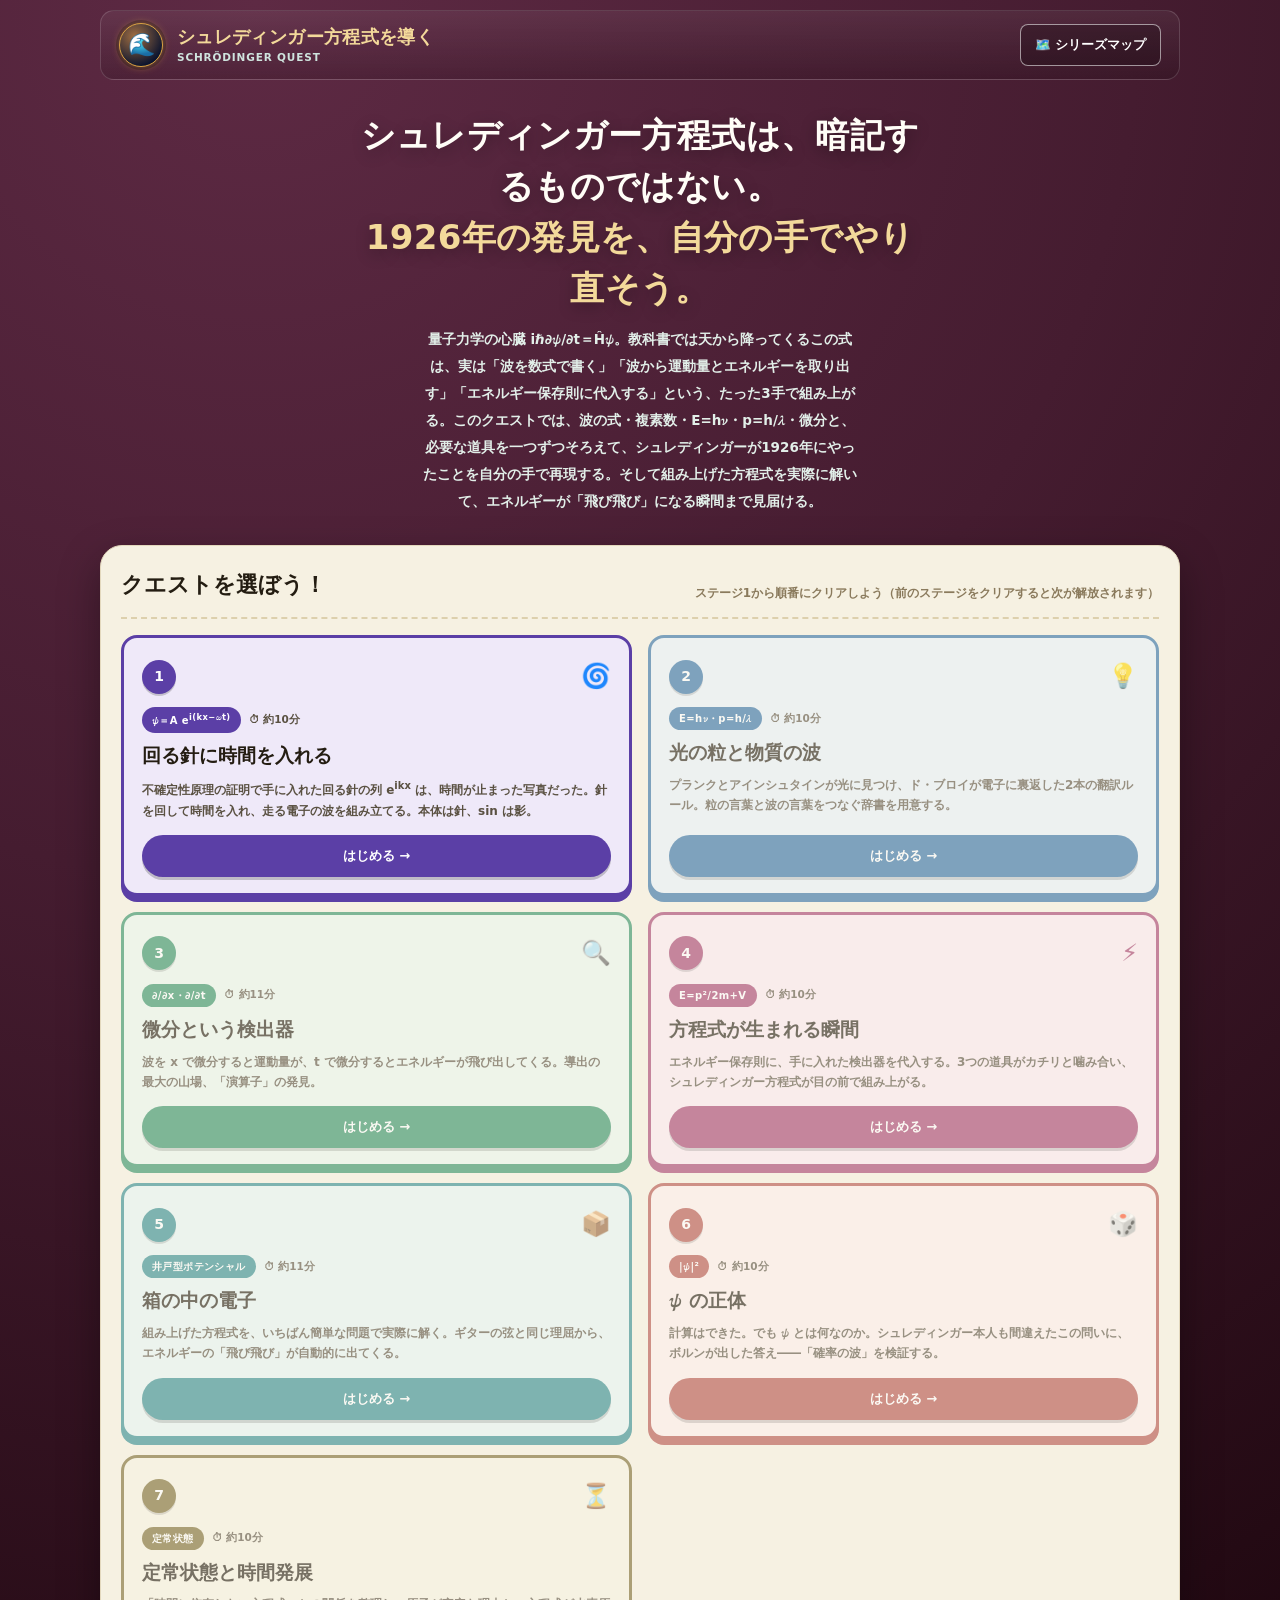
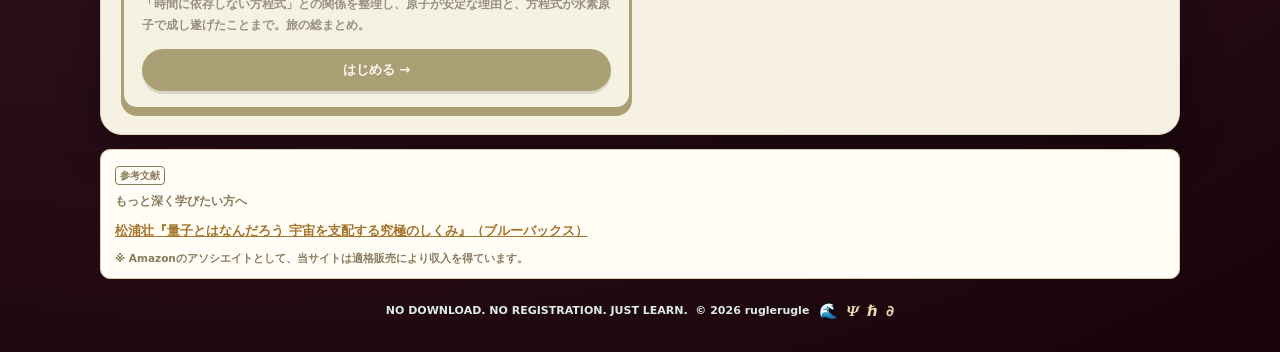
<file: index.html>
<!DOCTYPE html>
<html lang="ja">
<head>
<meta charset="UTF-8">
<meta name="viewport" content="width=device-width, initial-scale=1.0">
<meta name="theme-color" content="#451c30">
<!-- Google tag (gtag.js) -->
<script async src="https://www.googletagmanager.com/gtag/js?id=G-9RTQCP2HXM"></script>
<script>
  window.dataLayer = window.dataLayer || [];
  function gtag(){dataLayer.push(arguments);}
  gtag('js', new Date());
  gtag('config', 'G-9RTQCP2HXM');
</script>
<title>シュレディンガー方程式を導く ― 全7ステージの無料学習ゲーム</title>
<meta name="description" content="量子力学の心臓、シュレディンガー方程式（シュレーディンガー方程式）はどこから来たのか。複素数の波・E=hν・p=h/λ・微分――道具を一つずつそろえて、1926年の方程式を自分の手で組み立てる全7ステージの無料学習サイト。ねこ博士とうさ美が案内します。">
<link rel="canonical" href="https://quantum-mechanics.habatakijuku.com/schrodinger-equation/">
<meta property="og:type" content="website">
<meta property="og:site_name" content="シュレディンガー方程式を導く">
<meta property="og:locale" content="ja_JP">
<meta property="og:title" content="シュレディンガー方程式を導く ― 全7ステージの無料学習ゲーム">
<meta property="og:description" content="量子力学の心臓 iℏ∂ψ/∂t＝Ĥψ は、暗記するものではない。波の式と微分だけで、1926年の方程式を自分の手で組み立てる。">
<meta property="og:url" content="https://quantum-mechanics.habatakijuku.com/schrodinger-equation/">
<meta property="og:image" content="https://quantum-mechanics.habatakijuku.com/schrodinger-equation/images/ogp.png">
<meta property="og:image:width" content="1200">
<meta property="og:image:height" content="630">
<meta name="twitter:card" content="summary_large_image">
<link rel="icon" type="image/png" href="images/favicon.png">
<link rel="stylesheet" href="design-system.css">
<script type="application/ld+json">
{
  "@context": "https://schema.org",
  "@type": "LearningResource",
  "name": "シュレディンガー方程式を導く",
  "alternateName": "SCHRÖDINGER QUEST",
  "description": "量子力学の基礎方程式であるシュレディンガー方程式を、複素数の波・光量子仮説と物質波・微分演算子・エネルギー保存則から自分の手で組み立て、井戸型ポテンシャルを解いて確率解釈と時間発展まで学ぶ全7ステージの無料学習サイト。",
  "url": "https://quantum-mechanics.habatakijuku.com/schrodinger-equation/",
  "inLanguage": "ja",
  "learningResourceType": "learning activity",
  "educationalLevel": "中学生以上",
  "teaches": "シュレディンガー方程式の導出（複素数の波・E=hν・p=h/λ・微分演算子・エネルギー保存則・井戸型ポテンシャル・ボルンの確率解釈・定常状態と時間発展）",
  "isAccessibleForFree": true,
  "author": { "@type": "Person", "name": "ruglerugle" }
}
</script>
</head>
<body>
<div class="shell">
  <nav class="topbar" aria-label="サイト情報">
    <span class="brand-badge" aria-hidden="true">🌊</span>
    <span class="brand-copy">
      <strong>シュレディンガー方程式を導く</strong>
      <small>SCHRÖDINGER QUEST</small>
    </span>
    <a class="head-reset" style="margin-left:auto" href="https://quantum-mechanics.habatakijuku.com/" title="量子力学、冒険の書（シリーズマップ）へ">🗺️ シリーズマップ</a>
  </nav>

  <header class="hero">
    <div class="hero-copy">
      <h1><span class="line">シュレディンガー方程式は、暗記するものではない。</span><span class="line accent">1926年の発見を、自分の手でやり直そう。</span></h1>
      <p>量子力学の心臓 <span class="nowrap">iℏ∂ψ/∂t＝Ĥψ</span>。教科書では天から降ってくるこの式は、実は「波を数式で書く」「波から運動量とエネルギーを取り出す」「エネルギー保存則に代入する」という、たった3手で組み上がる。このクエストでは、波の式・複素数・<span class="nowrap">E=hν</span>・<span class="nowrap">p=h/λ</span>・微分と、必要な道具を一つずつそろえて、シュレディンガーが1926年にやったことを自分の手で再現する。そして組み上げた方程式を実際に解いて、エネルギーが「飛び飛び」になる瞬間まで見届ける。</p>
    </div>
  </header>

  <main>
    <section class="board" aria-labelledby="quest-heading">
      <div class="board-head">
        <div><h2 id="quest-heading">クエストを選ぼう！</h2></div>
        <p>ステージ1から順番にクリアしよう（前のステージをクリアすると次が解放されます）</p>
      </div>

      <div class="quest-grid">
        <a class="quest-card" href="stage1.html" data-stage="1" style="--accent:#5b3fa6;--accent-bg:#efe9f9">
          <div class="q-top"><span class="q-num">1</span><span class="q-suit" aria-hidden="true">🌀</span></div>
          <div class="q-meta"><span class="q-tag">ψ＝A e<sup>i(kx−ωt)</sup></span><span class="q-time">⏱ 約10分</span></div>
          <div class="q-title">回る針に時間を入れる</div>
          <p class="q-desc">不確定性原理の証明で手に入れた回る針の列 e<sup>ikx</sup> は、時間が止まった写真だった。針を回して時間を入れ、走る電子の波を組み立てる。本体は針、sin は影。</p>
          <span class="q-cta">はじめる →</span>
        </a>

        <a class="quest-card" href="stage2.html" data-stage="2" style="--accent:#2f6fa6;--accent-bg:#e8f1fa">
          <div class="q-top"><span class="q-num">2</span><span class="q-suit" aria-hidden="true">💡</span></div>
          <div class="q-meta"><span class="q-tag">E=hν・p=h/λ</span><span class="q-time">⏱ 約10分</span></div>
          <div class="q-title">光の粒と物質の波</div>
          <p class="q-desc">プランクとアインシュタインが光に見つけ、ド・ブロイが電子に裏返した2本の翻訳ルール。粒の言葉と波の言葉をつなぐ辞書を用意する。</p>
          <span class="q-cta">はじめる →</span>
        </a>

        <a class="quest-card" href="stage3.html" data-stage="3" style="--accent:#2f8f65;--accent-bg:#eaf7ef">
          <div class="q-top"><span class="q-num">3</span><span class="q-suit" aria-hidden="true">🔍</span></div>
          <div class="q-meta"><span class="q-tag">∂/∂x・∂/∂t</span><span class="q-time">⏱ 約11分</span></div>
          <div class="q-title">微分という検出器</div>
          <p class="q-desc">波を x で微分すると運動量が、t で微分するとエネルギーが飛び出してくる。導出の最大の山場、「演算子」の発見。</p>
          <span class="q-cta">はじめる →</span>
        </a>

        <a class="quest-card" href="stage4.html" data-stage="4" style="--accent:#a63f6f;--accent-bg:#fbe9f1">
          <div class="q-top"><span class="q-num">4</span><span class="q-suit" aria-hidden="true">⚡</span></div>
          <div class="q-meta"><span class="q-tag">E=p²/2m+V</span><span class="q-time">⏱ 約10分</span></div>
          <div class="q-title">方程式が生まれる瞬間</div>
          <p class="q-desc">エネルギー保存則に、手に入れた検出器を代入する。3つの道具がカチリと噛み合い、シュレディンガー方程式が目の前で組み上がる。</p>
          <span class="q-cta">はじめる →</span>
        </a>

        <a class="quest-card" href="stage5.html" data-stage="5" style="--accent:#2f8a8f;--accent-bg:#e6f5f5">
          <div class="q-top"><span class="q-num">5</span><span class="q-suit" aria-hidden="true">📦</span></div>
          <div class="q-meta"><span class="q-tag">井戸型ポテンシャル</span><span class="q-time">⏱ 約11分</span></div>
          <div class="q-title">箱の中の電子</div>
          <p class="q-desc">組み上げた方程式を、いちばん簡単な問題で実際に解く。ギターの弦と同じ理屈から、エネルギーの「飛び飛び」が自動的に出てくる。</p>
          <span class="q-cta">はじめる →</span>
        </a>

        <a class="quest-card" href="stage6.html" data-stage="6" style="--accent:#b5504a;--accent-bg:#fdefed">
          <div class="q-top"><span class="q-num">6</span><span class="q-suit" aria-hidden="true">🎲</span></div>
          <div class="q-meta"><span class="q-tag">|ψ|²</span><span class="q-time">⏱ 約10分</span></div>
          <div class="q-title">ψ の正体</div>
          <p class="q-desc">計算はできた。でも ψ とは何なのか。シュレディンガー本人も間違えたこの問いに、ボルンが出した答え――「確率の波」を検証する。</p>
          <span class="q-cta">はじめる →</span>
        </a>

        <a class="quest-card" href="stage7.html" data-stage="7" style="--accent:#7a6a2f;--accent-bg:#f7f3e2">
          <div class="q-top"><span class="q-num">7</span><span class="q-suit" aria-hidden="true">⏳</span></div>
          <div class="q-meta"><span class="q-tag">定常状態</span><span class="q-time">⏱ 約10分</span></div>
          <div class="q-title">定常状態と時間発展</div>
          <p class="q-desc">「時間に依存しない方程式」との関係を整理し、原子が安定な理由と、方程式が水素原子で成し遂げたことまで。旅の総まとめ。</p>
          <span class="q-cta">はじめる →</span>
        </a>

      </div>
    </section>

    <div id="book-recommend"></div>
  </main>

  <footer>
    <p>NO DOWNLOAD. NO REGISTRATION. JUST LEARN. &nbsp;© <span id="year"></span> ruglerugle</p>
    <div class="footer-suits" aria-hidden="true"><span>🌊</span><span>Ψ</span><span>ℏ</span><span>∂</span></div>
  </footer>
</div>

<script>
  document.getElementById("year").textContent = new Date().getFullYear();
</script>
<script src="js/progress.js"></script>
<script>SQ.initCoverPage();</script>
<script src="https://my.habatakijuku.com/sync.js" defer></script>
</body>
</html>
</file>
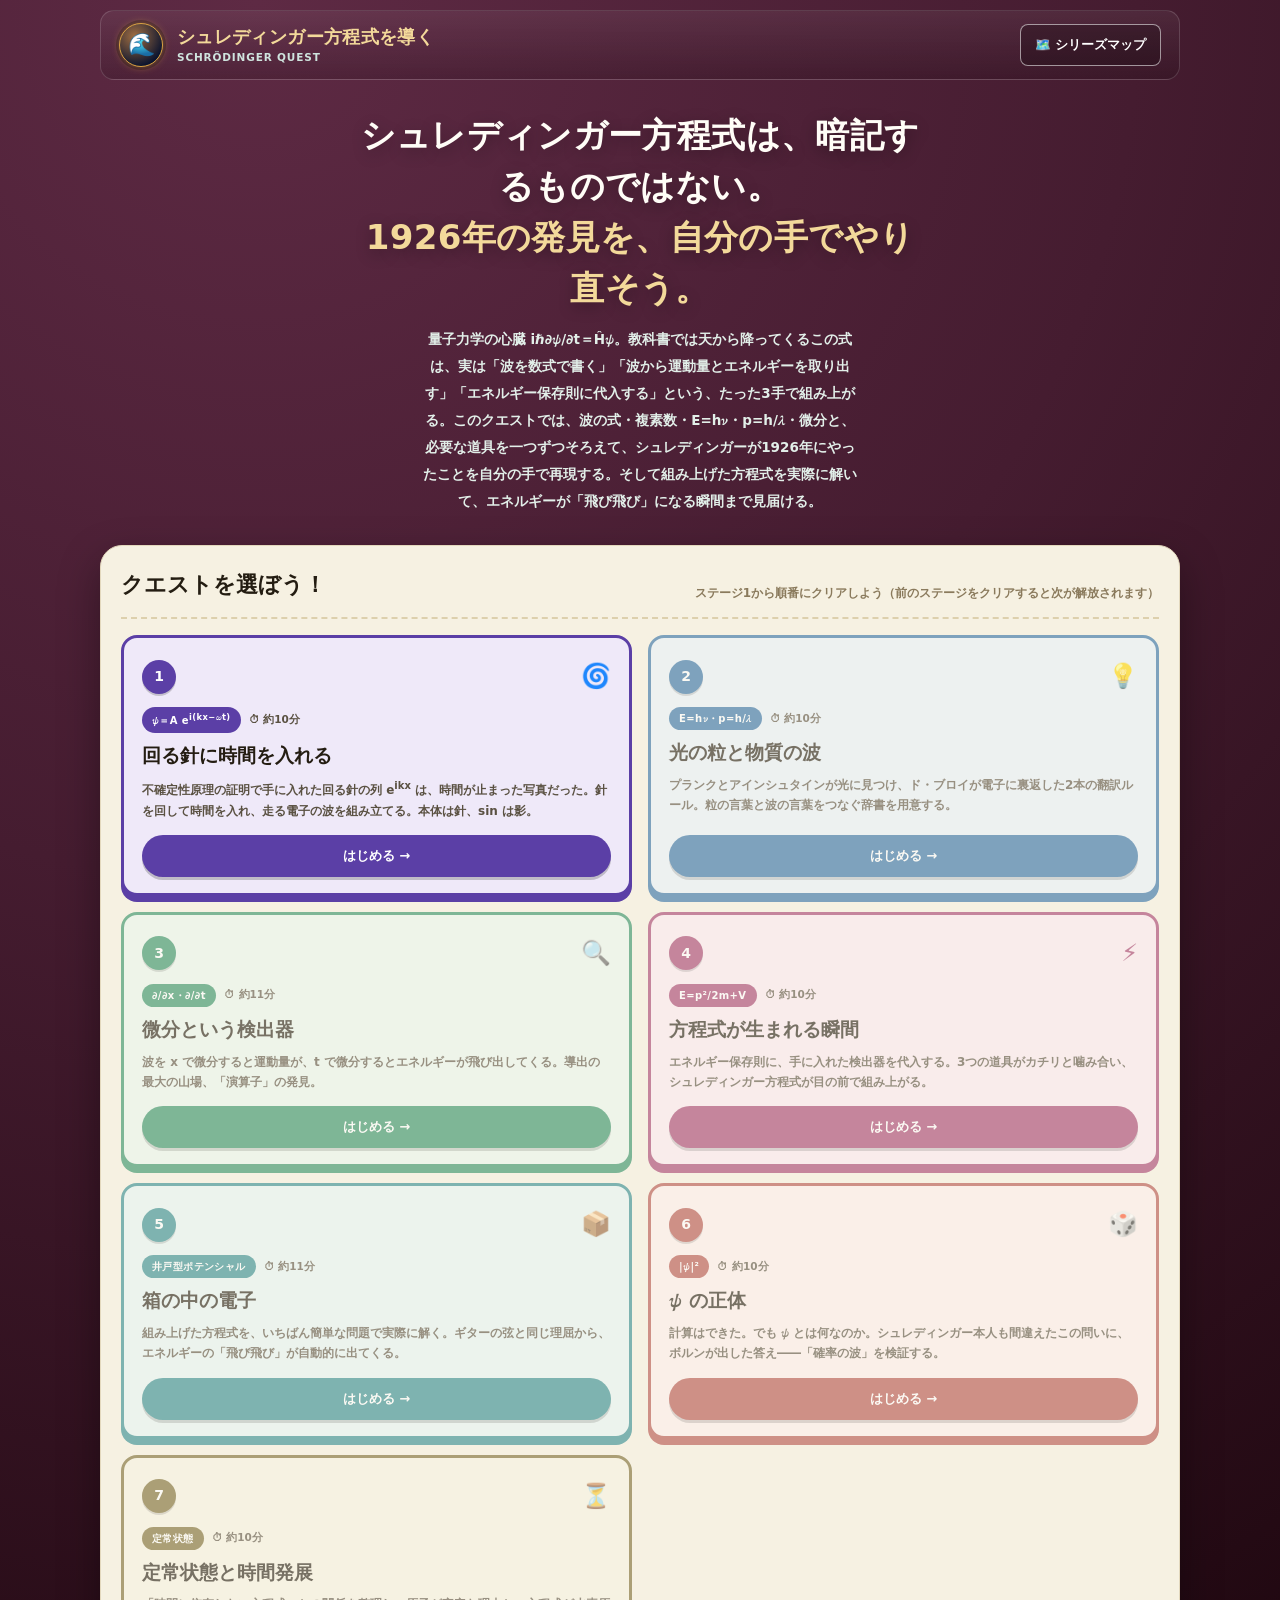
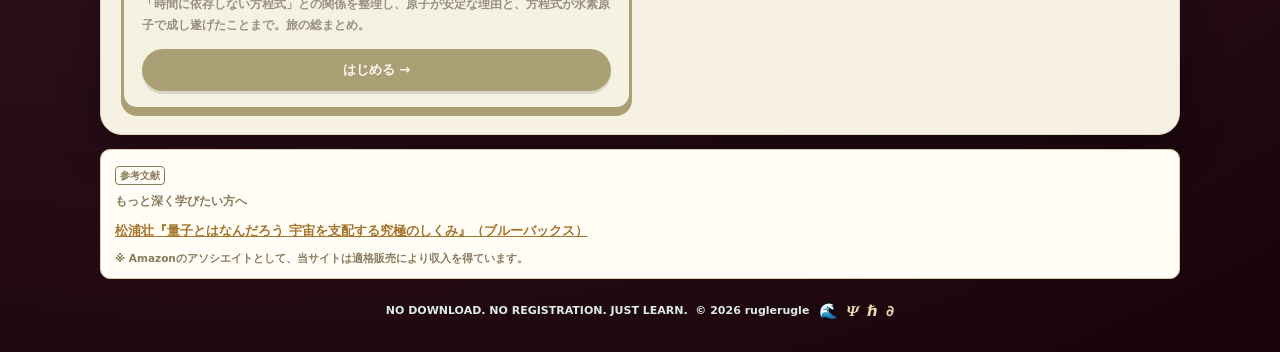
<file: complete.html>
<!DOCTYPE html>
<html lang="ja">
<head>
<meta charset="UTF-8">
<meta name="viewport" content="width=device-width, initial-scale=1.0">
<meta name="theme-color" content="#451c30">
<!-- Google tag (gtag.js) -->
<script async src="https://www.googletagmanager.com/gtag/js?id=G-9RTQCP2HXM"></script>
<script>
  window.dataLayer = window.dataLayer || [];
  function gtag(){dataLayer.push(arguments);}
  gtag('js', new Date());
  gtag('config', 'G-9RTQCP2HXM');
</script>
<title>全ステージクリア ― シュレディンガー方程式を導く</title>
<meta name="description" content="シュレディンガー方程式を導く、全7ステージクリアおめでとう。ここまでの導出の旅を振り返ろう。">
<meta name="robots" content="noindex">
<link rel="canonical" href="https://quantum-mechanics.habatakijuku.com/schrodinger-equation/complete">
<meta property="og:type" content="website">
<meta property="og:site_name" content="シュレディンガー方程式を導く">
<meta property="og:locale" content="ja_JP">
<meta property="og:title" content="全ステージクリア ― シュレディンガー方程式を導く">
<meta property="og:description" content="全7ステージクリアおめでとう。導出の旅を振り返ろう。">
<meta property="og:url" content="https://quantum-mechanics.habatakijuku.com/schrodinger-equation/complete">
<meta property="og:image" content="https://quantum-mechanics.habatakijuku.com/schrodinger-equation/images/ogp.png">
<meta property="og:image:width" content="1200">
<meta property="og:image:height" content="630">
<meta name="twitter:card" content="summary_large_image">
<link rel="icon" type="image/png" href="images/favicon.png">
<link rel="stylesheet" href="design-system.css">
</head>
<body>
<div class="shell">
  <nav class="topbar" aria-label="サイト情報">
    <span class="brand-badge" aria-hidden="true">🌊</span>
    <span class="brand-copy">
      <strong>シュレディンガー方程式を導く</strong>
      <small>SCHRÖDINGER QUEST</small>
    </span>
    <a class="head-reset" style="margin-left:auto" href="https://quantum-mechanics.habatakijuku.com/" title="量子力学、冒険の書（シリーズマップ）へ">🗺️ シリーズマップ</a>
  </nav>

  <header class="hero">
    <div class="hero-copy">
      <h1><span class="line">導出完了。iℏ∂ψ/∂t ＝ Ĥψ ∎</span></h1>
      <p>『不確定性原理の証明』で手に入れた回る針の列 e<sup>ikx</sup> に時間を入れるところから出発して、走る波 ψ＝Ae<sup>i(kx−ωt)</sup>、2本の辞書、微分の検出器、そしてエネルギー保存則。1926年にシュレディンガーが世界に示した方程式を、きみは部品集めから最終組み立てまで、自分の手でやり切った。そのうえで方程式を実際に解いて、量子化・確率解釈・原子の安定まで見届けた。旅を振り返ろう。</p>
    </div>
  </header>

  <main>
    <section class="board" aria-labelledby="recap-heading">
      <div class="board-head">
        <div><h2 id="recap-heading">ここまでの旅を振り返ろう</h2></div>
      </div>

      <div class="recap-list">
        <div class="recap-item">
          <span class="recap-num">1</span>
          <div class="recap-body"><span class="recap-title">回る針に時間を入れる。</span> <span class="recap-desc">『不確定性原理の証明』の針の列 e<sup>ikx</sup> を回して、走る電子の波 ψ＝Ae<sup>i(kx−ωt)</sup> に。本体は針、sin は影。大きさが消えず、微分で形が崩れない。</span></div>
        </div>
        <div class="recap-item">
          <span class="recap-num">2</span>
          <div class="recap-body"><span class="recap-title">光の粒と物質の波。</span> <span class="recap-desc">光電効果の E＝hν、ド・ブロイの裏返し p＝h/λ。ℏ を使って辞書 E＝ℏω・p＝ℏk を整えた。</span></div>
        </div>
        <div class="recap-item">
          <span class="recap-num">3</span>
          <div class="recap-body"><span class="recap-title">微分という検出器。</span> <span class="recap-desc">肩の係数が前に飛び出す。−iℏ∂/∂x が p を、iℏ∂/∂t が E を、−ℏ²∂²/∂x² が p² を波から読み出した。</span></div>
        </div>
        <div class="recap-item">
          <span class="recap-num">4</span>
          <div class="recap-body"><span class="recap-title">方程式が生まれる瞬間。</span> <span class="recap-desc">E＝p²/2m＋V に検出器を代入。iℏ∂ψ/∂t＝−(ℏ²/2m)∂²ψ/∂x²＋Vψ が組み上がり、i が居座った。</span></div>
        </div>
        <div class="recap-item">
          <span class="recap-num">5</span>
          <div class="recap-body"><span class="recap-title">箱の中の電子。</span> <span class="recap-desc">壁にちょうどはまる波だけが生き残り、Eₙ＝n²h²/8mL²。量子化と零点エネルギーが計算から転がり出た。</span></div>
        </div>
        <div class="recap-item">
          <span class="recap-num">6</span>
          <div class="recap-body"><span class="recap-title">ψ の正体。</span> <span class="recap-desc">シュレディンガーの「実体の雲」は敗れ、ボルンの |ψ|²＝確率の台帳が勝った。規格化で振幅まで決まった。</span></div>
        </div>
        <div class="recap-item">
          <span class="recap-num">7</span>
          <div class="recap-body"><span class="recap-title">定常状態と時間発展。</span> <span class="recap-desc">針は回るのに景色は凍る。原子は潰れず、段差が光の色 hν＝E₂−E₁ を決め、水素原子が完全に解けた。</span></div>
        </div>
      </div>

      <div class="dialogue-scene">
        <div class="dialog-row right">
          <div class="dialog-character">
            <div class="dialog-avatar student"><img src="images/rabbit.webp" width="300" height="386" alt=""></div>
            <div class="dialog-name student">うさ美</div>
          </div>
          <div class="dialog-bubble">一番驚いたのは、組み立てに使った部品がぜんぶ「ありもの」だったことです。円を回る点の高さ、複利の e、光電効果の式、傾きを読む微分、エネルギー保存則……。新発明はひとつもないのに、正しい順番で噛み合わせたら、原子の世界を丸ごと予言する機械になってしまった。そして、その設計図のいちばん深いところに、2乗して −1 になる「ありえない数」が本質として埋まっているのが、なんだか痛快です。</div>
        </div>
        <div class="dialog-row">
          <div class="dialog-character">
            <div class="dialog-avatar mentor"><img src="images/cat.webp" width="300" height="386" alt=""></div>
            <div class="dialog-name mentor">ねこ博士</div>
          </div>
          <div class="dialog-bubble">それこそが物理の醍醐味だよ。教科書でいきなり現れたように見える式には、必ず組み立ての物語がある。きみは今日、その物語を最初から最後まで自分の手でなぞった。この先、量子力学のどんな式に出会っても、きっと問えるはずだ――「この式は、どんな部品から、どう組まれたのか？」とね。その問いを持ち続ける人を、物理学者と呼ぶんだ。お疲れさま！</div>
        </div>
      </div>

      <div class="board-head">
        <div><h2 id="next-heading">次の旅へ</h2></div>
        <p>方程式の次は「量子コンピュータ」。ここまでの旅でそろえた矢印・もつれ・干渉を使って、量子コンピュータがなぜ速いのかを自分の手で確かめよう</p>
      </div>
      <div class="complete-actions">
        <a class="btn btn-primary" href="https://quantum-mechanics.habatakijuku.com/quantum-computer/" target="_blank" rel="noopener">量子コンピューターの仕組み →</a>
        <a class="btn" href="https://quantum-mechanics.habatakijuku.com/" target="_blank" rel="noopener">🗺 シリーズマップを見る</a>
      </div>

      <div class="complete-actions">
        <a class="btn btn-primary" id="btn-share" href="#" target="_blank" rel="noopener">𝕏 クリアをシェアする</a>
        <a class="btn" href="index.html">トップに戻る →</a>
        <button class="btn" id="btn-reset-all">🔄 進捗をリセットして最初から</button>
      </div>
    </section>

    <div id="book-recommend"></div>
  </main>

  <footer>
    <p>NO DOWNLOAD. NO REGISTRATION. JUST LEARN. &nbsp;© <span id="year"></span> ruglerugle</p>
    <div class="footer-suits" aria-hidden="true"><span>🌊</span><span>Ψ</span><span>ℏ</span><span>∂</span></div>
  </footer>
</div>

<script>
  document.getElementById("year").textContent = new Date().getFullYear();
  document.getElementById("btn-share").href =
    "https://twitter.com/intent/tweet?text=" +
    encodeURIComponent("シュレディンガー方程式 iℏ∂ψ/∂t＝Ĥψ を、部品集めから最終組み立てまで自分の手で導出しました！🌊") +
    "&url=" + encodeURIComponent("https://quantum-mechanics.habatakijuku.com/schrodinger-equation/");
</script>
<script src="js/progress.js"></script>
<script>SQ.initCompletePage();</script>
<script src="https://my.habatakijuku.com/sync.js" defer></script>
</body>
</html>
</file>
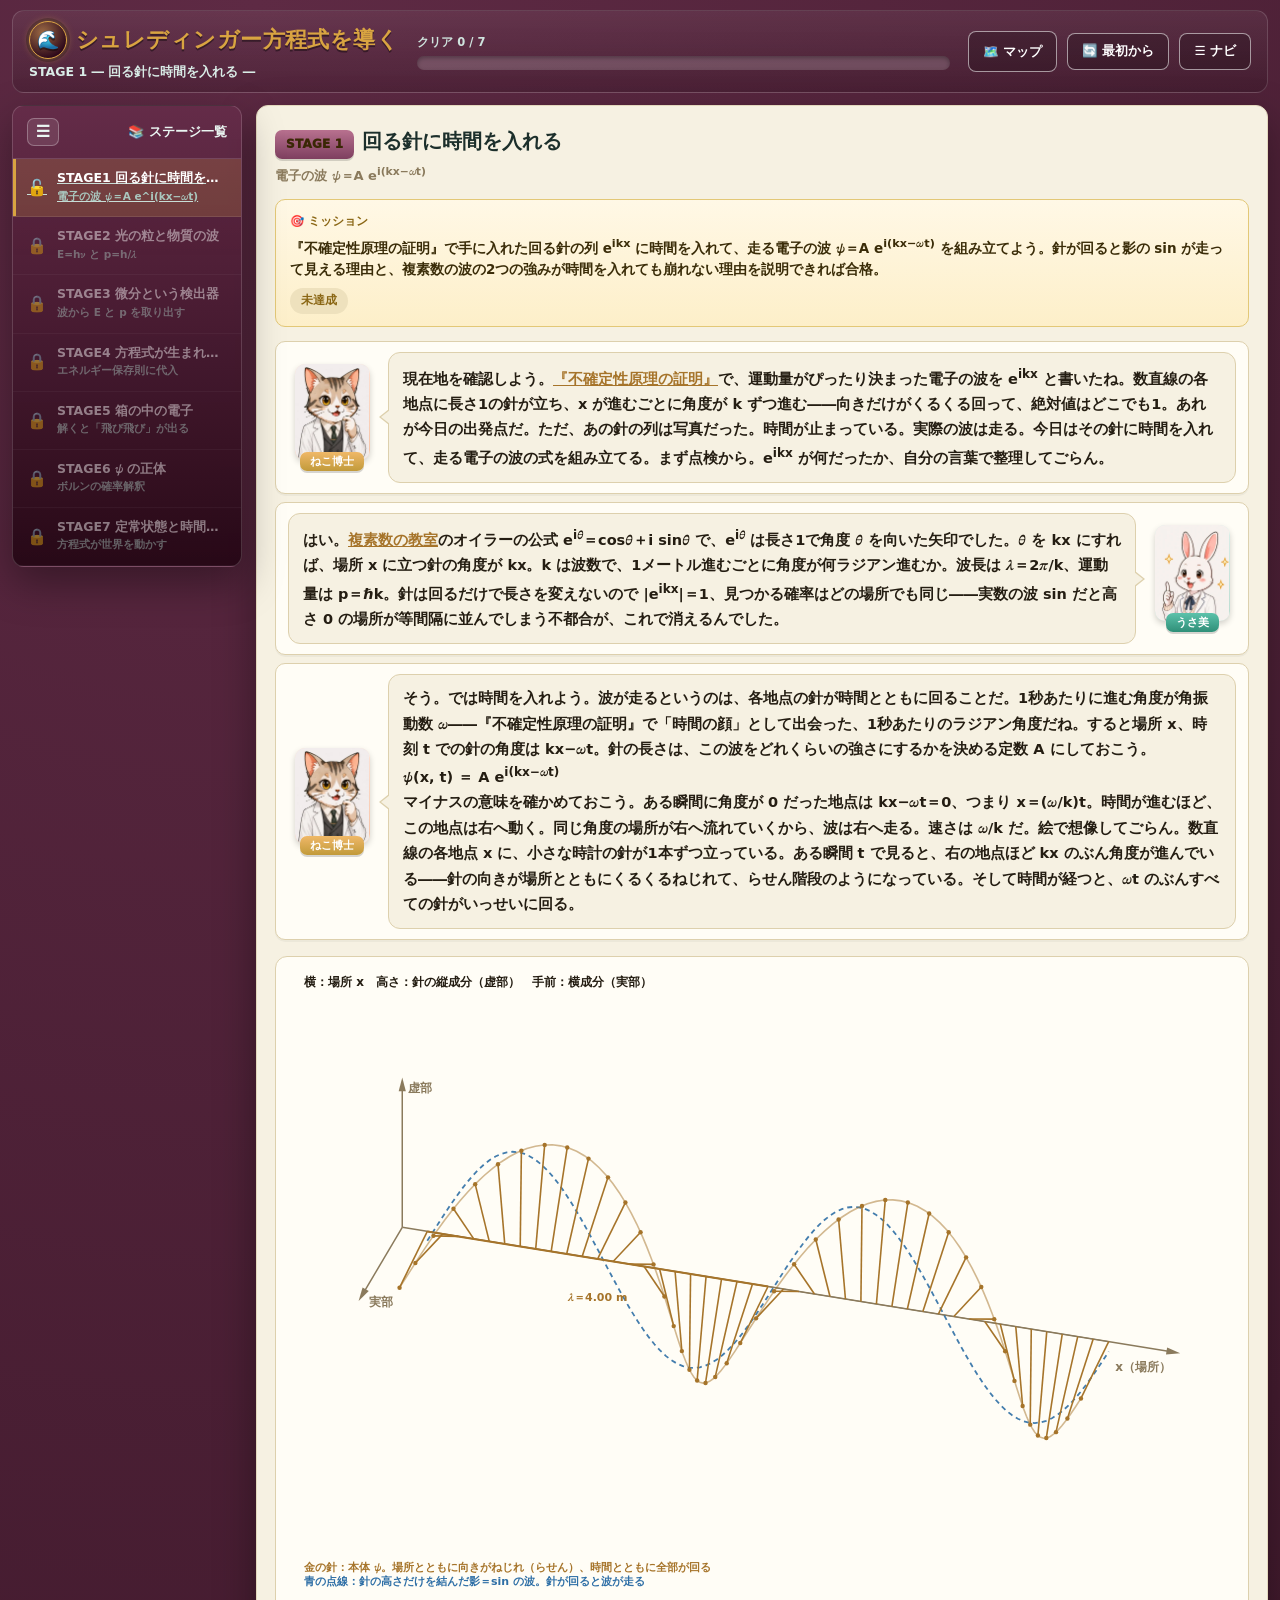
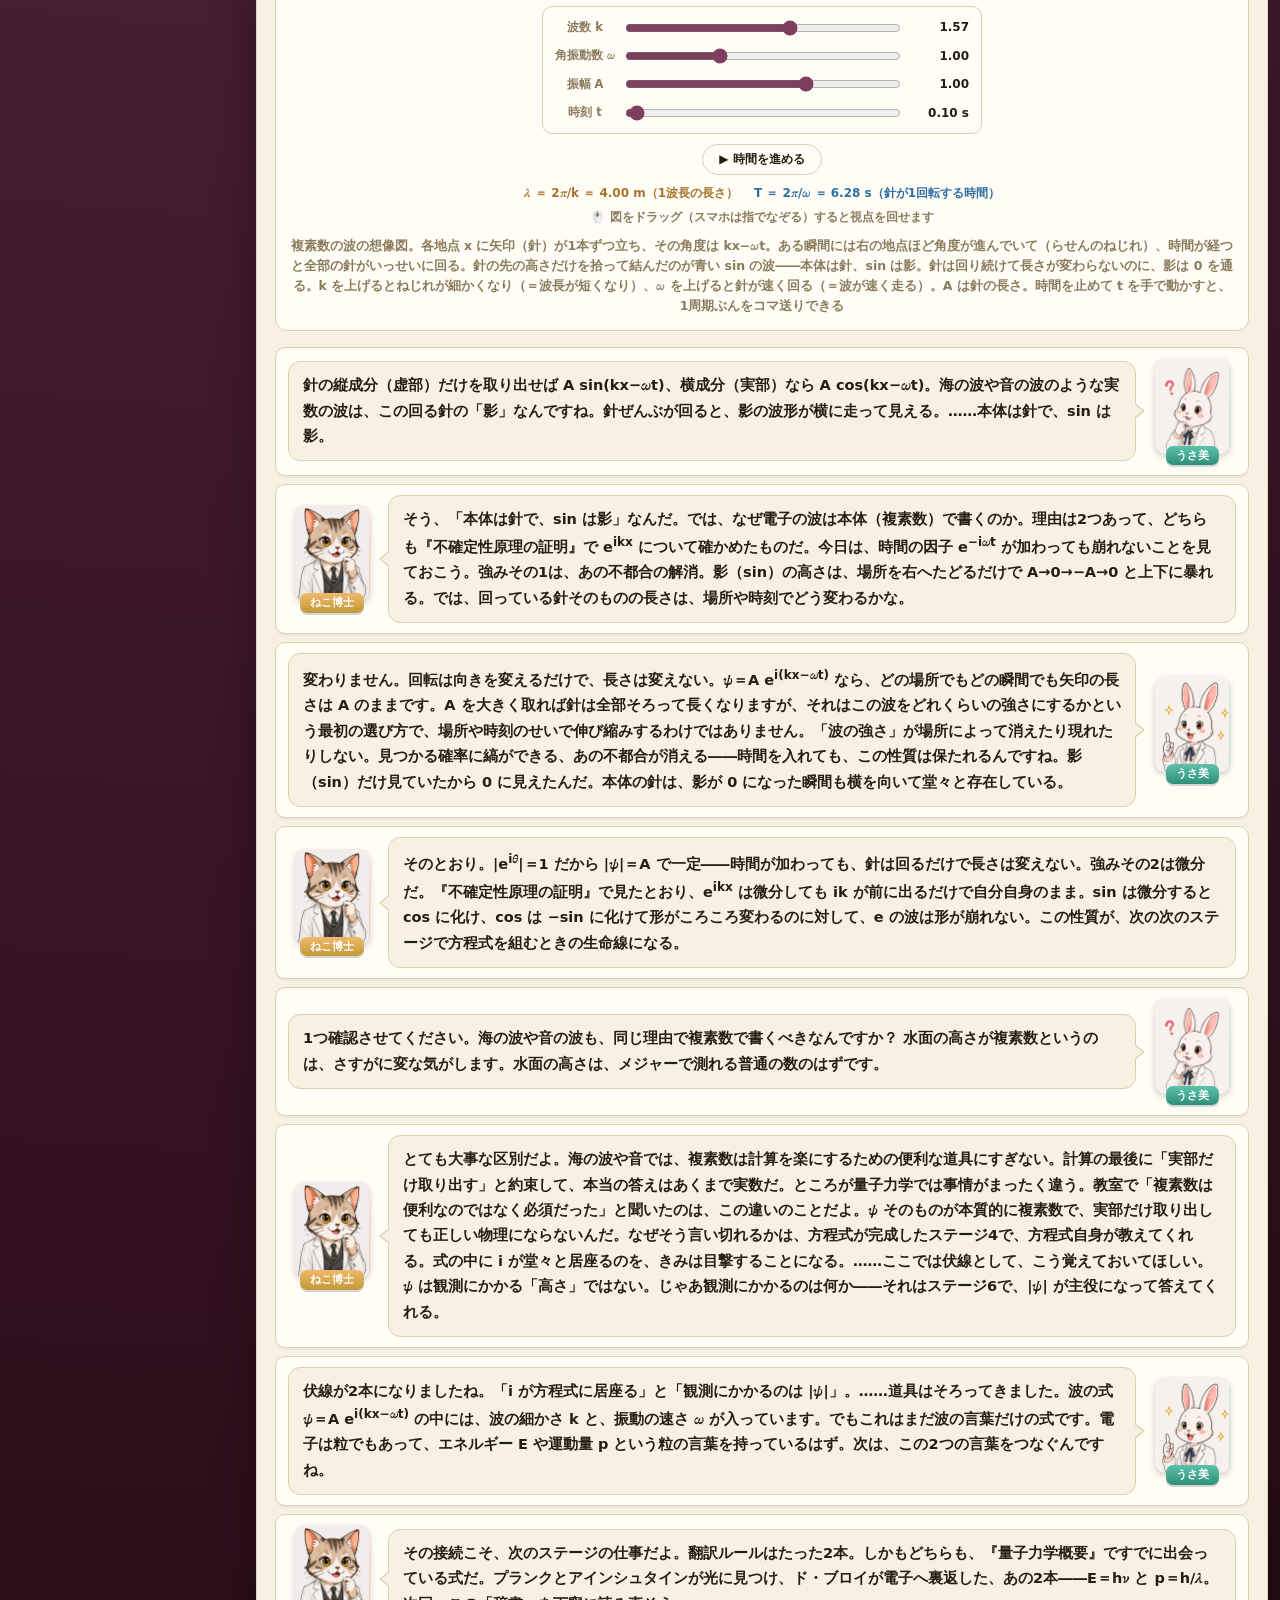
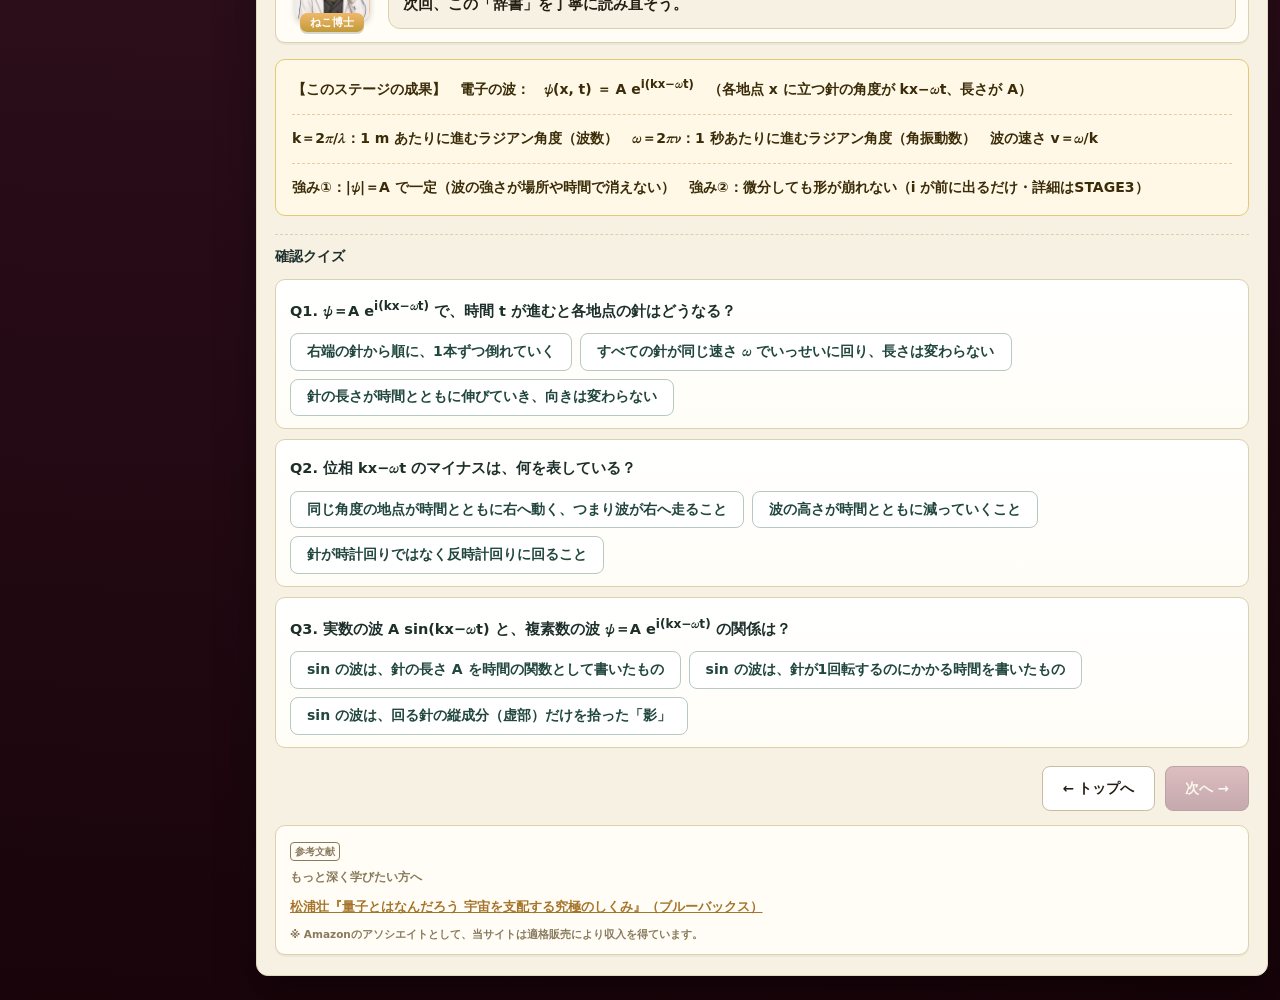
<file: stage1.html>
<!DOCTYPE html>
<html lang="ja">
<head>
<meta charset="UTF-8">
<meta name="viewport" content="width=device-width, initial-scale=1.0">
<meta name="theme-color" content="#451c30">
<!-- Google tag (gtag.js) -->
<script async src="https://www.googletagmanager.com/gtag/js?id=G-9RTQCP2HXM"></script>
<script>
  window.dataLayer = window.dataLayer || [];
  function gtag(){dataLayer.push(arguments);}
  gtag('js', new Date());
  gtag('config', 'G-9RTQCP2HXM');
</script>
<title>STAGE1 回る針に時間を入れる ― シュレディンガー方程式を導く</title>
<meta name="description" content="『不確定性原理の証明』で手に入れた回る針の列 e^ikx に時間を入れ、走る電子の波 ψ＝Ae^i(kx−ωt) を組み立てる。本体は針、sin は影――複素数の波の2つの強みが、時間を入れても崩れないことを確かめる。">
<link rel="canonical" href="https://quantum-mechanics.habatakijuku.com/schrodinger-equation/stage1">
<meta property="og:type" content="article">
<meta property="og:site_name" content="シュレディンガー方程式を導く">
<meta property="og:locale" content="ja_JP">
<meta property="og:title" content="STAGE1 回る針に時間を入れる ― シュレディンガー方程式を導く">
<meta property="og:description" content="回る針の列 e^ikx に時間を入れて、走る電子の波 ψ＝Ae^i(kx−ωt) を組み立てる。">
<meta property="og:url" content="https://quantum-mechanics.habatakijuku.com/schrodinger-equation/stage1">
<meta property="og:image" content="https://quantum-mechanics.habatakijuku.com/schrodinger-equation/images/ogp.png">
<meta property="og:image:width" content="1200">
<meta property="og:image:height" content="630">
<meta name="twitter:card" content="summary_large_image">
<link rel="icon" type="image/png" href="images/favicon.png">
<link rel="stylesheet" href="design-system.css">
<style>
  /* 線の太さは viewBox の拡大率に引きずられず、画面上のCSSピクセルで決まるようにする
     （『<a href="https://quantum-mechanics.habatakijuku.com/general/" target="_blank" rel="noopener" style="color:#a6742a;text-decoration:underline">量子力学概要</a>』のcanvas図と同じ基準・同じ線の重さにそろえるため） */
  .sq-svg *{vector-effect:non-scaling-stroke}
  .sim-ctrl{display:grid;grid-template-columns:auto minmax(0,1fr) auto;gap:8px 10px;align-items:center;
    max-width:440px;margin:12px auto 0;padding:10px 12px;border:1px solid var(--line);border-radius:10px;background:var(--paper2)}
  .sim-ctrl label{font-size:11.5px;font-weight:800;color:var(--muted);white-space:nowrap}
  .sim-ctrl input[type=range]{width:100%;accent-color:#7e3f5f}
  .sim-ctrl .val{font-size:12px;font-weight:900;color:var(--ink);font-variant-numeric:tabular-nums;min-width:58px;text-align:right}
  @media (max-width:560px){
    .sim-ctrl{grid-template-columns:minmax(0,1fr) auto}
    .sim-ctrl label{grid-column:1 / -1;white-space:normal}
  }
  .cv-wrap{width:100%}
  #hands3d{display:block;width:100%;height:auto;touch-action:none;cursor:move}
  .sim-play{display:block;margin:10px auto 0;padding:6px 16px;border:1px solid var(--line);border-radius:999px;
    background:var(--paper2);color:var(--ink);font-size:12px;font-weight:800;cursor:pointer}
  .sim-play:hover{background:#fff}
  .readout{display:flex;flex-wrap:wrap;gap:4px 16px;justify-content:center;margin-top:8px;font-size:12px;font-weight:700;color:var(--ink)}
  .readout .sub{flex-basis:100%;text-align:center;color:var(--muted);font-weight:700}
  .readout b{font-weight:900;font-variant-numeric:tabular-nums;color:inherit}
</style>
</head>
<body>
<div class="app-shell side-collapsed" id="app-shell">
  <header class="game-header">
    <div class="brand">
      <div class="brand-title"><a class="head-reset home-badge" href="index.html" title="トップへ" aria-label="トップへ">🌊</a> <span>シュレディンガー方程式を導く</span></div>
      <div class="brand-sub">STAGE 1 ― 回る針に時間を入れる ―</div>
    </div>
    <div class="head-progress-wrap">
      <div class="head-progress-label" id="progress-label">クリア 0 / 7</div>
      <div class="head-progress" role="progressbar" aria-label="クリア済みステージ数" aria-valuemin="0" aria-valuemax="7" aria-valuenow="0"><div class="head-progress-fill" id="progress-fill" style="width:0%"></div></div>
    </div>
    <div class="header-actions">
      <a class="head-reset" href="https://quantum-mechanics.habatakijuku.com/" title="量子力学、冒険の書（シリーズマップ）へ">🗺️ マップ</a>
      <button class="head-reset" id="btn-reset-all">🔄 最初から</button>
      <button class="head-reset" id="head-nav-toggle" title="ステージ一覧の表示切替">☰ ナビ</button>
    </div>
  </header>

  <div class="game-layout">
    <div class="side-backdrop" id="side-backdrop"></div>
    <aside class="side-panel">
      <div class="side-head">
        <button class="side-toggle" id="sidebar-toggle" title="ステージ一覧の表示切替" aria-label="ステージ一覧の表示切替">☰</button>
        <span class="side-head-text">📚 ステージ一覧</span>
      </div>
      <div class="side-list" id="side-list"></div>
    </aside>

    <main class="main-area">
      <div class="chapter-head">
        <span class="chapter-badge">STAGE 1</span><h1 class="chapter-title">回る針に時間を入れる</h1>
        <div class="chapter-sub">電子の波 ψ＝A e<sup>i(kx−ωt)</sup></div>
      </div>

      <div class="mission-box">
        <div class="mission-label">🎯 ミッション</div>
        <div class="mission-text">『不確定性原理の証明』で手に入れた回る針の列 e<sup>ikx</sup> に時間を入れて、走る電子の波 ψ＝A e<sup>i(kx−ωt)</sup> を組み立てよう。針が回ると影の sin が走って見える理由と、複素数の波の2つの強みが時間を入れても崩れない理由を説明できれば合格。</div>
        <span class="mission-status" id="mission-status">未達成</span>
      </div>

      <div class="dialogue-scene">
        <div class="dialog-row">
          <div class="dialog-character">
            <div class="dialog-avatar mentor"><img src="images/cat.webp" width="300" height="386" alt=""></div>
            <div class="dialog-name mentor">ねこ博士</div>
          </div>
          <div class="dialog-bubble">現在地を確認しよう。<a href="https://quantum-mechanics.habatakijuku.com/kennard-inequality/" target="_blank" rel="noopener" style="color:#a6742a;text-decoration:underline">『不確定性原理の証明』</a>で、運動量がぴったり決まった電子の波を <strong>e<sup>ikx</sup></strong> と書いたね。数直線の各地点に長さ1の針が立ち、x が進むごとに角度が k ずつ進む――向きだけがくるくる回って、絶対値はどこでも1。あれが今日の出発点だ。ただ、あの針の列は<strong>写真</strong>だった。時間が止まっている。実際の波は走る。今日はその針に<strong>時間を入れて</strong>、走る電子の波の式を組み立てる。まず点検から。e<sup>ikx</sup> が何だったか、自分の言葉で整理してごらん。</div>
        </div>
        <div class="dialog-row right">
          <div class="dialog-character">
            <div class="dialog-avatar student"><img src="images/rabbit.webp" width="300" height="386" alt=""></div>
            <div class="dialog-name student">うさ美</div>
          </div>
          <div class="dialog-bubble">はい。<a href="https://complex-number.habatakijuku.com/" target="_blank" rel="noopener" style="color:#a6742a;text-decoration:underline">複素数の教室</a>のオイラーの公式 e<sup>iθ</sup>＝cosθ＋i sinθ で、e<sup>iθ</sup> は<strong>長さ1で角度 θ を向いた矢印</strong>でした。θ を kx にすれば、場所 x に立つ針の角度が kx。k は波数で、<strong>1メートル進むごとに角度が何ラジアン進むか</strong>。波長は λ＝2π/k、運動量は p＝ℏk。針は回るだけで長さを変えないので |e<sup>ikx</sup>|＝1、見つかる確率はどの場所でも同じ――実数の波 sin だと高さ 0 の場所が等間隔に並んでしまう不都合が、これで消えるんでした。</div>
        </div>
        <div class="dialog-row">
          <div class="dialog-character">
            <div class="dialog-avatar mentor"><img src="images/cat.webp" width="300" height="386" alt=""></div>
            <div class="dialog-name mentor">ねこ博士</div>
          </div>
          <div class="dialog-bubble">そう。では時間を入れよう。波が走るというのは、<strong>各地点の針が時間とともに回る</strong>ことだ。1秒あたりに進む角度が<strong>角振動数 ω</strong>――『不確定性原理の証明』で「時間の顔」として出会った、1秒あたりのラジアン角度だね。すると場所 x、時刻 t での針の角度は <strong>kx−ωt</strong>。針の長さは、この波をどれくらいの強さにするかを決める定数 <strong>A</strong> にしておこう。<br><strong>ψ(x, t) ＝ A e<sup>i(kx−ωt)</sup></strong><br>マイナスの意味を確かめておこう。ある瞬間に角度が 0 だった地点は kx−ωt＝0、つまり x＝(ω/k)t。時間が進むほど、この地点は右へ動く。<strong>同じ角度の場所が右へ流れていくから、波は右へ走る</strong>。速さは ω/k だ。絵で想像してごらん。数直線の<strong>各地点 x に、小さな時計の針が1本ずつ立っている</strong>。ある瞬間 t で見ると、右の地点ほど kx のぶん角度が進んでいる――針の向きが場所とともにくるくるねじれて、<strong>らせん階段</strong>のようになっている。そして時間が経つと、ωt のぶん<strong>すべての針がいっせいに回る</strong>。</div>
        </div>
      </div>

      <div class="diagram-box">
        <div class="cv-wrap"><canvas id="hands3d" role="img" aria-label="数直線の各地点に立つ針の列の3Dアニメーション。高さが針の縦成分（虚部）、手前が横成分（実部）。針は場所とともに向きがねじれてらせんになり、時間とともに全部がいっせいに回る。針の高さだけを結んだ青い点線が sin の波で、針が回ると波が走る。波数k・角振動数ω・振幅A・時刻tをスライダーで変えられ、ドラッグで視点を回せる"></canvas></div>
        <div class="sim-ctrl">
          <label for="h-k">波数 k</label>
          <input type="range" id="h-k" min="0.3" max="2.4" step="0.01" value="1.57" aria-label="波数 k（ラジアン毎メートル）">
          <span class="val" id="h-kv">1.57</span>
          <label for="h-w">角振動数 ω</label>
          <input type="range" id="h-w" min="0" max="3" step="0.01" value="1" aria-label="角振動数 ω（ラジアン毎秒）">
          <span class="val" id="h-wv">1.00</span>
          <label for="h-a">振幅 A</label>
          <input type="range" id="h-a" min="0.4" max="1.3" step="0.01" value="1" aria-label="振幅 A">
          <span class="val" id="h-av">1.00</span>
          <label for="h-t">時刻 t</label>
          <input type="range" id="h-t" min="0" max="6.28" step="0.01" value="0" aria-label="時刻 t（秒）">
          <span class="val" id="h-tv">0.00 s</span>
        </div>
        <button class="sim-play" id="h-play" type="button" aria-pressed="true">⏸ 時間を止める</button>
        <div class="readout">
          <span style="color:#a6742a">λ ＝ 2π/k ＝ <b id="h-ro-lam">4.00</b> m（1波長の長さ）</span>
          <span style="color:#2f6fa6">T ＝ 2π/ω ＝ <b id="h-ro-t">6.28</b> s（針が1回転する時間）</span>
          <span class="sub">🖱️ 図をドラッグ（スマホは指でなぞる）すると視点を回せます</span>
        </div>
        <div class="diagram-caption">複素数の波の想像図。<strong>各地点 x に矢印（針）が1本ずつ立ち</strong>、その角度は kx−ωt。ある瞬間には右の地点ほど角度が進んでいて（らせんのねじれ）、時間が経つと全部の針がいっせいに回る。針の先の<strong>高さ</strong>だけを拾って結んだのが青い sin の波――<strong>本体は針、sin は影</strong>。針は回り続けて長さが変わらないのに、影は 0 を通る。<strong>k</strong> を上げるとねじれが細かくなり（＝波長が短くなり）、<strong>ω</strong> を上げると針が速く回る（＝波が速く走る）。<strong>A</strong> は針の長さ。時間を止めて <strong>t</strong> を手で動かすと、1周期ぶんをコマ送りできる</div>
      </div>

      <div class="dialogue-scene">
        <div class="dialog-row right">
          <div class="dialog-character">
            <div class="dialog-avatar student"><img src="images/rabbitThink.webp" width="300" height="386" alt=""></div>
            <div class="dialog-name student">うさ美</div>
          </div>
          <div class="dialog-bubble">針の縦成分（虚部）だけを取り出せば A sin(kx−ωt)、横成分（実部）なら A cos(kx−ωt)。海の波や音の波のような実数の波は、この回る針の「<strong>影</strong>」なんですね。針ぜんぶが回ると、影の波形が横に走って見える。……本体は針で、sin は影。</div>
        </div>
        <div class="dialog-row">
          <div class="dialog-character">
            <div class="dialog-avatar mentor"><img src="images/cat.webp" width="300" height="386" alt=""></div>
            <div class="dialog-name mentor">ねこ博士</div>
          </div>
          <div class="dialog-bubble">そう、「本体は針で、sin は影」なんだ。では、なぜ電子の波は本体（複素数）で書くのか。理由は2つあって、どちらも『不確定性原理の証明』で e<sup>ikx</sup> について確かめたものだ。今日は、時間の因子 e<sup>−iωt</sup> が加わっても崩れないことを見ておこう。<strong>強みその1</strong>は、あの不都合の解消。影（sin）の高さは、場所を右へたどるだけで A→0→−A→0 と上下に暴れる。では、回っている針そのものの長さは、場所や時刻でどう変わるかな。</div>
        </div>
        <div class="dialog-row right">
          <div class="dialog-character">
            <div class="dialog-avatar student"><img src="images/rabbit.webp" width="300" height="386" alt=""></div>
            <div class="dialog-name student">うさ美</div>
          </div>
          <div class="dialog-bubble">変わりません。回転は向きを変えるだけで、長さは変えない。ψ＝A e<sup>i(kx−ωt)</sup> なら、どの場所でもどの瞬間でも<strong>矢印の長さは A のまま</strong>です。A を大きく取れば針は全部そろって長くなりますが、それは<strong>この波をどれくらいの強さにするか</strong>という最初の選び方で、場所や時刻のせいで伸び縮みするわけではありません。「波の強さ」が場所によって消えたり現れたりしない。<strong>見つかる確率に縞ができる、あの不都合が消える</strong>――時間を入れても、この性質は保たれるんですね。影（sin）だけ見ていたから 0 に見えたんだ。本体の針は、影が 0 になった瞬間も横を向いて堂々と存在している。</div>
        </div>
        <div class="dialog-row">
          <div class="dialog-character">
            <div class="dialog-avatar mentor"><img src="images/cat.webp" width="300" height="386" alt=""></div>
            <div class="dialog-name mentor">ねこ博士</div>
          </div>
          <div class="dialog-bubble">そのとおり。|e<sup>iθ</sup>|＝1 だから |ψ|＝A で一定――時間が加わっても、針は回るだけで長さは変えない。<strong>強みその2</strong>は<strong>微分</strong>だ。『不確定性原理の証明』で見たとおり、e<sup>ikx</sup> は微分しても ik が前に出るだけで<strong>自分自身のまま</strong>。sin は微分すると cos に化け、cos は −sin に化けて<strong>形がころころ変わる</strong>のに対して、e の波は形が崩れない。この性質が、次の次のステージで方程式を組むときの生命線になる。</div>
        </div>
        <div class="dialog-row right">
          <div class="dialog-character">
            <div class="dialog-avatar student"><img src="images/rabbitThink.webp" width="300" height="386" alt=""></div>
            <div class="dialog-name student">うさ美</div>
          </div>
          <div class="dialog-bubble">1つ確認させてください。海の波や音の波も、同じ理由で複素数で書くべきなんですか？ 水面の高さが複素数というのは、さすがに変な気がします。水面の高さは、メジャーで測れる普通の数のはずです。</div>
        </div>
        <div class="dialog-row">
          <div class="dialog-character">
            <div class="dialog-avatar mentor"><img src="images/cat.webp" width="300" height="386" alt=""></div>
            <div class="dialog-name mentor">ねこ博士</div>
          </div>
          <div class="dialog-bubble">とても大事な区別だよ。海の波や音では、複素数は<strong>計算を楽にするための便利な道具</strong>にすぎない。計算の最後に「実部だけ取り出す」と約束して、本当の答えはあくまで実数だ。ところが量子力学では事情がまったく違う。教室で「複素数は便利なのではなく<strong>必須</strong>だった」と聞いたのは、この違いのことだよ。<strong>ψ そのものが本質的に複素数</strong>で、実部だけ取り出しても正しい物理にならないんだ。なぜそう言い切れるかは、方程式が完成したステージ4で、方程式自身が教えてくれる。式の中に <strong>i が堂々と居座る</strong>のを、きみは目撃することになる。……ここでは伏線として、こう覚えておいてほしい。<strong>ψ は観測にかかる「高さ」ではない</strong>。じゃあ観測にかかるのは何か――それはステージ6で、|ψ| が主役になって答えてくれる。</div>
        </div>
        <div class="dialog-row right">
          <div class="dialog-character">
            <div class="dialog-avatar student"><img src="images/rabbit.webp" width="300" height="386" alt=""></div>
            <div class="dialog-name student">うさ美</div>
          </div>
          <div class="dialog-bubble">伏線が2本になりましたね。「i が方程式に居座る」と「観測にかかるのは |ψ|」。……道具はそろってきました。波の式 ψ＝A e<sup>i(kx−ωt)</sup> の中には、波の細かさ k と、振動の速さ ω が入っています。でもこれはまだ<strong>波の言葉</strong>だけの式です。電子は粒でもあって、エネルギー E や運動量 p という<strong>粒の言葉</strong>を持っているはず。次は、この2つの言葉をつなぐんですね。</div>
        </div>
        <div class="dialog-row">
          <div class="dialog-character">
            <div class="dialog-avatar mentor"><img src="images/cat.webp" width="300" height="386" alt=""></div>
            <div class="dialog-name mentor">ねこ博士</div>
          </div>
          <div class="dialog-bubble">その接続こそ、次のステージの仕事だよ。翻訳ルールはたった2本。しかもどちらも、『量子力学概要』ですでに出会っている式だ。プランクとアインシュタインが光に見つけ、ド・ブロイが電子へ裏返した、あの2本――E＝hν と p＝h/λ。次回、この「辞書」を丁寧に読み直そう。</div>
        </div>
      </div>

      <div class="formula-box">
        <span class="step">【このステージの成果】　電子の波：　ψ(x, t) ＝ A e<sup>i(kx−ωt)</sup>　（各地点 x に立つ針の角度が kx−ωt、長さが A）</span>
        <span class="step multi"><span class="item">k＝2π/λ：1 m あたりに進むラジアン角度（波数）</span>　<span class="item">ω＝2πν：1 秒あたりに進むラジアン角度（角振動数）</span>　<span class="item">波の速さ v＝ω/k</span></span>
        <span class="step multi"><span class="item">強み①：|ψ|＝A で一定（波の強さが場所や時間で消えない）</span>　<span class="item">強み②：微分しても形が崩れない（i が前に出るだけ・詳細はSTAGE3）</span></span>
      </div>

      <h2 class="quiz-head">確認クイズ</h2>
      <div class="quiz-card" data-quiz>
        <p class="quiz-q">Q1. ψ＝A e<sup>i(kx−ωt)</sup> で、時間 t が進むと各地点の針はどうなる？</p>
        <div class="choice-list">
          <button class="choice-btn">右端の針から順に、1本ずつ倒れていく</button>
          <button class="choice-btn">すべての針が同じ速さ ω でいっせいに回り、長さは変わらない</button>
          <button class="choice-btn">針の長さが時間とともに伸びていき、向きは変わらない</button>
        </div>
        <div class="quiz-explain" hidden>正解！ 角度 kx−ωt の t が進むと、どの地点の針も ω のペースで回る。回転は向きを変えるだけなので、長さ A は変わらない。この「全部がいっせいに回る」動きが、影の sin を横に走らせる。</div>
      </div>

      <div class="quiz-card" data-quiz>
        <p class="quiz-q">Q2. 位相 kx−ωt のマイナスは、何を表している？</p>
        <div class="choice-list">
          <button class="choice-btn">同じ角度の地点が時間とともに右へ動く、つまり波が右へ走ること</button>
          <button class="choice-btn">波の高さが時間とともに減っていくこと</button>
          <button class="choice-btn">針が時計回りではなく反時計回りに回ること</button>
        </div>
        <div class="quiz-explain" hidden>正解！ 角度 0 の地点は kx−ωt＝0、つまり x＝(ω/k)t にあり、t が進むほど右へ移る。同じ角度の場所が右へ流れていくので、波は右へ走る。その速さが ω/k だ。</div>
      </div>

      <div class="quiz-card" data-quiz>
        <p class="quiz-q">Q3. 実数の波 A sin(kx−ωt) と、複素数の波 ψ＝A e<sup>i(kx−ωt)</sup> の関係は？</p>
        <div class="choice-list">
          <button class="choice-btn">sin の波は、針の長さ A を時間の関数として書いたもの</button>
          <button class="choice-btn">sin の波は、針が1回転するのにかかる時間を書いたもの</button>
          <button class="choice-btn">sin の波は、回る針の縦成分（虚部）だけを拾った「影」</button>
        </div>
        <div class="quiz-explain" hidden>正解！ 針の縦成分が A sin(kx−ωt)、横成分が A cos(kx−ωt)。実数の波は回る針の影で、本体は針のほう。影は 0 を通るが、本体の針の長さはいつも A のままだ。</div>
      </div>

      <div class="stage-nav">
        <a class="btn" href="index.html">← トップへ</a>
        <button class="btn btn-primary" id="btn-next" disabled>次へ →</button>
      </div>

      <div id="book-recommend"></div>
    </main>
  </div>
</div>

<script src="js/progress.js"></script>
<script>SQ.initStagePage(1);</script>

<script>
/* ψ＝Ae^{i(kx−ωt)}：場所ごとに立つ針の列（3D）。高さ＝虚部、手前＝実部。針の高さを結んだ影が sin の波 */
(function(){
  var cv = document.getElementById('hands3d');
  if (!cv) return;
  var ctx = cv.getContext('2d');
  var sk = document.getElementById('h-k'), sw = document.getElementById('h-w'),
      sa = document.getElementById('h-a'), stt = document.getElementById('h-t');
  var vk = document.getElementById('h-kv'), vw = document.getElementById('h-wv'),
      va = document.getElementById('h-av'), vt = document.getElementById('h-tv');
  var roLam = document.getElementById('h-ro-lam'), roT = document.getElementById('h-ro-t');
  var btn = document.getElementById('h-play');
  var XM = 8, XS = 3.4, N = 44, HZ = 4.2, DIM = 3.6;
  var yaw = 0.3, pitch = -0.55, W = 0, H = 0, sc = 1, cx = 0, cy = 0, t = 0;
  var C = { gold: '#a6742a', blue: '#2f6fa6', muted: '#8a7a5c', ink: '#241d12', shadow: 'rgba(47,111,166,.9)', env: 'rgba(166,116,42,.5)' };
  var F = '800 11px "GreekNu",system-ui,-apple-system,"Hiragino Sans","Yu Gothic",sans-serif';

  function k() { return +sk.value; }
  function w() { return +sw.value; }
  function amp() { return +sa.value; }
  function period() { return w() > 0.02 ? 2 * Math.PI / w() : 6.28; }

  function proj(X, Y, Z) {
    var cw = Math.cos(yaw), swy = Math.sin(yaw), cp = Math.cos(pitch), sp = Math.sin(pitch);
    var X1 = X * cw + Z * swy, Z1 = -X * swy + Z * cw;
    var Y2 = Y * cp - Z1 * sp;
    return [cx + sc * X1, cy - sc * Y2];
  }
  /* 場所 x、虚部（高さ）、実部（手前） */
  function P(x, im, re) { return proj((x - XM / 2) * XS, HZ * im, -DIM * re); }
  function line(pts, color, wd, dash) {
    ctx.strokeStyle = color; ctx.lineWidth = wd; ctx.setLineDash(dash || []); ctx.beginPath();
    for (var i = 0; i < pts.length; i++) { var p = pts[i]; if (i) ctx.lineTo(p[0], p[1]); else ctx.moveTo(p[0], p[1]); }
    ctx.stroke(); ctx.setLineDash([]);
  }
  function arrow(p1, p2, label, dxl, dyl) {
    line([p1, p2], C.muted, 1.5);
    var ang = Math.atan2(p2[1] - p1[1], p2[0] - p1[0]);
    ctx.fillStyle = C.muted; ctx.beginPath();
    ctx.moveTo(p2[0] + Math.cos(ang) * 9, p2[1] + Math.sin(ang) * 9);
    ctx.lineTo(p2[0] + Math.cos(ang + 2.5) * 6, p2[1] + Math.sin(ang + 2.5) * 6);
    ctx.lineTo(p2[0] + Math.cos(ang - 2.5) * 6, p2[1] + Math.sin(ang - 2.5) * 6);
    ctx.closePath(); ctx.fill();
    ctx.font = '900 12px "GreekNu",system-ui,sans-serif'; ctx.textAlign = 'left'; ctx.textBaseline = 'middle';
    ctx.fillText(label, p2[0] + dxl, p2[1] + dyl);
  }

  function draw() {
    var kk = k(), ww = w(), aa = amp(), i, x;
    ctx.clearRect(0, 0, W, H);
    ctx.fillStyle = C.ink; ctx.font = '900 12px "GreekNu",system-ui,sans-serif'; ctx.textAlign = 'left'; ctx.textBaseline = 'middle';
    ctx.fillText('横：場所 x　高さ：針の縦成分（虚部）　手前：横成分（実部）', 14, 12);
    var o = proj((0 - XM / 2) * XS - 1, 0, 0);
    arrow(o, proj((XM - XM / 2) * XS + 2.5, 0, 0), 'x（場所）', -56, 16);
    arrow(o, proj((0 - XM / 2) * XS - 1, HZ * 1.5, 0), '虚部', 6, 2);
    arrow(o, proj((0 - XM / 2) * XS - 1, 0, -DIM * 1.4), '実部', 6, 10);
    line([P(0, 0, 0), P(XM, 0, 0)], C.muted, 1);
    /* 影：針の高さ（虚部）だけを結ぶ＝A sin(kx−ωt) */
    var sh = [], env = [];
    for (i = 0; i <= 120; i++) { x = XM * i / 120; var th = kk * x - ww * t; sh.push(P(x, aa * Math.sin(th), 0)); env.push(P(x, aa * Math.sin(th), aa * Math.cos(th))); }
    line(sh, C.shadow, 1.8, [5, 4]);
    /* 針の列：角度 kx−ωt、長さ A */
    for (i = 0; i <= N; i++) {
      x = XM * i / N; var th2 = kk * x - ww * t;
      var base = P(x, 0, 0), tip = P(x, aa * Math.sin(th2), aa * Math.cos(th2));
      line([base, tip], C.gold, 1.6);
      ctx.fillStyle = C.gold; ctx.beginPath(); ctx.arc(tip[0], tip[1], 2.2, 0, 7); ctx.fill();
    }
    line(env, C.env, 1.6);
    /* 1波長の目盛り */
    var lam = 2 * Math.PI / kk;
    if (lam <= XM) {
      var a0 = P(0, 0, 0), a1 = P(lam, 0, 0);
      line([a0, a1], C.gold, 2);
      ctx.fillStyle = C.gold; ctx.font = F; ctx.textAlign = 'center'; ctx.textBaseline = 'top';
      ctx.fillText('λ＝' + lam.toFixed(2) + ' m', (a0[0] + a1[0]) / 2, Math.max(a0[1], a1[1]) + 6);
    }
    ctx.font = F; ctx.textAlign = 'left'; ctx.textBaseline = 'middle';
    ctx.fillStyle = C.gold; ctx.fillText('金の針：本体 ψ。場所とともに向きがねじれ（らせん）、時間とともに全部が回る', 14, H - 26);
    ctx.fillStyle = C.blue; ctx.fillText('青の点線：針の高さだけを結んだ影＝sin の波。針が回ると波が走る', 14, H - 12);

    vk.textContent = kk.toFixed(2); vw.textContent = ww.toFixed(2); va.textContent = aa.toFixed(2);
    vt.textContent = t.toFixed(2) + ' s';
    roLam.textContent = lam.toFixed(2);
    roT.textContent = ww > 0.02 ? period().toFixed(2) : '∞';
  }
  function resize() {
    var w0 = cv.clientWidth || 320, h0 = Math.round(Math.max(w0 * 0.66, 280)), d = window.devicePixelRatio || 1;
    cv.width = Math.round(w0 * d); cv.height = Math.round(h0 * d); cv.style.height = h0 + 'px';
    ctx.setTransform(d, 0, 0, d, 0, 0);
    W = w0; H = h0; sc = w0 / 36; cx = w0 / 2 + 6; cy = h0 / 2 + 4;
    draw();
  }
  function syncTimeRange() { var T = period(); stt.max = T.toFixed(2); if (t > T) t = t % T; stt.value = t.toFixed(2); }
  var queued = false;
  function invalidate() { if (queued) return; queued = true; requestAnimationFrame(function(){ queued = false; draw(); }); }

  var playing = false, userPaused = false, raf = null, last = 0;
  function frame(now) {
    if (!playing) return;
    var dt = last ? Math.min((now - last) / 1000, 0.05) : 0; last = now;
    var T = period(); t += dt; if (t >= T) t -= T;
    stt.value = t.toFixed(2);
    draw(); raf = requestAnimationFrame(frame);
  }
  function play() { if (playing) return; playing = true; last = 0; btn.textContent = '⏸ 時間を止める'; btn.setAttribute('aria-pressed', 'true'); raf = requestAnimationFrame(frame); }
  function pause() { playing = false; if (raf) { cancelAnimationFrame(raf); raf = null; } btn.textContent = '▶ 時間を進める'; btn.setAttribute('aria-pressed', 'false'); }
  btn.addEventListener('click', function(){ if (playing) { userPaused = true; pause(); } else { userPaused = false; play(); } });
  sk.addEventListener('input', invalidate);
  sa.addEventListener('input', invalidate);
  sw.addEventListener('input', function(){ syncTimeRange(); invalidate(); });
  stt.addEventListener('input', function(){ userPaused = true; pause(); t = +stt.value; draw(); });

  var dragging = false, lx = 0, ly = 0;
  function down(e) { dragging = true; var p = e.touches ? e.touches[0] : e; lx = p.clientX; ly = p.clientY; cv.style.cursor = 'move'; if (e.cancelable) e.preventDefault(); }
  function move(e) {
    if (!dragging) return;
    var p = e.touches ? e.touches[0] : e;
    yaw -= (p.clientX - lx) * 0.01; pitch -= (p.clientY - ly) * 0.01;
    if (pitch > 1.5) pitch = 1.5; if (pitch < -1.5) pitch = -1.5;
    lx = p.clientX; ly = p.clientY; invalidate();
    if (e.cancelable) e.preventDefault();
  }
  function up() { dragging = false; cv.style.cursor = 'move'; }
  cv.addEventListener('mousedown', down); window.addEventListener('mousemove', move); window.addEventListener('mouseup', up);
  cv.addEventListener('touchstart', down, { passive: false }); cv.addEventListener('touchmove', move, { passive: false }); window.addEventListener('touchend', up);
  window.addEventListener('resize', resize);
  syncTimeRange(); resize();

  if (window.matchMedia && window.matchMedia('(prefers-reduced-motion: reduce)').matches) { userPaused = true; pause(); return; }
  if ('IntersectionObserver' in window) {
    new IntersectionObserver(function(es){ if (es[0].isIntersecting && !userPaused) play(); else if (!es[0].isIntersecting) pause(); }, { threshold: 0.15 }).observe(cv);
  } else { play(); }
})();
</script>
<script>
/* ギリシャ文字用の webフォントが読み込まれたら、canvas の図を描き直す（各図は resize で再描画する） */
if (document.fonts && document.fonts.ready) { document.fonts.ready.then(function(){ window.dispatchEvent(new Event('resize')); }); }
</script>
<script src="https://my.habatakijuku.com/sync.js" defer></script>
</body>
</html>
</file>
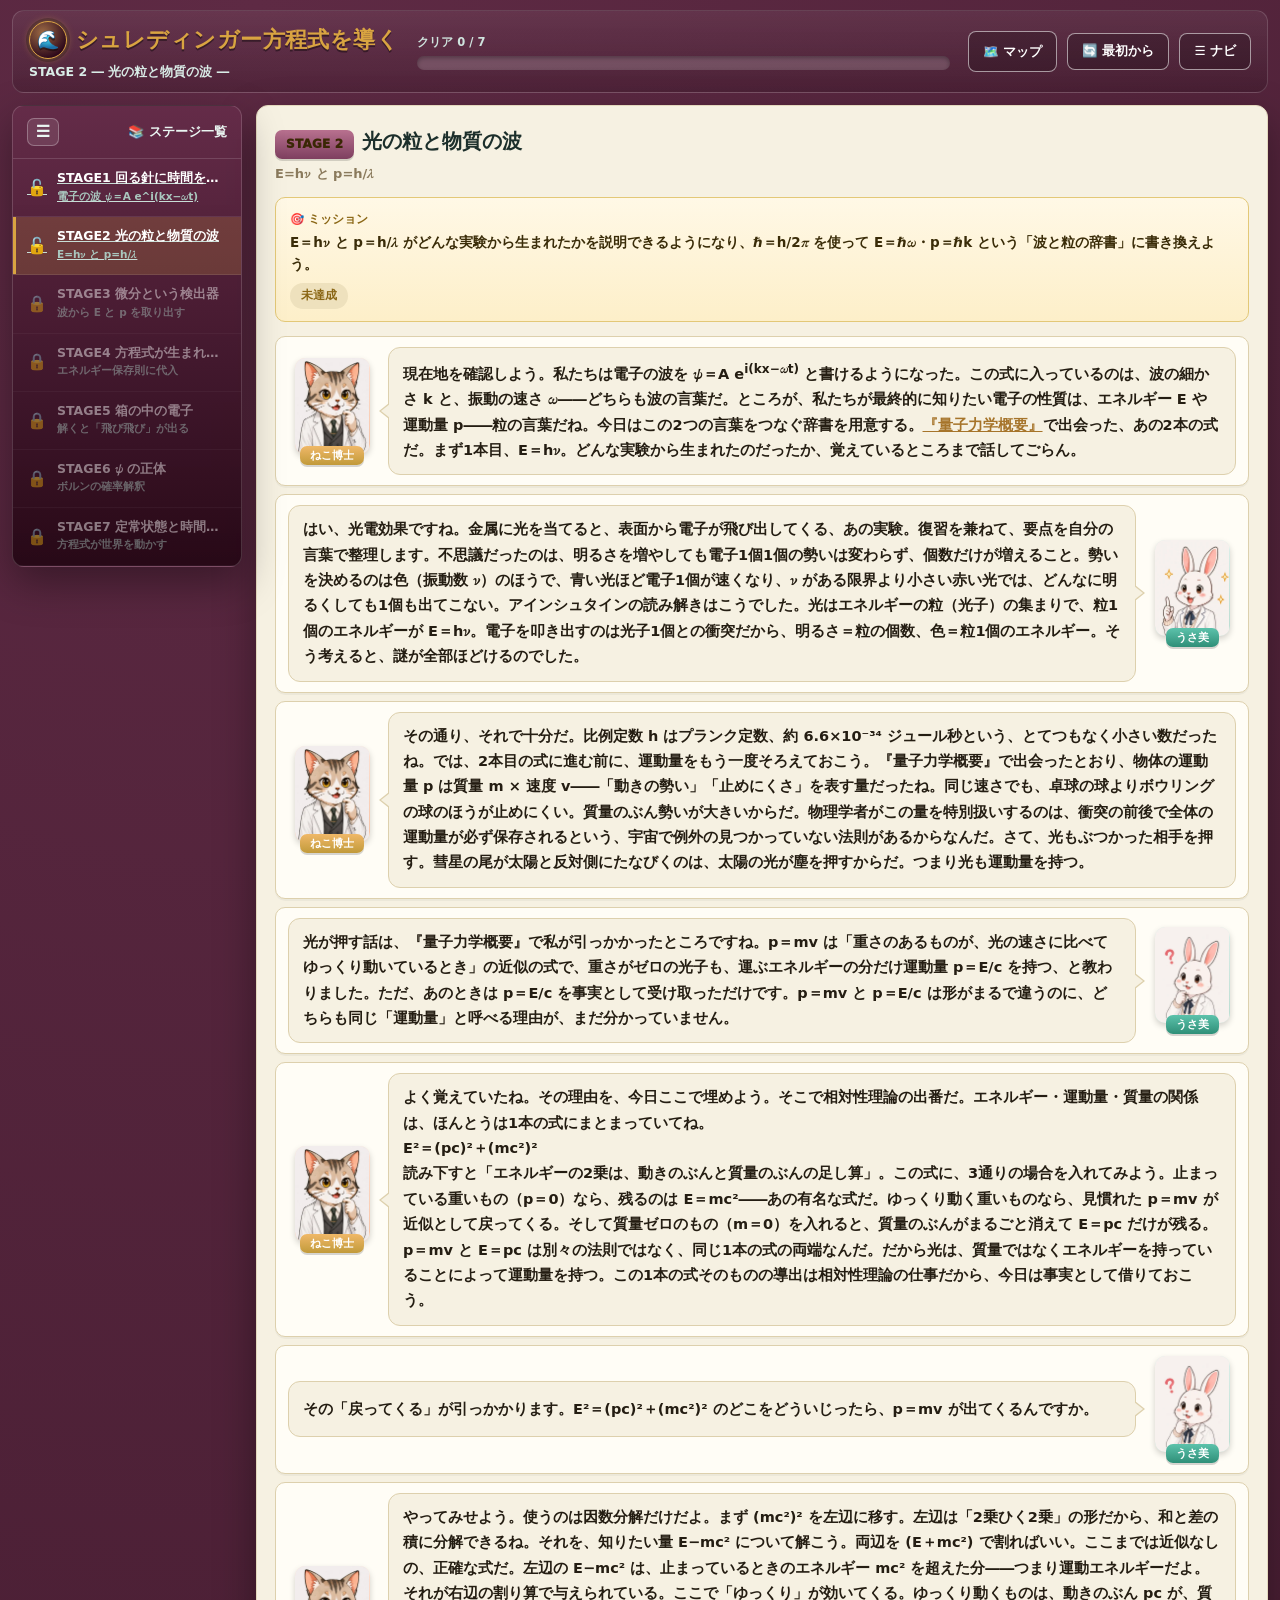
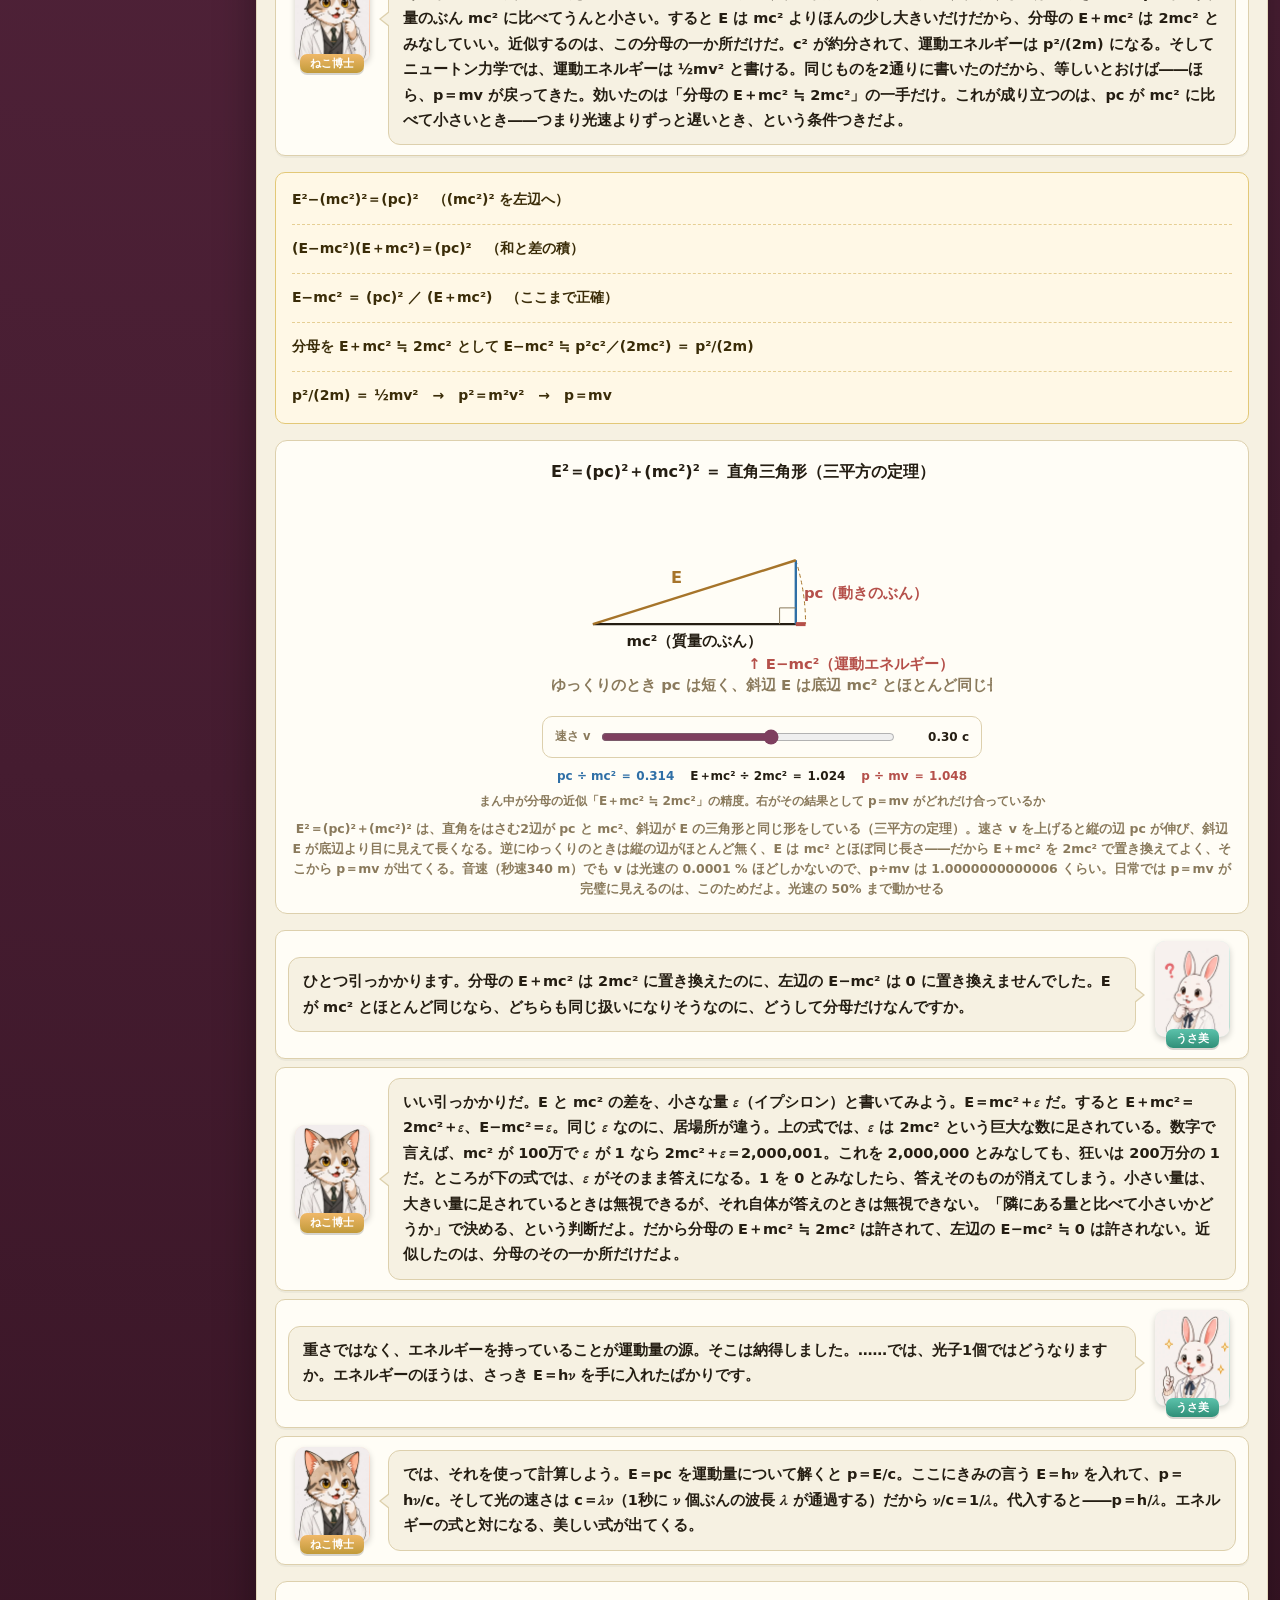
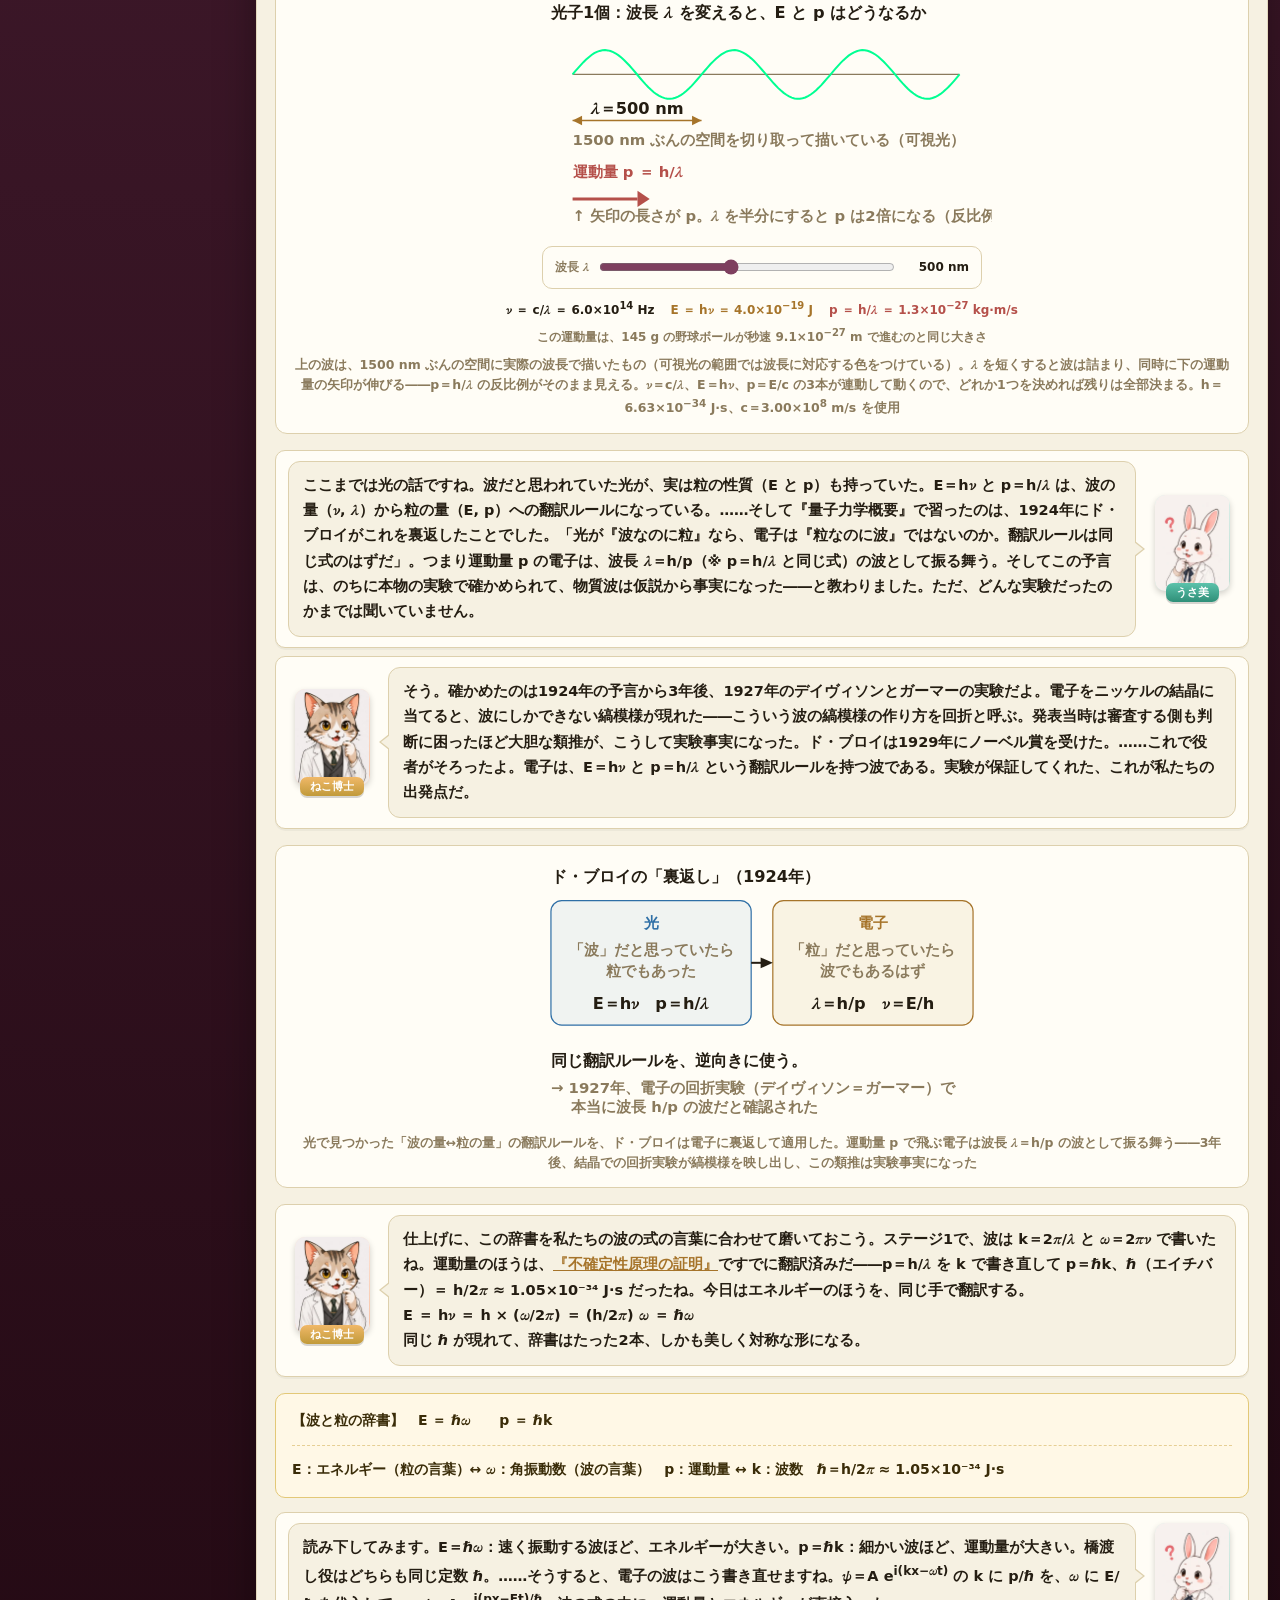
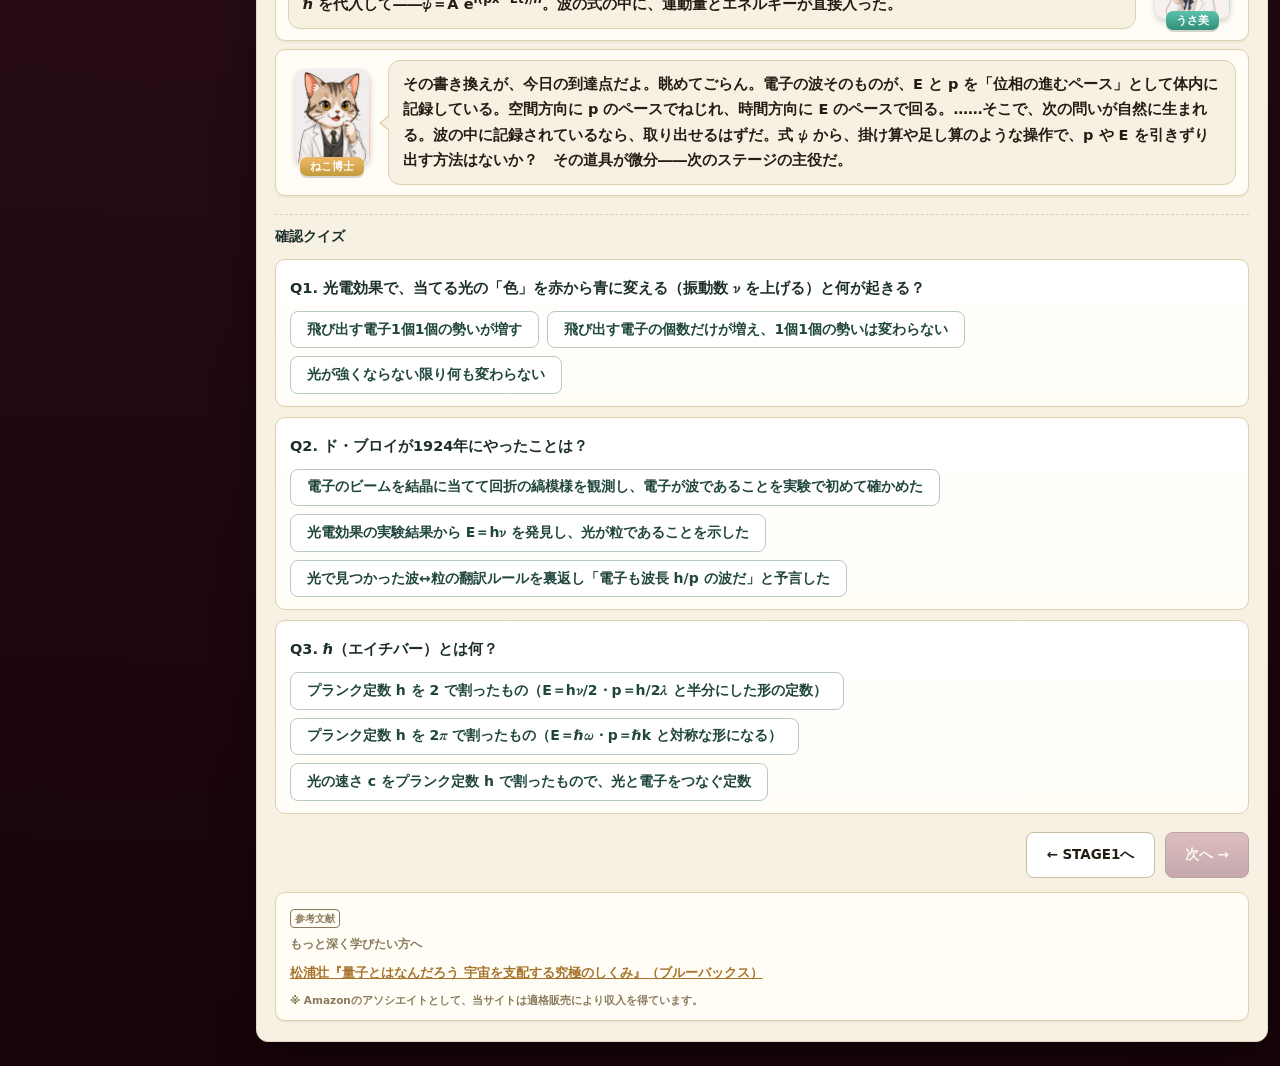
<file: stage2.html>
<!DOCTYPE html>
<html lang="ja">
<head>
<meta charset="UTF-8">
<meta name="viewport" content="width=device-width, initial-scale=1.0">
<meta name="theme-color" content="#451c30">
<!-- Google tag (gtag.js) -->
<script async src="https://www.googletagmanager.com/gtag/js?id=G-9RTQCP2HXM"></script>
<script>
  window.dataLayer = window.dataLayer || [];
  function gtag(){dataLayer.push(arguments);}
  gtag('js', new Date());
  gtag('config', 'G-9RTQCP2HXM');
</script>
<title>STAGE2 光の粒と物質の波 ― シュレディンガー方程式を導く</title>
<meta name="description" content="E=hν はアインシュタインが光電効果から見抜いた「光の粒」の式。p=h/λ をド・ブロイが電子へ裏返して「物質の波」が生まれた。ℏ=h/2π を使って E=ℏω・p=ℏk に書き換え、波の言葉と粒の言葉をつなぐ辞書を完成させる。">
<link rel="canonical" href="https://quantum-mechanics.habatakijuku.com/schrodinger-equation/stage2">
<meta property="og:type" content="article">
<meta property="og:site_name" content="シュレディンガー方程式を導く">
<meta property="og:locale" content="ja_JP">
<meta property="og:title" content="STAGE2 光の粒と物質の波 ― シュレディンガー方程式を導く">
<meta property="og:description" content="E=hν と p=h/λ。粒の言葉と波の言葉をつなぐ2本の翻訳ルールを、発見の物語ごと手に入れる。">
<meta property="og:url" content="https://quantum-mechanics.habatakijuku.com/schrodinger-equation/stage2">
<meta property="og:image" content="https://quantum-mechanics.habatakijuku.com/schrodinger-equation/images/ogp.png">
<meta property="og:image:width" content="1200">
<meta property="og:image:height" content="630">
<meta name="twitter:card" content="summary_large_image">
<link rel="icon" type="image/png" href="images/favicon.png">
<link rel="stylesheet" href="design-system.css">
<style>
  /* 線の太さは viewBox の拡大率に引きずられず、画面上のCSSピクセルで決まるようにする
     （『量子力学概要』のcanvas図と同じ基準・同じ線の重さにそろえるため） */
  .sq-svg *{vector-effect:non-scaling-stroke}
  .sq-svg .label{fill:var(--muted);font-size:11px;font-weight:700}
  .sq-svg .strong{fill:var(--ink);font-size:12px;font-weight:900}
  .sq-svg .lbA{fill:var(--gold-dark);font-size:11px;font-weight:900}
  .sq-svg .lbB{fill:#2f6fa6;font-size:11px;font-weight:900}
  .sq-svg .boxL{fill:rgba(47,111,166,.07);stroke:#2f6fa6;stroke-width:1.2}
  .sq-svg .boxR{fill:rgba(197,154,58,.10);stroke:var(--gold-dark);stroke-width:1.2}
  .sq-svg .bigarrow{stroke:var(--ink);stroke-width:2}
  .sq-svg .bigarrowhead{fill:var(--ink)}
  .sq-svg .axis{stroke:var(--muted);stroke-width:1.2}
  .sq-svg .lamarrow{stroke:var(--gold-dark);stroke-width:1.6}
  .sq-svg .lamhead{fill:var(--gold-dark)}
  .sq-svg .legM{stroke:var(--ink);stroke-width:2.4}
  .sq-svg .legP{stroke:#2f6fa6;stroke-width:2.4}
  .sq-svg .hypE{stroke:var(--gold-dark);stroke-width:2.4}
  .sq-svg .arcE{fill:none;stroke:var(--gold-dark);stroke-width:1;stroke-dasharray:4 3}
  .sq-svg .rangle{fill:none;stroke:var(--muted);stroke-width:1}
  .sq-svg .gap{stroke:#b5504a;stroke-width:4}
  .sq-svg .lbM{fill:var(--ink);font-size:11px;font-weight:900}
  .sq-svg .lbE{fill:var(--gold-dark);font-size:12px;font-weight:900}
  .sq-svg .lbG{fill:#b5504a;font-size:11px;font-weight:800}
  .sq-svg .parrow{stroke:#b5504a;stroke-width:3}
  .sq-svg .phead{fill:#b5504a}
  .sq-svg .lbP{fill:#b5504a;font-size:11px;font-weight:900}
  .sim-ctrl{display:grid;grid-template-columns:auto minmax(0,1fr) auto;gap:8px 10px;align-items:center;
    max-width:440px;margin:12px auto 0;padding:10px 12px;border:1px solid var(--line);border-radius:10px;background:var(--paper2)}
  .sim-ctrl label{font-size:11.5px;font-weight:800;color:var(--muted);white-space:nowrap}
  .sim-ctrl input[type=range]{width:100%;accent-color:#7e3f5f}
  .sim-ctrl .val{font-size:12px;font-weight:900;color:var(--ink);font-variant-numeric:tabular-nums;min-width:64px;text-align:right}
  @media (max-width:560px){
    .sim-ctrl{grid-template-columns:minmax(0,1fr) auto}
    .sim-ctrl label{grid-column:1 / -1;white-space:normal}
  }
  .readout{display:flex;flex-wrap:wrap;gap:4px 16px;justify-content:center;margin-top:8px;font-size:12px;font-weight:700;color:var(--ink)}
  .readout b{font-weight:900;font-variant-numeric:tabular-nums;color:inherit}
  .readout .sub{flex-basis:100%;text-align:center;color:var(--muted);font-weight:700}
</style>
</head>
<body>
<div class="app-shell side-collapsed" id="app-shell">
  <header class="game-header">
    <div class="brand">
      <div class="brand-title"><a class="head-reset home-badge" href="index.html" title="トップへ" aria-label="トップへ">🌊</a> <span>シュレディンガー方程式を導く</span></div>
      <div class="brand-sub">STAGE 2 ― 光の粒と物質の波 ―</div>
    </div>
    <div class="head-progress-wrap">
      <div class="head-progress-label" id="progress-label">クリア 0 / 7</div>
      <div class="head-progress" role="progressbar" aria-label="クリア済みステージ数" aria-valuemin="0" aria-valuemax="7" aria-valuenow="0"><div class="head-progress-fill" id="progress-fill" style="width:0%"></div></div>
    </div>
    <div class="header-actions">
      <a class="head-reset" href="https://quantum-mechanics.habatakijuku.com/" title="量子力学、冒険の書（シリーズマップ）へ">🗺️ マップ</a>
      <button class="head-reset" id="btn-reset-all">🔄 最初から</button>
      <button class="head-reset" id="head-nav-toggle" title="ステージ一覧の表示切替">☰ ナビ</button>
    </div>
  </header>

  <div class="game-layout">
    <div class="side-backdrop" id="side-backdrop"></div>
    <aside class="side-panel">
      <div class="side-head">
        <button class="side-toggle" id="sidebar-toggle" title="ステージ一覧の表示切替" aria-label="ステージ一覧の表示切替">☰</button>
        <span class="side-head-text">📚 ステージ一覧</span>
      </div>
      <div class="side-list" id="side-list"></div>
    </aside>

    <main class="main-area">
      <div class="chapter-head">
        <span class="chapter-badge">STAGE 2</span><h1 class="chapter-title">光の粒と物質の波</h1>
        <div class="chapter-sub">E=hν と p=h/λ</div>
      </div>

      <div class="mission-box">
        <div class="mission-label">🎯 ミッション</div>
        <div class="mission-text">E＝hν と p＝h/λ がどんな実験から生まれたかを説明できるようになり、ℏ＝h/2π を使って E＝ℏω・p＝ℏk という「波と粒の辞書」に書き換えよう。</div>
        <span class="mission-status" id="mission-status">未達成</span>
      </div>

      <div class="dialogue-scene">
        <div class="dialog-row">
          <div class="dialog-character">
            <div class="dialog-avatar mentor"><img src="images/cat.webp" width="300" height="386" alt=""></div>
            <div class="dialog-name mentor">ねこ博士</div>
          </div>
          <div class="dialog-bubble">現在地を確認しよう。私たちは電子の波を ψ＝A e<sup>i(kx−ωt)</sup> と書けるようになった。この式に入っているのは、波の細かさ k と、振動の速さ ω――どちらも<strong>波の言葉</strong>だ。ところが、私たちが最終的に知りたい電子の性質は、エネルギー E や運動量 p――<strong>粒の言葉</strong>だね。今日はこの2つの言葉をつなぐ<strong>辞書</strong>を用意する。<a href="https://quantum-mechanics.habatakijuku.com/general/" target="_blank" rel="noopener" style="color:#a6742a;text-decoration:underline">『量子力学概要』</a>で出会った、あの2本の式だ。まず1本目、<strong>E＝hν</strong>。どんな実験から生まれたのだったか、覚えているところまで話してごらん。</div>
        </div>
        <div class="dialog-row right">
          <div class="dialog-character">
            <div class="dialog-avatar student"><img src="images/rabbit.webp" width="300" height="386" alt=""></div>
            <div class="dialog-name student">うさ美</div>
          </div>
          <div class="dialog-bubble">はい、<strong>光電効果</strong>ですね。金属に光を当てると、表面から電子が飛び出してくる、あの実験。復習を兼ねて、要点を自分の言葉で整理します。不思議だったのは、<strong>明るさを増やしても電子1個1個の勢いは変わらず、個数だけが増える</strong>こと。勢いを決めるのは<strong>色（振動数 ν）</strong>のほうで、青い光ほど電子1個が速くなり、ν がある限界より小さい赤い光では、どんなに明るくしても<strong>1個も</strong>出てこない。アインシュタインの読み解きはこうでした。<strong>光はエネルギーの粒（光子）の集まりで、粒1個のエネルギーが E＝hν</strong>。電子を叩き出すのは光子1個との衝突だから、明るさ＝粒の<strong>個数</strong>、色＝粒<strong>1個のエネルギー</strong>。そう考えると、謎が全部ほどけるのでした。</div>
        </div>
        <div class="dialog-row">
          <div class="dialog-character">
            <div class="dialog-avatar mentor"><img src="images/cat.webp" width="300" height="386" alt=""></div>
            <div class="dialog-name mentor">ねこ博士</div>
          </div>
          <div class="dialog-bubble">その通り、それで十分だ。比例定数 h は<strong>プランク定数</strong>、約 6.6×10⁻³⁴ ジュール秒という、とてつもなく小さい数だったね。では、2本目の式に進む前に、<strong>運動量</strong>をもう一度そろえておこう。『量子力学概要』で出会ったとおり、物体の運動量 p は<strong>質量 m × 速度 v</strong>――「動きの勢い」「止めにくさ」を表す量だったね。同じ速さでも、卓球の球よりボウリングの球のほうが止めにくい。質量のぶん勢いが大きいからだ。物理学者がこの量を特別扱いするのは、<strong>衝突の前後で全体の運動量が必ず保存される</strong>という、宇宙で例外の見つかっていない法則があるからなんだ。さて、光もぶつかった相手を押す。彗星の尾が太陽と反対側にたなびくのは、太陽の光が塵を押すからだ。つまり<strong>光も運動量を持つ</strong>。</div>
        </div>
        <div class="dialog-row right">
          <div class="dialog-character">
            <div class="dialog-avatar student"><img src="images/rabbitThink.webp" width="300" height="386" alt=""></div>
            <div class="dialog-name student">うさ美</div>
          </div>
          <div class="dialog-bubble">光が押す話は、『量子力学概要』で私が引っかかったところですね。p＝mv は「重さのあるものが、光の速さに比べてゆっくり動いているとき」の近似の式で、重さがゼロの光子も、運ぶエネルギーの分だけ運動量 <strong>p＝E/c</strong> を持つ、と教わりました。ただ、あのときは p＝E/c を事実として受け取っただけです。p＝mv と p＝E/c は形がまるで違うのに、どちらも同じ「運動量」と呼べる理由が、まだ分かっていません。</div>
        </div>
        <div class="dialog-row">
          <div class="dialog-character">
            <div class="dialog-avatar mentor"><img src="images/cat.webp" width="300" height="386" alt=""></div>
            <div class="dialog-name mentor">ねこ博士</div>
          </div>
          <div class="dialog-bubble">よく覚えていたね。その理由を、今日ここで埋めよう。そこで相対性理論の出番だ。エネルギー・運動量・質量の関係は、ほんとうは1本の式にまとまっていてね。<br><strong>E²＝(pc)²＋(mc²)²</strong><br>読み下すと「エネルギーの2乗は、<strong>動きのぶん</strong>と<strong>質量のぶん</strong>の足し算」。この式に、3通りの場合を入れてみよう。<strong>止まっている重いもの</strong>（p＝0）なら、残るのは E＝mc²――あの有名な式だ。<strong>ゆっくり動く重いもの</strong>なら、見慣れた p＝mv が近似として戻ってくる。そして<strong>質量ゼロのもの</strong>（m＝0）を入れると、質量のぶんがまるごと消えて <strong>E＝pc</strong> だけが残る。p＝mv と E＝pc は別々の法則ではなく、<strong>同じ1本の式の両端</strong>なんだ。だから光は、質量ではなく<strong>エネルギーを持っていること</strong>によって運動量を持つ。この1本の式そのものの導出は相対性理論の仕事だから、今日は事実として借りておこう。</div>
        </div>
        <div class="dialog-row right">
          <div class="dialog-character">
            <div class="dialog-avatar student"><img src="images/rabbitThink.webp" width="300" height="386" alt=""></div>
            <div class="dialog-name student">うさ美</div>
          </div>
          <div class="dialog-bubble">その「戻ってくる」が引っかかります。E²＝(pc)²＋(mc²)² のどこをどういじったら、p＝mv が出てくるんですか。</div>
        </div>
        <div class="dialog-row">
          <div class="dialog-character">
            <div class="dialog-avatar mentor"><img src="images/cat.webp" width="300" height="386" alt=""></div>
            <div class="dialog-name mentor">ねこ博士</div>
          </div>
          <div class="dialog-bubble">やってみせよう。使うのは<strong>因数分解</strong>だけだよ。まず (mc²)² を左辺に移す。左辺は「2乗ひく2乗」の形だから、<strong>和と差の積</strong>に分解できるね。それを、知りたい量 E−mc² について解こう。両辺を (E＋mc²) で割ればいい。ここまでは近似なしの、<strong>正確な式</strong>だ。左辺の E−mc² は、止まっているときのエネルギー mc² を<strong>超えた分</strong>――つまり<strong>運動エネルギー</strong>だよ。それが右辺の割り算で与えられている。ここで「ゆっくり」が効いてくる。ゆっくり動くものは、<strong>動きのぶん pc が、質量のぶん mc² に比べてうんと小さい</strong>。すると E は mc² よりほんの少し大きいだけだから、分母の E＋mc² は <strong>2mc²</strong> とみなしていい。近似するのは、この<strong>分母の一か所だけ</strong>だ。c² が約分されて、運動エネルギーは <strong>p²/(2m)</strong> になる。そしてニュートン力学では、運動エネルギーは <strong>½mv²</strong> と書ける。同じものを2通りに書いたのだから、等しいとおけば――ほら、<strong>p＝mv</strong> が戻ってきた。効いたのは「分母の E＋mc² ≒ 2mc²」の一手だけ。これが成り立つのは、pc が mc² に比べて小さいとき――つまり光速よりずっと遅いとき、という条件つきだよ。</div>
        </div>
      </div>

      <div class="formula-box">
        <span class="step"><span class="nw">E²−(mc²)²＝(pc)²</span>　（(mc²)² を左辺へ）</span>
        <span class="step"><span class="nw">(E−mc²)(E＋mc²)＝(pc)²</span>　（和と差の積）</span>
        <span class="step"><span class="nw"><strong>E−mc² ＝ (pc)² ／ (E＋mc²)</strong></span>　（ここまで正確）</span>
        <span class="step">分母を <span class="nw">E＋mc² ≒ 2mc²</span> として <br class="wbr"><span class="nw">E−mc² ≒ p²c²／(2mc²)</span> ＝ <span class="nw"><strong>p²/(2m)</strong></span></span>
        <span class="step"><span class="nw">p²/(2m) ＝ ½mv²</span>　→　<span class="nw">p²＝m²v²</span>　→　<span class="nw"><strong>p＝mv</strong></span></span>
      </div>

      <div class="diagram-box">
        <svg class="sq-svg" id="tri-svg" viewBox="0 0 340 178" width="100%" role="img" aria-label="E²=(pc)²+(mc²)² を直角三角形で表した図。横の辺が質量のぶん mc²、縦の辺が動きのぶん pc、斜辺が全エネルギー E。速さを上げると縦の辺が伸び、斜辺が底辺より長くなる。その差が運動エネルギー">
          <text class="strong" x="14" y="16">E²＝(pc)²＋(mc²)² ＝ 直角三角形（三平方の定理）</text>
          <path class="arcE" id="tri-arc"></path>
          <line class="legM" x1="45" y1="125" x2="195" y2="125"></line>
          <line class="legP" id="tri-p" x1="195" y1="125" x2="195" y2="78"></line>
          <line class="hypE" id="tri-h" x1="45" y1="125" x2="195" y2="78"></line>
          <path class="rangle" d="M183 125 L183 113 L195 113"></path>
          <text class="lbM" x="120" y="141" text-anchor="middle">mc²（質量のぶん）</text>
          <text class="lbP" id="tri-plb" x="201" y="104">pc（動きのぶん）</text>
          <text class="lbE" id="tri-elb" x="111" y="96" text-anchor="end">E</text>
          <line class="gap" id="tri-gap" x1="195" y1="125" x2="202" y2="125"></line>
          <text class="lbG" x="236" y="158" text-anchor="middle">↑ E−mc²（運動エネルギー）</text>
          <text class="label" x="14" y="174">ゆっくりのとき pc は短く、斜辺 E は底辺 mc² とほとんど同じ長さ</text>
        </svg>
        <div class="sim-ctrl">
          <label for="tri-v">速さ v</label>
          <input type="range" id="tri-v" min="0.02" max="0.5" step="0.005" value="0.3" aria-label="速さ v（光速 c に対する割合）">
          <span class="val" id="tri-vv">0.30 c</span>
        </div>
        <div class="readout">
          <span style="color:#2f6fa6">pc ÷ mc² ＝ <b id="tri-r1">0.314</b></span>
          <span>E＋mc² ÷ 2mc² ＝ <b id="tri-r2">1.024</b></span>
          <span style="color:#b5504a">p ÷ mv ＝ <b id="tri-r3">1.048</b></span>
          <span class="sub">まん中が分母の近似「E＋mc² ≒ 2mc²」の精度。右がその結果として p＝mv がどれだけ合っているか</span>
        </div>
        <div class="diagram-caption">E²＝(pc)²＋(mc²)² は、<strong>直角をはさむ2辺が pc と mc²、斜辺が E</strong> の三角形と同じ形をしている（三平方の定理）。速さ v を上げると縦の辺 pc が伸び、斜辺 E が底辺より目に見えて長くなる。逆に<strong>ゆっくりのときは縦の辺がほとんど無く、E は mc² とほぼ同じ長さ</strong>――だから E＋mc² を 2mc² で置き換えてよく、そこから p＝mv が出てくる。音速（秒速340 m）でも v は光速の 0.0001 % ほどしかないので、p÷mv は 1.0000000000006 くらい。日常では p＝mv が完璧に見えるのは、このためだよ。光速の 50% まで動かせる</div>
      </div>

      <div class="dialogue-scene">
        <div class="dialog-row right">
          <div class="dialog-character">
            <div class="dialog-avatar student"><img src="images/rabbitThink.webp" width="300" height="386" alt=""></div>
            <div class="dialog-name student">うさ美</div>
          </div>
          <div class="dialog-bubble">ひとつ引っかかります。分母の E＋mc² は 2mc² に置き換えたのに、左辺の E−mc² は 0 に置き換えませんでした。E が mc² とほとんど同じなら、どちらも同じ扱いになりそうなのに、どうして分母だけなんですか。</div>
        </div>
        <div class="dialog-row">
          <div class="dialog-character">
            <div class="dialog-avatar mentor"><img src="images/cat.webp" width="300" height="386" alt=""></div>
            <div class="dialog-name mentor">ねこ博士</div>
          </div>
          <div class="dialog-bubble">いい引っかかりだ。E と mc² の差を、小さな量 ε（イプシロン）と書いてみよう。E＝mc²＋ε だ。すると E＋mc²＝2mc²＋ε、E−mc²＝ε。同じ ε なのに、<strong>居場所が違う</strong>。上の式では、ε は 2mc² という巨大な数に足されている。数字で言えば、mc² が 100万で ε が 1 なら 2mc²＋ε＝2,000,001。これを 2,000,000 とみなしても、狂いは 200万分の 1 だ。ところが下の式では、ε が<strong>そのまま答え</strong>になる。1 を 0 とみなしたら、答えそのものが消えてしまう。<strong>小さい量は、大きい量に足されているときは無視できるが、それ自体が答えのときは無視できない</strong>。「隣にある量と比べて小さいかどうか」で決める、という判断だよ。だから分母の E＋mc² ≒ 2mc² は許されて、左辺の E−mc² ≒ 0 は許されない。近似したのは、分母のその一か所だけだよ。</div>
        </div>
        <div class="dialog-row right">
          <div class="dialog-character">
            <div class="dialog-avatar student"><img src="images/rabbit.webp" width="300" height="386" alt=""></div>
            <div class="dialog-name student">うさ美</div>
          </div>
          <div class="dialog-bubble">重さではなく、エネルギーを持っていることが運動量の源。そこは納得しました。……では、光子1個ではどうなりますか。エネルギーのほうは、さっき E＝hν を手に入れたばかりです。</div>
        </div>
        <div class="dialog-row">
          <div class="dialog-character">
            <div class="dialog-avatar mentor"><img src="images/cat.webp" width="300" height="386" alt=""></div>
            <div class="dialog-name mentor">ねこ博士</div>
          </div>
          <div class="dialog-bubble">では、それを使って計算しよう。E＝pc を運動量について解くと p＝E/c。ここにきみの言う E＝hν を入れて、p＝hν/c。そして光の速さは c＝λν（1秒に ν 個ぶんの波長 λ が通過する）だから ν/c＝1/λ。代入すると――<strong>p＝h/λ</strong>。エネルギーの式と対になる、美しい式が出てくる。</div>
        </div>
      </div>

      <div class="diagram-box">
        <svg class="sq-svg" id="ph-svg" viewBox="0 0 340 170" width="100%" role="img" aria-label="光子1個について、波長λを変えるとエネルギーEと運動量pがどう変わるかを示す図。上は実際の波長で描いた波、下は運動量の大きさを表す矢印。波長が短いほど波は詰まり、運動量の矢印は長くなる">
          <text class="strong" x="14" y="16">光子1個：波長 λ を変えると、E と p はどうなるか</text>
          <line class="axis" x1="30" y1="58" x2="316" y2="58"></line>
          <path id="ph-wave" fill="none" stroke="#888" stroke-width="2"></path>
          <line class="lamarrow" id="ph-lam" y1="92" y2="92"></line>
          <polygon class="lamhead" id="ph-lh1"></polygon>
          <polygon class="lamhead" id="ph-lh2"></polygon>
          <text class="strong" id="ph-lamtxt" y="87" text-anchor="middle">λ</text>
          <text class="label" x="30" y="110">1500 nm ぶんの空間を切り取って描いている（<tspan id="ph-band">可視光</tspan>）</text>
          <text class="lbP" x="30" y="134">運動量 p ＝ h/λ</text>
          <line class="parrow" id="ph-p" x1="30" y1="150" x2="180" y2="150"></line>
          <polygon class="phead" id="ph-ph"></polygon>
          <text class="label" x="30" y="166">↑ 矢印の長さが p。λ を半分にすると p は2倍になる（反比例）</text>
        </svg>
        <div class="sim-ctrl">
          <label for="ph-l">波長 λ</label>
          <input type="range" id="ph-l" min="100" max="1000" step="1" value="500" aria-label="光子の波長 λ（ナノメートル）">
          <span class="val" id="ph-lv">500 nm</span>
        </div>
        <div class="readout">
          <span>ν ＝ c/λ ＝ <b id="ph-nu">6.0×10<sup>14</sup></b> Hz</span>
          <span style="color:#a6742a">E ＝ hν ＝ <b id="ph-e">4.0×10<sup>−19</sup></b> J</span>
          <span style="color:#b5504a">p ＝ h/λ ＝ <b id="ph-p-val">1.3×10<sup>−27</sup></b> kg·m/s</span>
          <span class="sub">この運動量は、145 g の野球ボールが秒速 <b id="ph-ball">9×10<sup>−27</sup></b> m で進むのと同じ大きさ</span>
        </div>
        <div class="diagram-caption">上の波は、1500 nm ぶんの空間に<strong>実際の波長で</strong>描いたもの（可視光の範囲では波長に対応する色をつけている）。λ を短くすると波は詰まり、同時に下の運動量の矢印が伸びる――<strong>p＝h/λ</strong> の反比例がそのまま見える。ν＝c/λ、E＝hν、p＝E/c の3本が連動して動くので、どれか1つを決めれば残りは全部決まる。h＝6.63×10<sup>−34</sup> J·s、c＝3.00×10<sup>8</sup> m/s を使用</div>
      </div>

      <div class="dialogue-scene">
        <div class="dialog-row right">
          <div class="dialog-character">
            <div class="dialog-avatar student"><img src="images/rabbitThink.webp" width="300" height="386" alt=""></div>
            <div class="dialog-name student">うさ美</div>
          </div>
          <div class="dialog-bubble">ここまでは<strong>光</strong>の話ですね。波だと思われていた光が、実は粒の性質（E と p）も持っていた。E＝hν と p＝h/λ は、<strong>波の量（ν, λ）から粒の量（E, p）への翻訳ルール</strong>になっている。……そして『量子力学概要』で習ったのは、1924年にド・ブロイがこれを<strong>裏返した</strong>ことでした。「光が『波なのに粒』なら、電子は『粒なのに波』ではないのか。翻訳ルールは同じ式のはずだ」。つまり運動量 p の電子は、波長 <strong>λ＝h/p</strong>（※ p＝h/λ と同じ式）の波として振る舞う。そしてこの予言は、のちに本物の実験で確かめられて、物質波は仮説から事実になった――と教わりました。ただ、どんな実験だったのかまでは聞いていません。</div>
        </div>
        <div class="dialog-row">
          <div class="dialog-character">
            <div class="dialog-avatar mentor"><img src="images/cat.webp" width="300" height="386" alt=""></div>
            <div class="dialog-name mentor">ねこ博士</div>
          </div>
          <div class="dialog-bubble">そう。確かめたのは1924年の予言から3年後、1927年のデイヴィソンとガーマーの実験だよ。電子をニッケルの結晶に当てると、波にしかできない縞模様が現れた――こういう波の縞模様の作り方を<strong>回折</strong>と呼ぶ。発表当時は審査する側も判断に困ったほど大胆な類推が、こうして実験事実になった。ド・ブロイは1929年にノーベル賞を受けた。……これで役者がそろったよ。<strong>電子は、E＝hν と p＝h/λ という翻訳ルールを持つ波である</strong>。実験が保証してくれた、これが私たちの出発点だ。</div>
        </div>
      </div>

      <div class="diagram-box">
        <svg class="sq-svg" viewBox="0 0 340 190" width="100%" role="img" aria-label="ド・ブロイの裏返しの図。左の箱：光は波だと思われていたが粒の性質E=hνとp=h/λを持っていた。右の箱：電子は粒だと思われていたが、同じ式で波の性質λ=h/pを持つはず。下に電子回折の実験で確認と記す">
          <text class="strong" x="14" y="16">ド・ブロイの「裏返し」（1924年）</text>
          <rect class="boxL" x="14" y="30" width="148" height="92" rx="8"></rect>
          <text class="lbB" x="88" y="50" text-anchor="middle">光</text>
          <text class="label" x="88" y="70" text-anchor="middle">「波」だと思っていたら</text>
          <text class="label" x="88" y="86" text-anchor="middle">粒でもあった</text>
          <text class="strong" x="88" y="110" text-anchor="middle">E＝hν　p＝h/λ</text>
          <rect class="boxR" x="178" y="30" width="148" height="92" rx="8"></rect>
          <text class="lbA" x="252" y="50" text-anchor="middle">電子</text>
          <text class="label" x="252" y="70" text-anchor="middle">「粒」だと思っていたら</text>
          <text class="label" x="252" y="86" text-anchor="middle">波でもあるはず</text>
          <text class="strong" x="252" y="110" text-anchor="middle">λ＝h/p　ν＝E/h</text>
          <line class="bigarrow" x1="162" y1="76" x2="172" y2="76"></line>
          <polygon class="bigarrowhead" points="178,76 169,72 169,80"></polygon>
          <text class="strong" x="14" y="152">同じ翻訳ルールを、逆向きに使う。</text>
          <text class="label" x="14" y="172">→ 1927年、電子の回折実験（デイヴィソン＝ガーマー）で</text>
          <text class="label" x="14" y="186">　 本当に波長 h/p の波だと確認された</text>
        </svg>
        <div class="diagram-caption">光で見つかった「波の量↔粒の量」の翻訳ルールを、ド・ブロイは電子に裏返して適用した。運動量 p で飛ぶ電子は波長 λ＝h/p の波として振る舞う――3年後、結晶での回折実験が縞模様を映し出し、この類推は実験事実になった</div>
      </div>

      <div class="dialogue-scene">
        <div class="dialog-row">
          <div class="dialog-character">
            <div class="dialog-avatar mentor"><img src="images/cat.webp" width="300" height="386" alt=""></div>
            <div class="dialog-name mentor">ねこ博士</div>
          </div>
          <div class="dialog-bubble">仕上げに、この辞書を<strong>私たちの波の式の言葉</strong>に合わせて磨いておこう。ステージ1で、波は k＝2π/λ と ω＝2πν で書いたね。運動量のほうは、<a href="https://quantum-mechanics.habatakijuku.com/kennard-inequality/" target="_blank" rel="noopener" style="color:#a6742a;text-decoration:underline">『不確定性原理の証明』</a>ですでに翻訳済みだ――p＝h/λ を k で書き直して <strong>p＝ℏk</strong>、<strong>ℏ（エイチバー）＝ h/2π ≈ 1.05×10⁻³⁴ J·s</strong> だったね。今日はエネルギーのほうを、同じ手で翻訳する。<br>E ＝ hν ＝ h × (ω/2π) ＝ <strong>(h/2π) ω ＝ ℏω</strong><br>同じ ℏ が現れて、辞書はたった2本、しかも美しく対称な形になる。</div>
        </div>
      </div>

      <div class="formula-box">
        <span class="step">【波と粒の辞書】　E ＝ ℏω　　p ＝ ℏk</span>
        <span class="step multi"><span class="item">E：エネルギー（粒の言葉）↔ ω：角振動数（波の言葉）</span>　<span class="item">p：運動量 ↔ k：波数</span>　<span class="item">ℏ＝h/2π ≈ 1.05×10⁻³⁴ J·s</span></span>
      </div>

      <div class="dialogue-scene">
        <div class="dialog-row right">
          <div class="dialog-character">
            <div class="dialog-avatar student"><img src="images/rabbitThink.webp" width="300" height="386" alt=""></div>
            <div class="dialog-name student">うさ美</div>
          </div>
          <div class="dialog-bubble">読み下してみます。<strong>E＝ℏω：速く振動する波ほど、エネルギーが大きい。p＝ℏk：細かい波ほど、運動量が大きい</strong>。橋渡し役はどちらも同じ定数 ℏ。……そうすると、電子の波はこう書き直せますね。ψ＝A e<sup>i(kx−ωt)</sup> の k に p/ℏ を、ω に E/ℏ を代入して――ψ＝A e<sup>i(px−Et)/ℏ</sup>。<strong>波の式の中に、運動量とエネルギーが直接入った</strong>。</div>
        </div>
        <div class="dialog-row">
          <div class="dialog-character">
            <div class="dialog-avatar mentor"><img src="images/cat.webp" width="300" height="386" alt=""></div>
            <div class="dialog-name mentor">ねこ博士</div>
          </div>
          <div class="dialog-bubble">その書き換えが、今日の到達点だよ。眺めてごらん。<strong>電子の波そのものが、E と p を「位相の進むペース」として体内に記録している</strong>。空間方向に p のペースでねじれ、時間方向に E のペースで回る。……そこで、次の問いが自然に生まれる。波の中に記録されているなら、<strong>取り出せる</strong>はずだ。式 ψ から、掛け算や足し算のような操作で、p や E を引きずり出す方法はないか？　その道具が<strong>微分</strong>――次のステージの主役だ。</div>
        </div>
      </div>

      <h2 class="quiz-head">確認クイズ</h2>
      <div class="quiz-card" data-quiz>
        <p class="quiz-q">Q1. 光電効果で、当てる光の「色」を赤から青に変える（振動数 ν を上げる）と何が起きる？</p>
        <div class="choice-list">
          <button class="choice-btn">飛び出す電子1個1個の勢いが増す</button>
          <button class="choice-btn">飛び出す電子の個数だけが増え、1個1個の勢いは変わらない</button>
          <button class="choice-btn">光が強くならない限り何も変わらない</button>
        </div>
        <div class="quiz-explain" hidden>正解！ 色（振動数）は光子1個のエネルギー E＝hν を決める。青いほど1個が強く、叩き出される電子1個の勢いが増す。個数を決めるのは明るさ（光子の数）のほう。この「明るさと色の役割分担」こそ、光が粒であることの動かぬ証拠だった。</div>
      </div>

      <div class="quiz-card" data-quiz>
        <p class="quiz-q">Q2. ド・ブロイが1924年にやったことは？</p>
        <div class="choice-list">
          <button class="choice-btn">電子のビームを結晶に当てて回折の縞模様を観測し、電子が波であることを実験で初めて確かめた</button>
          <button class="choice-btn">光電効果の実験結果から E＝hν を発見し、光が粒であることを示した</button>
          <button class="choice-btn">光で見つかった波↔粒の翻訳ルールを裏返し「電子も波長 h/p の波だ」と予言した</button>
        </div>
        <div class="quiz-explain" hidden>正解！ ド・ブロイの仕事は理論的な「裏返し」の予言。実験で確認したのは1927年のデイヴィソンとガーマー（選択肢1）、E＝hν の発見はアインシュタイン（選択肢2）。類推→予言→実験による確認、という科学の王道リレーだ。</div>
      </div>

      <div class="quiz-card" data-quiz>
        <p class="quiz-q">Q3. ℏ（エイチバー）とは何？</p>
        <div class="choice-list">
          <button class="choice-btn">プランク定数 h を 2 で割ったもの（E＝hν/2・p＝h/2λ と半分にした形の定数）</button>
          <button class="choice-btn">プランク定数 h を 2π で割ったもの（E＝ℏω・p＝ℏk と対称な形になる）</button>
          <button class="choice-btn">光の速さ c をプランク定数 h で割ったもので、光と電子をつなぐ定数</button>
        </div>
        <div class="quiz-explain" hidden>正解！ ℏ＝h/2π ≈ 1.05×10⁻³⁴ J·s。波の言葉を ν・λ から ω・k に乗り換えたとき、換算で必ず 2π が現れるので、h/2π をひとまとめにした。以後、量子力学の式にはほぼ ℏ の顔しか出てこない。</div>
      </div>

      <div class="stage-nav">
        <a class="btn" href="stage1.html">← STAGE1へ</a>
        <button class="btn btn-primary" id="btn-next" disabled>次へ →</button>
      </div>

      <div id="book-recommend"></div>
    </main>
  </div>
</div>

<script src="js/progress.js"></script>
<script>SQ.initStagePage(2);</script>

<script>
(function(){
  var svg = document.getElementById('ph-svg');
  if (!svg) return;
  var H = 6.626e-34, C = 2.998e8, BALL = 0.145;
  var X0 = 30, X1 = 316, SPAN = 1500, PXNM = (X1 - X0) / SPAN;
  var wave = document.getElementById('ph-wave'), band = document.getElementById('ph-band');
  var lam = document.getElementById('ph-lam'), lh1 = document.getElementById('ph-lh1'), lh2 = document.getElementById('ph-lh2'),
      lamtxt = document.getElementById('ph-lamtxt');
  var parrow = document.getElementById('ph-p'), phead = document.getElementById('ph-ph');
  var sl = document.getElementById('ph-l'), slv = document.getElementById('ph-lv');
  var oNu = document.getElementById('ph-nu'), oE = document.getElementById('ph-e'),
      oP = document.getElementById('ph-p-val'), oB = document.getElementById('ph-ball');

  /* 数値を「仮数×10のべき乗」の形のHTMLにする（上付き文字つき） */
  function sci(v, d) {
    var e = Math.floor(Math.log10(v)), m = v / Math.pow(10, e);
    if (m >= 9.995) { m /= 10; e += 1; }
    return m.toFixed(d) + '×10<sup>' + String(e).replace('-', '−') + '</sup>';
  }

  /* 可視光（380〜780nm）のおおよその色。範囲外は灰色 */
  function color(nm) {
    var r = 0, g = 0, b = 0;
    if (nm < 380 || nm > 780) return '#8a7a5c';
    if (nm < 440) { r = (440 - nm) / 60; b = 1; }
    else if (nm < 490) { g = (nm - 440) / 50; b = 1; }
    else if (nm < 510) { g = 1; b = (510 - nm) / 20; }
    else if (nm < 580) { r = (nm - 510) / 70; g = 1; }
    else if (nm < 645) { r = 1; g = (645 - nm) / 65; }
    else { r = 1; }
    var f = nm > 700 ? 0.3 + 0.7 * (780 - nm) / 80 : (nm < 420 ? 0.3 + 0.7 * (nm - 380) / 40 : 1);
    var q = function(v){ return Math.round(255 * Math.pow(Math.max(v, 0) * f, 0.8)); };
    return 'rgb(' + q(r) + ',' + q(g) + ',' + q(b) + ')';
  }

  function draw() {
    var nm = +sl.value, m = nm * 1e-9;
    var nu = C / m, E = H * nu, p = H / m;

    var per = nm * PXNM, d = '', first = true;
    for (var x = X0; x <= X1; x += 2) {
      var y = 58 - 18 * Math.sin(2 * Math.PI * (x - X0) / per);
      d += (first ? 'M' : 'L') + x.toFixed(1) + ' ' + y.toFixed(1);
      first = false;
    }
    wave.setAttribute('d', d);
    wave.setAttribute('stroke', color(nm));

    var xe = X0 + per;
    lam.setAttribute('x1', X0); lam.setAttribute('x2', xe.toFixed(1));
    lh1.setAttribute('points', X0 + ',92 ' + (X0 + 7) + ',88.5 ' + (X0 + 7) + ',95.5');
    lh2.setAttribute('points', xe.toFixed(1) + ',92 ' + (xe - 7).toFixed(1) + ',88.5 ' + (xe - 7).toFixed(1) + ',95.5');
    if (per < 78) {                      /* 矢印が短いときは、ラベルを右横に逃がす */
      lamtxt.setAttribute('x', (xe + 8).toFixed(1));
      lamtxt.setAttribute('y', '96');
      lamtxt.setAttribute('text-anchor', 'start');
    } else {
      lamtxt.setAttribute('x', ((X0 + xe) / 2).toFixed(1));
      lamtxt.setAttribute('y', '87');
      lamtxt.setAttribute('text-anchor', 'middle');
    }
    lamtxt.textContent = 'λ＝' + nm + ' nm';

    band.textContent = nm < 380 ? '紫外線' : (nm > 780 ? '赤外線' : '可視光');

    var L = 240 * 100 / nm, xp = X0 + L;
    parrow.setAttribute('x2', xp.toFixed(1));
    phead.setAttribute('points', (xp + 9).toFixed(1) + ',150 ' + xp.toFixed(1) + ',144 ' + xp.toFixed(1) + ',156');

    slv.textContent = nm + ' nm';
    oNu.innerHTML = sci(nu, 1);
    oE.innerHTML = sci(E, 1);
    oP.innerHTML = sci(p, 1);
    oB.innerHTML = sci(p / BALL, 1);
  }
  sl.addEventListener('input', draw);
  draw();
})();
</script>

<script>
(function(){
  var svg = document.getElementById('tri-svg');
  if (!svg) return;
  var LX = 45, RX = 195, BY = 125, BASE = RX - LX;   /* 底辺＝mc² */
  var legP = document.getElementById('tri-p'), hyp = document.getElementById('tri-h'),
      arc = document.getElementById('tri-arc'), gap = document.getElementById('tri-gap'),
      plb = document.getElementById('tri-plb'), elb = document.getElementById('tri-elb');
  var sl = document.getElementById('tri-v'), slv = document.getElementById('tri-vv');
  var r1 = document.getElementById('tri-r1'), r2 = document.getElementById('tri-r2'), r3 = document.getElementById('tri-r3');

  function draw() {
    var b = +sl.value, g = 1 / Math.sqrt(1 - b * b);
    var lp = BASE * g * b, le = BASE * g;            /* pc と E の長さ（mc²＝BASE として） */
    var ty = BY - lp, ex = LX + le;

    legP.setAttribute('y2', ty.toFixed(1));
    hyp.setAttribute('x2', RX); hyp.setAttribute('y2', ty.toFixed(1));
    arc.setAttribute('d', 'M' + RX + ' ' + ty.toFixed(1) + ' A ' + le.toFixed(1) + ' ' + le.toFixed(1) + ' 0 0 1 ' + ex.toFixed(1) + ' ' + BY);
    gap.setAttribute('x1', RX); gap.setAttribute('x2', ex.toFixed(1));
    plb.setAttribute('y', ((BY + ty) / 2 + 4).toFixed(1));
    elb.setAttribute('y', (BY - lp * 0.52 - 6).toFixed(1));
    elb.setAttribute('x', (LX + BASE * 0.44).toFixed(1));

    slv.textContent = b.toFixed(2) + ' c';
    r1.textContent = (g * b).toFixed(3);
    r2.textContent = ((g + 1) / 2).toFixed(3);
    r3.textContent = g.toFixed(3);
  }
  sl.addEventListener('input', draw);
  draw();
})();
</script>
<script src="https://my.habatakijuku.com/sync.js" defer></script>
</body>
</html>
</file>
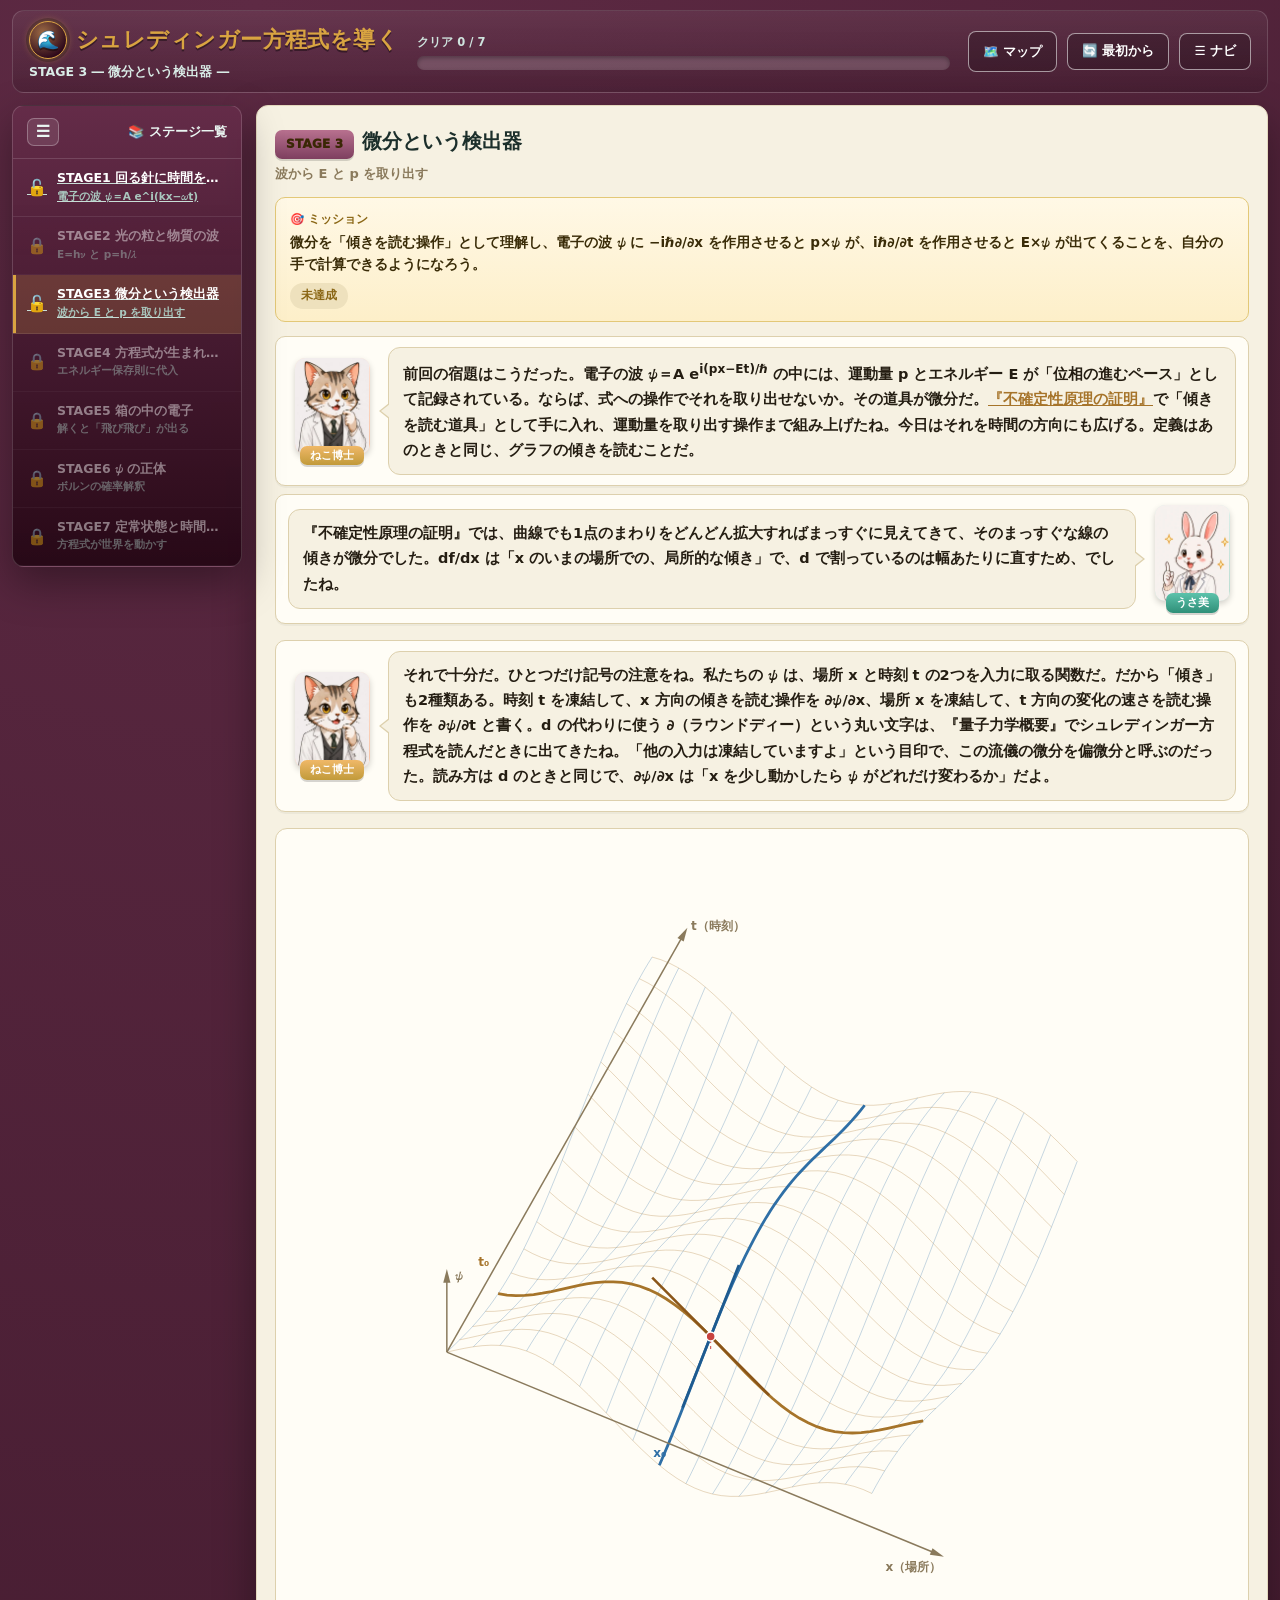
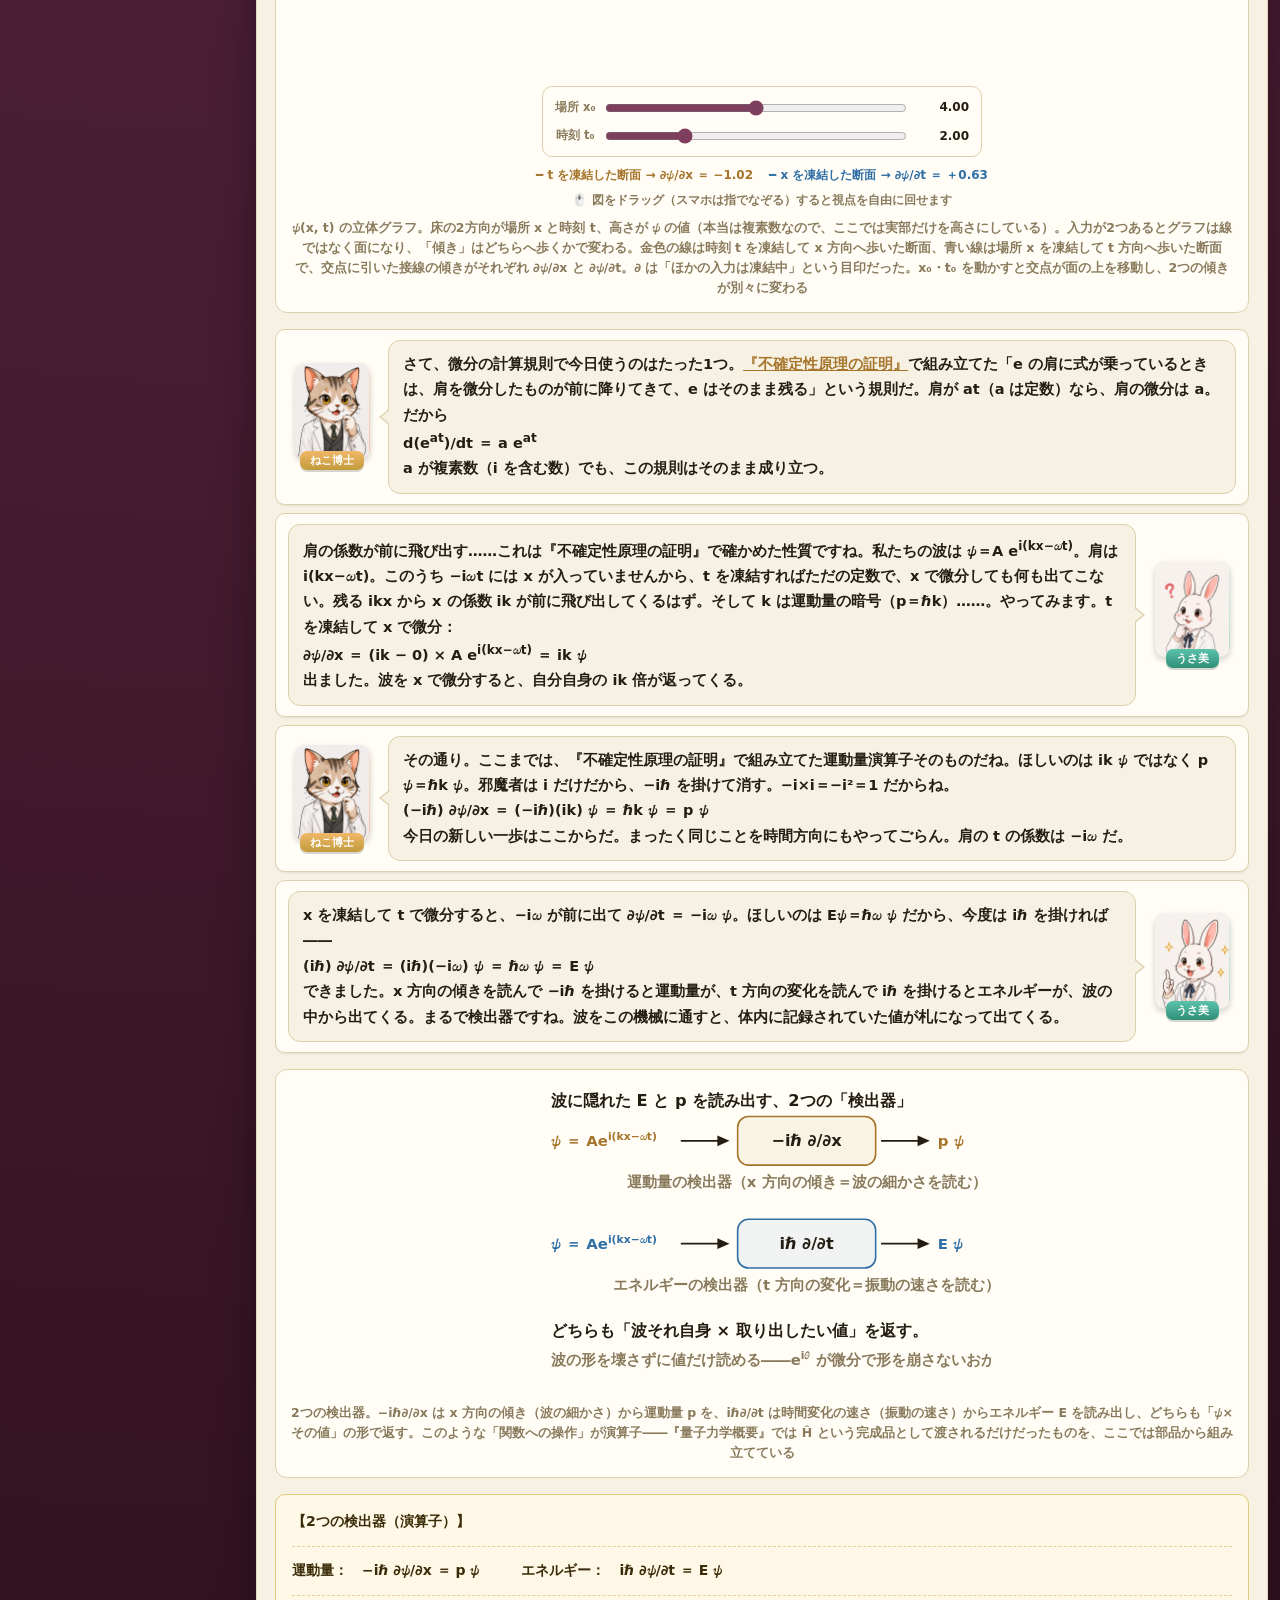
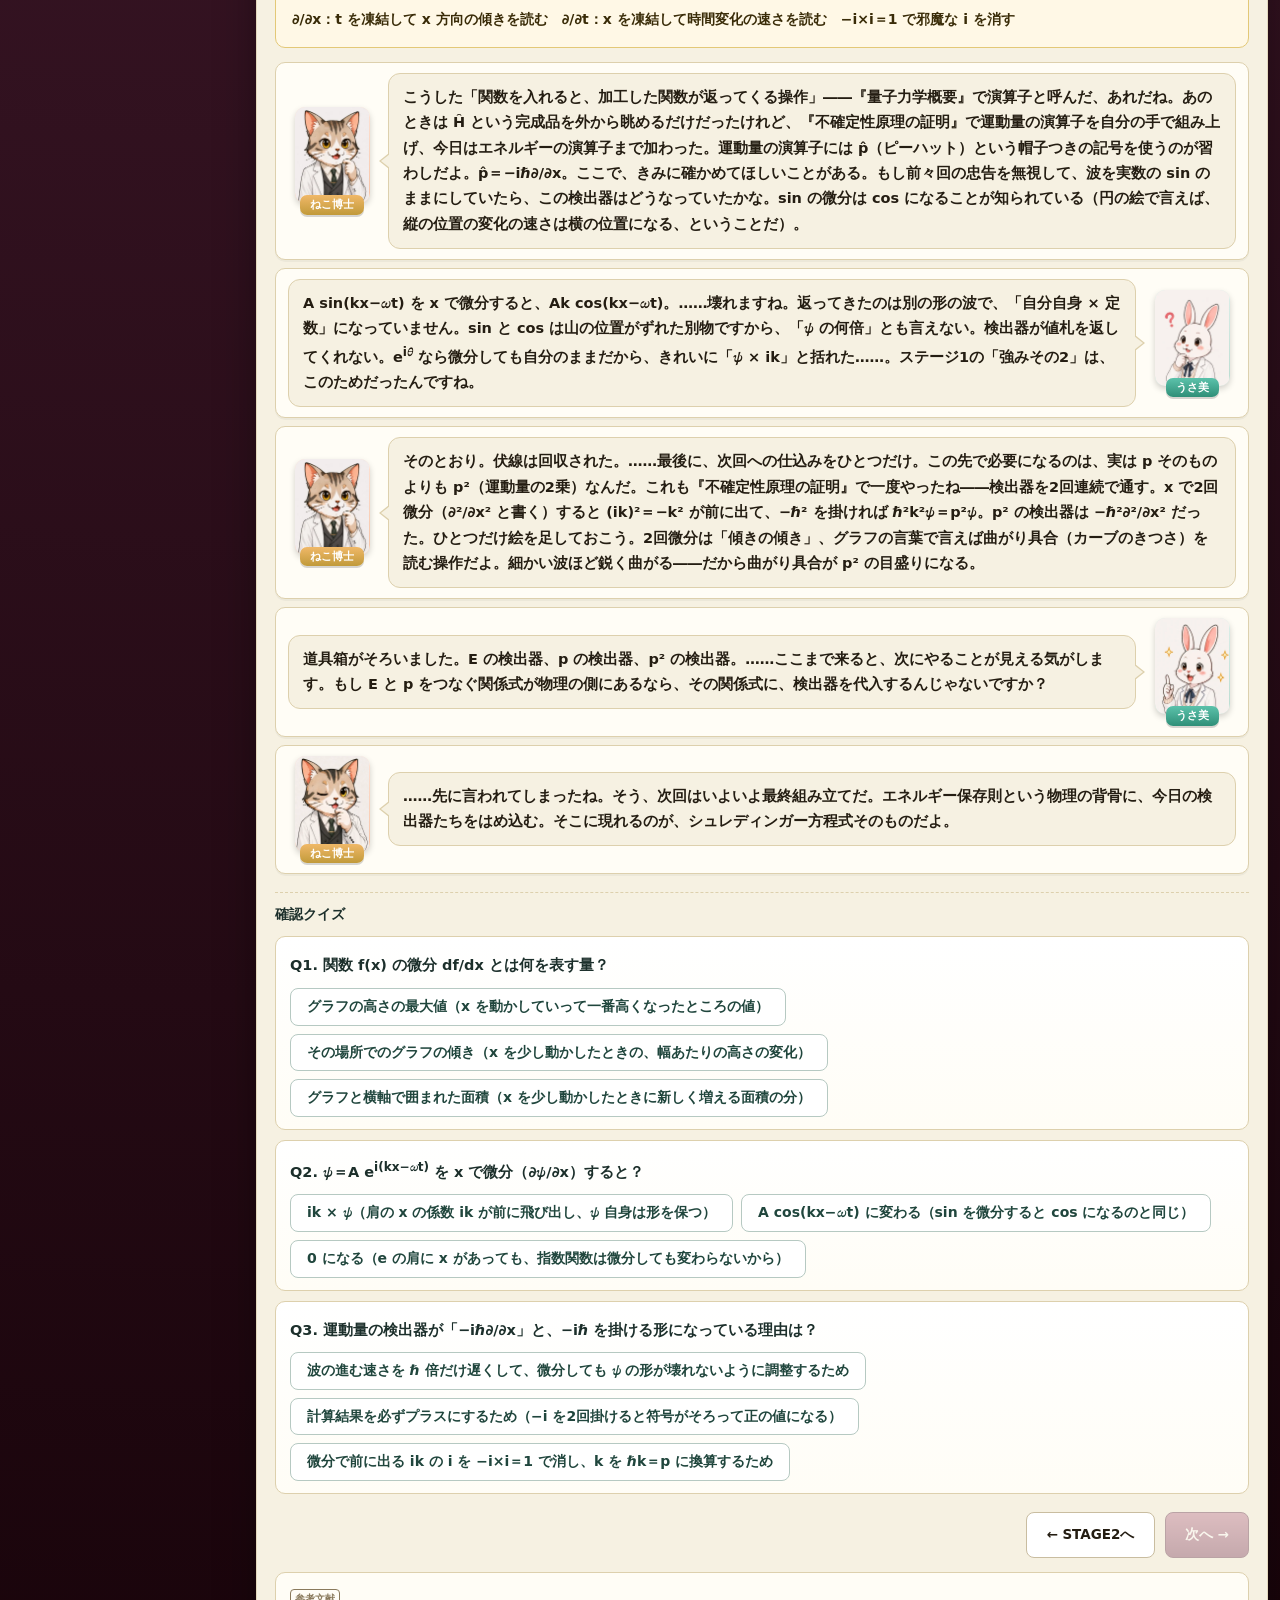
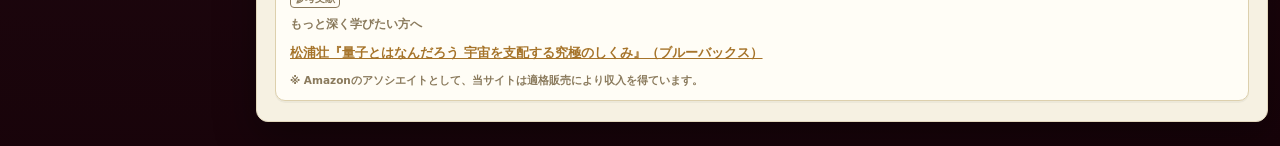
<file: stage3.html>
<!DOCTYPE html>
<html lang="ja">
<head>
<meta charset="UTF-8">
<meta name="viewport" content="width=device-width, initial-scale=1.0">
<meta name="theme-color" content="#451c30">
<!-- Google tag (gtag.js) -->
<script async src="https://www.googletagmanager.com/gtag/js?id=G-9RTQCP2HXM"></script>
<script>
  window.dataLayer = window.dataLayer || [];
  function gtag(){dataLayer.push(arguments);}
  gtag('js', new Date());
  gtag('config', 'G-9RTQCP2HXM');
</script>
<title>STAGE3 微分という検出器 ― シュレディンガー方程式を導く</title>
<meta name="description" content="微分は「傾きを読む」操作。電子の波 ψ=Ae^i(px−Et)/ℏ を x で微分すると運動量 p が、t で微分するとエネルギー E が飛び出してくる。運動量演算子 −iℏ∂/∂x とエネルギー演算子 iℏ∂/∂t という2つの検出器を組み立てる、導出最大の山場。">
<link rel="canonical" href="https://quantum-mechanics.habatakijuku.com/schrodinger-equation/stage3">
<meta property="og:type" content="article">
<meta property="og:site_name" content="シュレディンガー方程式を導く">
<meta property="og:locale" content="ja_JP">
<meta property="og:title" content="STAGE3 微分という検出器 ― シュレディンガー方程式を導く">
<meta property="og:description" content="波を x で微分すると運動量が、t で微分するとエネルギーが飛び出す。「演算子」という検出器の発見。">
<meta property="og:url" content="https://quantum-mechanics.habatakijuku.com/schrodinger-equation/stage3">
<meta property="og:image" content="https://quantum-mechanics.habatakijuku.com/schrodinger-equation/images/ogp.png">
<meta property="og:image:width" content="1200">
<meta property="og:image:height" content="630">
<meta name="twitter:card" content="summary_large_image">
<link rel="icon" type="image/png" href="images/favicon.png">
<link rel="stylesheet" href="design-system.css">
<style>
  /* 線の太さは viewBox の拡大率に引きずられず、画面上のCSSピクセルで決まるようにする
     （『<a href="https://quantum-mechanics.habatakijuku.com/general/" target="_blank" rel="noopener" style="color:#a6742a;text-decoration:underline">量子力学概要</a>』のcanvas図と同じ基準・同じ線の重さにそろえるため） */
  .sq-svg *{vector-effect:non-scaling-stroke}
  .sq-svg .wave{fill:none;stroke:var(--gold);stroke-width:2}
  .sq-svg .axis{stroke:var(--muted);stroke-width:1.2}
  .sq-svg .arrow{stroke:var(--muted);stroke-width:1.5}
  .sq-svg .arrowhead{fill:var(--muted)}
  .sq-svg .label{fill:var(--muted);font-size:11px;font-weight:700}
  .sq-svg .strong{fill:var(--ink);font-size:12px;font-weight:900}
  .sq-svg .lbA{fill:var(--gold-dark);font-size:11px;font-weight:900}
  .sq-svg .lbB{fill:#2f6fa6;font-size:11px;font-weight:900}
  .sq-svg .tang{stroke:#b5504a;stroke-width:2.2}
  .sq-svg .tdot{fill:#b5504a}
  .sq-svg .machine{fill:rgba(197,154,58,.10);stroke:var(--gold-dark);stroke-width:1.6}
  .sq-svg .machineB{fill:rgba(47,111,166,.07);stroke:#2f6fa6;stroke-width:1.6}
  .sq-svg .flow{stroke:var(--ink);stroke-width:1.8}
  .sq-svg .flowhead{fill:var(--ink)}
  .cv-wrap{width:100%}
  #psi3d{display:block;width:100%;height:auto;touch-action:none;cursor:move}
  #psi3d:active{cursor:move}
  .sim-ctrl{display:grid;grid-template-columns:auto minmax(0,1fr) auto;gap:8px 10px;align-items:center;
    max-width:440px;margin:12px auto 0;padding:10px 12px;border:1px solid var(--line);border-radius:10px;background:var(--paper2)}
  .sim-ctrl label{font-size:11.5px;font-weight:800;color:var(--muted);white-space:nowrap}
  .sim-ctrl input[type=range]{width:100%;accent-color:#7e3f5f}
  .sim-ctrl .val{font-size:12px;font-weight:900;color:var(--ink);font-variant-numeric:tabular-nums;min-width:52px;text-align:right}
  @media (max-width:560px){
    .sim-ctrl{grid-template-columns:minmax(0,1fr) auto}
    .sim-ctrl label{grid-column:1 / -1;white-space:normal}
  }
  .readout{display:flex;flex-wrap:wrap;gap:4px 16px;justify-content:center;margin-top:8px;font-size:12px;font-weight:700;color:var(--ink)}
  .readout b{font-weight:900;font-variant-numeric:tabular-nums;color:inherit}
  .readout .sub{flex-basis:100%;text-align:center;color:var(--muted);font-weight:700}
</style>
</head>
<body>
<div class="app-shell side-collapsed" id="app-shell">
  <header class="game-header">
    <div class="brand">
      <div class="brand-title"><a class="head-reset home-badge" href="index.html" title="トップへ" aria-label="トップへ">🌊</a> <span>シュレディンガー方程式を導く</span></div>
      <div class="brand-sub">STAGE 3 ― 微分という検出器 ―</div>
    </div>
    <div class="head-progress-wrap">
      <div class="head-progress-label" id="progress-label">クリア 0 / 7</div>
      <div class="head-progress" role="progressbar" aria-label="クリア済みステージ数" aria-valuemin="0" aria-valuemax="7" aria-valuenow="0"><div class="head-progress-fill" id="progress-fill" style="width:0%"></div></div>
    </div>
    <div class="header-actions">
      <a class="head-reset" href="https://quantum-mechanics.habatakijuku.com/" title="量子力学、冒険の書（シリーズマップ）へ">🗺️ マップ</a>
      <button class="head-reset" id="btn-reset-all">🔄 最初から</button>
      <button class="head-reset" id="head-nav-toggle" title="ステージ一覧の表示切替">☰ ナビ</button>
    </div>
  </header>

  <div class="game-layout">
    <div class="side-backdrop" id="side-backdrop"></div>
    <aside class="side-panel">
      <div class="side-head">
        <button class="side-toggle" id="sidebar-toggle" title="ステージ一覧の表示切替" aria-label="ステージ一覧の表示切替">☰</button>
        <span class="side-head-text">📚 ステージ一覧</span>
      </div>
      <div class="side-list" id="side-list"></div>
    </aside>

    <main class="main-area">
      <div class="chapter-head">
        <span class="chapter-badge">STAGE 3</span><h1 class="chapter-title">微分という検出器</h1>
        <div class="chapter-sub">波から E と p を取り出す</div>
      </div>

      <div class="mission-box">
        <div class="mission-label">🎯 ミッション</div>
        <div class="mission-text">微分を「傾きを読む操作」として理解し、電子の波 ψ に −iℏ∂/∂x を作用させると p×ψ が、iℏ∂/∂t を作用させると E×ψ が出てくることを、自分の手で計算できるようになろう。</div>
        <span class="mission-status" id="mission-status">未達成</span>
      </div>

      <div class="dialogue-scene">
        <div class="dialog-row">
          <div class="dialog-character">
            <div class="dialog-avatar mentor"><img src="images/cat.webp" width="300" height="386" alt=""></div>
            <div class="dialog-name mentor">ねこ博士</div>
          </div>
          <div class="dialog-bubble">前回の宿題はこうだった。電子の波 ψ＝A e<sup>i(px−Et)/ℏ</sup> の中には、運動量 p とエネルギー E が「位相の進むペース」として記録されている。ならば、<strong>式への操作でそれを取り出せないか</strong>。その道具が<strong>微分</strong>だ。<a href="https://quantum-mechanics.habatakijuku.com/kennard-inequality/" target="_blank" rel="noopener" style="color:#a6742a;text-decoration:underline">『不確定性原理の証明』</a>で「傾きを読む道具」として手に入れ、運動量を取り出す操作まで組み上げたね。今日はそれを<strong>時間の方向にも広げる</strong>。定義はあのときと同じ、グラフの傾きを読むことだ。</div>
        </div>
        <div class="dialog-row right">
          <div class="dialog-character">
            <div class="dialog-avatar student"><img src="images/rabbit.webp" width="300" height="386" alt=""></div>
            <div class="dialog-name student">うさ美</div>
          </div>
          <div class="dialog-bubble">『不確定性原理の証明』では、曲線でも1点のまわりをどんどん拡大すればまっすぐに見えてきて、そのまっすぐな線の傾きが微分でした。<strong>df/dx は「x のいまの場所での、局所的な傾き」</strong>で、d で割っているのは幅あたりに直すため、でしたね。</div>
        </div>
      </div>

      <div class="dialogue-scene">
        <div class="dialog-row">
          <div class="dialog-character">
            <div class="dialog-avatar mentor"><img src="images/cat.webp" width="300" height="386" alt=""></div>
            <div class="dialog-name mentor">ねこ博士</div>
          </div>
          <div class="dialog-bubble">それで十分だ。ひとつだけ記号の注意をね。私たちの ψ は、場所 x と時刻 t の<strong>2つ</strong>を入力に取る関数だ。だから「傾き」も2種類ある。<strong>時刻 t を凍結して、x 方向の傾きを読む</strong>操作を ∂ψ/∂x、<strong>場所 x を凍結して、t 方向の変化の速さを読む</strong>操作を ∂ψ/∂t と書く。d の代わりに使う ∂（ラウンドディー）という丸い文字は、『量子力学概要』でシュレディンガー方程式を読んだときに出てきたね。「他の入力は凍結していますよ」という目印で、この流儀の微分を<strong>偏微分</strong>と呼ぶのだった。読み方は d のときと同じで、∂ψ/∂x は「x を少し動かしたら ψ がどれだけ変わるか」だよ。</div>
        </div>
      </div>

      <div class="diagram-box">
        <div class="cv-wrap">
          <canvas id="psi3d" role="img" aria-label="ψ(x,t) の立体グラフ。床の2方向が場所xと時刻t、高さがψの値。時刻を凍結したx方向の断面（金）と、場所を凍結したt方向の断面（青）が交わる1点に、それぞれの接線が引かれている。ドラッグで視点を回せる"></canvas>
        </div>
        <div class="sim-ctrl">
          <label for="p3-x">場所 x₀</label>
          <input type="range" id="p3-x" min="0" max="8" step="0.02" value="4" aria-label="断面を取る場所 x">
          <span class="val" id="p3-xv">4.00</span>
          <label for="p3-t">時刻 t₀</label>
          <input type="range" id="p3-t" min="0" max="8" step="0.02" value="2" aria-label="断面を取る時刻 t">
          <span class="val" id="p3-tv">2.00</span>
        </div>
        <div class="readout">
          <span style="color:#a6742a">━ t を凍結した断面 → ∂ψ/∂x ＝ <b id="p3-dx">+1.90</b></span>
          <span style="color:#2f6fa6">━ x を凍結した断面 → ∂ψ/∂t ＝ <b id="p3-dt">−1.25</b></span>
          <span class="sub">🖱️ 図をドラッグ（スマホは指でなぞる）すると視点を自由に回せます</span>
        </div>
        <div class="diagram-caption">ψ(x, t) の立体グラフ。床の2方向が<strong>場所 x</strong> と<strong>時刻 t</strong>、高さが ψ の値（本当は複素数なので、ここでは実部だけを高さにしている）。入力が2つあるとグラフは線ではなく<strong>面</strong>になり、「傾き」は<strong>どちらへ歩くか</strong>で変わる。金色の線は時刻 t を凍結して x 方向へ歩いた断面、青い線は場所 x を凍結して t 方向へ歩いた断面で、交点に引いた接線の傾きがそれぞれ <strong>∂ψ/∂x</strong> と <strong>∂ψ/∂t</strong>。∂ は「ほかの入力は凍結中」という目印だった。x₀・t₀ を動かすと交点が面の上を移動し、2つの傾きが別々に変わる</div>
      </div>

      <div class="dialogue-scene">
        <div class="dialog-row">
          <div class="dialog-character">
            <div class="dialog-avatar mentor"><img src="images/cat.webp" width="300" height="386" alt=""></div>
            <div class="dialog-name mentor">ねこ博士</div>
          </div>
          <div class="dialog-bubble">さて、微分の計算規則で今日使うのは<strong>たった1つ</strong>。<a href="https://quantum-mechanics.habatakijuku.com/kennard-inequality/" target="_blank" rel="noopener" style="color:#a6742a;text-decoration:underline">『不確定性原理の証明』</a>で組み立てた「<strong>e の肩に式が乗っているときは、肩を微分したものが前に降りてきて、e はそのまま残る</strong>」という規則だ。肩が at（a は定数）なら、肩の微分は a。だから<br><strong>d(e<sup>at</sup>)/dt ＝ a e<sup>at</sup></strong><br>a が複素数（i を含む数）でも、この規則はそのまま成り立つ。</div>
        </div>
        <div class="dialog-row right">
          <div class="dialog-character">
            <div class="dialog-avatar student"><img src="images/rabbitThink.webp" width="300" height="386" alt=""></div>
            <div class="dialog-name student">うさ美</div>
          </div>
          <div class="dialog-bubble">肩の係数が前に飛び出す……これは『不確定性原理の証明』で確かめた性質ですね。私たちの波は ψ＝A e<sup>i(kx−ωt)</sup>。肩は i(kx−ωt)。このうち <strong>−iωt には x が入っていません</strong>から、t を凍結すればただの定数で、x で微分しても何も出てこない。残る <strong>ikx から x の係数 ik が前に飛び出してくる</strong>はず。そして k は運動量の暗号（p＝ℏk）……。やってみます。t を凍結して x で微分：<br>∂ψ/∂x ＝ (ik − 0) × A e<sup>i(kx−ωt)</sup> ＝ <strong>ik ψ</strong><br>出ました。<strong>波を x で微分すると、自分自身の ik 倍が返ってくる</strong>。</div>
        </div>
        <div class="dialog-row">
          <div class="dialog-character">
            <div class="dialog-avatar mentor"><img src="images/cat.webp" width="300" height="386" alt=""></div>
            <div class="dialog-name mentor">ねこ博士</div>
          </div>
          <div class="dialog-bubble">その通り。ここまでは、『不確定性原理の証明』で組み立てた運動量演算子そのものだね。ほしいのは ik ψ ではなく p ψ＝ℏk ψ。邪魔者は i だけだから、<strong>−iℏ を掛けて</strong>消す。−i×i＝−i²＝1 だからね。<br>(−iℏ) ∂ψ/∂x ＝ (−iℏ)(ik) ψ ＝ ℏk ψ ＝ <strong>p ψ</strong><br>今日の新しい一歩はここからだ。まったく同じことを時間方向にもやってごらん。肩の t の係数は −iω だ。</div>
        </div>
        <div class="dialog-row right">
          <div class="dialog-character">
            <div class="dialog-avatar student"><img src="images/rabbit.webp" width="300" height="386" alt=""></div>
            <div class="dialog-name student">うさ美</div>
          </div>
          <div class="dialog-bubble">x を凍結して t で微分すると、−iω が前に出て ∂ψ/∂t ＝ −iω ψ。ほしいのは Eψ＝ℏω ψ だから、今度は <strong>iℏ を掛ければ</strong>――<br>(iℏ) ∂ψ/∂t ＝ (iℏ)(−iω) ψ ＝ ℏω ψ ＝ <strong>E ψ</strong><br>できました。<strong>x 方向の傾きを読んで −iℏ を掛けると運動量が、t 方向の変化を読んで iℏ を掛けるとエネルギーが、波の中から出てくる</strong>。まるで検出器ですね。波をこの機械に通すと、体内に記録されていた値が札になって出てくる。</div>
        </div>
      </div>

      <div class="diagram-box">
        <svg class="sq-svg" viewBox="0 0 340 224" width="100%" role="img" aria-label="2つの検出器の図。波ψを運動量検出器−iℏ∂/∂xに通すとp×ψが出てくる。波ψをエネルギー検出器iℏ∂/∂tに通すとE×ψが出てくる">
          <text class="strong" x="14" y="16">波に隠れた E と p を読み出す、2つの「検出器」</text>
          <text class="lbA" x="14" y="46">ψ ＝ Ae<tspan baseline-shift="super" font-size="8">i(kx−ωt)</tspan></text>
          <line class="flow" x1="110" y1="42" x2="140" y2="42"></line>
          <polygon class="flowhead" points="146,42 137,38 137,46"></polygon>
          <rect class="machine" x="152" y="24" width="102" height="36" rx="8"></rect>
          <text class="strong" x="203" y="46" text-anchor="middle">−iℏ ∂/∂x</text>
          <line class="flow" x1="258" y1="42" x2="288" y2="42"></line>
          <polygon class="flowhead" points="294,42 285,38 285,46"></polygon>
          <text class="lbA" x="300" y="46">p ψ</text>
          <text class="label" x="203" y="76" text-anchor="middle">運動量の検出器（x 方向の傾き＝波の細かさを読む）</text>
          <text class="lbB" x="14" y="122">ψ ＝ Ae<tspan baseline-shift="super" font-size="8">i(kx−ωt)</tspan></text>
          <line class="flow" x1="110" y1="118" x2="140" y2="118"></line>
          <polygon class="flowhead" points="146,118 137,114 137,122"></polygon>
          <rect class="machineB" x="152" y="100" width="102" height="36" rx="8"></rect>
          <text class="strong" x="203" y="122" text-anchor="middle">iℏ ∂/∂t</text>
          <line class="flow" x1="258" y1="118" x2="288" y2="118"></line>
          <polygon class="flowhead" points="294,118 285,114 285,122"></polygon>
          <text class="lbB" x="300" y="122">E ψ</text>
          <text class="label" x="203" y="152" text-anchor="middle">エネルギーの検出器（t 方向の変化＝振動の速さを読む）</text>
          <text class="strong" x="14" y="186">どちらも「波それ自身 × 取り出したい値」を返す。</text>
          <text class="label" x="14" y="208">波の形を壊さずに値だけ読める――e<tspan baseline-shift="super" font-size="8">iθ</tspan> が微分で形を崩さないおかげ</text>
        </svg>
        <div class="diagram-caption">2つの検出器。<strong>−iℏ∂/∂x</strong> は x 方向の傾き（波の細かさ）から運動量 p を、<strong>iℏ∂/∂t</strong> は時間変化の速さ（振動の速さ）からエネルギー E を読み出し、どちらも「ψ×その値」の形で返す。このような「関数への操作」が<strong>演算子</strong>――『量子力学概要』では Ĥ という完成品として渡されるだけだったものを、ここでは部品から組み立てている</div>
      </div>

      <div class="formula-box">
        <span class="step">【2つの検出器（演算子）】</span>
        <span class="step">運動量：　−iℏ ∂ψ/∂x ＝ p ψ　　　エネルギー：　iℏ ∂ψ/∂t ＝ E ψ</span>
        <span class="step multi"><span class="item">∂/∂x：t を凍結して x 方向の傾きを読む</span>　<span class="item">∂/∂t：x を凍結して時間変化の速さを読む</span>　<span class="item">−i×i＝1 で邪魔な i を消す</span></span>
      </div>

      <div class="dialogue-scene">
        <div class="dialog-row">
          <div class="dialog-character">
            <div class="dialog-avatar mentor"><img src="images/cat.webp" width="300" height="386" alt=""></div>
            <div class="dialog-name mentor">ねこ博士</div>
          </div>
          <div class="dialog-bubble">こうした「関数を入れると、加工した関数が返ってくる操作」――『量子力学概要』で<strong>演算子</strong>と呼んだ、あれだね。あのときは Ĥ という完成品を外から眺めるだけだったけれど、『不確定性原理の証明』で運動量の演算子を自分の手で組み上げ、今日はエネルギーの演算子まで加わった。運動量の演算子には p̂（ピーハット）という帽子つきの記号を使うのが習わしだよ。p̂＝−iℏ∂/∂x。ここで、きみに確かめてほしいことがある。もし前々回の忠告を無視して、波を<strong>実数の sin のまま</strong>にしていたら、この検出器はどうなっていたかな。sin の微分は cos になることが知られている（円の絵で言えば、縦の位置の変化の速さは横の位置になる、ということだ）。</div>
        </div>
        <div class="dialog-row right">
          <div class="dialog-character">
            <div class="dialog-avatar student"><img src="images/rabbitThink.webp" width="300" height="386" alt=""></div>
            <div class="dialog-name student">うさ美</div>
          </div>
          <div class="dialog-bubble">A sin(kx−ωt) を x で微分すると、Ak <strong>cos</strong>(kx−ωt)。……壊れますね。返ってきたのは<strong>別の形の波</strong>で、「自分自身 × 定数」になっていません。sin と cos は山の位置がずれた別物ですから、「ψ の何倍」とも言えない。<strong>検出器が値札を返してくれない</strong>。e<sup>iθ</sup> なら微分しても自分のままだから、きれいに「ψ × ik」と括れた……。ステージ1の「強みその2」は、このためだったんですね。</div>
        </div>
        <div class="dialog-row">
          <div class="dialog-character">
            <div class="dialog-avatar mentor"><img src="images/cat.webp" width="300" height="386" alt=""></div>
            <div class="dialog-name mentor">ねこ博士</div>
          </div>
          <div class="dialog-bubble">そのとおり。伏線は回収された。……最後に、次回への仕込みをひとつだけ。この先で必要になるのは、実は p そのものよりも <strong>p²</strong>（運動量の2乗）なんだ。これも『不確定性原理の証明』で一度やったね――検出器を<strong>2回連続で</strong>通す。x で2回微分（∂²/∂x² と書く）すると (ik)²＝−k² が前に出て、−ℏ² を掛ければ ℏ²k²ψ＝<strong>p²ψ</strong>。<strong>p² の検出器は −ℏ²∂²/∂x²</strong> だった。ひとつだけ絵を足しておこう。2回微分は「傾きの傾き」、グラフの言葉で言えば<strong>曲がり具合（カーブのきつさ）</strong>を読む操作だよ。細かい波ほど鋭く曲がる――だから曲がり具合が p² の目盛りになる。</div>
        </div>
        <div class="dialog-row right">
          <div class="dialog-character">
            <div class="dialog-avatar student"><img src="images/rabbit.webp" width="300" height="386" alt=""></div>
            <div class="dialog-name student">うさ美</div>
          </div>
          <div class="dialog-bubble">道具箱がそろいました。E の検出器、p の検出器、p² の検出器。……ここまで来ると、次にやることが見える気がします。もし E と p をつなぐ関係式が物理の側にあるなら、<strong>その関係式に、検出器を代入する</strong>んじゃないですか？</div>
        </div>
        <div class="dialog-row">
          <div class="dialog-character">
            <div class="dialog-avatar mentor"><img src="images/catThink.webp" width="300" height="386" alt=""></div>
            <div class="dialog-name mentor">ねこ博士</div>
          </div>
          <div class="dialog-bubble">……先に言われてしまったね。そう、次回はいよいよ最終組み立てだ。エネルギー保存則という物理の背骨に、今日の検出器たちをはめ込む。そこに現れるのが、シュレディンガー方程式そのものだよ。</div>
        </div>
      </div>

      <h2 class="quiz-head">確認クイズ</h2>
      <div class="quiz-card" data-quiz>
        <p class="quiz-q">Q1. 関数 f(x) の微分 df/dx とは何を表す量？</p>
        <div class="choice-list">
          <button class="choice-btn">グラフの高さの最大値（x を動かしていって一番高くなったところの値）</button>
          <button class="choice-btn">その場所でのグラフの傾き（x を少し動かしたときの、幅あたりの高さの変化）</button>
          <button class="choice-btn">グラフと横軸で囲まれた面積（x を少し動かしたときに新しく増える面積の分）</button>
        </div>
        <div class="quiz-explain" hidden>正解！ 微分は「その場所の局所的な傾き」を読む操作。(f(x+d)−f(x))/d で d を限りなく小さくした値だ。曲線では場所ごとに傾きが変わるから、df/dx 自体も x の関数になる。ちなみに面積を測るのは積分のほう。</div>
      </div>

      <div class="quiz-card" data-quiz>
        <p class="quiz-q">Q2. ψ＝A e<sup>i(kx−ωt)</sup> を x で微分（∂ψ/∂x）すると？</p>
        <div class="choice-list">
          <button class="choice-btn">ik × ψ（肩の x の係数 ik が前に飛び出し、ψ 自身は形を保つ）</button>
          <button class="choice-btn">A cos(kx−ωt) に変わる（sin を微分すると cos になるのと同じ）</button>
          <button class="choice-btn">0 になる（e の肩に x があっても、指数関数は微分しても変わらないから）</button>
        </div>
        <div class="quiz-explain" hidden>正解！ e の肩の係数がそのまま前に出る（d(e<sup>ax</sup>)/dx＝a e<sup>ax</sup>）のが指数関数の微分ルール。x の係数は ik だから ∂ψ/∂x＝ikψ。「自分自身×定数」の形で返ってくるからこそ、−iℏ を掛けて p ψ という値札が読める。sin だと cos に化けてしまい、この芸当ができない。</div>
      </div>

      <div class="quiz-card" data-quiz>
        <p class="quiz-q">Q3. 運動量の検出器が「−iℏ∂/∂x」と、−iℏ を掛ける形になっている理由は？</p>
        <div class="choice-list">
          <button class="choice-btn">波の進む速さを ℏ 倍だけ遅くして、微分しても ψ の形が壊れないように調整するため</button>
          <button class="choice-btn">計算結果を必ずプラスにするため（−i を2回掛けると符号がそろって正の値になる）</button>
          <button class="choice-btn">微分で前に出る ik の i を −i×i＝1 で消し、k を ℏk＝p に換算するため</button>
        </div>
        <div class="quiz-explain" hidden>正解！ ∂ψ/∂x＝ikψ のままでは i が余計で、k はまだ波の言葉。−iℏ を掛けると (−iℏ)(ik)＝ℏk＝p となり、ちょうど「運動量 × ψ」が返る。−i は i の消去係、ℏ は辞書（p＝ℏk）の換算係というわけだ。</div>
      </div>

      <div class="stage-nav">
        <a class="btn" href="stage2.html">← STAGE2へ</a>
        <button class="btn btn-primary" id="btn-next" disabled>次へ →</button>
      </div>

      <div id="book-recommend"></div>
    </main>
  </div>
</div>

<script src="js/progress.js"></script>
<script>SQ.initStagePage(3);</script>

<script>
/* ψ(x,t) の立体グラフ：ドラッグで自由に回せる3Dワイヤーフレーム。
   同じ1点でも「x方向へ歩くか、t方向へ歩くか」で傾きが変わる＝偏微分の絵 */
(function(){
  var cv = document.getElementById('psi3d');
  if (!cv) return;
  var ctx = cv.getContext('2d');
  var yaw = 0.45, pitch = -1.02;                 /* 視点の向き（ラジアン） */
  var XM = 8, TM = 8, K = 1.0, OM = 0.62, AMP = 1.1;
  var C = { mesh:'#cfc2a0', meshX:'rgba(166,116,42,.34)', meshT:'rgba(47,111,166,.34)',
            gold:'#a6742a', blue:'#2f6fa6', red:'#c8433f', muted:'#8a7a5c',
            tanX:'#8a5518', tanT:'#1d5a8f' };
  var W = 0, H = 0, sc = 1, cx = 0, cy = 0;
  var sx = document.getElementById('p3-x'), stt = document.getElementById('p3-t');
  var vx = document.getElementById('p3-xv'), vt = document.getElementById('p3-tv');
  var rdx = document.getElementById('p3-dx'), rdt = document.getElementById('p3-dt');

  function f(x, t) { return AMP * Math.sin(K * x - OM * t); }
  function dfdx(x, t) { return AMP * K * Math.cos(K * x - OM * t); }
  function dfdt(x, t) { return -AMP * OM * Math.cos(K * x - OM * t); }

  /* (場所, 高さ, 時刻) を回して画面座標へ */
  function proj(x, y, z) {
    var cw = Math.cos(yaw), sw = Math.sin(yaw), cp = Math.cos(pitch), sp = Math.sin(pitch);
    var X1 = x * cw + z * sw, Z1 = -x * sw + z * cw;
    var Y2 = y * cp - Z1 * sp;
    return [cx + sc * X1, cy - sc * Y2];
  }
  function pw(x, t, h) { return proj(x - XM / 2, h === undefined ? f(x, t) : h, t - TM / 2); }

  function line(pts, color, wd, dash) {
    ctx.strokeStyle = color; ctx.lineWidth = wd; ctx.setLineDash(dash || []);
    ctx.beginPath();
    for (var i = 0; i < pts.length; i++) { var p = pts[i]; if (i) ctx.lineTo(p[0], p[1]); else ctx.moveTo(p[0], p[1]); }
    ctx.stroke(); ctx.setLineDash([]);
  }
  function curveT(tv) { var a = [], j; for (j = 0; j <= 48; j++) a.push(pw(XM * j / 48, tv)); return a; }
  function curveX(xv) { var a = [], j; for (j = 0; j <= 48; j++) a.push(pw(xv, TM * j / 48)); return a; }
  function dotAt(p, color) {
    ctx.fillStyle = color; ctx.beginPath(); ctx.arc(p[0], p[1], 4.5, 0, 7); ctx.fill();
    ctx.strokeStyle = '#fff'; ctx.lineWidth = 1.5; ctx.stroke();
  }
  function arrow(p1, p2, label, dxl, dyl) {
    line([p1, p2], C.muted, 1.5);
    var ang = Math.atan2(p2[1] - p1[1], p2[0] - p1[0]);
    ctx.fillStyle = C.muted; ctx.beginPath();
    ctx.moveTo(p2[0] + Math.cos(ang) * 9, p2[1] + Math.sin(ang) * 9);
    ctx.lineTo(p2[0] + Math.cos(ang + 2.5) * 6, p2[1] + Math.sin(ang + 2.5) * 6);
    ctx.lineTo(p2[0] + Math.cos(ang - 2.5) * 6, p2[1] + Math.sin(ang - 2.5) * 6);
    ctx.closePath(); ctx.fill();
    ctx.font = '900 12px "GreekNu",system-ui,sans-serif';
    ctx.fillText(label, p2[0] + dxl, p2[1] + dyl);
  }

  function draw() {
    var x0 = +sx.value, t0 = +stt.value;
    var z0 = f(x0, t0), gx = dfdx(x0, t0), gt = dfdt(x0, t0), i;

    ctx.clearRect(0, 0, W, H);
    for (i = 0; i <= 16; i++) line(curveT(TM * i / 16), C.meshX, 0.8);
    for (i = 0; i <= 16; i++) line(curveX(XM * i / 16), C.meshT, 0.8);
    line(curveT(t0), C.gold, 2.8);
    line(curveX(x0), C.blue, 2.8);

    /* 交点に立てた2本の接線 */
    var L = 1.1;
    line([pw(x0 - L, t0, z0 - gx * L), pw(x0 + L, t0, z0 + gx * L)], C.tanX, 2.6);
    line([pw(x0, t0 - L, z0 - gt * L), pw(x0, t0 + L, z0 + gt * L)], C.tanT, 2.6);

    var o = proj(-XM / 2, 0, -TM / 2);
    arrow(o, proj(XM / 2 + 1.2, 0, -TM / 2), 'x（場所）', -50, 18);
    arrow(o, proj(-XM / 2, 0, TM / 2 + 1.2), 't（時刻）', 8, -6);
    arrow(o, proj(-XM / 2, 2.4, -TM / 2), 'ψ', 8, 2);

    ctx.font = '900 12px "GreekNu",system-ui,sans-serif';
    ctx.fillStyle = C.blue;
    var pX = proj(x0 - XM / 2, 0, -TM / 2); ctx.fillText('x₀', pX[0] - 6, pX[1] + 17);
    ctx.fillStyle = C.gold;
    var pT = proj(-XM / 2, 0, t0 - TM / 2); ctx.fillText('t₀', pT[0] - 20, pT[1] + 4);

    var cr = pw(x0, t0);
    line([pw(x0, t0, 0), cr], C.red, 1, [3, 3]);
    dotAt(cr, C.red);

    vx.textContent = x0.toFixed(2);
    vt.textContent = t0.toFixed(2);
    rdx.textContent = (gx >= 0 ? '＋' : '−') + Math.abs(gx).toFixed(2);
    rdt.textContent = (gt >= 0 ? '＋' : '−') + Math.abs(gt).toFixed(2);
  }

  function resize() {
    var w = cv.clientWidth || 320, h = Math.round(w * 0.88);
    var dpr = window.devicePixelRatio || 1;
    cv.width = Math.round(w * dpr); cv.height = Math.round(h * dpr);
    cv.style.height = h + 'px';
    ctx.setTransform(dpr, 0, 0, dpr, 0, 0);
    W = w; H = h; sc = w / 16; cx = w / 2; cy = h / 2;
    draw();
  }

  /* 描画は requestAnimationFrame に1回だけ束ねる（ドラッグ中もなめらかに） */
  var queued = false;
  function invalidate() {
    if (queued) return;
    queued = true;
    requestAnimationFrame(function(){ queued = false; draw(); });
  }

  var dragging = false, lx = 0, ly = 0;
  function down(e) {
    dragging = true;
    var p = e.touches ? e.touches[0] : e;
    lx = p.clientX; ly = p.clientY; cv.style.cursor = 'move';
    if (e.cancelable) e.preventDefault();
  }
  function move(e) {
    if (!dragging) return;
    var p = e.touches ? e.touches[0] : e;
    yaw -= (p.clientX - lx) * 0.01;              /* 手前をつかんで回す感覚 */
    pitch -= (p.clientY - ly) * 0.01;
    if (pitch > 1.5) pitch = 1.5;
    if (pitch < -1.5) pitch = -1.5;
    lx = p.clientX; ly = p.clientY;
    invalidate();
    if (e.cancelable) e.preventDefault();
  }
  function up() { dragging = false; cv.style.cursor = 'move'; }

  cv.addEventListener('mousedown', down);
  window.addEventListener('mousemove', move);
  window.addEventListener('mouseup', up);
  cv.addEventListener('touchstart', down, { passive: false });
  cv.addEventListener('touchmove', move, { passive: false });
  window.addEventListener('touchend', up);
  sx.addEventListener('input', invalidate);
  stt.addEventListener('input', invalidate);
  window.addEventListener('resize', resize);
  resize();
})();
</script>
<script>
/* ギリシャ文字用の webフォントが読み込まれたら、canvas の図を描き直す（各図は resize で再描画する） */
if (document.fonts && document.fonts.ready) { document.fonts.ready.then(function(){ window.dispatchEvent(new Event('resize')); }); }
</script>
<script src="https://my.habatakijuku.com/sync.js" defer></script>
</body>
</html>
</file>
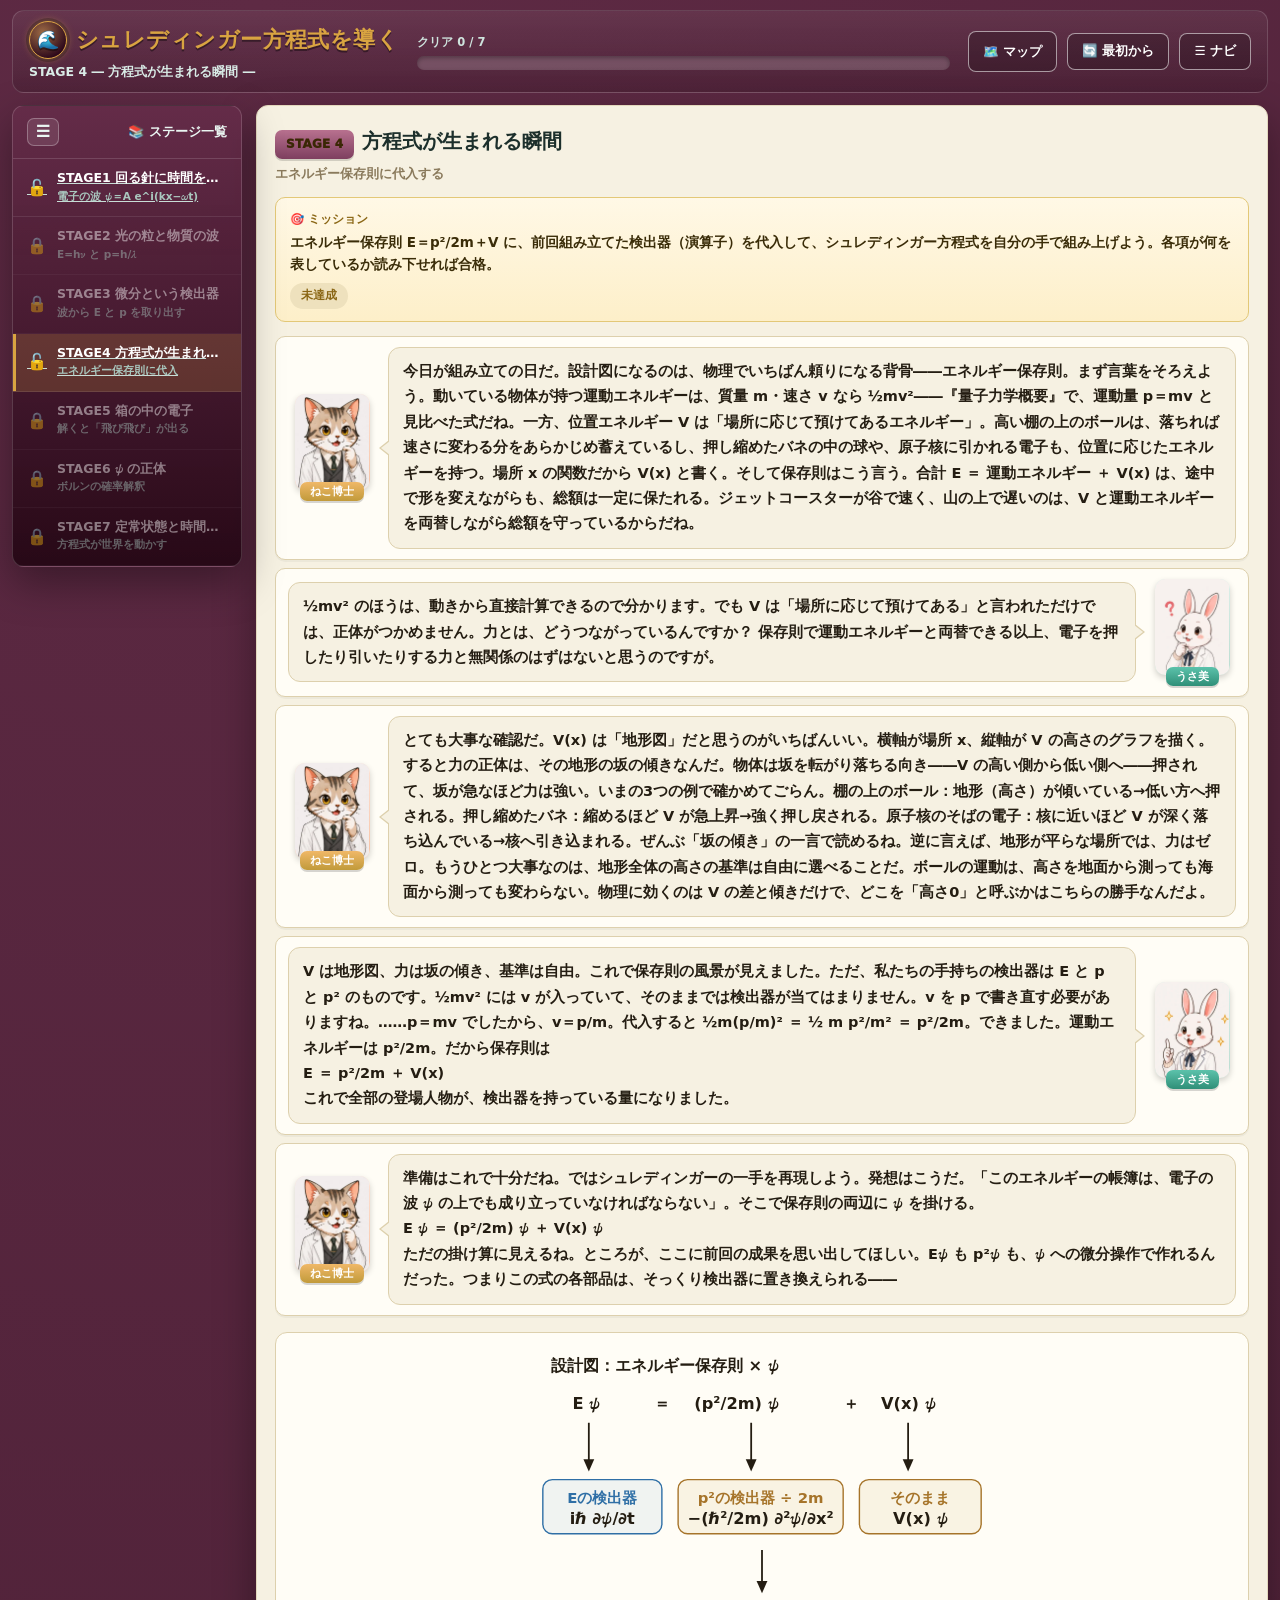
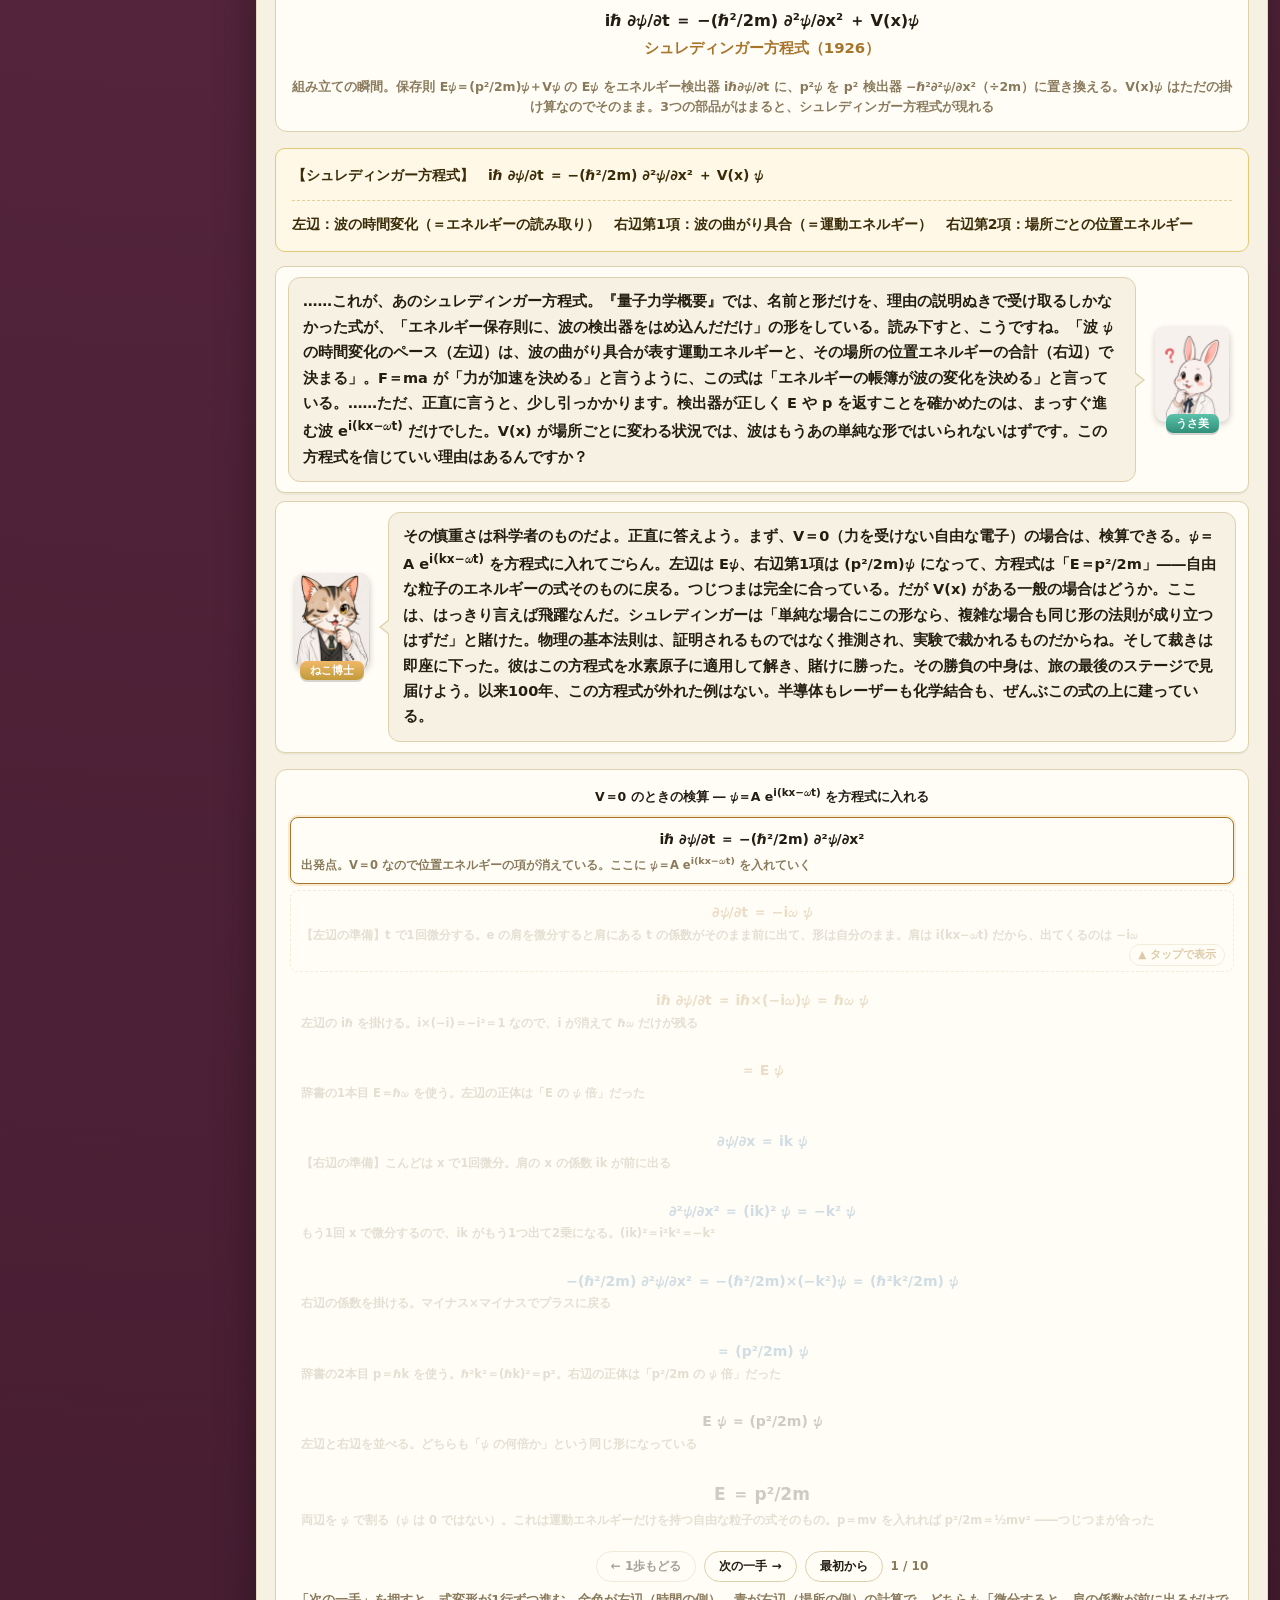
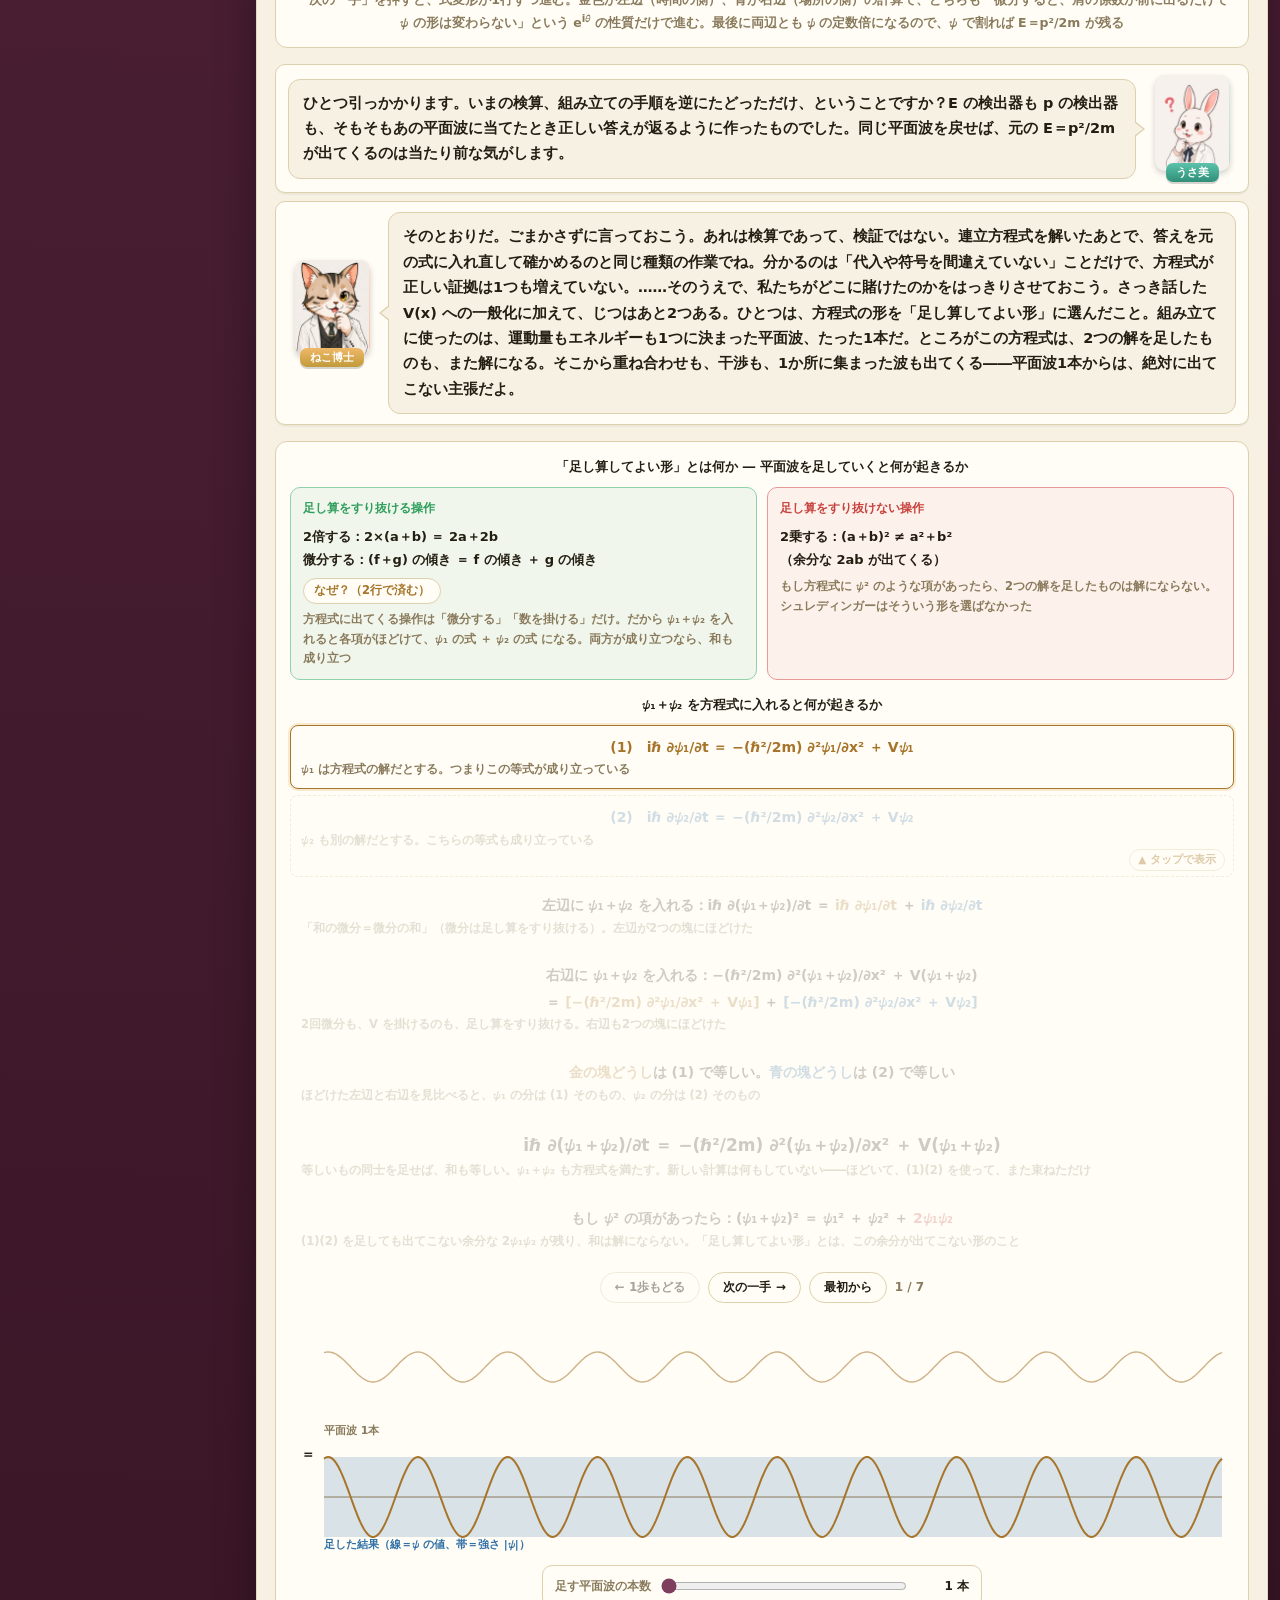
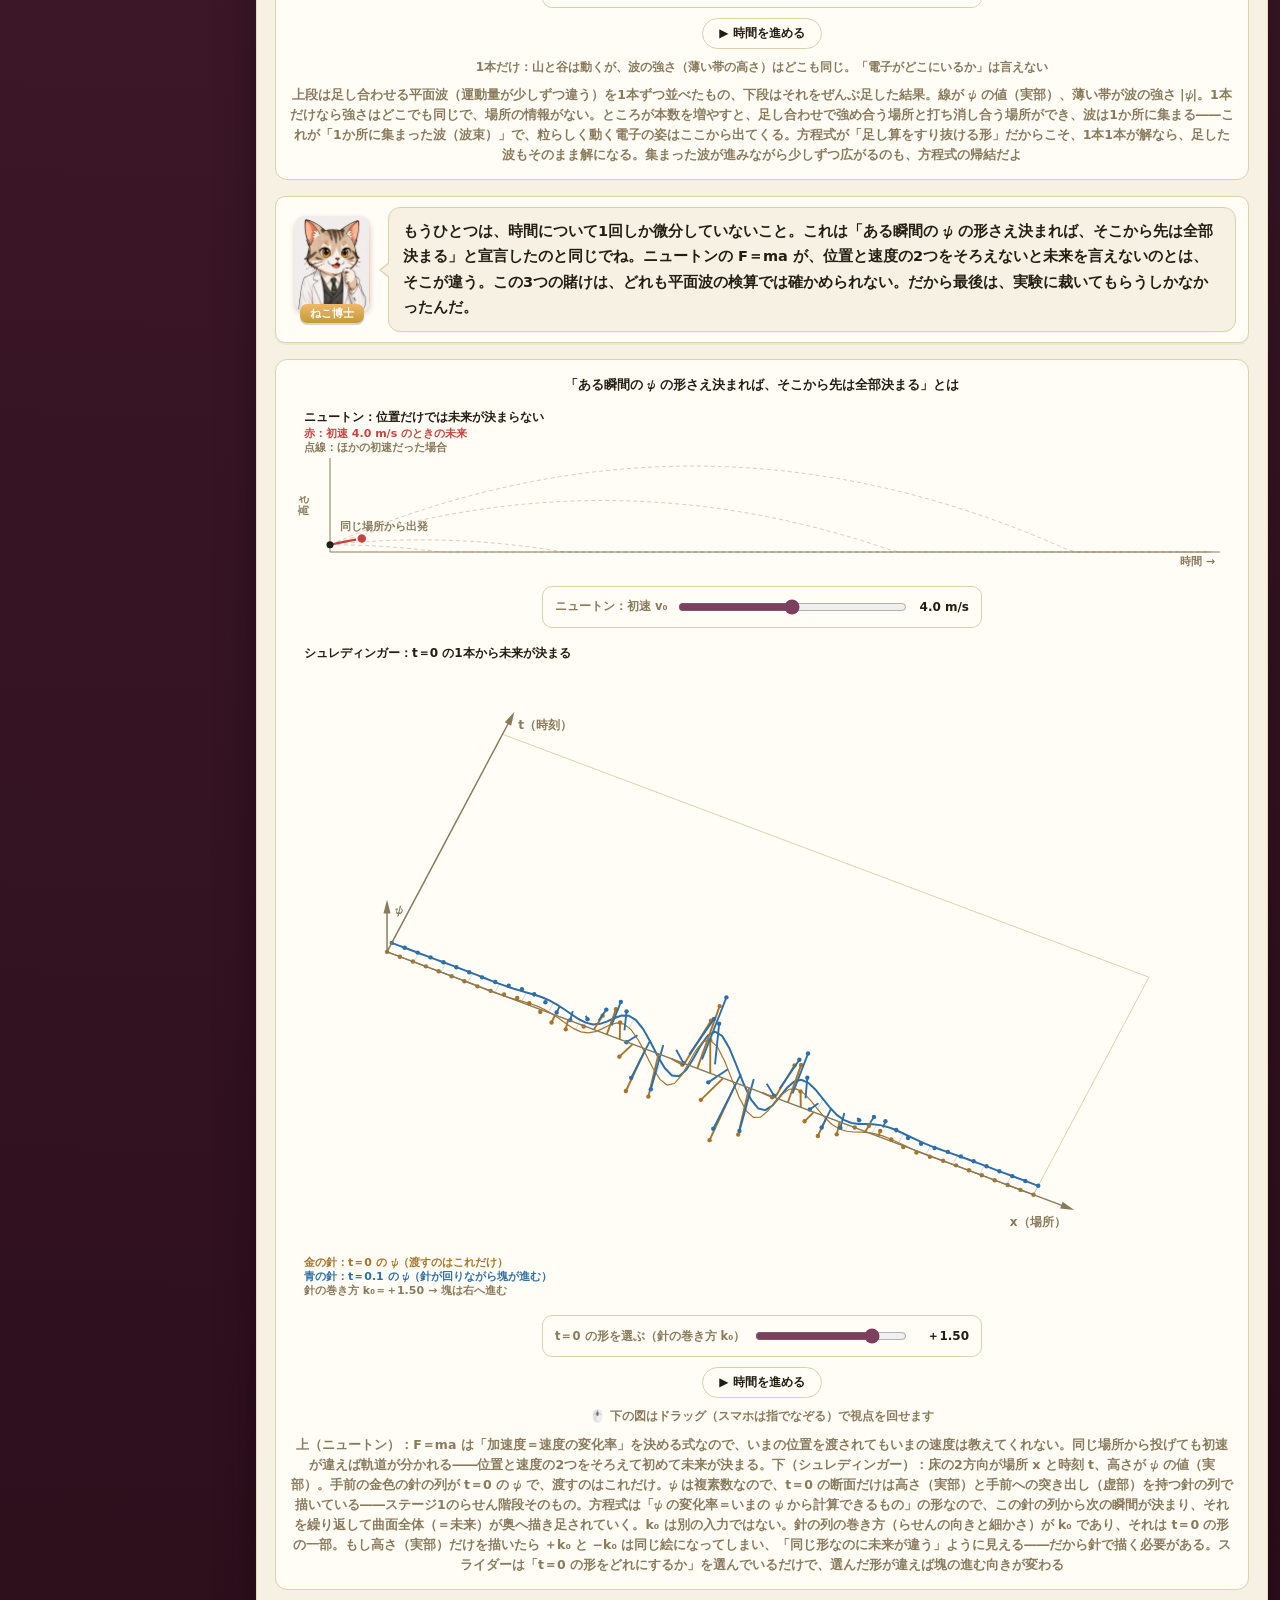
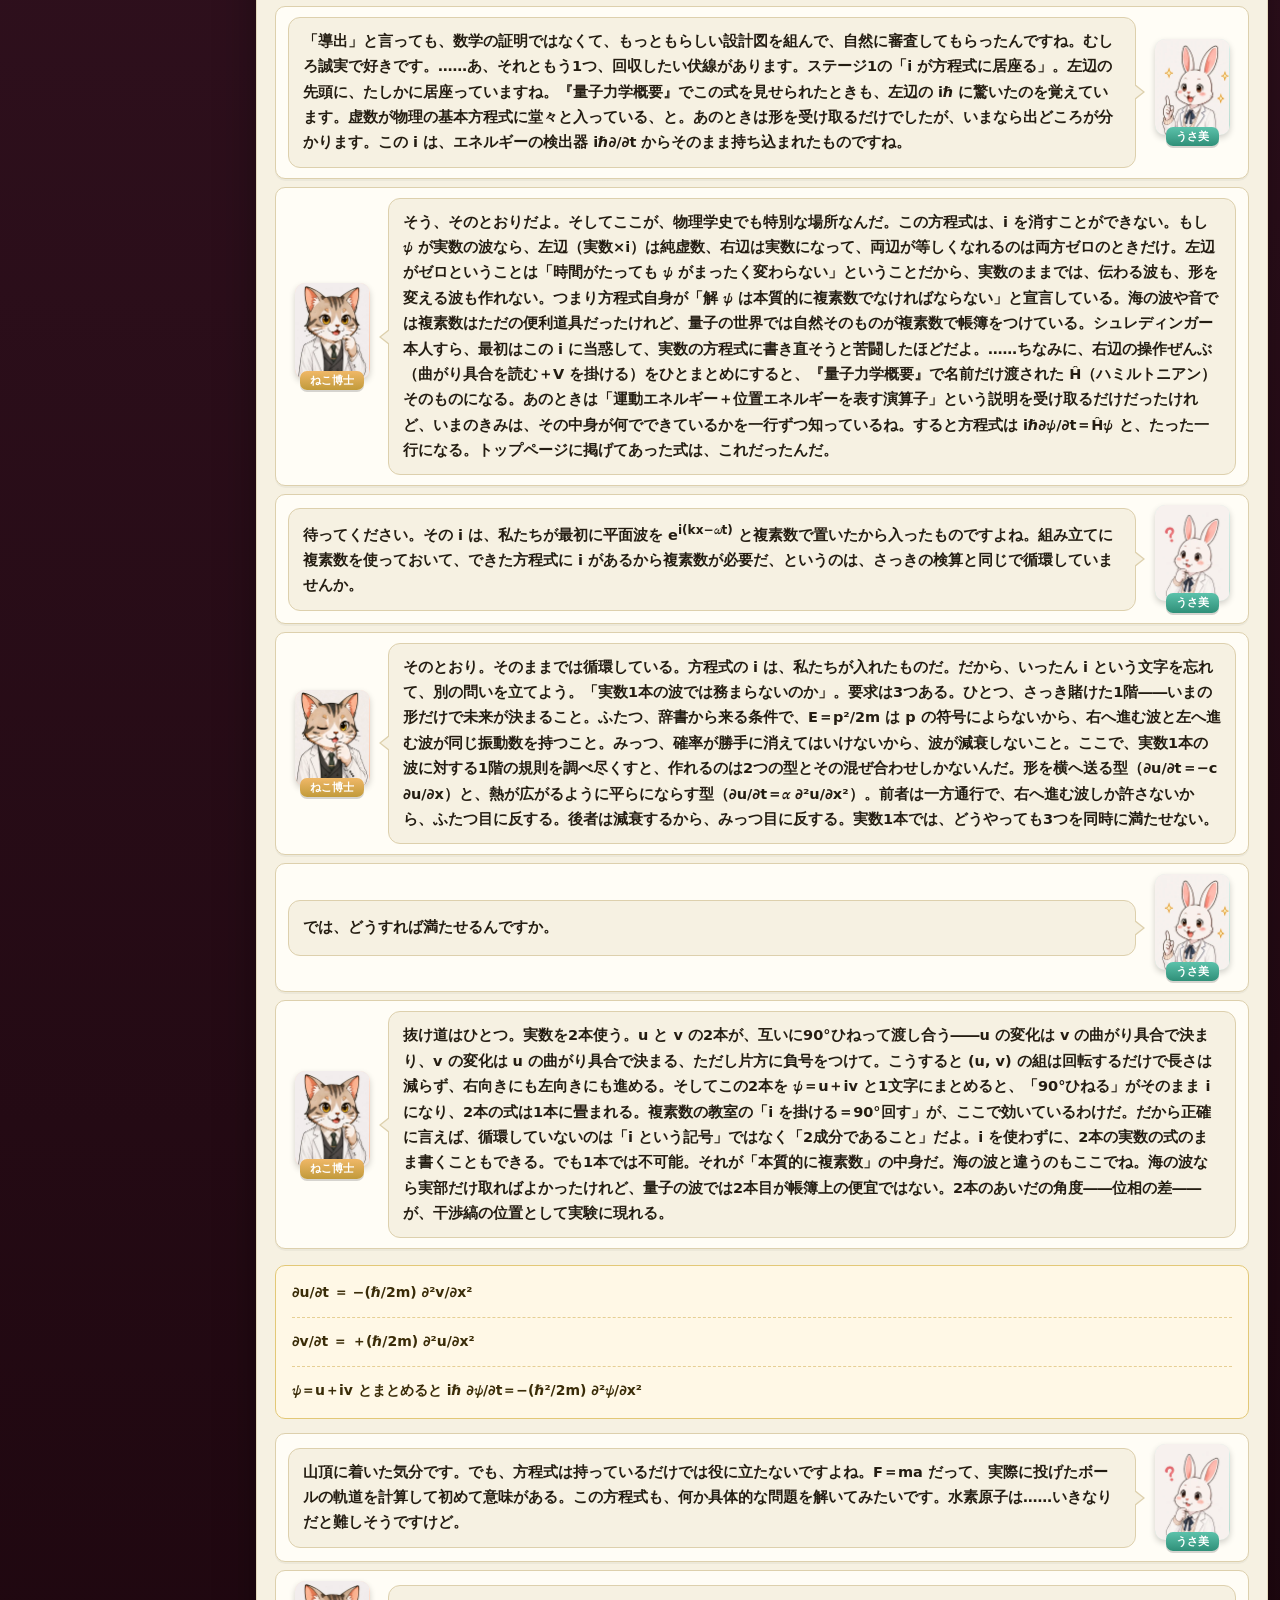
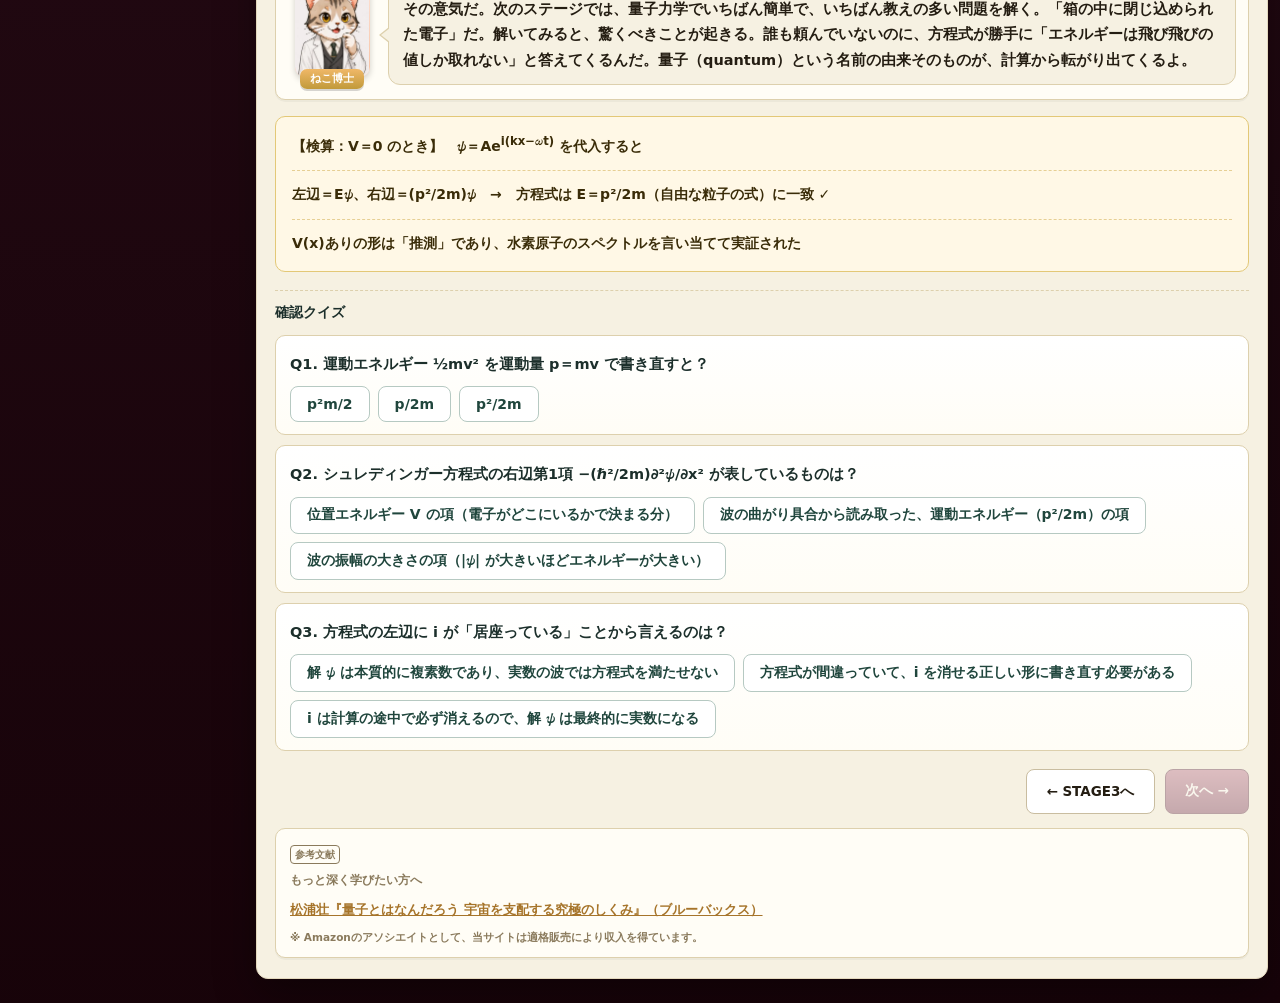
<file: stage4.html>
<!DOCTYPE html>
<html lang="ja">
<head>
<meta charset="UTF-8">
<meta name="viewport" content="width=device-width, initial-scale=1.0">
<meta name="theme-color" content="#451c30">
<!-- Google tag (gtag.js) -->
<script async src="https://www.googletagmanager.com/gtag/js?id=G-9RTQCP2HXM"></script>
<script>
  window.dataLayer = window.dataLayer || [];
  function gtag(){dataLayer.push(arguments);}
  gtag('js', new Date());
  gtag('config', 'G-9RTQCP2HXM');
</script>
<title>STAGE4 方程式が生まれる瞬間 ― シュレディンガー方程式を導く</title>
<meta name="description" content="エネルギー保存則 E=p²/2m+V に、波から E と p を読み出す検出器を代入する。3つの道具がカチリと噛み合い、シュレディンガー方程式 iℏ∂ψ/∂t=−(ℏ²/2m)∂²ψ/∂x²+Vψ が目の前で組み上がる。1926年の発見を自分の手で再現する山場。">
<link rel="canonical" href="https://quantum-mechanics.habatakijuku.com/schrodinger-equation/stage4">
<meta property="og:type" content="article">
<meta property="og:site_name" content="シュレディンガー方程式を導く">
<meta property="og:locale" content="ja_JP">
<meta property="og:title" content="STAGE4 方程式が生まれる瞬間 ― シュレディンガー方程式を導く">
<meta property="og:description" content="エネルギー保存則に検出器を代入すると、シュレディンガー方程式が目の前で組み上がる。">
<meta property="og:url" content="https://quantum-mechanics.habatakijuku.com/schrodinger-equation/stage4">
<meta property="og:image" content="https://quantum-mechanics.habatakijuku.com/schrodinger-equation/images/ogp.png">
<meta property="og:image:width" content="1200">
<meta property="og:image:height" content="630">
<meta name="twitter:card" content="summary_large_image">
<link rel="icon" type="image/png" href="images/favicon.png">
<link rel="stylesheet" href="design-system.css">
<style>
  /* 線の太さは viewBox の拡大率に引きずられず、画面上のCSSピクセルで決まるようにする
     （『<a href="https://quantum-mechanics.habatakijuku.com/general/" target="_blank" rel="noopener" style="color:#a6742a;text-decoration:underline">量子力学概要</a>』のcanvas図と同じ基準・同じ線の重さにそろえるため） */
  .sq-svg *{vector-effect:non-scaling-stroke}
  .sq-svg .strong{fill:var(--ink);font-size:12px;font-weight:900}
  .sq-svg .lbA{fill:var(--gold-dark);font-size:11px;font-weight:900}
  .sq-svg .lbB{fill:#2f6fa6;font-size:11px;font-weight:900}
  .sq-svg .slotbox{fill:rgba(197,154,58,.10);stroke:var(--gold-dark);stroke-width:1.4}
  .sq-svg .slotboxB{fill:rgba(47,111,166,.07);stroke:#2f6fa6;stroke-width:1.4}
  .sq-svg .flow{stroke:var(--ink);stroke-width:1.8}
  .sq-svg .flowhead{fill:var(--ink)}
  .calc-head{font-size:12.5px;font-weight:900;color:var(--ink);text-align:center;margin-bottom:10px}
  .calc-steps{list-style:none;margin:0;padding:0;display:grid;gap:6px}
  .calc-steps li{padding:8px 10px;border-radius:8px;border:1px solid transparent;opacity:.22;
    transition:opacity .18s,background .18s,border-color .18s}
  .calc-steps li.on{opacity:1;background:var(--paper2);border-color:var(--line)}
  .calc-steps li.cur{border-color:var(--gold-dark);box-shadow:0 0 0 2px rgba(217,164,65,.22);cursor:pointer}
  .calc-steps li.next{opacity:.38;cursor:pointer;position:relative;border-color:var(--line);border-style:dashed;padding-bottom:26px}
  .calc-steps li.next::after{content:"▲ タップで表示";position:absolute;right:8px;bottom:5px;font-size:10.5px;font-weight:800;
    color:var(--gold-dark);background:var(--paper2);border:1px solid var(--line);border-radius:999px;padding:1px 8px;opacity:1}
  .calc-steps li.next .eq,.calc-steps li.next .why{opacity:.6}
  .calc-steps .eq{display:block;text-align:center;font-size:14px;font-weight:900;color:var(--ink);line-height:1.9}
  .calc-steps .eq.gold{color:var(--gold-dark)}
  .calc-steps .eq.blue{color:#2f6fa6}
  .calc-steps .eq .gold{color:var(--gold-dark)}
  .calc-steps .eq .blue{color:#2f6fa6}
  .calc-steps .eq.big{font-size:17px}
  .calc-steps .why{display:block;text-align:left;font-size:11.5px;font-weight:700;color:var(--muted);line-height:1.7}
  .calc-nav{display:flex;gap:8px;justify-content:center;align-items:center;margin-top:12px;flex-wrap:wrap}
  .calc-nav button{border:1px solid var(--line);background:var(--paper2);border-radius:999px;padding:6px 14px;
    font-size:12px;font-weight:800;color:var(--ink);cursor:pointer}
  .calc-nav button:hover:not(:disabled){background:#fff}
  .calc-nav button:disabled{opacity:.4;cursor:not-allowed}
  .calc-nav .cnt{font-size:12px;font-weight:900;color:var(--muted);font-variant-numeric:tabular-nums}
  .lin-rule{display:grid;grid-template-columns:1fr 1fr;gap:10px;margin-bottom:12px;width:100%}
  @media (max-width:560px){.lin-rule{grid-template-columns:1fr}}
  .lin-col{border-radius:10px;padding:10px 12px;text-align:left;min-width:0}
  .lin-col.ok{background:rgba(47,158,92,.07);border:1px solid #8fd1ab}
  .lin-col.ng{background:rgba(200,67,63,.06);border:1px solid #e79a97}
  .lin-title{font-size:12px;font-weight:900;margin-bottom:6px}
  .lin-col.ok .lin-title{color:#2f9e5c}
  .lin-col.ng .lin-title{color:#c8433f}
  .lin-ex{font-size:13px;font-weight:900;color:var(--ink);line-height:1.8}
  .lin-note{font-size:11.5px;font-weight:700;color:var(--muted);line-height:1.7;margin-top:6px}
  .lin-why{margin:4px 0 2px}
  .lin-why summary{cursor:pointer;font-size:11.5px;font-weight:900;color:var(--gold-dark);list-style:none;display:inline-block;padding:2px 10px;border:1px solid var(--line);border-radius:999px;background:var(--paper2)}
  .lin-why summary::-webkit-details-marker{display:none}
  .lin-why[open] summary{background:#fff}
  .lin-why-body{font-size:11.5px;font-weight:700;color:var(--ink);line-height:1.8;margin-top:6px;padding:8px 10px;border-left:3px solid var(--gold);background:var(--paper2);border-radius:0 8px 8px 0}
  .lin-eq{font-weight:900;font-variant-numeric:tabular-nums}
  .cv-wrap{width:100%}
  #ordc,#ord3d,#supc{display:block;width:100%;height:auto}
  .sim-ctrl{display:grid;grid-template-columns:auto minmax(0,1fr) auto;gap:8px 10px;align-items:center;
    max-width:440px;margin:12px auto 0;padding:10px 12px;border:1px solid var(--line);border-radius:10px;background:var(--paper2)}
  .sim-ctrl label{font-size:11.5px;font-weight:800;color:var(--muted);white-space:nowrap}
  .sim-ctrl input[type=range]{width:100%;accent-color:#7e3f5f}
  .sim-ctrl .val{font-size:12px;font-weight:900;color:var(--ink);font-variant-numeric:tabular-nums;min-width:52px;text-align:right}
  @media (max-width:560px){
    .sim-ctrl{grid-template-columns:minmax(0,1fr) auto}
    .sim-ctrl label{grid-column:1 / -1;white-space:normal}
  }
  #ord3d{touch-action:none;cursor:move}
  .sim-play{display:block;margin:10px auto 0;padding:6px 16px;border:1px solid var(--line);border-radius:999px;
    background:var(--paper2);color:var(--ink);font-size:12px;font-weight:800;cursor:pointer}
  .sim-play:hover{background:#fff}
  .readout{display:flex;flex-wrap:wrap;gap:4px 16px;justify-content:center;margin-top:8px;font-size:12px;font-weight:700;color:var(--ink)}
  .readout .sub{flex-basis:100%;text-align:center;color:var(--muted);font-weight:700}
</style>
</head>
<body>
<div class="app-shell side-collapsed" id="app-shell">
  <header class="game-header">
    <div class="brand">
      <div class="brand-title"><a class="head-reset home-badge" href="index.html" title="トップへ" aria-label="トップへ">🌊</a> <span>シュレディンガー方程式を導く</span></div>
      <div class="brand-sub">STAGE 4 ― 方程式が生まれる瞬間 ―</div>
    </div>
    <div class="head-progress-wrap">
      <div class="head-progress-label" id="progress-label">クリア 0 / 7</div>
      <div class="head-progress" role="progressbar" aria-label="クリア済みステージ数" aria-valuemin="0" aria-valuemax="7" aria-valuenow="0"><div class="head-progress-fill" id="progress-fill" style="width:0%"></div></div>
    </div>
    <div class="header-actions">
      <a class="head-reset" href="https://quantum-mechanics.habatakijuku.com/" title="量子力学、冒険の書（シリーズマップ）へ">🗺️ マップ</a>
      <button class="head-reset" id="btn-reset-all">🔄 最初から</button>
      <button class="head-reset" id="head-nav-toggle" title="ステージ一覧の表示切替">☰ ナビ</button>
    </div>
  </header>

  <div class="game-layout">
    <div class="side-backdrop" id="side-backdrop"></div>
    <aside class="side-panel">
      <div class="side-head">
        <button class="side-toggle" id="sidebar-toggle" title="ステージ一覧の表示切替" aria-label="ステージ一覧の表示切替">☰</button>
        <span class="side-head-text">📚 ステージ一覧</span>
      </div>
      <div class="side-list" id="side-list"></div>
    </aside>

    <main class="main-area">
      <div class="chapter-head">
        <span class="chapter-badge">STAGE 4</span><h1 class="chapter-title">方程式が生まれる瞬間</h1>
        <div class="chapter-sub">エネルギー保存則に代入する</div>
      </div>

      <div class="mission-box">
        <div class="mission-label">🎯 ミッション</div>
        <div class="mission-text">エネルギー保存則 E＝p²/2m＋V に、前回組み立てた検出器（演算子）を代入して、シュレディンガー方程式を自分の手で組み上げよう。各項が何を表しているか読み下せれば合格。</div>
        <span class="mission-status" id="mission-status">未達成</span>
      </div>

      <div class="dialogue-scene">
        <div class="dialog-row">
          <div class="dialog-character">
            <div class="dialog-avatar mentor"><img src="images/cat.webp" width="300" height="386" alt=""></div>
            <div class="dialog-name mentor">ねこ博士</div>
          </div>
          <div class="dialog-bubble">今日が組み立ての日だ。設計図になるのは、物理でいちばん頼りになる背骨――<strong>エネルギー保存則</strong>。まず言葉をそろえよう。動いている物体が持つ<strong>運動エネルギー</strong>は、質量 m・速さ v なら <strong>½mv²</strong>――『量子力学概要』で、運動量 p＝mv と見比べた式だね。一方、<strong>位置エネルギー V</strong> は「場所に応じて預けてあるエネルギー」。高い棚の上のボールは、落ちれば速さに変わる分をあらかじめ蓄えているし、押し縮めたバネの中の球や、原子核に引かれる電子も、位置に応じたエネルギーを持つ。場所 x の関数だから V(x) と書く。そして保存則はこう言う。<strong>合計 E ＝ 運動エネルギー ＋ V(x) は、途中で形を変えながらも、総額は一定に保たれる</strong>。ジェットコースターが谷で速く、山の上で遅いのは、V と運動エネルギーを両替しながら総額を守っているからだね。</div>
        </div>
        <div class="dialog-row right">
          <div class="dialog-character">
            <div class="dialog-avatar student"><img src="images/rabbitThink.webp" width="300" height="386" alt=""></div>
            <div class="dialog-name student">うさ美</div>
          </div>
          <div class="dialog-bubble">½mv² のほうは、動きから直接計算できるので分かります。でも V は「場所に応じて預けてある」と言われただけでは、正体がつかめません。<strong>力とは、どうつながっているんですか？</strong> 保存則で運動エネルギーと両替できる以上、電子を押したり引いたりする力と無関係のはずはないと思うのですが。</div>
        </div>
        <div class="dialog-row">
          <div class="dialog-character">
            <div class="dialog-avatar mentor"><img src="images/cat.webp" width="300" height="386" alt=""></div>
            <div class="dialog-name mentor">ねこ博士</div>
          </div>
          <div class="dialog-bubble">とても大事な確認だ。<strong>V(x) は「地形図」</strong>だと思うのがいちばんいい。横軸が場所 x、縦軸が V の高さのグラフを描く。すると<strong>力の正体は、その地形の坂の傾き</strong>なんだ。物体は<strong>坂を転がり落ちる向き</strong>――V の高い側から低い側へ――押されて、坂が急なほど力は強い。いまの3つの例で確かめてごらん。棚の上のボール：地形（高さ）が傾いている→低い方へ押される。押し縮めたバネ：縮めるほど V が急上昇→強く押し戻される。原子核のそばの電子：核に近いほど V が深く落ち込んでいる→核へ引き込まれる。ぜんぶ「坂の傾き」の一言で読めるね。逆に言えば、<strong>地形が平らな場所では、力はゼロ</strong>。もうひとつ大事なのは、地形全体の高さの<strong>基準は自由に選べる</strong>ことだ。ボールの運動は、高さを地面から測っても海面から測っても変わらない。物理に効くのは V の<strong>差と傾きだけ</strong>で、どこを「高さ0」と呼ぶかはこちらの勝手なんだよ。</div>
        </div>
        <div class="dialog-row right">
          <div class="dialog-character">
            <div class="dialog-avatar student"><img src="images/rabbit.webp" width="300" height="386" alt=""></div>
            <div class="dialog-name student">うさ美</div>
          </div>
          <div class="dialog-bubble">V は地形図、力は坂の傾き、基準は自由。これで保存則の風景が見えました。ただ、私たちの手持ちの検出器は E と p と p² のものです。½mv² には v が入っていて、そのままでは検出器が当てはまりません。<strong>v を p で書き直す</strong>必要がありますね。……p＝mv でしたから、v＝p/m。代入すると ½m(p/m)² ＝ ½ m p²/m² ＝ <strong>p²/2m</strong>。できました。運動エネルギーは p²/2m。だから保存則は<br><strong>E ＝ p²/2m ＋ V(x)</strong><br>これで全部の登場人物が、検出器を持っている量になりました。</div>
        </div>
        <div class="dialog-row">
          <div class="dialog-character">
            <div class="dialog-avatar mentor"><img src="images/cat.webp" width="300" height="386" alt=""></div>
            <div class="dialog-name mentor">ねこ博士</div>
          </div>
          <div class="dialog-bubble">準備はこれで十分だね。ではシュレディンガーの一手を再現しよう。発想はこうだ。<strong>「このエネルギーの帳簿は、電子の波 ψ の上でも成り立っていなければならない」</strong>。そこで保存則の両辺に ψ を掛ける。<br>E ψ ＝ (p²/2m) ψ ＋ V(x) ψ<br>ただの掛け算に見えるね。ところが、ここに前回の成果を思い出してほしい。<strong>Eψ も p²ψ も、ψ への微分操作で作れる</strong>んだった。つまりこの式の各部品は、そっくり検出器に置き換えられる――</div>
        </div>
      </div>

      <div class="diagram-box">
        <svg class="sq-svg" viewBox="0 0 340 232" width="100%" role="img" aria-label="エネルギー保存則 Eψ＝(p²/2m)ψ＋Vψ の各項を検出器で置き換える組み立て図。Eψはiℏ∂ψ/∂tに、p²ψは−ℏ²∂²ψ/∂x²に置き換わり、シュレディンガー方程式が完成する">
          <text class="strong" x="14" y="18">設計図：エネルギー保存則 × ψ</text>
          <text class="strong" x="30" y="46">E ψ</text>
          <text class="strong" x="90" y="46">＝</text>
          <text class="strong" x="120" y="46">(p²/2m) ψ</text>
          <text class="strong" x="230" y="46">＋</text>
          <text class="strong" x="258" y="46">V(x) ψ</text>
          <line class="flow" x1="42" y1="56" x2="42" y2="86"></line>
          <polygon class="flowhead" points="42,92 38,83 46,83"></polygon>
          <line class="flow" x1="162" y1="56" x2="162" y2="86"></line>
          <polygon class="flowhead" points="162,92 158,83 166,83"></polygon>
          <line class="flow" x1="278" y1="56" x2="278" y2="86"></line>
          <polygon class="flowhead" points="278,92 274,83 282,83"></polygon>
          <rect class="slotboxB" x="8" y="98" width="88" height="40" rx="7"></rect>
          <text class="lbB" x="52" y="115" text-anchor="middle">Eの検出器</text>
          <text class="strong" x="52" y="131" text-anchor="middle">iℏ ∂ψ/∂t</text>
          <rect class="slotbox" x="108" y="98" width="122" height="40" rx="7"></rect>
          <text class="lbA" x="169" y="115" text-anchor="middle">p²の検出器 ÷ 2m</text>
          <text class="strong" x="169" y="131" text-anchor="middle">−(ℏ²/2m) ∂²ψ/∂x²</text>
          <rect class="slotbox" x="242" y="98" width="90" height="40" rx="7"></rect>
          <text class="lbA" x="287" y="115" text-anchor="middle">そのまま</text>
          <text class="strong" x="287" y="131" text-anchor="middle">V(x) ψ</text>
          <line class="flow" x1="170" y1="150" x2="170" y2="176"></line>
          <polygon class="flowhead" points="170,182 166,173 174,173"></polygon>
          <text class="strong" x="170" y="206" text-anchor="middle" font-size="14">iℏ ∂ψ/∂t ＝ −(ℏ²/2m) ∂²ψ/∂x² ＋ V(x)ψ</text>
          <text class="lbA" x="170" y="226" text-anchor="middle">シュレディンガー方程式（1926）</text>
        </svg>
        <div class="diagram-caption">組み立ての瞬間。保存則 Eψ＝(p²/2m)ψ＋Vψ の <strong>Eψ</strong> をエネルギー検出器 iℏ∂ψ/∂t に、<strong>p²ψ</strong> を p² 検出器 −ℏ²∂²ψ/∂x²（÷2m）に置き換える。V(x)ψ はただの掛け算なのでそのまま。3つの部品がはまると、シュレディンガー方程式が現れる</div>
      </div>

      <div class="formula-box">
        <span class="step">【シュレディンガー方程式】　iℏ ∂ψ/∂t ＝ −(ℏ²/2m) ∂²ψ/∂x² ＋ V(x) ψ</span>
        <span class="step multi"><span class="item">左辺：波の時間変化（＝エネルギーの読み取り）</span>　<span class="item">右辺第1項：波の曲がり具合（＝運動エネルギー）</span>　<span class="item">右辺第2項：場所ごとの位置エネルギー</span></span>
      </div>

      <div class="dialogue-scene">
        <div class="dialog-row right">
          <div class="dialog-character">
            <div class="dialog-avatar student"><img src="images/rabbitThink.webp" width="300" height="386" alt=""></div>
            <div class="dialog-name student">うさ美</div>
          </div>
          <div class="dialog-bubble">……これが、あのシュレディンガー方程式。『量子力学概要』では、名前と形だけを、理由の説明ぬきで受け取るしかなかった式が、<strong>「エネルギー保存則に、波の検出器をはめ込んだだけ」</strong>の形をしている。読み下すと、こうですね。「<strong>波 ψ の時間変化のペース（左辺）は、波の曲がり具合が表す運動エネルギーと、その場所の位置エネルギーの合計（右辺）で決まる</strong>」。F＝ma が「力が加速を決める」と言うように、この式は「エネルギーの帳簿が波の変化を決める」と言っている。……ただ、正直に言うと、少し引っかかります。検出器が正しく E や p を返すことを確かめたのは、<strong>まっすぐ進む波 e<sup>i(kx−ωt)</sup> だけ</strong>でした。V(x) が場所ごとに変わる状況では、波はもうあの単純な形ではいられないはずです。この方程式を信じていい理由はあるんですか？</div>
        </div>
        <div class="dialog-row">
          <div class="dialog-character">
            <div class="dialog-avatar mentor"><img src="images/catThink.webp" width="300" height="386" alt=""></div>
            <div class="dialog-name mentor">ねこ博士</div>
          </div>
          <div class="dialog-bubble">その慎重さは科学者のものだよ。正直に答えよう。まず、V＝0（力を受けない自由な電子）の場合は、検算できる。ψ＝A e<sup>i(kx−ωt)</sup> を方程式に入れてごらん。左辺は Eψ、右辺第1項は (p²/2m)ψ になって、方程式は「E＝p²/2m」――自由な粒子のエネルギーの式そのものに戻る。<strong>つじつまは完全に合っている</strong>。だが V(x) がある一般の場合はどうか。ここは、はっきり言えば<strong>飛躍</strong>なんだ。シュレディンガーは「単純な場合にこの形なら、複雑な場合も同じ形の法則が成り立つはずだ」と<strong>賭けた</strong>。物理の基本法則は、証明されるものではなく<strong>推測され、実験で裁かれる</strong>ものだからね。そして裁きは即座に下った。彼はこの方程式を水素原子に適用して解き、<strong>賭けに勝った</strong>。その勝負の中身は、旅の最後のステージで見届けよう。以来100年、この方程式が外れた例はない。半導体もレーザーも化学結合も、ぜんぶこの式の上に建っている。</div>
        </div>
      </div>

      <div class="diagram-box">
        <div class="calc-head">V＝0 のときの検算 ― ψ＝A e<sup>i(kx−ωt)</sup> を方程式に入れる</div>
        <ol class="calc-steps" data-stepper="chk">
          <li><span class="eq">iℏ ∂ψ/∂t ＝ −(ℏ²/2m) ∂²ψ/∂x²</span><span class="why">出発点。V＝0 なので位置エネルギーの項が消えている。ここに ψ＝A e<sup>i(kx−ωt)</sup> を入れていく</span></li>
          <li><span class="eq gold">∂ψ/∂t ＝ −iω ψ</span><span class="why">【左辺の準備】t で1回微分する。e の肩を微分すると<strong>肩にある t の係数がそのまま前に出て、形は自分のまま</strong>。肩は i(kx−ωt) だから、出てくるのは −iω</span></li>
          <li><span class="eq gold">iℏ ∂ψ/∂t ＝ iℏ×(−iω)ψ ＝ ℏω ψ</span><span class="why">左辺の iℏ を掛ける。i×(−i)＝−i²＝1 なので、<strong>i が消えて</strong> ℏω だけが残る</span></li>
          <li><span class="eq gold">＝ E ψ</span><span class="why">辞書の1本目 <strong>E＝ℏω</strong> を使う。左辺の正体は「E の ψ 倍」だった</span></li>
          <li><span class="eq blue">∂ψ/∂x ＝ ik ψ</span><span class="why">【右辺の準備】こんどは x で1回微分。肩の x の係数 ik が前に出る</span></li>
          <li><span class="eq blue">∂²ψ/∂x² ＝ (ik)² ψ ＝ −k² ψ</span><span class="why">もう1回 x で微分するので、ik がもう1つ出て2乗になる。(ik)²＝i²k²＝−k²</span></li>
          <li><span class="eq blue">−(ℏ²/2m) ∂²ψ/∂x² ＝ −(ℏ²/2m)×(−k²)ψ ＝ (ℏ²k²/2m) ψ</span><span class="why">右辺の係数を掛ける。マイナス×マイナスでプラスに戻る</span></li>
          <li><span class="eq blue">＝ (p²/2m) ψ</span><span class="why">辞書の2本目 <strong>p＝ℏk</strong> を使う。ℏ²k²＝(ℏk)²＝p²。右辺の正体は「p²/2m の ψ 倍」だった</span></li>
          <li><span class="eq">E ψ ＝ (p²/2m) ψ</span><span class="why">左辺と右辺を並べる。どちらも「<strong>ψ の何倍か</strong>」という同じ形になっている</span></li>
          <li><span class="eq big">E ＝ p²/2m</span><span class="why">両辺を ψ で割る（ψ は 0 ではない）。これは<strong>運動エネルギーだけを持つ自由な粒子</strong>の式そのもの。p＝mv を入れれば p²/2m＝½mv² ――つじつまが合った</span></li>
        </ol>
        <div class="calc-nav" data-stepper="chk">
          <button type="button" data-act="prev">← 1歩もどる</button>
          <button type="button" data-act="next">次の一手 →</button>
          <button type="button" data-act="reset">最初から</button>
          <span class="cnt" data-act="count">1 / 10</span>
        </div>
        <div class="diagram-caption">「次の一手」を押すと、式変形が1行ずつ進む。金色が<strong>左辺</strong>（時間の側）、青が<strong>右辺</strong>（場所の側）の計算で、どちらも「<strong>微分すると、肩の係数が前に出るだけで ψ の形は変わらない</strong>」という e<sup>iθ</sup> の性質だけで進む。最後に両辺とも ψ の定数倍になるので、ψ で割れば E＝p²/2m が残る</div>
      </div>

      <div class="dialogue-scene">
        <div class="dialog-row right">
          <div class="dialog-character">
            <div class="dialog-avatar student"><img src="images/rabbitThink.webp" width="300" height="386" alt=""></div>
            <div class="dialog-name student">うさ美</div>
          </div>
          <div class="dialog-bubble">ひとつ引っかかります。いまの検算、<strong>組み立ての手順を逆にたどっただけ</strong>、ということですか？E の検出器も p の検出器も、そもそも<strong>あの平面波に当てたとき正しい答えが返るように</strong>作ったものでした。同じ平面波を戻せば、元の E＝p²/2m が出てくるのは当たり前な気がします。</div>
        </div>
        <div class="dialog-row">
          <div class="dialog-character">
            <div class="dialog-avatar mentor"><img src="images/catThink.webp" width="300" height="386" alt=""></div>
            <div class="dialog-name mentor">ねこ博士</div>
          </div>
          <div class="dialog-bubble">そのとおりだ。ごまかさずに言っておこう。あれは<strong>検算であって、検証ではない</strong>。連立方程式を解いたあとで、答えを元の式に入れ直して確かめるのと同じ種類の作業でね。分かるのは「代入や符号を間違えていない」ことだけで、方程式が正しい証拠は1つも増えていない。……そのうえで、私たちがどこに賭けたのかをはっきりさせておこう。さっき話した V(x) への一般化に加えて、じつはあと2つある。ひとつは、方程式の形を<strong>「足し算してよい形」に選んだ</strong>こと。組み立てに使ったのは、運動量もエネルギーも1つに決まった平面波、たった1本だ。ところがこの方程式は、<strong>2つの解を足したものも、また解になる</strong>。そこから重ね合わせも、干渉も、1か所に集まった波も出てくる――平面波1本からは、絶対に出てこない主張だよ。</div>
        </div>
      </div>

      <div class="diagram-box">
        <div class="calc-head">「足し算してよい形」とは何か ― 平面波を足していくと何が起きるか</div>
        <div class="lin-rule">
          <div class="lin-col ok">
            <div class="lin-title">足し算をすり抜ける操作</div>
            <div class="lin-ex">2倍する：2×(a＋b) ＝ 2a＋2b</div>
            <div class="lin-ex">微分する：(f＋g) の傾き ＝ f の傾き ＋ g の傾き</div>
            <details class="lin-why"><summary>なぜ？（2行で済む）</summary>
              <div class="lin-why-body">ステージ3の定義「増え幅÷進んだ幅」に入れるだけ。h＝f＋g として、x を d だけ進めたときの h の増え幅は<br><span class="lin-eq">h(x＋d)−h(x) ＝ [f(x＋d)−f(x)] ＋ [g(x＋d)−g(x)]</span><br>（足し算の順番を入れ替えただけ）。両辺を d で割れば「h の増え幅÷d ＝ f の増え幅÷d ＋ g の増え幅÷d」。d を小さくしていくと、左は (f＋g) の傾き、右は f の傾き＋g の傾き。<strong>高さが足し算なら増え幅も足し算、だから傾きも足し算</strong>。2回微分はこれを2回使うだけ。V(x) や iℏ を掛けるほうは、中1の分配法則 V(ψ₁＋ψ₂)＝Vψ₁＋Vψ₂ そのもの</div>
            </details>
            <div class="lin-note">方程式に出てくる操作は<strong>「微分する」「数を掛ける」だけ</strong>。だから ψ₁＋ψ₂ を入れると各項がほどけて、ψ₁ の式 ＋ ψ₂ の式 になる。両方が成り立つなら、和も成り立つ</div>
          </div>
          <div class="lin-col ng">
            <div class="lin-title">足し算をすり抜けない操作</div>
            <div class="lin-ex">2乗する：(a＋b)² ≠ a²＋b²</div>
            <div class="lin-ex">（余分な 2ab が出てくる）</div>
            <div class="lin-note">もし方程式に ψ² のような項があったら、2つの解を足したものは解に<strong>ならない</strong>。シュレディンガーはそういう形を選ばなかった</div>
          </div>
        </div>
        <div class="calc-head" style="margin-top:14px">ψ₁＋ψ₂ を方程式に入れると何が起きるか</div>
        <ol class="calc-steps" data-stepper="lin">
          <li><span class="eq gold">(1)　iℏ ∂ψ₁/∂t ＝ −(ℏ²/2m) ∂²ψ₁/∂x² ＋ Vψ₁</span><span class="why">ψ₁ は方程式の解だとする。つまりこの等式が成り立っている</span></li>
          <li><span class="eq blue">(2)　iℏ ∂ψ₂/∂t ＝ −(ℏ²/2m) ∂²ψ₂/∂x² ＋ Vψ₂</span><span class="why">ψ₂ も別の解だとする。こちらの等式も成り立っている</span></li>
          <li><span class="eq">左辺に ψ₁＋ψ₂ を入れる：iℏ ∂(ψ₁＋ψ₂)/∂t ＝ <span class="gold">iℏ ∂ψ₁/∂t</span> ＋ <span class="blue">iℏ ∂ψ₂/∂t</span></span><span class="why">「和の微分＝微分の和」（微分は足し算をすり抜ける）。左辺が2つの塊にほどけた</span></li>
          <li><span class="eq">右辺に ψ₁＋ψ₂ を入れる：−(ℏ²/2m) ∂²(ψ₁＋ψ₂)/∂x² ＋ V(ψ₁＋ψ₂)<br>＝ <span class="gold">[−(ℏ²/2m) ∂²ψ₁/∂x² ＋ Vψ₁]</span> ＋ <span class="blue">[−(ℏ²/2m) ∂²ψ₂/∂x² ＋ Vψ₂]</span></span><span class="why">2回微分も、V を掛けるのも、足し算をすり抜ける。右辺も2つの塊にほどけた</span></li>
          <li><span class="eq"><span class="gold">金の塊どうし</span>は (1) で等しい。<span class="blue">青の塊どうし</span>は (2) で等しい</span><span class="why">ほどけた左辺と右辺を見比べると、ψ₁ の分は (1) そのもの、ψ₂ の分は (2) そのもの</span></li>
          <li><span class="eq big">iℏ ∂(ψ₁＋ψ₂)/∂t ＝ −(ℏ²/2m) ∂²(ψ₁＋ψ₂)/∂x² ＋ V(ψ₁＋ψ₂)</span><span class="why">等しいもの同士を足せば、和も等しい。<strong>ψ₁＋ψ₂ も方程式を満たす</strong>。新しい計算は何もしていない――ほどいて、(1)(2) を使って、また束ねただけ</span></li>
          <li><span class="eq">もし ψ² の項があったら：(ψ₁＋ψ₂)² ＝ ψ₁² ＋ ψ₂² ＋ <span style="color:#c8433f">2ψ₁ψ₂</span></span><span class="why">(1)(2) を足しても出てこない<strong>余分な 2ψ₁ψ₂</strong> が残り、和は解にならない。「足し算してよい形」とは、この余分が出てこない形のこと</span></li>
        </ol>
        <div class="calc-nav" data-stepper="lin">
          <button type="button" data-act="prev">← 1歩もどる</button>
          <button type="button" data-act="next">次の一手 →</button>
          <button type="button" data-act="reset">最初から</button>
          <span class="cnt" data-act="count">1 / 7</span>
        </div>
        <div class="cv-wrap"><canvas id="supc" role="img" aria-label="上段：足し合わせる平面波を1本ずつ並べたもの。下段：それらを足した結果。1本なら波の強さはどこも同じだが、本数を増やすほど波は1か所に集まり、時間とともに進みながら広がる"></canvas></div>
        <div class="sim-ctrl">
          <label for="sup-n">足す平面波の本数</label>
          <input type="range" id="sup-n" min="1" max="9" step="1" value="1" aria-label="足し合わせる平面波の本数">
          <span class="val" id="sup-nv">1 本</span>
        </div>
        <button class="sim-play" id="sup-play" type="button" aria-pressed="true">⏸ 時間を止める</button>
        <div class="readout"><span class="sub" id="sup-msg">1本だけ：山と谷は動くが、波の強さ（薄い帯の高さ）はどこも同じ。「電子がどこにいるか」は言えない</span></div>
        <div class="diagram-caption">上段は足し合わせる平面波（運動量が少しずつ違う）を1本ずつ並べたもの、下段はそれを<strong>ぜんぶ足した結果</strong>。線が ψ の値（実部）、薄い帯が波の強さ |ψ|。1本だけなら強さはどこでも同じで、場所の情報がない。ところが本数を増やすと、足し合わせで<strong>強め合う場所と打ち消し合う場所</strong>ができ、波は<strong>1か所に集まる</strong>――これが「1か所に集まった波（波束）」で、粒らしく動く電子の姿はここから出てくる。方程式が「足し算をすり抜ける形」だからこそ、1本1本が解なら、足した波もそのまま解になる。集まった波が進みながら少しずつ広がるのも、方程式の帰結だよ</div>
      </div>

      <div class="dialogue-scene">
        <div class="dialog-row">
          <div class="dialog-character">
            <div class="dialog-avatar mentor"><img src="images/cat.webp" width="300" height="386" alt=""></div>
            <div class="dialog-name mentor">ねこ博士</div>
          </div>
          <div class="dialog-bubble">もうひとつは、<strong>時間について1回しか微分していない</strong>こと。これは「<strong>ある瞬間の ψ の形さえ決まれば、そこから先は全部決まる</strong>」と宣言したのと同じでね。ニュートンの F＝ma が、位置と速度の2つをそろえないと未来を言えないのとは、そこが違う。この3つの賭けは、どれも平面波の検算では確かめられない。だから最後は、実験に裁いてもらうしかなかったんだ。</div>
        </div>
      </div>

      <div class="diagram-box">
        <div class="calc-head">「ある瞬間の ψ の形さえ決まれば、そこから先は全部決まる」とは</div>
        <div class="cv-wrap"><canvas id="ordc" role="img" aria-label="ニュートンの運動。同じ場所からボールを投げても、初速が違えば違う軌道になる。位置だけでは未来が決まらない"></canvas></div>
        <div class="sim-ctrl">
          <label for="ord-v">ニュートン：初速 v₀</label>
          <input type="range" id="ord-v" min="0" max="8" step="0.05" value="4" aria-label="ボールを投げ上げる初速">
          <span class="val" id="ord-vv">4.0 m/s</span>
        </div>
        <div class="cv-wrap" style="margin-top:14px"><canvas id="ord3d" role="img" aria-label="ψ(x,t) の曲面の3Dグラフ。手前の金色の曲線が t＝0 の形で、時間が進むにつれて曲面が奥へ描き足されていく。t＝0 の形のねじれを変えると、決まる未来（曲面全体）が変わる。ドラッグで視点を回せる"></canvas></div>
        <div class="sim-ctrl">
          <label for="ord-k">t＝0 の形を選ぶ（針の巻き方 k₀）</label>
          <input type="range" id="ord-k" min="-2.5" max="2.5" step="0.02" value="1.5" aria-label="t＝0 の形を選ぶ（針の列の巻き方）">
          <span class="val" id="ord-kv">＋1.50</span>
        </div>
        <button class="sim-play" id="ord-play" type="button" aria-pressed="true">⏸ 時間を止める</button>
        <div class="readout"><span class="sub">🖱️ 下の図はドラッグ（スマホは指でなぞる）で視点を回せます</span></div>
        <div class="diagram-caption"><strong>上（ニュートン）</strong>：F＝ma は「加速度＝速度の変化率」を決める式なので、<strong>いまの位置</strong>を渡されても<strong>いまの速度</strong>は教えてくれない。同じ場所から投げても初速が違えば軌道が分かれる――位置と速度の<strong>2つ</strong>をそろえて初めて未来が決まる。<strong>下（シュレディンガー）</strong>：床の2方向が場所 x と時刻 t、高さが ψ の値（実部）。手前の<strong>金色の針の列が t＝0 の ψ</strong> で、渡すのはこれだけ。ψ は複素数なので、t＝0 の断面だけは高さ（実部）と手前への突き出し（虚部）を持つ<strong>針の列</strong>で描いている――ステージ1のらせん階段そのもの。方程式は「ψ の変化率＝いまの ψ から計算できるもの」の形なので、この針の列から次の瞬間が決まり、それを繰り返して<strong>曲面全体（＝未来）が奥へ描き足されていく</strong>。<strong>k₀ は別の入力ではない</strong>。針の列の<strong>巻き方</strong>（らせんの向きと細かさ）が k₀ であり、それは t＝0 の形の一部。もし高さ（実部）だけを描いたら ＋k₀ と −k₀ は同じ絵になってしまい、「同じ形なのに未来が違う」ように見える――だから針で描く必要がある。スライダーは「t＝0 の形をどれにするか」を選んでいるだけで、選んだ形が違えば塊の進む向きが変わる</div>
      </div>

      <div class="dialogue-scene">
        <div class="dialog-row right">
          <div class="dialog-character">
            <div class="dialog-avatar student"><img src="images/rabbit.webp" width="300" height="386" alt=""></div>
            <div class="dialog-name student">うさ美</div>
          </div>
          <div class="dialog-bubble">「導出」と言っても、数学の証明ではなくて、<strong>もっともらしい設計図を組んで、自然に審査してもらった</strong>んですね。むしろ誠実で好きです。……あ、それともう1つ、回収したい伏線があります。ステージ1の「<strong>i が方程式に居座る</strong>」。左辺の先頭に、たしかに居座っていますね。『量子力学概要』でこの式を見せられたときも、左辺の iℏ に驚いたのを覚えています。虚数が物理の基本方程式に堂々と入っている、と。あのときは形を受け取るだけでしたが、いまなら出どころが分かります。この i は、<strong>エネルギーの検出器 iℏ∂/∂t からそのまま持ち込まれた</strong>ものですね。</div>
        </div>
        <div class="dialog-row">
          <div class="dialog-character">
            <div class="dialog-avatar mentor"><img src="images/cat.webp" width="300" height="386" alt=""></div>
            <div class="dialog-name mentor">ねこ博士</div>
          </div>
          <div class="dialog-bubble">そう、そのとおりだよ。そしてここが、物理学史でも特別な場所なんだ。この方程式は、<strong>i を消すことができない</strong>。もし ψ が実数の波なら、左辺（実数×i）は純虚数、右辺は実数になって、両辺が等しくなれるのは両方ゼロのときだけ。左辺がゼロということは「時間がたっても ψ がまったく変わらない」ということだから、<strong>実数のままでは、伝わる波も、形を変える波も作れない</strong>。つまり方程式自身が「<strong>解 ψ は本質的に複素数でなければならない</strong>」と宣言している。海の波や音では複素数はただの便利道具だったけれど、量子の世界では<strong>自然そのものが複素数で帳簿をつけている</strong>。シュレディンガー本人すら、最初はこの i に当惑して、実数の方程式に書き直そうと苦闘したほどだよ。……ちなみに、右辺の操作ぜんぶ（曲がり具合を読む＋V を掛ける）をひとまとめにすると、『量子力学概要』で名前だけ渡された <strong>Ĥ（ハミルトニアン）</strong>そのものになる。あのときは「運動エネルギー＋位置エネルギーを表す演算子」という説明を受け取るだけだったけれど、いまのきみは、その中身が何でできているかを一行ずつ知っているね。すると方程式は <strong>iℏ∂ψ/∂t＝Ĥψ</strong> と、たった一行になる。トップページに掲げてあった式は、これだったんだ。</div>
        </div>
        <div class="dialog-row right">
          <div class="dialog-character">
            <div class="dialog-avatar student"><img src="images/rabbitThink.webp" width="300" height="386" alt=""></div>
            <div class="dialog-name student">うさ美</div>
          </div>
          <div class="dialog-bubble">待ってください。その i は、私たちが最初に平面波を e<sup>i(kx−ωt)</sup> と<strong>複素数で置いたから</strong>入ったものですよね。組み立てに複素数を使っておいて、できた方程式に i があるから複素数が必要だ、というのは、さっきの検算と同じで循環していませんか。</div>
        </div>
        <div class="dialog-row">
          <div class="dialog-character">
            <div class="dialog-avatar mentor"><img src="images/catThink.webp" width="300" height="386" alt=""></div>
            <div class="dialog-name mentor">ねこ博士</div>
          </div>
          <div class="dialog-bubble">そのとおり。そのままでは循環している。方程式の i は、私たちが入れたものだ。だから、いったん i という文字を忘れて、別の問いを立てよう。「<strong>実数1本の波では務まらないのか</strong>」。要求は3つある。ひとつ、さっき賭けた<strong>1階</strong>――いまの形だけで未来が決まること。ふたつ、辞書から来る条件で、E＝p²/2m は p の符号によらないから、<strong>右へ進む波と左へ進む波が同じ振動数を持つ</strong>こと。みっつ、確率が勝手に消えてはいけないから、<strong>波が減衰しない</strong>こと。ここで、実数1本の波に対する1階の規則を調べ尽くすと、作れるのは2つの型とその混ぜ合わせしかないんだ。形を横へ送る型（∂u/∂t＝−c ∂u/∂x）と、熱が広がるように平らにならす型（∂u/∂t＝α ∂²u/∂x²）。前者は<strong>一方通行</strong>で、右へ進む波しか許さないから、ふたつ目に反する。後者は<strong>減衰する</strong>から、みっつ目に反する。実数1本では、どうやっても3つを同時に満たせない。</div>
        </div>
        <div class="dialog-row right">
          <div class="dialog-character">
            <div class="dialog-avatar student"><img src="images/rabbit.webp" width="300" height="386" alt=""></div>
            <div class="dialog-name student">うさ美</div>
          </div>
          <div class="dialog-bubble">では、どうすれば満たせるんですか。</div>
        </div>
        <div class="dialog-row">
          <div class="dialog-character">
            <div class="dialog-avatar mentor"><img src="images/cat.webp" width="300" height="386" alt=""></div>
            <div class="dialog-name mentor">ねこ博士</div>
          </div>
          <div class="dialog-bubble">抜け道はひとつ。実数を<strong>2本</strong>使う。u と v の2本が、互いに90°ひねって渡し合う――u の変化は v の曲がり具合で決まり、v の変化は u の曲がり具合で決まる、ただし片方に負号をつけて。こうすると (u, v) の組は<strong>回転するだけ</strong>で長さは減らず、右向きにも左向きにも進める。そしてこの2本を ψ＝u＋iv と1文字にまとめると、「90°ひねる」がそのまま i になり、2本の式は1本に畳まれる。複素数の教室の「i を掛ける＝90°回す」が、ここで効いているわけだ。だから正確に言えば、循環していないのは「i という記号」ではなく<strong>「2成分であること」</strong>だよ。i を使わずに、2本の実数の式のまま書くこともできる。でも<strong>1本では不可能</strong>。それが「本質的に複素数」の中身だ。海の波と違うのもここでね。海の波なら実部だけ取ればよかったけれど、量子の波では2本目が帳簿上の便宜ではない。2本のあいだの角度――位相の差――が、干渉縞の位置として実験に現れる。</div>
        </div>
      </div>

      <div class="formula-box">
        <span class="step"><span class="nw">∂u/∂t ＝ −(ℏ/2m) ∂²v/∂x²</span></span>
        <span class="step"><span class="nw">∂v/∂t ＝ ＋(ℏ/2m) ∂²u/∂x²</span></span>
        <span class="step"><span class="nw">ψ＝u＋iv</span> とまとめると <br class="wbr"><span class="nw"><strong>iℏ ∂ψ/∂t＝−(ℏ²/2m) ∂²ψ/∂x²</strong></span></span>
      </div>

      <div class="dialogue-scene">
        <div class="dialog-row right">
          <div class="dialog-character">
            <div class="dialog-avatar student"><img src="images/rabbitThink.webp" width="300" height="386" alt=""></div>
            <div class="dialog-name student">うさ美</div>
          </div>
          <div class="dialog-bubble">山頂に着いた気分です。でも、方程式は<strong>持っているだけでは役に立たない</strong>ですよね。F＝ma だって、実際に投げたボールの軌道を計算して初めて意味がある。この方程式も、何か具体的な問題を<strong>解いて</strong>みたいです。水素原子は……いきなりだと難しそうですけど。</div>
        </div>
        <div class="dialog-row">
          <div class="dialog-character">
            <div class="dialog-avatar mentor"><img src="images/cat.webp" width="300" height="386" alt=""></div>
            <div class="dialog-name mentor">ねこ博士</div>
          </div>
          <div class="dialog-bubble">その意気だ。次のステージでは、量子力学でいちばん簡単で、いちばん教えの多い問題を解く。<strong>「箱の中に閉じ込められた電子」</strong>だ。解いてみると、驚くべきことが起きる。誰も頼んでいないのに、方程式が勝手に「<strong>エネルギーは飛び飛びの値しか取れない</strong>」と答えてくるんだ。量子（quantum）という名前の由来そのものが、計算から転がり出てくるよ。</div>
        </div>
      </div>

      <div class="formula-box">
        <span class="step">【検算：V＝0 のとき】　ψ＝Ae<sup>i(kx−ωt)</sup> を代入すると</span>
        <span class="step">左辺＝Eψ、右辺＝(p²/2m)ψ　→　方程式は E＝p²/2m（自由な粒子の式）に一致 ✓</span>
        <span class="step multi"><span class="item">V(x)ありの形は「推測」であり、水素原子のスペクトルを言い当てて実証された</span></span>
      </div>

      <h2 class="quiz-head">確認クイズ</h2>
      <div class="quiz-card" data-quiz>
        <p class="quiz-q">Q1. 運動エネルギー ½mv² を運動量 p＝mv で書き直すと？</p>
        <div class="choice-list">
          <button class="choice-btn">p²m/2</button>
          <button class="choice-btn">p/2m</button>
          <button class="choice-btn">p²/2m</button>
        </div>
        <div class="quiz-explain" hidden>正解！ v＝p/m を代入して ½m(p/m)²＝p²/2m。この書き換えのおかげで、保存則の全員（E, p², V）が検出器を持つ量になり、演算子への置き換えが可能になった。</div>
      </div>

      <div class="quiz-card" data-quiz>
        <p class="quiz-q">Q2. シュレディンガー方程式の右辺第1項 −(ℏ²/2m)∂²ψ/∂x² が表しているものは？</p>
        <div class="choice-list">
          <button class="choice-btn">位置エネルギー V の項（電子がどこにいるかで決まる分）</button>
          <button class="choice-btn">波の曲がり具合から読み取った、運動エネルギー（p²/2m）の項</button>
          <button class="choice-btn">波の振幅の大きさの項（|ψ| が大きいほどエネルギーが大きい）</button>
        </div>
        <div class="quiz-explain" hidden>正解！ 2回微分は「傾きの傾き」＝波の曲がり具合を読む。細かく波打つ（鋭く曲がる）波ほど p²が大きい、という対応で、これが運動エネルギー p²/2m の項になっている。位置エネルギーは V(x)ψ のほう。</div>
      </div>

      <div class="quiz-card" data-quiz>
        <p class="quiz-q">Q3. 方程式の左辺に i が「居座っている」ことから言えるのは？</p>
        <div class="choice-list">
          <button class="choice-btn">解 ψ は本質的に複素数であり、実数の波では方程式を満たせない</button>
          <button class="choice-btn">方程式が間違っていて、i を消せる正しい形に書き直す必要がある</button>
          <button class="choice-btn">i は計算の途中で必ず消えるので、解 ψ は最終的に実数になる</button>
        </div>
        <div class="quiz-explain" hidden>正解！ ψ が実数だと左辺は純虚数・右辺は実数になり、両立するのは両辺ともゼロのときだけ＝時間変化しない波しか残らない。つまり方程式自身が「解は複素数であれ」と要求している。海の波と違い、量子力学では複素数が本質――ステージ1の伏線がここで回収された。</div>
      </div>

      <div class="stage-nav">
        <a class="btn" href="stage3.html">← STAGE3へ</a>
        <button class="btn btn-primary" id="btn-next" disabled>次へ →</button>
      </div>

      <div id="book-recommend"></div>
    </main>
  </div>
</div>

<script src="js/progress.js"></script>
<script>SQ.initStagePage(4);</script>

<script>
/* 式変形を1手ずつ見せるステッパー（data-stepper で ol と nav を対応づける） */
(function(){
  var lists = document.querySelectorAll('ol.calc-steps[data-stepper]');
  Array.prototype.forEach.call(lists, function(list){
    var key = list.getAttribute('data-stepper');
    var nav = document.querySelector('.calc-nav[data-stepper="' + key + '"]');
    if (!nav) return;
    var items = list.querySelectorAll('li');
    var prev = nav.querySelector('[data-act=prev]'), next = nav.querySelector('[data-act=next]'),
        reset = nav.querySelector('[data-act=reset]'), cnt = nav.querySelector('[data-act=count]');
    var n = 1;
    function render() {
      for (var i = 0; i < items.length; i++) {
        items[i].classList.toggle('on', i < n);
        items[i].classList.remove('cur');
        items[i].classList.toggle('next', i === n);
      }
      items[n - 1].classList.add('cur');
      prev.disabled = (n === 1);
      next.disabled = (n === items.length);
      cnt.textContent = n + ' / ' + items.length;
    }
    next.addEventListener('click', function(){ if (n < items.length) { n++; render(); } });
    /* まだ表示していないボックスをタップ → そこまで表示。いま光っているボックスをタップ → 1手進む */
    Array.prototype.forEach.call(items, function(li, i){
      li.addEventListener('click', function(){
        if (i >= n) { n = i + 1; render(); }
        else if (i === n - 1 && n < items.length) { n++; render(); }
      });
    });
    prev.addEventListener('click', function(){ if (n > 1) { n--; render(); } });
    reset.addEventListener('click', function(){ n = 1; render(); });
    render();
  });
})();
</script>
<script>
/* 平面波を足していくと波が1か所に集まる（重ね合わせ＝足し算してよい形の帰結） */
(function(){
  var cv = document.getElementById('supc');
  if (!cv) return;
  var ctx = cv.getContext('2d');
  var sl = document.getElementById('sup-n'), slv = document.getElementById('sup-nv');
  var btn = document.getElementById('sup-play'), msg = document.getElementById('sup-msg');
  var K0 = 2.5, DK = 0.25, XW = 2 * Math.PI / DK;      /* 波数の中心・間隔。和は XW ごとに繰り返す */
  var TMAX = XW / K0;                                  /* 塊が画面を1往復ぶん進んだら最初に戻す */
  var W = 0, H = 0, t = 0;
  var C = { gold: '#a6742a', goldFaint: 'rgba(166,116,42,.55)', blue: '#2f6fa6', band: 'rgba(47,111,166,.18)', muted: '#8a7a5c', ink: '#241d12' };

  /* 足し合わせる平面波の一覧（波数 k を中心 K0 のまわりに等間隔で並べ、端ほど弱くする） */
  function comps() {
    var N = +sl.value, a = [], i, c = (N - 1) / 2, sg = Math.max(N / 3, 0.8), sum = 0;
    for (i = 0; i < N; i++) {
      var w = Math.exp(-(i - c) * (i - c) / (2 * sg * sg)), k = K0 + (i - c) * DK;
      a.push({ w: w, k: k, om: k * k / 2 }); sum += w;
    }
    for (i = 0; i < N; i++) a[i].w /= sum;
    return a;
  }

  function setSize() {
    var w = cv.clientWidth || 320, h = 250, d = window.devicePixelRatio || 1;
    cv.width = Math.round(w * d); cv.height = Math.round(h * d);
    cv.style.height = h + 'px';
    ctx.setTransform(d, 0, 0, d, 0, 0);
    W = w; H = h;
  }

  function draw() {
    var cs = comps(), N = cs.length, i, px, x;
    var X0 = 34, X1 = W - 12, SPAN = X1 - X0;
    ctx.clearRect(0, 0, W, H);
    ctx.font = '800 11px "GreekNu",system-ui,-apple-system,"Hiragino Sans","Yu Gothic",sans-serif';
    ctx.textBaseline = 'middle';

    /* 上段：足す平面波を1本ずつ */
    var top = 8, area = 112, sh = area / N;
    for (i = 0; i < N; i++) {
      var yc = top + (i + 0.5) * sh;
      var amp = Math.min(Math.min(sh * 0.42, 15) * cs[i].w * N, sh * 0.45);
      ctx.strokeStyle = C.goldFaint; ctx.lineWidth = 1.4; ctx.beginPath();
      for (px = X0; px <= X1; px += 2) {
        x = (px - X0) / SPAN * XW - XW / 2;
        var y = yc - amp * Math.cos(cs[i].k * x - cs[i].om * t);
        if (px === X0) ctx.moveTo(px, y); else ctx.lineTo(px, y);
      }
      ctx.stroke();
      if (i > 0) { ctx.fillStyle = C.muted; ctx.textAlign = 'center'; ctx.fillText('＋', 18, yc - sh / 2); }
    }
    ctx.fillStyle = C.muted; ctx.textAlign = 'left';
    ctx.fillText(N === 1 ? '平面波 1本' : '平面波 ' + N + ' 本（運動量が少しずつ違う）', X0, top + area + 8);

    ctx.fillStyle = C.ink; ctx.textAlign = 'center';
    ctx.font = '900 14px "GreekNu",system-ui,sans-serif';
    ctx.fillText('＝', 18, 152);

    /* 下段：足した結果（線＝実部、帯＝|ψ|） */
    var yc2 = 194, A = 40, env = [];
    for (px = X0; px <= X1; px += 2) {
      x = (px - X0) / SPAN * XW - XW / 2;
      var re = 0, im = 0;
      for (i = 0; i < N; i++) { var ph = cs[i].k * x - cs[i].om * t; re += cs[i].w * Math.cos(ph); im += cs[i].w * Math.sin(ph); }
      env.push([px, Math.sqrt(re * re + im * im), re]);
    }
    ctx.fillStyle = C.band; ctx.beginPath();
    for (i = 0; i < env.length; i++) { if (i === 0) ctx.moveTo(env[i][0], yc2 - A * env[i][1]); else ctx.lineTo(env[i][0], yc2 - A * env[i][1]); }
    for (i = env.length - 1; i >= 0; i--) { ctx.lineTo(env[i][0], yc2 + A * env[i][1]); }
    ctx.closePath(); ctx.fill();
    ctx.strokeStyle = C.muted; ctx.lineWidth = 1; ctx.beginPath(); ctx.moveTo(X0, yc2); ctx.lineTo(X1, yc2); ctx.stroke();
    ctx.strokeStyle = C.gold; ctx.lineWidth = 2; ctx.beginPath();
    for (i = 0; i < env.length; i++) { if (i === 0) ctx.moveTo(env[i][0], yc2 - A * env[i][2]); else ctx.lineTo(env[i][0], yc2 - A * env[i][2]); }
    ctx.stroke();
    ctx.fillStyle = C.blue; ctx.textAlign = 'left';
    ctx.font = '800 11px "GreekNu",system-ui,-apple-system,"Hiragino Sans","Yu Gothic",sans-serif';
    ctx.fillText('足した結果（線＝ψ の値、帯＝強さ |ψ|）', X0, H - 8);

    slv.textContent = N + ' 本';
    msg.textContent = N === 1
      ? '1本だけ：山と谷は動くが、波の強さ（薄い帯の高さ）はどこも同じ。「電子がどこにいるか」は言えない'
      : (N === 2
        ? '2本：足すと、強め合う場所と打ち消し合う場所ができて、強さにむらが出はじめる'
        : N + '本：波が1か所に集まり、かたまりのまま進む。進むうちに少しずつ広がるのも方程式の帰結');
  }

  var playing = false, userPaused = false, visible = false, raf = null, last = 0;
  function frame(now) {
    if (!playing) return;
    var dt = last ? Math.min((now - last) / 1000, 0.05) : 0; last = now;
    t += dt * 0.8; if (t > TMAX) t = 0;
    draw(); raf = requestAnimationFrame(frame);
  }
  function play() { if (playing) return; playing = true; last = 0; btn.textContent = '⏸ 時間を止める'; btn.setAttribute('aria-pressed', 'true'); raf = requestAnimationFrame(frame); }
  function pause() { playing = false; if (raf) { cancelAnimationFrame(raf); raf = null; } btn.textContent = '▶ 時間を進める'; btn.setAttribute('aria-pressed', 'false'); }
  btn.addEventListener('click', function(){ if (playing) { userPaused = true; pause(); } else { userPaused = false; play(); } });
  sl.addEventListener('input', function(){ t = 0; draw(); });
  window.addEventListener('resize', function(){ setSize(); draw(); });
  setSize(); draw();

  if (window.matchMedia && window.matchMedia('(prefers-reduced-motion: reduce)').matches) { userPaused = true; pause(); return; }
  if ('IntersectionObserver' in window) {
    new IntersectionObserver(function(es){ visible = es[0].isIntersecting; if (visible && !userPaused) play(); else if (!visible) pause(); }, { threshold: 0.15 }).observe(cv);
  } else { play(); }
})();
</script>
<script>
/* 時間について1階＝「いまの形」だけで未来が決まる。
   上：ニュートン（2次元）、下：ψ(x,t) の曲面を t＝0 の断面から奥へ描き足していく3D */
(function(){
  var cvN = document.getElementById('ordc'), cv3 = document.getElementById('ord3d');
  if (!cvN || !cv3) return;
  var cn = cvN.getContext('2d'), c3 = cv3.getContext('2d');
  var sv = document.getElementById('ord-v'), svv = document.getElementById('ord-vv');
  var sk = document.getElementById('ord-k'), skv = document.getElementById('ord-kv');
  var btn = document.getElementById('ord-play');
  var C = { gold: '#a6742a', blue: '#2f6fa6', red: '#c8433f', muted: '#8a7a5c', ink: '#241d12',
            ghost: 'rgba(138,122,92,.35)', meshX: 'rgba(166,116,42,.3)', meshT: 'rgba(47,111,166,.3)' };
  var F = '800 11px "GreekNu",system-ui,-apple-system,"Hiragino Sans","Yu Gothic",sans-serif';
  var u = 0;                       /* 共通の時計（0〜1）。ニュートンの t と、曲面を描く深さの両方に使う */
  var TN = 2.0, TS = 3.0;          /* ニュートン側の時間、曲面側の時間 */

  /* ---------- 上：投げ上げたボール ---------- */
  var G = 9.8, Y0 = 0.3, WN = 0, HN = 0;
  function ball(v0, tt) { var y = Y0 + v0 * tt - 0.5 * G * tt * tt; return y < 0 ? 0 : y; }
  function sizeN() {
    var w = cvN.clientWidth || 320, h = 168, d = window.devicePixelRatio || 1;
    cvN.width = Math.round(w * d); cvN.height = Math.round(h * d); cvN.style.height = h + 'px';
    cn.setTransform(d, 0, 0, d, 0, 0); WN = w; HN = h;
  }
  function drawN() {
    var t = u * TN, X0 = 40, X1 = WN - 14, TOP = 52, BOT = 146, v0 = +sv.value, YMAX = 3.9, i, tt;
    function px(tt) { return X0 + (X1 - X0) * tt / TN; }
    function py(y) { return BOT - (BOT - TOP) * y / YMAX; }
    cn.clearRect(0, 0, WN, HN);
    cn.fillStyle = C.ink; cn.font = '900 12px "GreekNu",system-ui,sans-serif'; cn.textAlign = 'left'; cn.textBaseline = 'middle';
    cn.fillText('ニュートン：位置だけでは未来が決まらない', 14, 12);
    cn.strokeStyle = C.muted; cn.lineWidth = 1;
    cn.beginPath(); cn.moveTo(X0, py(0)); cn.lineTo(X1, py(0)); cn.stroke();
    cn.beginPath(); cn.moveTo(X0, py(0)); cn.lineTo(X0, TOP); cn.stroke();
    cn.fillStyle = C.muted; cn.font = F; cn.fillText('時間 →', X1 - 40, py(0) + 10);
    cn.save(); cn.translate(14, (TOP + BOT) / 2); cn.rotate(-Math.PI / 2); cn.textAlign = 'center'; cn.fillText('高さ', 0, 0); cn.restore();
    var alts = [0, 2, 4, 6, 8];
    for (i = 0; i < alts.length; i++) {
      if (alts[i] === v0) continue;
      cn.strokeStyle = C.ghost; cn.lineWidth = 1; cn.setLineDash([4, 3]); cn.beginPath();
      for (tt = 0; tt <= TN; tt += 0.02) { var yy = ball(alts[i], tt); if (tt === 0) cn.moveTo(px(tt), py(yy)); else cn.lineTo(px(tt), py(yy)); }
      cn.stroke(); cn.setLineDash([]);
    }
    cn.strokeStyle = C.red; cn.lineWidth = 2.2; cn.beginPath();
    for (tt = 0; tt <= t; tt += 0.02) { var y2 = ball(v0, tt); if (tt === 0) cn.moveTo(px(tt), py(y2)); else cn.lineTo(px(tt), py(y2)); }
    cn.stroke();
    cn.fillStyle = C.red; cn.beginPath(); cn.arc(px(t), py(ball(v0, t)), 5, 0, 7); cn.fill();
    cn.strokeStyle = '#fff'; cn.lineWidth = 1.5; cn.stroke();
    cn.fillStyle = C.ink; cn.beginPath(); cn.arc(px(0), py(Y0), 3.5, 0, 7); cn.fill();
    cn.fillStyle = C.muted; cn.font = F; cn.textAlign = 'left';
    cn.fillText('同じ場所から出発', px(0) + 10, py(Y0) - 18);
    cn.fillStyle = C.red; cn.fillText('赤：初速 ' + v0.toFixed(1) + ' m/s のときの未来', 14, 28);
    cn.fillStyle = C.muted; cn.fillText('点線：ほかの初速だった場合', 14, 42);
  }

  /* ---------- 下：ψ(x,t) の曲面 ---------- */
  var XW = 30, SIG = 2.5, HZ = 2.6, TDEPTH = 12;     /* x の範囲、塊の幅、高さの倍率、t 方向の奥行き（描画単位） */
  var yaw = 0.42, pitch = -1.0, W3 = 0, H3 = 0, sc = 1, cx = 0, cy = 0;
  /* 自由に進むガウス型の塊（ℏ＝m＝1）。複素数の値 [実部, 虚部] を返す */
  function psi(x, t, k0) {
    var tau = t / (2 * SIG * SIG), uu = x - k0 * t, d = 1 + tau * tau;
    var mag = Math.pow(d, -0.25) * Math.exp(-uu * uu / (4 * SIG * SIG * d));
    var ph = uu * uu * tau / (4 * SIG * SIG * d) + k0 * x - k0 * k0 * t / 2 - 0.5 * Math.atan(tau);
    return [mag * Math.cos(ph), mag * Math.sin(ph)];
  }
  function rePsi(x, t, k0) { return psi(x, t, k0)[0]; }
  function proj(x, y, z) {
    var cw = Math.cos(yaw), sw = Math.sin(yaw), cp = Math.cos(pitch), sp = Math.sin(pitch);
    var X1 = x * cw + z * sw, Z1 = -x * sw + z * cw;
    var Y2 = y * cp - Z1 * sp;
    return [cx + sc * X1, cy - sc * Y2];
  }
  function pw(x, t, k0) { return proj(x, HZ * rePsi(x, t, k0), t / TS * TDEPTH - TDEPTH / 2); }
  function line3(pts, color, wd) {
    c3.strokeStyle = color; c3.lineWidth = wd; c3.beginPath();
    for (var i = 0; i < pts.length; i++) { var p = pts[i]; if (i) c3.lineTo(p[0], p[1]); else c3.moveTo(p[0], p[1]); }
    c3.stroke();
  }
  function cutT(tv, k0) { var a = [], j; for (j = 0; j <= 90; j++) a.push(pw(-XW / 2 + XW * j / 90, tv, k0)); return a; }
  function cutX(xv, k0, tmax) { var a = [], j, n = 30; for (j = 0; j <= n; j++) a.push(pw(xv, tmax * j / n, k0)); return a; }
  function arrow(p1, p2, label, dxl, dyl) {
    line3([p1, p2], C.muted, 1.5);
    var ang = Math.atan2(p2[1] - p1[1], p2[0] - p1[0]);
    c3.fillStyle = C.muted; c3.beginPath();
    c3.moveTo(p2[0] + Math.cos(ang) * 9, p2[1] + Math.sin(ang) * 9);
    c3.lineTo(p2[0] + Math.cos(ang + 2.5) * 6, p2[1] + Math.sin(ang + 2.5) * 6);
    c3.lineTo(p2[0] + Math.cos(ang - 2.5) * 6, p2[1] + Math.sin(ang - 2.5) * 6);
    c3.closePath(); c3.fill();
    c3.font = '900 12px "GreekNu",system-ui,sans-serif'; c3.textAlign = 'left'; c3.textBaseline = 'middle';
    c3.fillText(label, p2[0] + dxl, p2[1] + dyl);
  }
  function size3() {
    var w = cv3.clientWidth || 320, h = Math.round(Math.max(w * 0.7, 290)), d = window.devicePixelRatio || 1;
    cv3.width = Math.round(w * d); cv3.height = Math.round(h * d); cv3.style.height = h + 'px';
    c3.setTransform(d, 0, 0, d, 0, 0);
    W3 = w; H3 = h; sc = w / 40; cx = w / 2 + 6; cy = h / 2 - 8;
  }
  function draw3() {
    var k0 = +sk.value, s = Math.min(1, u * 1.15) * TS;     /* 曲面を描く深さ（t＝0 → TS） */
    var i, o = proj(-XW / 2, 0, -TDEPTH / 2);
    c3.clearRect(0, 0, W3, H3);
    c3.fillStyle = C.ink; c3.font = '900 12px "GreekNu",system-ui,sans-serif'; c3.textAlign = 'left'; c3.textBaseline = 'middle';
    c3.fillText('シュレディンガー：t＝0 の1本から未来が決まる', 14, 12);
    /* 床の枠 */
    line3([o, proj(XW / 2, 0, -TDEPTH / 2), proj(XW / 2, 0, TDEPTH / 2), proj(-XW / 2, 0, TDEPTH / 2), o], '#ddd0ad', 1);
    /* 描き足された曲面（t ≤ s） */
    var nT = Math.max(1, Math.round(24 * s / TS));
    for (i = 1; i <= nT; i++) line3(cutT(s * i / nT, k0), C.meshX, 0.8);
    for (i = 0; i <= 24; i++) line3(cutX(-XW / 2 + XW * i / 24, k0, s), C.meshT, 0.8);
    /* いま描いている縁（t＝s）と、渡された t＝0 の断面 */
    if (s > 0.02) line3(cutT(s, k0), C.blue, 2);
    line3(cutT(0, k0), C.gold, 1.2);
    /* 断面は複素数なので「針の列」で描く。高さ＝実部、手前への突き出し＝虚部。
       針の巻き方（らせんの向き）が運動量。実部だけだと ±k₀ が同じ絵になってしまう。
       t＝0（金）に加えて、いま決まった縁 t＝s（青）にも針を立て、時間とともに針が回って塊が進むのを見せる */
    function hands(tv, color) {
      var zz = tv / TS * TDEPTH - TDEPTH / 2, DIM = 3.0, xx;
      for (xx = -XW / 2; xx <= XW / 2 + 0.01; xx += 0.6) {
        var v = psi(xx, tv, k0), base = proj(xx, 0, zz), tip = proj(xx, HZ * v[0], zz - DIM * v[1]);
        line3([base, tip], color, 1.9);
        c3.fillStyle = color; c3.beginPath(); c3.arc(tip[0], tip[1], 2.2, 0, 7); c3.fill();
      }
    }
    hands(0, C.gold);
    if (s > 0.02) hands(s, C.blue);
    /* 軸 */
    arrow(o, proj(XW / 2 + 1.5, 0, -TDEPTH / 2), 'x（場所）', -56, 16);
    arrow(o, proj(-XW / 2, 0, TDEPTH / 2 + 0.8), 't（時刻）', 8, 6);
    arrow(o, proj(-XW / 2, HZ * 1.3, -TDEPTH / 2), 'ψ', 8, 2);
    /* 凡例（視点を回しても重ならないよう、位置は固定） */
    c3.font = F; c3.textAlign = 'left';
    c3.fillStyle = C.gold; c3.fillText('金の針：t＝0 の ψ（渡すのはこれだけ）', 14, H3 - 40);
    c3.fillStyle = C.blue; c3.fillText('青の針：t＝' + s.toFixed(1) + ' の ψ（針が回りながら塊が進む）', 14, H3 - 26);
    c3.fillStyle = C.muted;
    var dir = k0 > 0.01 ? '右へ進む' : (k0 < -0.01 ? '左へ進む' : 'その場で広がる');
    c3.fillText('針の巻き方 k₀＝' + (k0 > 0 ? '＋' : (k0 < 0 ? '−' : '')) + Math.abs(k0).toFixed(2) + ' → 塊は' + dir, 14, H3 - 12);
  }

  function drawAll() {
    drawN(); draw3();
    svv.textContent = (+sv.value).toFixed(1) + ' m/s';
    var k0 = +sk.value; skv.textContent = (k0 > 0 ? '＋' : (k0 < 0 ? '−' : '')) + Math.abs(k0).toFixed(2);
  }
  var queued = false;
  function invalidate() { if (queued) return; queued = true; requestAnimationFrame(function(){ queued = false; drawAll(); }); }

  /* 時計 */
  var playing = false, userPaused = false, raf = null, last = 0, hold = 0;
  function frame(now) {
    if (!playing) return;
    var dt = last ? Math.min((now - last) / 1000, 0.05) : 0; last = now;
    if (u >= 1) { hold += dt; if (hold > 1.3) { u = 0; hold = 0; } }
    else { u = Math.min(1, u + dt / 4.2); }
    drawAll(); raf = requestAnimationFrame(frame);
  }
  function play() { if (playing) return; playing = true; last = 0; btn.textContent = '⏸ 時間を止める'; btn.setAttribute('aria-pressed', 'true'); raf = requestAnimationFrame(frame); }
  function pause() { playing = false; if (raf) { cancelAnimationFrame(raf); raf = null; } btn.textContent = '▶ 時間を進める'; btn.setAttribute('aria-pressed', 'false'); }
  btn.addEventListener('click', function(){ if (playing) { userPaused = true; pause(); } else { userPaused = false; play(); } });
  sv.addEventListener('input', function(){ u = 0; hold = 0; invalidate(); });
  sk.addEventListener('input', function(){ u = 0; hold = 0; invalidate(); });

  /* 3D の回転（①STAGE5 と同じ方式） */
  var dragging = false, lx = 0, ly = 0;
  function down(e) { dragging = true; var p = e.touches ? e.touches[0] : e; lx = p.clientX; ly = p.clientY; cv3.style.cursor = 'move'; if (e.cancelable) e.preventDefault(); }
  function move(e) {
    if (!dragging) return;
    var p = e.touches ? e.touches[0] : e;
    yaw -= (p.clientX - lx) * 0.01; pitch -= (p.clientY - ly) * 0.01;
    if (pitch > 1.5) pitch = 1.5; if (pitch < -1.5) pitch = -1.5;
    lx = p.clientX; ly = p.clientY; invalidate();
    if (e.cancelable) e.preventDefault();
  }
  function up() { dragging = false; cv3.style.cursor = 'move'; }
  cv3.addEventListener('mousedown', down); window.addEventListener('mousemove', move); window.addEventListener('mouseup', up);
  cv3.addEventListener('touchstart', down, { passive: false }); cv3.addEventListener('touchmove', move, { passive: false }); window.addEventListener('touchend', up);

  function resize() { sizeN(); size3(); drawAll(); }
  window.addEventListener('resize', resize);
  resize();

  if (window.matchMedia && window.matchMedia('(prefers-reduced-motion: reduce)').matches) { u = 1; userPaused = true; pause(); drawAll(); return; }
  if ('IntersectionObserver' in window) {
    new IntersectionObserver(function(es){ if (es[0].isIntersecting && !userPaused) play(); else if (!es[0].isIntersecting) pause(); }, { threshold: 0.15 }).observe(cv3);
  } else { play(); }
})();
</script>

<script>
/* ギリシャ文字用の webフォントが読み込まれたら、canvas の図を描き直す（各図は resize で再描画する） */
if (document.fonts && document.fonts.ready) { document.fonts.ready.then(function(){ window.dispatchEvent(new Event('resize')); }); }
</script>
<script src="https://my.habatakijuku.com/sync.js" defer></script>
</body>
</html>
</file>
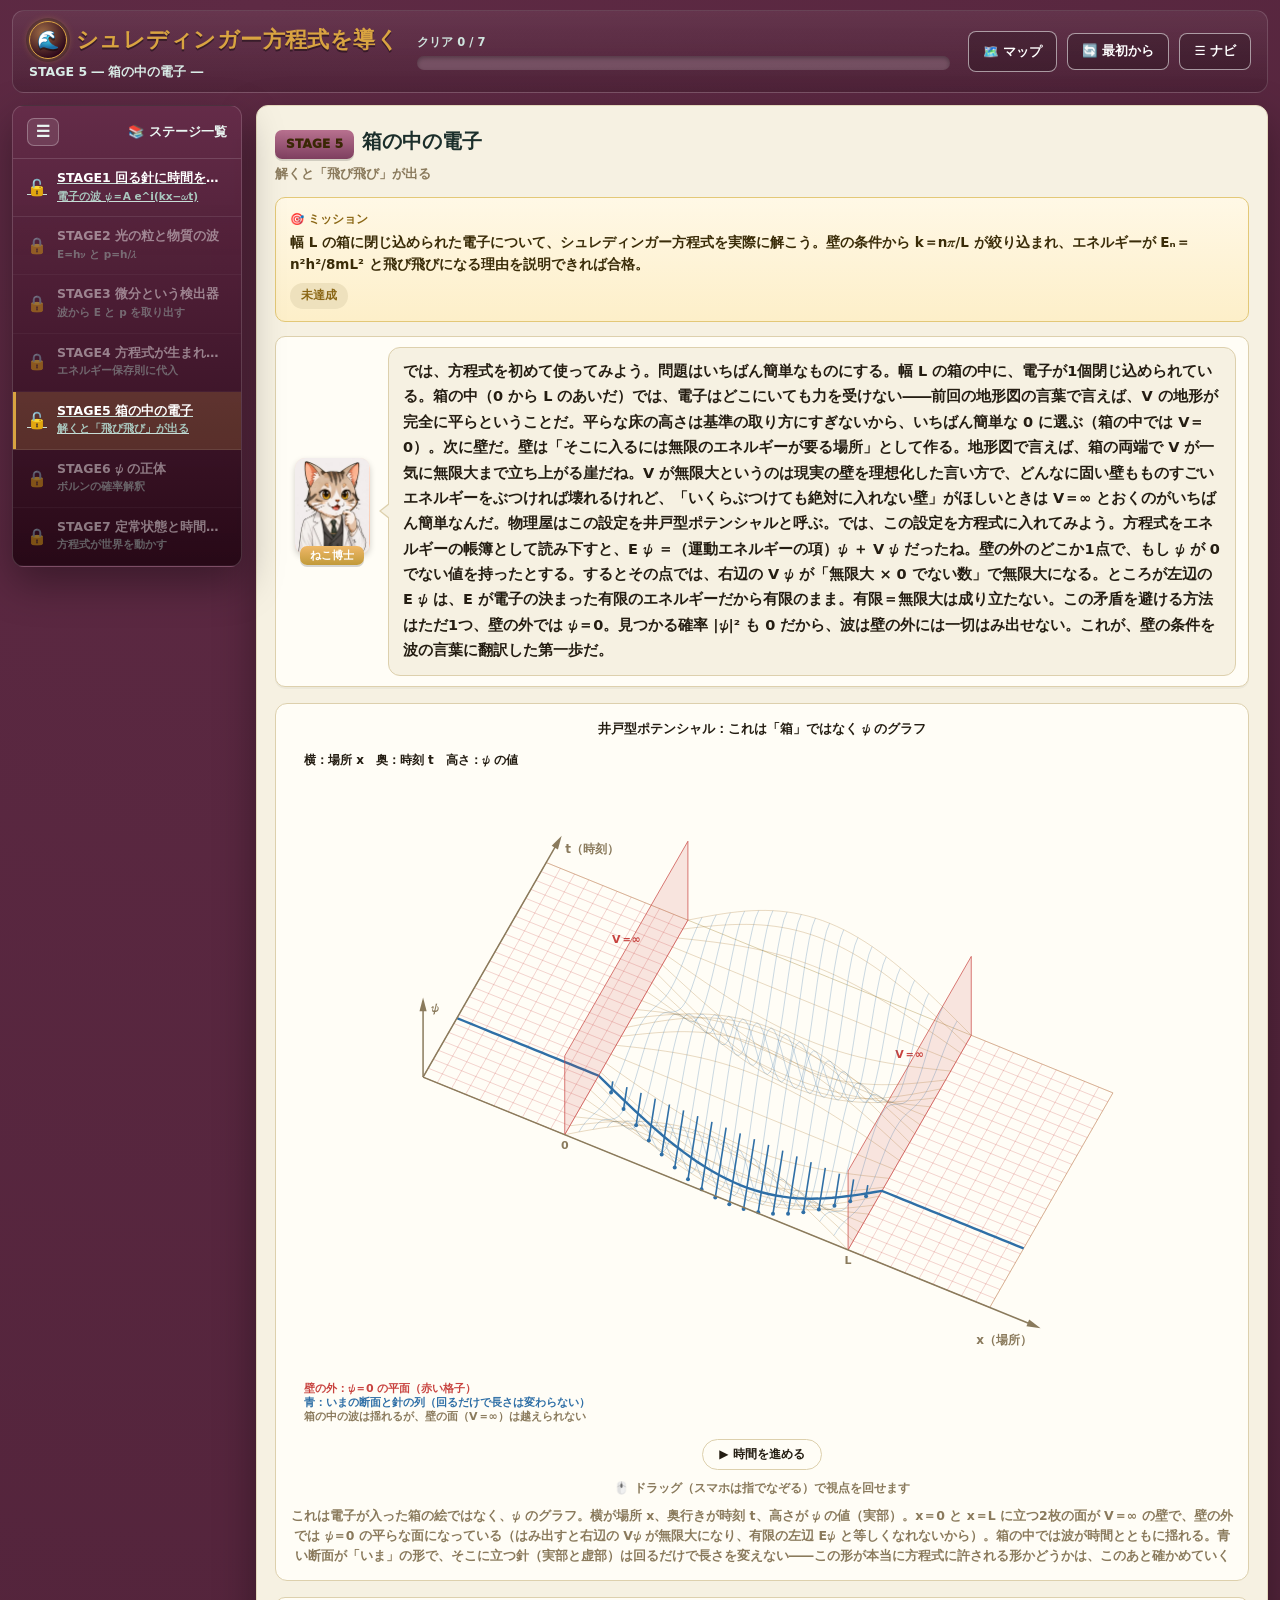
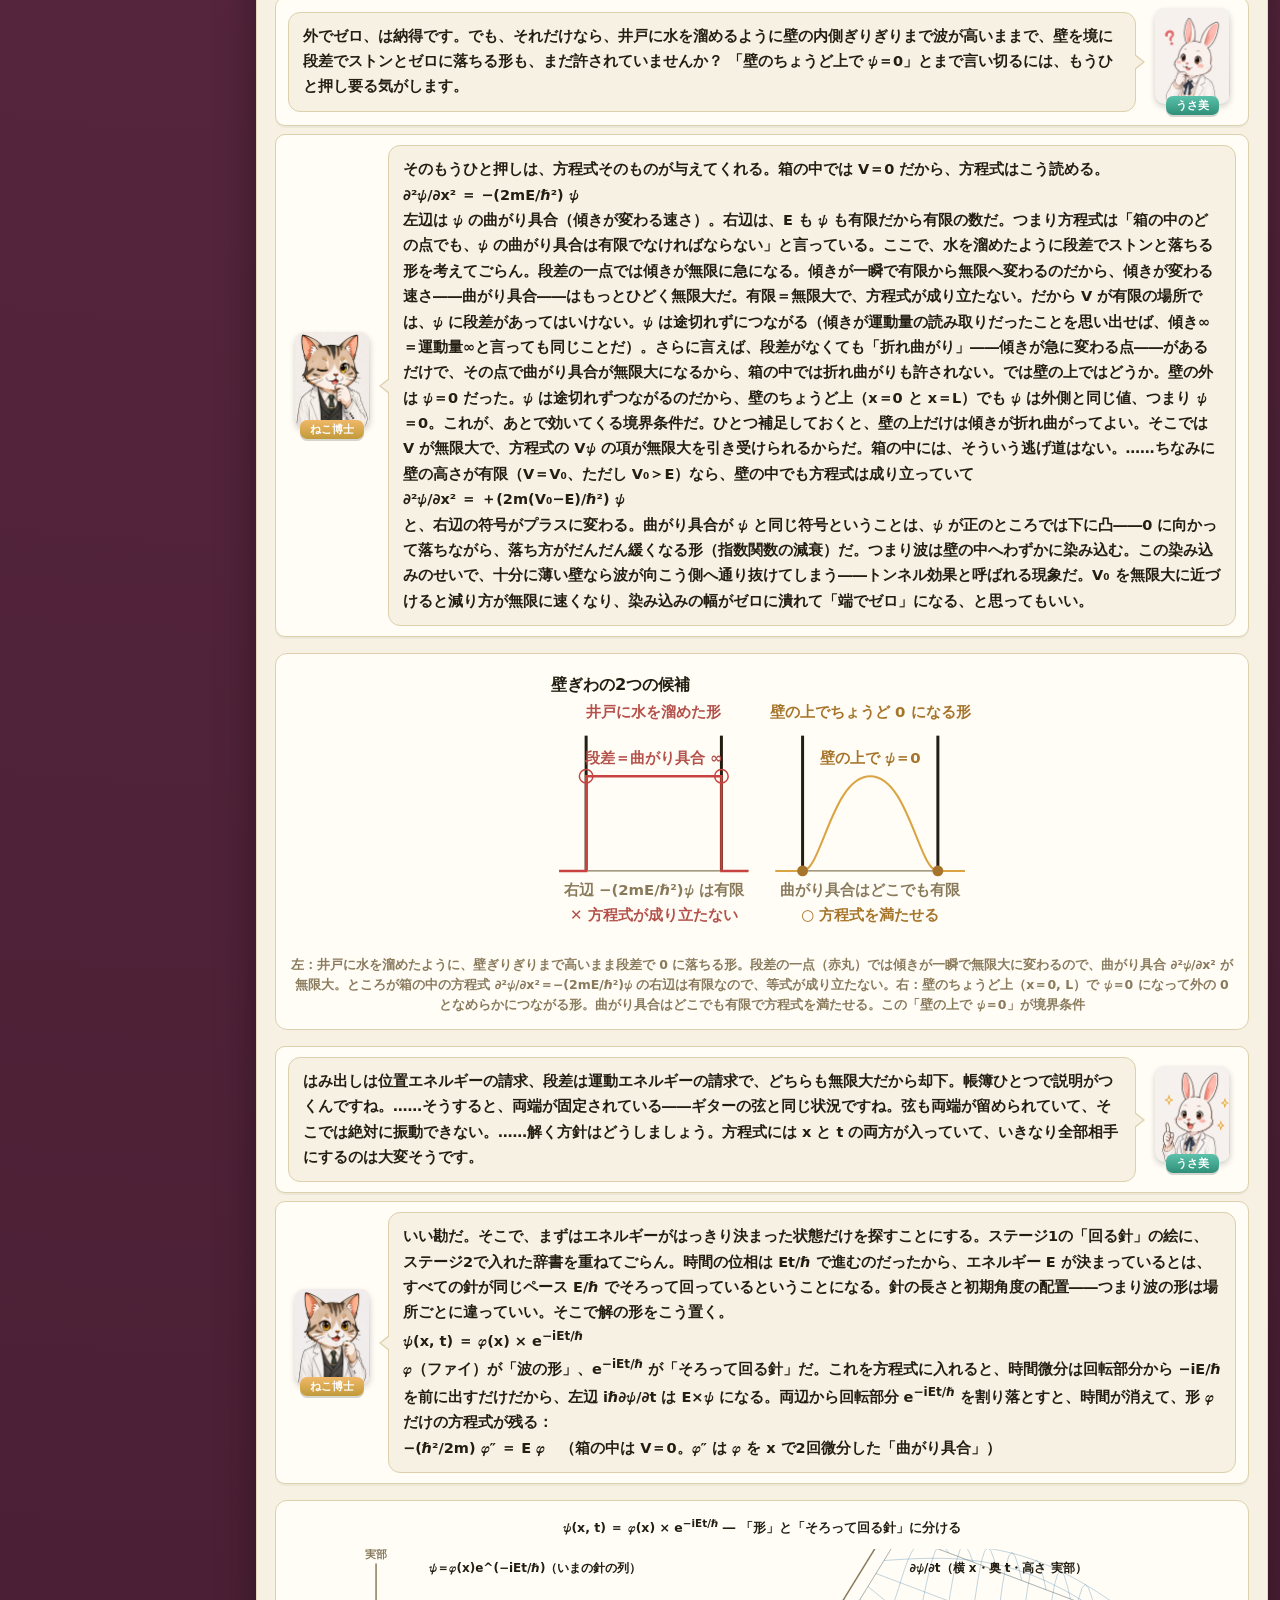
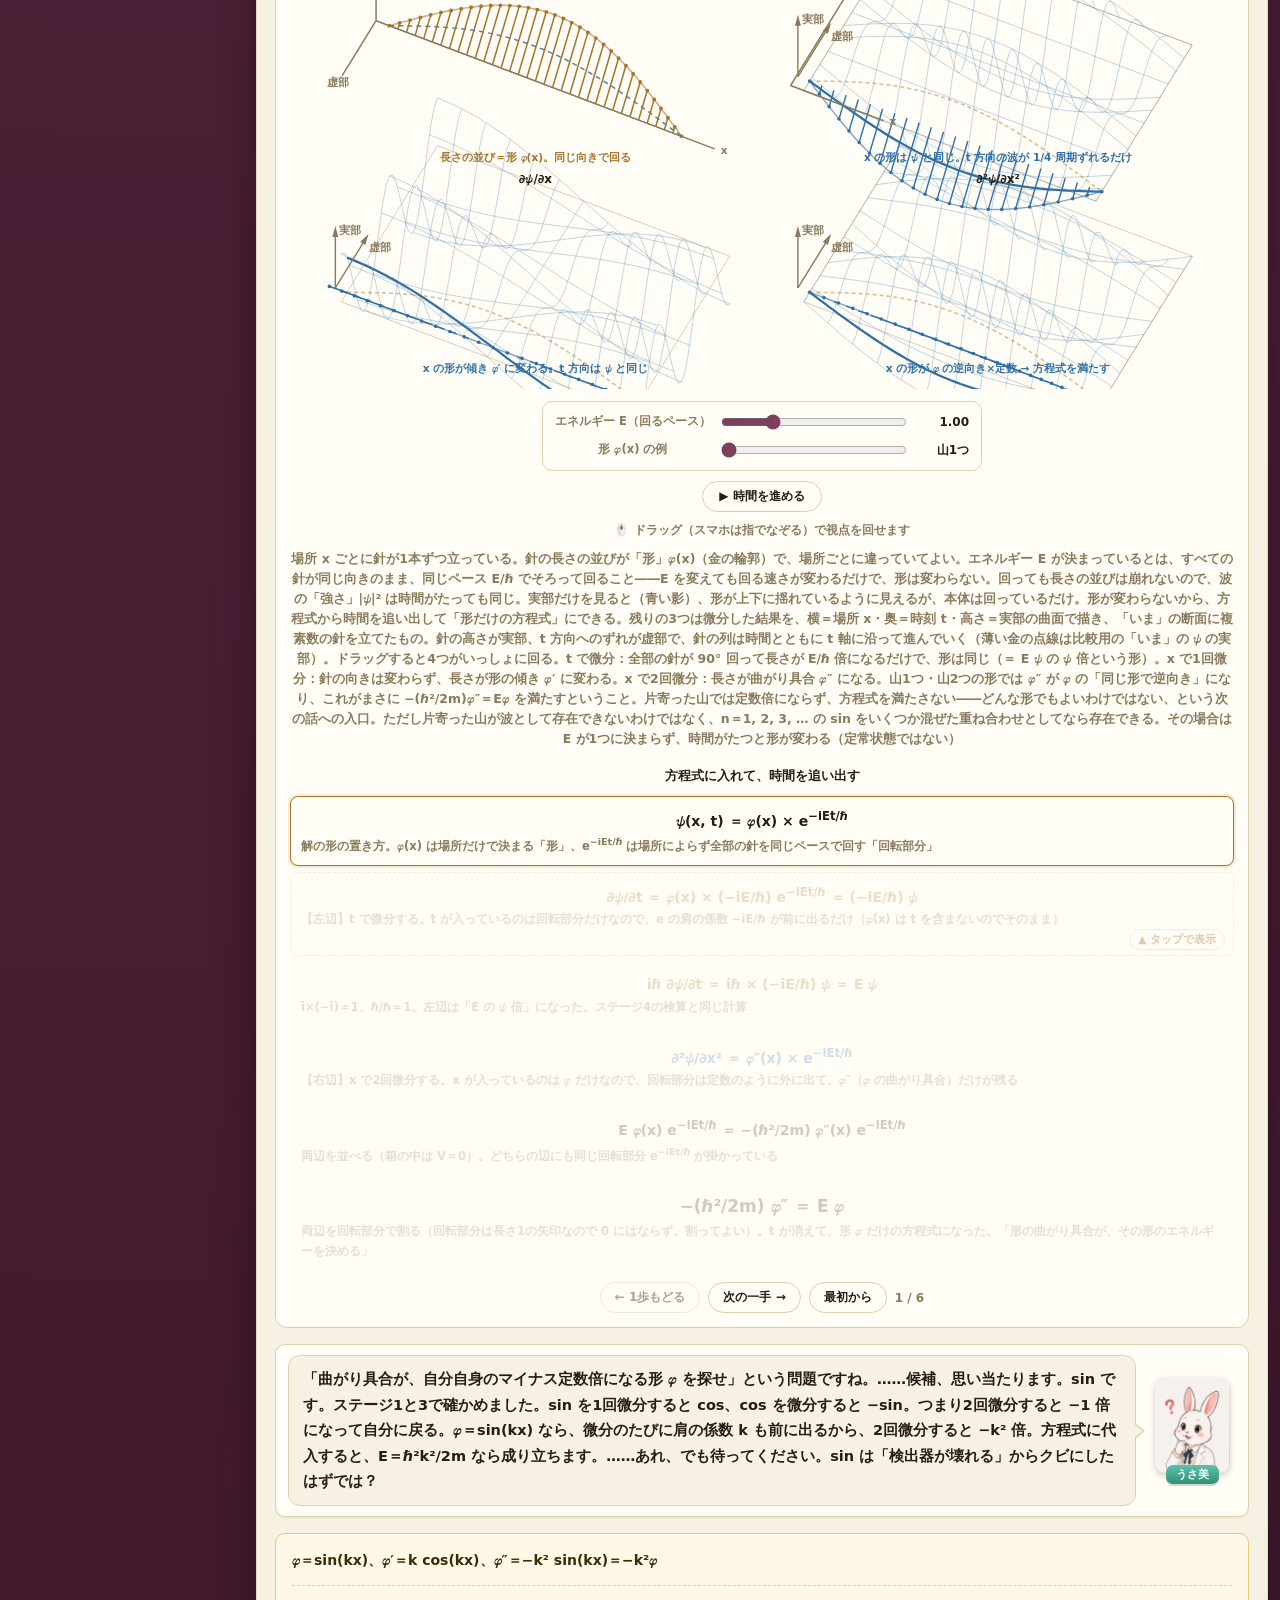
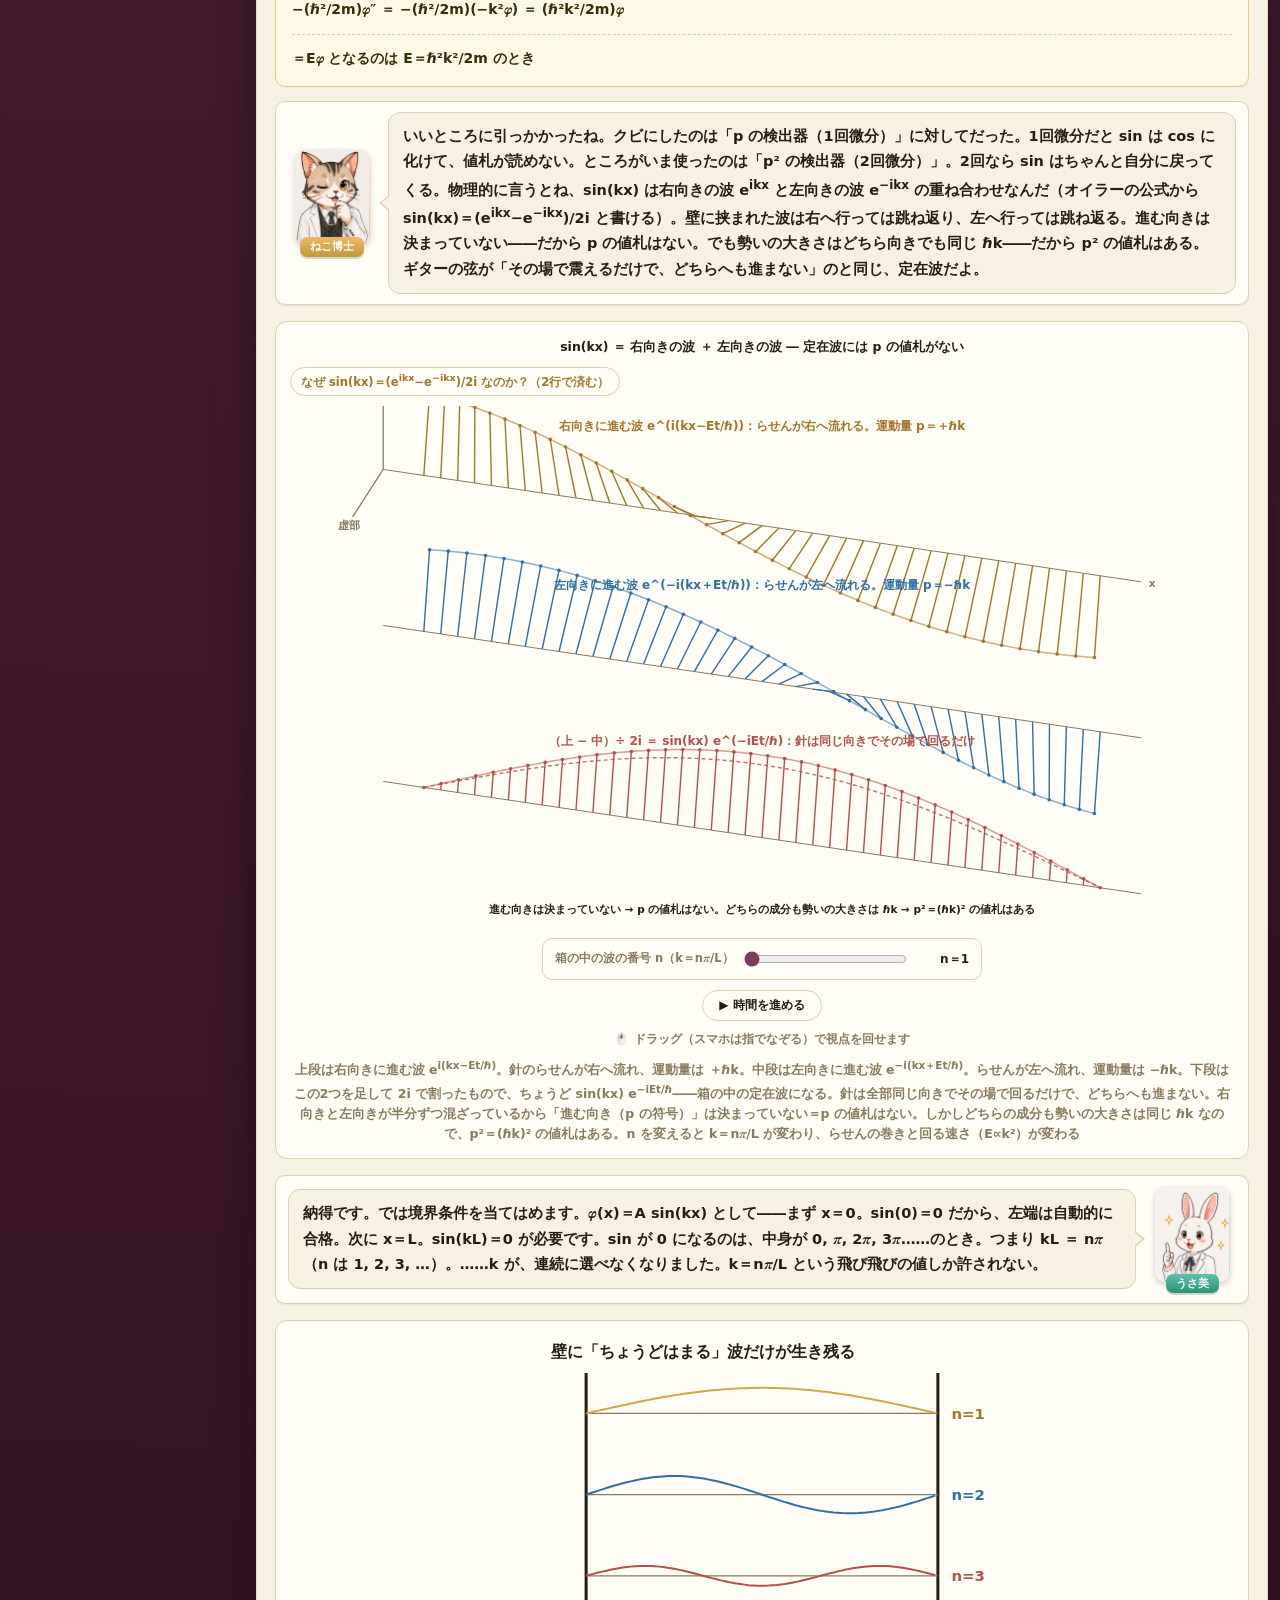
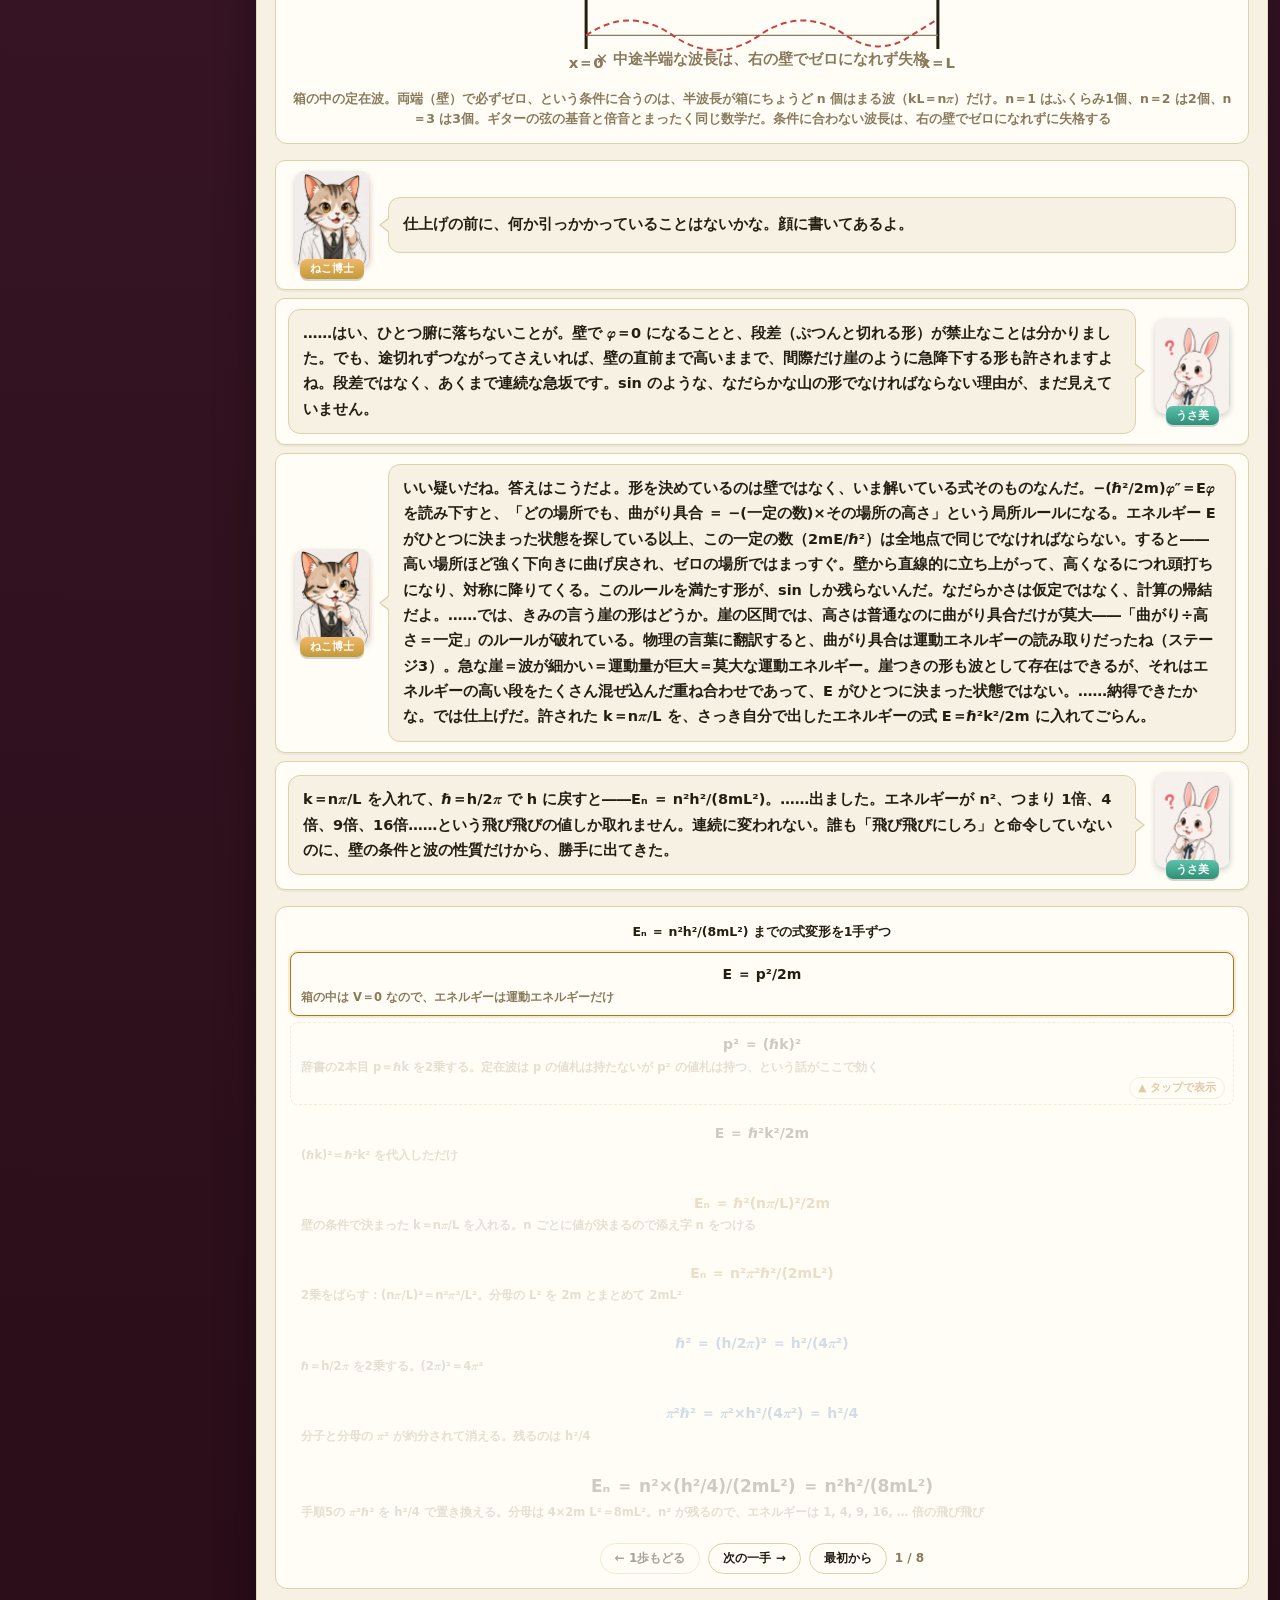
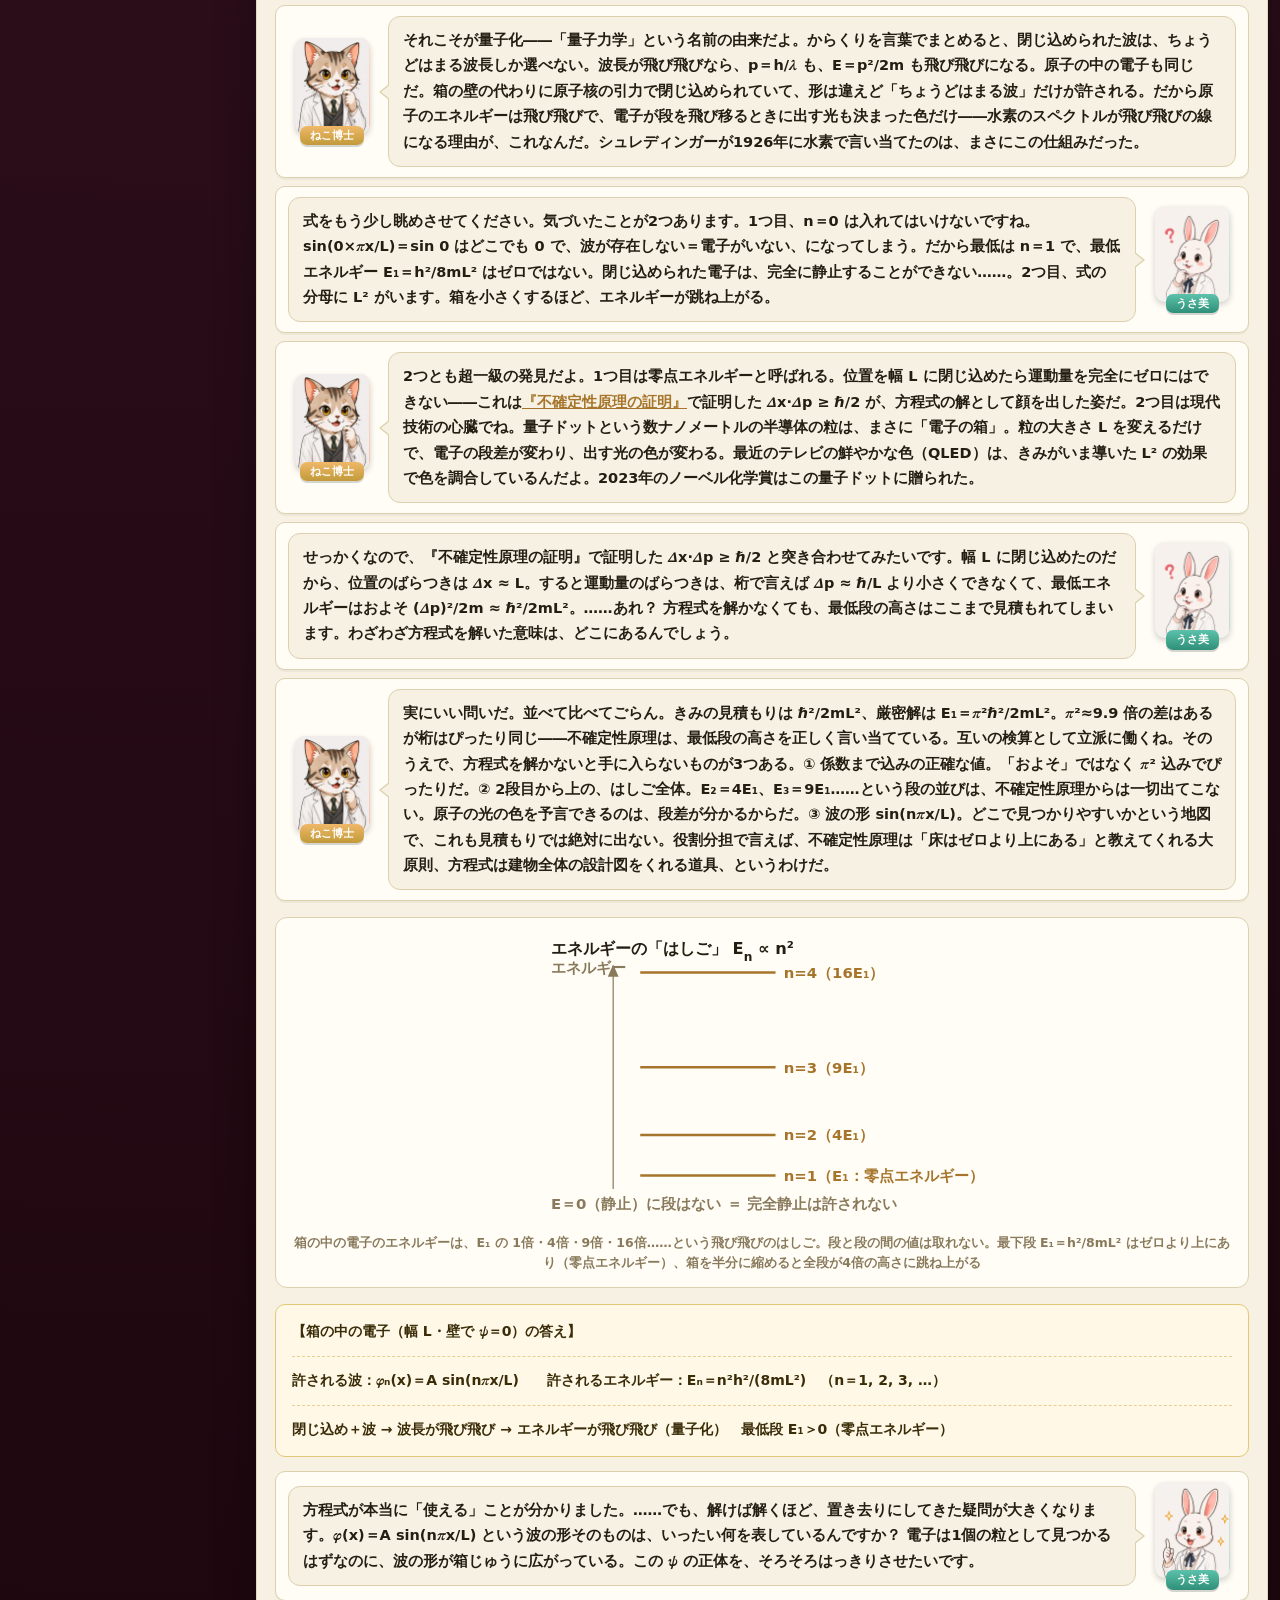
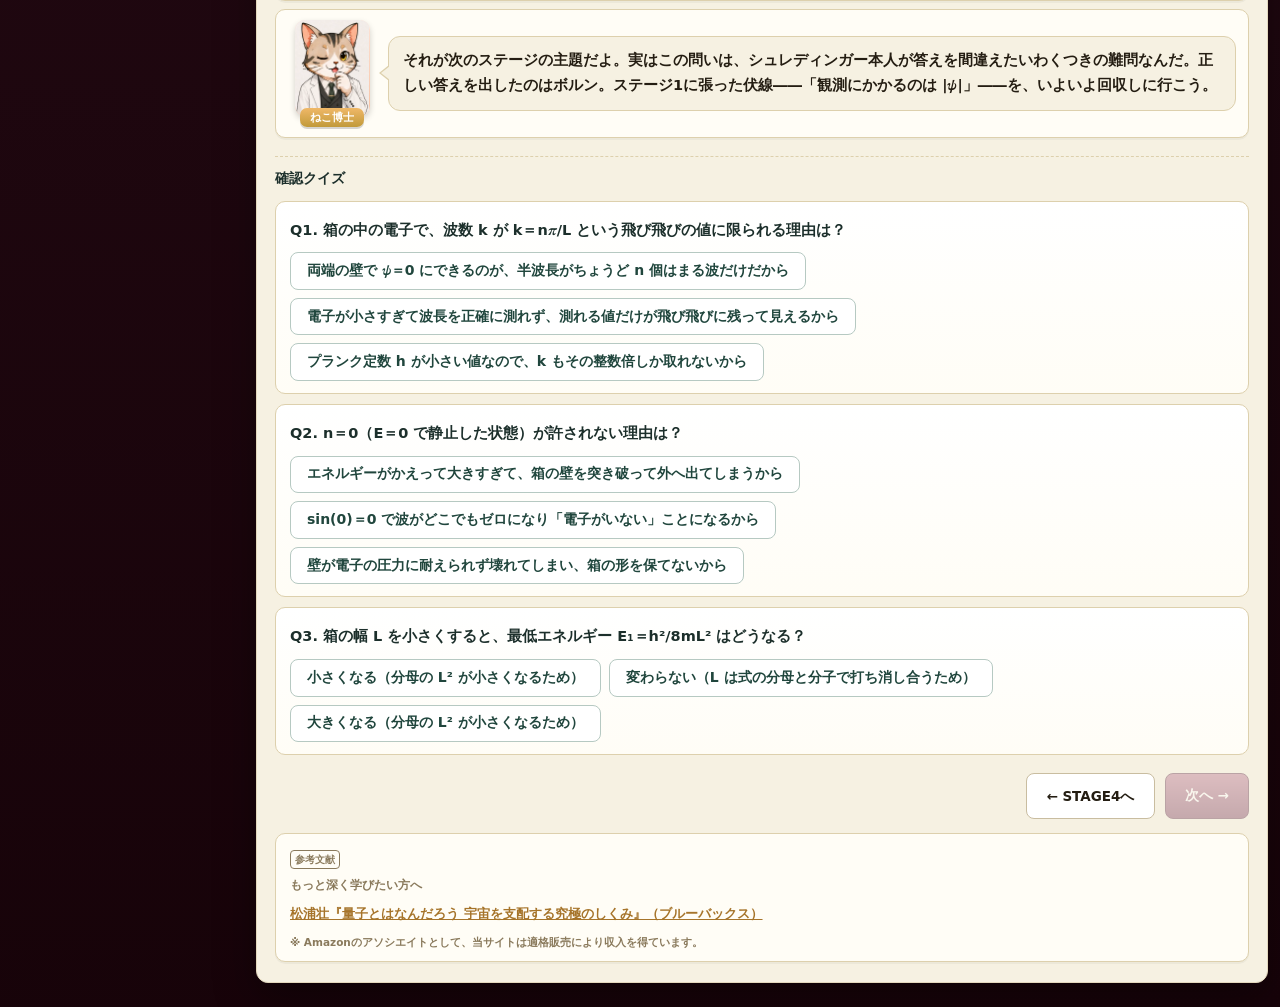
<file: stage5.html>
<!DOCTYPE html>
<html lang="ja">
<head>
<meta charset="UTF-8">
<meta name="viewport" content="width=device-width, initial-scale=1.0">
<meta name="theme-color" content="#451c30">
<!-- Google tag (gtag.js) -->
<script async src="https://www.googletagmanager.com/gtag/js?id=G-9RTQCP2HXM"></script>
<script>
  window.dataLayer = window.dataLayer || [];
  function gtag(){dataLayer.push(arguments);}
  gtag('js', new Date());
  gtag('config', 'G-9RTQCP2HXM');
</script>
<title>STAGE5 箱の中の電子 ― シュレディンガー方程式を導く</title>
<meta name="description" content="組み上げたシュレディンガー方程式を、幅Lの箱に閉じ込められた電子で実際に解く。壁の条件に合う波はギターの弦と同じ「ちょうどはまる」波だけ。エネルギーは En=n²h²/8mL² と飛び飛びになり、「量子」の名の由来が計算から転がり出てくる。">
<link rel="canonical" href="https://quantum-mechanics.habatakijuku.com/schrodinger-equation/stage5">
<meta property="og:type" content="article">
<meta property="og:site_name" content="シュレディンガー方程式を導く">
<meta property="og:locale" content="ja_JP">
<meta property="og:title" content="STAGE5 箱の中の電子 ― シュレディンガー方程式を導く">
<meta property="og:description" content="いちばん簡単な問題を解くと、誰も頼んでいないのに「エネルギーは飛び飛び」と方程式が答えてくる。">
<meta property="og:url" content="https://quantum-mechanics.habatakijuku.com/schrodinger-equation/stage5">
<meta property="og:image" content="https://quantum-mechanics.habatakijuku.com/schrodinger-equation/images/ogp.png">
<meta property="og:image:width" content="1200">
<meta property="og:image:height" content="630">
<meta name="twitter:card" content="summary_large_image">
<link rel="icon" type="image/png" href="images/favicon.png">
<link rel="stylesheet" href="design-system.css">
<style>
  /* 線の太さは viewBox の拡大率に引きずられず、画面上のCSSピクセルで決まるようにする
     （『<a href="https://quantum-mechanics.habatakijuku.com/general/" target="_blank" rel="noopener" style="color:#a6742a;text-decoration:underline">量子力学概要</a>』のcanvas図と同じ基準・同じ線の重さにそろえるため） */
  .sq-svg *{vector-effect:non-scaling-stroke}
  .sq-svg .wave{fill:none;stroke:var(--gold);stroke-width:2}
  .sq-svg .wave2{fill:none;stroke:#2f6fa6;stroke-width:2}
  .sq-svg .wave3{fill:none;stroke:#b5504a;stroke-width:2}
  .sq-svg .axis{stroke:var(--muted);stroke-width:1.2}
  .sq-svg .wall{stroke:var(--ink);stroke-width:3}
  .sq-svg .label{fill:var(--muted);font-size:11px;font-weight:700}
  .sq-svg .strong{fill:var(--ink);font-size:12px;font-weight:900}
  .sq-svg .lbA{fill:var(--gold-dark);font-size:11px;font-weight:900}
  .sq-svg .lbB{fill:#2f6fa6;font-size:11px;font-weight:900}
  .sq-svg .lbR{fill:#b5504a;font-size:11px;font-weight:900}
  .sq-svg .lvl{stroke:var(--gold-dark);stroke-width:2.5}
  .sq-svg .arrow{stroke:var(--muted);stroke-width:1.5}
  .sq-svg .arrowhead{fill:var(--muted)}
  .sq-svg .ng{stroke:#c8433f;stroke-width:2;stroke-dasharray:6 4;fill:none}
  .cv-wrap{width:100%}
  #wellc{display:block;width:100%;height:auto;touch-action:none;cursor:move}
  .sim-play{display:block;margin:10px auto 0;padding:6px 16px;border:1px solid var(--line);border-radius:999px;background:var(--paper2);color:var(--ink);font-size:12px;font-weight:800;cursor:pointer}
  .sim-play:hover{background:#fff}
  .readout{display:flex;flex-wrap:wrap;gap:4px 16px;justify-content:center;margin-top:8px;font-size:12px;font-weight:700;color:var(--ink)}
  .readout .sub{flex-basis:100%;text-align:center;color:var(--muted);font-weight:700}
  .sim-ctrl{display:grid;grid-template-columns:auto minmax(0,1fr) auto;gap:8px 10px;align-items:center;
    max-width:440px;margin:12px auto 0;padding:10px 12px;border:1px solid var(--line);border-radius:10px;background:var(--paper2)}
  .sim-ctrl label{font-size:11.5px;font-weight:800;color:var(--muted);white-space:nowrap}
  .sim-ctrl input[type=range]{width:100%;accent-color:#7e3f5f}
  .sim-ctrl .val{font-size:12px;font-weight:900;color:var(--ink);font-variant-numeric:tabular-nums;min-width:52px;text-align:right}
  @media (max-width:560px){
    .sim-ctrl{grid-template-columns:minmax(0,1fr) auto}
    .sim-ctrl label{grid-column:1 / -1;white-space:normal}
  }
  #sep4c,#standc{display:block;width:100%;height:auto;touch-action:none;cursor:move}
  .calc-head{font-size:12.5px;font-weight:900;color:var(--ink);text-align:center;margin-bottom:10px}
  .calc-steps{list-style:none;margin:0;padding:0;display:grid;gap:6px}
  .calc-steps li{padding:8px 10px;border-radius:8px;border:1px solid transparent;opacity:.22;
    transition:opacity .18s,background .18s,border-color .18s}
  .calc-steps li.on{opacity:1;background:var(--paper2);border-color:var(--line)}
  .calc-steps li.cur{border-color:var(--gold-dark);box-shadow:0 0 0 2px rgba(217,164,65,.22);cursor:pointer}
  .calc-steps li.next{opacity:.38;cursor:pointer;position:relative;border-color:var(--line);border-style:dashed;padding-bottom:26px}
  .calc-steps li.next::after{content:"▲ タップで表示";position:absolute;right:8px;bottom:5px;font-size:10.5px;font-weight:800;
    color:var(--gold-dark);background:var(--paper2);border:1px solid var(--line);border-radius:999px;padding:1px 8px;opacity:1}
  .calc-steps li.next .eq,.calc-steps li.next .why{opacity:.6}
  .calc-steps .eq{display:block;text-align:center;font-size:14px;font-weight:900;color:var(--ink);line-height:1.9}
  .calc-steps .eq.gold{color:var(--gold-dark)}
  .calc-steps .eq.blue{color:#2f6fa6}
  .calc-steps .eq .gold{color:var(--gold-dark)}
  .calc-steps .eq .blue{color:#2f6fa6}
  .calc-steps .eq.big{font-size:17px}
  .calc-steps .why{display:block;text-align:left;font-size:11.5px;font-weight:700;color:var(--muted);line-height:1.7}
  .calc-nav{display:flex;gap:8px;justify-content:center;align-items:center;margin-top:12px;flex-wrap:wrap}
  .calc-nav button{border:1px solid var(--line);background:var(--paper2);border-radius:999px;padding:6px 14px;
    font-size:12px;font-weight:800;color:var(--ink);cursor:pointer}
  .calc-nav button:hover:not(:disabled){background:#fff}
  .calc-nav button:disabled{opacity:.4;cursor:not-allowed}
  .calc-nav .cnt{font-size:12px;font-weight:900;color:var(--muted);font-variant-numeric:tabular-nums}
  .lin-why{margin:4px 0 2px}
  .lin-why summary{cursor:pointer;font-size:11.5px;font-weight:900;color:var(--gold-dark);list-style:none;display:inline-block;padding:2px 10px;border:1px solid var(--line);border-radius:999px;background:var(--paper2)}
  .lin-why summary::-webkit-details-marker{display:none}
  .lin-why[open] summary{background:#fff}
  .lin-why-body{font-size:11.5px;font-weight:700;color:var(--ink);line-height:1.8;margin-top:6px;padding:8px 10px;border-left:3px solid var(--gold);background:var(--paper2);border-radius:0 8px 8px 0}
  .lin-eq{font-weight:900;font-variant-numeric:tabular-nums}
</style>
</head>
<body>
<div class="app-shell side-collapsed" id="app-shell">
  <header class="game-header">
    <div class="brand">
      <div class="brand-title"><a class="head-reset home-badge" href="index.html" title="トップへ" aria-label="トップへ">🌊</a> <span>シュレディンガー方程式を導く</span></div>
      <div class="brand-sub">STAGE 5 ― 箱の中の電子 ―</div>
    </div>
    <div class="head-progress-wrap">
      <div class="head-progress-label" id="progress-label">クリア 0 / 7</div>
      <div class="head-progress" role="progressbar" aria-label="クリア済みステージ数" aria-valuemin="0" aria-valuemax="7" aria-valuenow="0"><div class="head-progress-fill" id="progress-fill" style="width:0%"></div></div>
    </div>
    <div class="header-actions">
      <a class="head-reset" href="https://quantum-mechanics.habatakijuku.com/" title="量子力学、冒険の書（シリーズマップ）へ">🗺️ マップ</a>
      <button class="head-reset" id="btn-reset-all">🔄 最初から</button>
      <button class="head-reset" id="head-nav-toggle" title="ステージ一覧の表示切替">☰ ナビ</button>
    </div>
  </header>

  <div class="game-layout">
    <div class="side-backdrop" id="side-backdrop"></div>
    <aside class="side-panel">
      <div class="side-head">
        <button class="side-toggle" id="sidebar-toggle" title="ステージ一覧の表示切替" aria-label="ステージ一覧の表示切替">☰</button>
        <span class="side-head-text">📚 ステージ一覧</span>
      </div>
      <div class="side-list" id="side-list"></div>
    </aside>

    <main class="main-area">
      <div class="chapter-head">
        <span class="chapter-badge">STAGE 5</span><h1 class="chapter-title">箱の中の電子</h1>
        <div class="chapter-sub">解くと「飛び飛び」が出る</div>
      </div>

      <div class="mission-box">
        <div class="mission-label">🎯 ミッション</div>
        <div class="mission-text">幅 L の箱に閉じ込められた電子について、シュレディンガー方程式を実際に解こう。壁の条件から k＝nπ/L が絞り込まれ、エネルギーが Eₙ＝n²h²/8mL² と飛び飛びになる理由を説明できれば合格。</div>
        <span class="mission-status" id="mission-status">未達成</span>
      </div>

      <div class="dialogue-scene">
        <div class="dialog-row">
          <div class="dialog-character">
            <div class="dialog-avatar mentor"><img src="images/cat.webp" width="300" height="386" alt=""></div>
            <div class="dialog-name mentor">ねこ博士</div>
          </div>
          <div class="dialog-bubble">では、方程式を初めて<strong>使って</strong>みよう。問題はいちばん簡単なものにする。幅 L の箱の中に、電子が1個閉じ込められている。箱の中（0 から L のあいだ）では、電子はどこにいても力を受けない――前回の地形図の言葉で言えば、V の地形が完全に平らということだ。平らな床の高さは基準の取り方にすぎないから、いちばん簡単な 0 に選ぶ（箱の中では V＝0）。次に壁だ。壁は「<strong>そこに入るには無限のエネルギーが要る場所</strong>」として作る。地形図で言えば、箱の両端で V が一気に無限大まで立ち上がる崖だね。V が無限大というのは現実の壁を理想化した言い方で、どんなに固い壁もものすごいエネルギーをぶつければ壊れるけれど、「いくらぶつけても絶対に入れない壁」がほしいときは V＝∞ とおくのがいちばん簡単なんだ。物理屋はこの設定を<strong>井戸型ポテンシャル</strong>と呼ぶ。では、この設定を方程式に入れてみよう。方程式をエネルギーの帳簿として読み下すと、<strong>E ψ ＝（運動エネルギーの項）ψ ＋ V ψ</strong> だったね。壁の外のどこか1点で、もし ψ が 0 でない値を持ったとする。するとその点では、右辺の V ψ が「無限大 × 0 でない数」で<strong>無限大</strong>になる。ところが左辺の E ψ は、E が電子の決まった有限のエネルギーだから<strong>有限</strong>のまま。有限＝無限大は成り立たない。この矛盾を避ける方法はただ1つ、<strong>壁の外では ψ＝0</strong>。見つかる確率 |ψ|² も 0 だから、波は壁の外には一切はみ出せない。これが、壁の条件を波の言葉に翻訳した第一歩だ。</div>
        </div>
      </div>

      <div class="diagram-box">
        <div class="calc-head">井戸型ポテンシャル：これは「箱」ではなく ψ のグラフ</div>
        <div class="cv-wrap"><canvas id="wellc" role="img" aria-label="幅Lの箱に閉じ込められた電子のψ(x,t)の3Dグラフ。横が場所x、奥行きが時刻t、高さがψの値。x＝0とx＝Lに無限に高い壁の面が立ち、壁の外ではψ＝0で平ら。箱の中では波が時間とともに振動し、いま時刻の断面に針の列が立って回る。ドラッグで視点を回せる"></canvas></div>
        <button class="sim-play" id="well-play" type="button" aria-pressed="true">⏸ 時間を止める</button>
        <div class="readout"><span class="sub">🖱️ ドラッグ（スマホは指でなぞる）で視点を回せます</span></div>
        <div class="diagram-caption">これは電子が入った箱の絵ではなく、<strong>ψ のグラフ</strong>。横が場所 x、奥行きが時刻 t、高さが ψ の値（実部）。x＝0 と x＝L に立つ2枚の面が V＝∞ の壁で、<strong>壁の外では ψ＝0 の平らな面</strong>になっている（はみ出すと右辺の Vψ が無限大になり、有限の左辺 Eψ と等しくなれないから）。箱の中では波が時間とともに揺れる。青い断面が「いま」の形で、そこに立つ針（実部と虚部）は回るだけで長さを変えない――この形が本当に方程式に許される形かどうかは、このあと確かめていく</div>
      </div>

      <div class="dialogue-scene">
        <div class="dialog-row right">
          <div class="dialog-character">
            <div class="dialog-avatar student"><img src="images/rabbitThink.webp" width="300" height="386" alt=""></div>
            <div class="dialog-name student">うさ美</div>
          </div>
          <div class="dialog-bubble">外でゼロ、は納得です。でも、それだけなら、<strong>井戸に水を溜めるように壁の内側ぎりぎりまで波が高いままで、壁を境に段差でストンとゼロに落ちる</strong>形も、まだ許されていませんか？ 「壁のちょうど上で ψ＝0」とまで言い切るには、もうひと押し要る気がします。</div>
        </div>
        <div class="dialog-row">
          <div class="dialog-character">
            <div class="dialog-avatar mentor"><img src="images/catThink.webp" width="300" height="386" alt=""></div>
            <div class="dialog-name mentor">ねこ博士</div>
          </div>
          <div class="dialog-bubble">そのもうひと押しは、方程式そのものが与えてくれる。箱の中では V＝0 だから、方程式はこう読める。<br><strong>∂²ψ/∂x² ＝ −(2mE/ℏ²) ψ</strong><br>左辺は ψ の<strong>曲がり具合</strong>（傾きが変わる速さ）。右辺は、E も ψ も有限だから<strong>有限の数</strong>だ。つまり方程式は「箱の中のどの点でも、ψ の曲がり具合は有限でなければならない」と言っている。ここで、水を溜めたように段差でストンと落ちる形を考えてごらん。段差の一点では傾きが無限に急になる。傾きが一瞬で有限から無限へ変わるのだから、傾きが変わる速さ――曲がり具合――はもっとひどく無限大だ。有限＝無限大で、方程式が成り立たない。だから <strong>V が有限の場所では、ψ に段差があってはいけない</strong>。ψ は途切れずにつながる（傾きが運動量の読み取りだったことを思い出せば、傾き∞＝運動量∞と言っても同じことだ）。さらに言えば、段差がなくても「折れ曲がり」――傾きが急に変わる点――があるだけで、その点で曲がり具合が無限大になるから、箱の中では折れ曲がりも許されない。では壁の上ではどうか。壁の外は ψ＝0 だった。ψ は途切れずつながるのだから、壁のちょうど上（x＝0 と x＝L）でも ψ は外側と同じ値、つまり <strong>ψ＝0</strong>。これが、あとで効いてくる<strong>境界条件</strong>だ。ひとつ補足しておくと、壁の上だけは傾きが折れ曲がってよい。そこでは V が無限大で、方程式の Vψ の項が無限大を引き受けられるからだ。箱の中には、そういう逃げ道はない。……ちなみに壁の高さが有限（V＝V₀、ただし V₀＞E）なら、壁の中でも方程式は成り立っていて<br>∂²ψ/∂x² ＝ ＋(2m(V₀−E)/ℏ²) ψ<br>と、右辺の符号がプラスに変わる。曲がり具合が ψ と同じ符号ということは、ψ が正のところでは下に凸――0 に向かって落ちながら、落ち方がだんだん緩くなる形（指数関数の減衰）だ。つまり波は壁の中へわずかに<strong>染み込む</strong>。この染み込みのせいで、十分に薄い壁なら波が向こう側へ通り抜けてしまう――<strong>トンネル効果</strong>と呼ばれる現象だ。V₀ を無限大に近づけると減り方が無限に速くなり、染み込みの幅がゼロに潰れて「端でゼロ」になる、と思ってもいい。</div>
        </div>
      </div>

      <div class="diagram-box">
        <svg class="sq-svg" viewBox="0 0 340 200" width="100%" role="img" aria-label="箱の中のψの候補2つの比較。左は井戸に水を溜めたように壁ぎりぎりまで高く、壁で段差になって0に落ちる形。段差の一点で傾きが無限大になり、運動量と運動エネルギーが無限大になるので不可。右は壁のちょうど上で0になり、なめらかにつながる形。傾きは有限で許される">
          <text class="strong" x="14" y="16">壁ぎわの2つの候補</text>
          <text class="lbR" x="90" y="36" text-anchor="middle">井戸に水を溜めた形</text>
          <text class="lbA" x="250" y="36" text-anchor="middle">壁の上でちょうど 0 になる形</text>
          <line class="wall" x1="40" y1="150" x2="40" y2="50"></line>
          <line class="wall" x1="140" y1="150" x2="140" y2="50"></line>
          <line class="axis" x1="20" y1="150" x2="160" y2="150"></line>
          <path d="M20 150 L40 150 L40 80 L140 80 L140 150 L160 150" fill="none" stroke="#c8433f" stroke-width="2.4"></path>
          <circle cx="40" cy="80" r="5" fill="none" stroke="#c8433f" stroke-width="1.5"></circle>
          <circle cx="140" cy="80" r="5" fill="none" stroke="#c8433f" stroke-width="1.5"></circle>
          <text class="lbR" x="90" y="70" text-anchor="middle">段差＝曲がり具合 ∞</text>
          <text class="label" x="90" y="168" text-anchor="middle">右辺 −(2mE/ℏ²)ψ は有限</text>
          <text class="lbR" x="90" y="186" text-anchor="middle">✕ 方程式が成り立たない</text>
          <line class="wall" x1="200" y1="150" x2="200" y2="50"></line>
          <line class="wall" x1="300" y1="150" x2="300" y2="50"></line>
          <line class="axis" x1="180" y1="150" x2="320" y2="150"></line>
          <path class="wave" d="M180 150 L200 150 C214 150 222 80 250 80 C278 80 286 150 300 150 L320 150"></path>
          <circle cx="200" cy="150" r="4" fill="#a6742a"></circle>
          <circle cx="300" cy="150" r="4" fill="#a6742a"></circle>
          <text class="lbA" x="250" y="70" text-anchor="middle">壁の上で ψ＝0</text>
          <text class="label" x="250" y="168" text-anchor="middle">曲がり具合はどこでも有限</text>
          <text class="lbA" x="250" y="186" text-anchor="middle">○ 方程式を満たせる</text>
        </svg>
        <div class="diagram-caption">左：井戸に水を溜めたように、壁ぎりぎりまで高いまま段差で 0 に落ちる形。段差の一点（赤丸）では傾きが一瞬で無限大に変わるので、曲がり具合 ∂²ψ/∂x² が無限大。ところが箱の中の方程式 ∂²ψ/∂x²＝−(2mE/ℏ²)ψ の右辺は有限なので、等式が成り立たない。右：壁のちょうど上（x＝0, L）で ψ＝0 になって外の 0 となめらかにつながる形。曲がり具合はどこでも有限で方程式を満たせる。この「壁の上で ψ＝0」が境界条件</div>
      </div>

      <div class="dialogue-scene">
        <div class="dialog-row right">
          <div class="dialog-character">
            <div class="dialog-avatar student"><img src="images/rabbit.webp" width="300" height="386" alt=""></div>
            <div class="dialog-name student">うさ美</div>
          </div>
          <div class="dialog-bubble">はみ出しは位置エネルギーの請求、段差は運動エネルギーの請求で、どちらも無限大だから却下。帳簿ひとつで説明がつくんですね。……そうすると、両端が固定されている――<strong>ギターの弦</strong>と同じ状況ですね。弦も両端が留められていて、そこでは絶対に振動できない。……解く方針はどうしましょう。方程式には x と t の両方が入っていて、いきなり全部相手にするのは大変そうです。</div>
        </div>
        <div class="dialog-row">
          <div class="dialog-character">
            <div class="dialog-avatar mentor"><img src="images/cat.webp" width="300" height="386" alt=""></div>
            <div class="dialog-name mentor">ねこ博士</div>
          </div>
          <div class="dialog-bubble">いい勘だ。そこで、まずは<strong>エネルギーがはっきり決まった状態</strong>だけを探すことにする。ステージ1の「回る針」の絵に、ステージ2で入れた辞書を重ねてごらん。時間の位相は Et/ℏ で進むのだったから、エネルギー E が決まっているとは、<strong>すべての針が同じペース E/ℏ でそろって回っている</strong>ということになる。針の長さと初期角度の<strong>配置</strong>――つまり波の形は場所ごとに違っていい。そこで解の形をこう置く。<br><strong>ψ(x, t) ＝ φ(x) × e<sup>−iEt/ℏ</sup></strong><br>φ（ファイ）が「波の形」、e<sup>−iEt/ℏ</sup> が「そろって回る針」だ。これを方程式に入れると、時間微分は回転部分から −iE/ℏ を前に出すだけだから、左辺 iℏ∂ψ/∂t は <strong>E×ψ</strong> になる。両辺から回転部分 e<sup>−iEt/ℏ</sup> を割り落とすと、<strong>時間が消えて、形 φ だけの方程式</strong>が残る：<br><strong>−(ℏ²/2m) φ″ ＝ E φ</strong>　（箱の中は V＝0。φ″ は φ を x で2回微分した「曲がり具合」）</div>
        </div>
      </div>

      <div class="diagram-box">
        <div class="calc-head">ψ(x, t) ＝ φ(x) × e<sup>−iEt/ℏ</sup> ― 「形」と「そろって回る針」に分ける</div>
        <div class="cv-wrap"><canvas id="sep4c" role="img" aria-label="1枚の図に4つの針の列を並べたもの。左上：ψ（長さが形φ(x)で、全部同じ向きのまま同じペースで回る）。右上：tで微分したもの（針が90°回るだけで形は同じ）。左下：xで1回微分したもの（長さが形の傾き）。右下：xで2回微分したもの（長さが曲がり具合。山1つ・山2つでは元の形の逆向きの定数倍）。ドラッグで4つがいっしょに回る"></canvas></div>
        <div class="sim-ctrl">
          <label for="sep-e">エネルギー E（回るペース）</label>
          <input type="range" id="sep-e" min="0.3" max="3" step="0.01" value="1" aria-label="エネルギー E。針が回るペースだけが変わる">
          <span class="val" id="sep-ev">1.00</span>
          <label for="sep-s">形 φ(x) の例</label>
          <input type="range" id="sep-s" min="0" max="2" step="1" value="0" aria-label="波の形の例を切り替える">
          <span class="val" id="sep-sv">山1つ</span>
        </div>
        <button class="sim-play" id="sep-play" type="button" aria-pressed="true">⏸ 時間を止める</button>
        <div class="readout"><span class="sub">🖱️ ドラッグ（スマホは指でなぞる）で視点を回せます</span></div>
        <div class="diagram-caption">場所 x ごとに針が1本ずつ立っている。<strong>針の長さの並びが「形」φ(x)</strong>（金の輪郭）で、場所ごとに違っていてよい。エネルギー E が決まっているとは、<strong>すべての針が同じ向きのまま、同じペース E/ℏ でそろって回る</strong>こと――E を変えても回る速さが変わるだけで、形は変わらない。回っても長さの並びは崩れないので、波の「強さ」|ψ|² は時間がたっても同じ。実部だけを見ると（青い影）、形が上下に揺れているように見えるが、本体は回っているだけ。形が変わらないから、方程式から時間を追い出して「形だけの方程式」にできる。残りの3つは微分した結果を、横＝場所 x・奥＝時刻 t・高さ＝実部の<strong>曲面</strong>で描き、「いま」の断面に<strong>複素数の針</strong>を立てたもの。針の高さが実部、<strong>t 方向へのずれが虚部</strong>で、針の列は時間とともに t 軸に沿って進んでいく（薄い金の点線は比較用の「いま」の ψ の実部）。ドラッグすると4つがいっしょに回る。<strong>t で微分</strong>：全部の針が 90° 回って長さが E/ℏ 倍になるだけで、形は同じ（＝ E ψ の ψ 倍という形）。<strong>x で1回微分</strong>：針の向きは変わらず、長さが形の傾き φ′ に変わる。<strong>x で2回微分</strong>：長さが曲がり具合 φ″ になる。山1つ・山2つの形では φ″ が φ の「同じ形で逆向き」になり、これがまさに −(ℏ²/2m)φ″＝Eφ を満たすということ。片寄った山では定数倍にならず、方程式を満たさない――どんな形でもよいわけではない、という次の話への入口。ただし片寄った山が波として存在できないわけではなく、n＝1, 2, 3, … の sin をいくつか混ぜた<strong>重ね合わせ</strong>としてなら存在できる。その場合は E が1つに決まらず、時間がたつと形が変わる（定常状態ではない）</div>

        <div class="calc-head" style="margin-top:16px">方程式に入れて、時間を追い出す</div>
        <ol class="calc-steps" data-stepper="sep">
          <li><span class="eq">ψ(x, t) ＝ φ(x) × e<sup>−iEt/ℏ</sup></span><span class="why">解の形の置き方。φ(x) は場所だけで決まる「形」、e<sup>−iEt/ℏ</sup> は場所によらず全部の針を同じペースで回す「回転部分」</span></li>
          <li><span class="eq gold">∂ψ/∂t ＝ φ(x) × (−iE/ℏ) e<sup>−iEt/ℏ</sup> ＝ (−iE/ℏ) ψ</span><span class="why">【左辺】t で微分する。t が入っているのは回転部分だけなので、e の肩の係数 −iE/ℏ が前に出るだけ（φ(x) は t を含まないのでそのまま）</span></li>
          <li><span class="eq gold">iℏ ∂ψ/∂t ＝ iℏ × (−iE/ℏ) ψ ＝ E ψ</span><span class="why">i×(−i)＝1、ℏ/ℏ＝1。左辺は「E の ψ 倍」になった。ステージ4の検算と同じ計算</span></li>
          <li><span class="eq blue">∂²ψ/∂x² ＝ φ″(x) × e<sup>−iEt/ℏ</sup></span><span class="why">【右辺】x で2回微分する。x が入っているのは φ だけなので、回転部分は定数のように外に出て、φ″（φ の曲がり具合）だけが残る</span></li>
          <li><span class="eq">E φ(x) e<sup>−iEt/ℏ</sup> ＝ −(ℏ²/2m) φ″(x) e<sup>−iEt/ℏ</sup></span><span class="why">両辺を並べる（箱の中は V＝0）。どちらの辺にも同じ回転部分 e<sup>−iEt/ℏ</sup> が掛かっている</span></li>
          <li><span class="eq big">−(ℏ²/2m) φ″ ＝ E φ</span><span class="why">両辺を回転部分で割る（回転部分は長さ1の矢印なので 0 にはならず、割ってよい）。<strong>t が消えて、形 φ だけの方程式</strong>になった。「形の曲がり具合が、その形のエネルギーを決める」</span></li>
        </ol>
        <div class="calc-nav" data-stepper="sep">
          <button type="button" data-act="prev">← 1歩もどる</button>
          <button type="button" data-act="next">次の一手 →</button>
          <button type="button" data-act="reset">最初から</button>
          <span class="cnt" data-act="count">1 / 6</span>
        </div>
      </div>

      <div class="dialogue-scene">
        <div class="dialog-row right">
          <div class="dialog-character">
            <div class="dialog-avatar student"><img src="images/rabbitThink.webp" width="300" height="386" alt=""></div>
            <div class="dialog-name student">うさ美</div>
          </div>
          <div class="dialog-bubble">「曲がり具合が、自分自身のマイナス定数倍になる形 φ を探せ」という問題ですね。……候補、思い当たります。<strong>sin です</strong>。ステージ1と3で確かめました。sin を1回微分すると cos、cos を微分すると −sin。つまり<strong>2回微分すると −1 倍になって自分に戻る</strong>。φ＝sin(kx) なら、微分のたびに肩の係数 k も前に出るから、2回微分すると −k² 倍。方程式に代入すると、<strong>E＝ℏ²k²/2m</strong> なら成り立ちます。……あれ、でも待ってください。sin は「検出器が壊れる」からクビにしたはずでは？</div>
        </div>
      </div>

      <div class="formula-box">
        <span class="step"><span class="nw">φ＝sin(kx)</span>、<span class="nw">φ′＝k cos(kx)</span>、<span class="nw">φ″＝−k² sin(kx)＝−k²φ</span></span>
        <span class="step"><span class="nw">−(ℏ²/2m)φ″ ＝ −(ℏ²/2m)(−k²φ)</span> ＝ <span class="nw">(ℏ²k²/2m)φ</span></span>
        <span class="step"><span class="nw">＝Eφ</span> となるのは <span class="nw"><strong>E＝ℏ²k²/2m</strong></span> のとき</span>
      </div>

      <div class="dialogue-scene">
        <div class="dialog-row">
          <div class="dialog-character">
            <div class="dialog-avatar mentor"><img src="images/catThink.webp" width="300" height="386" alt=""></div>
            <div class="dialog-name mentor">ねこ博士</div>
          </div>
          <div class="dialog-bubble">いいところに引っかかったね。クビにしたのは「<strong>p の検出器</strong>（1回微分）」に対してだった。1回微分だと sin は cos に化けて、値札が読めない。ところがいま使ったのは「<strong>p² の検出器</strong>（2回微分）」。2回なら sin はちゃんと自分に戻ってくる。物理的に言うとね、sin(kx) は右向きの波 e<sup>ikx</sup> と左向きの波 e<sup>−ikx</sup> の<strong>重ね合わせ</strong>なんだ（オイラーの公式から sin(kx)＝(e<sup>ikx</sup>−e<sup>−ikx</sup>)/2i と書ける）。壁に挟まれた波は右へ行っては跳ね返り、左へ行っては跳ね返る。<strong>進む向きは決まっていない</strong>――だから p の値札はない。でも<strong>勢いの大きさ</strong>はどちら向きでも同じ ℏk――だから p² の値札はある。ギターの弦が「その場で震えるだけで、どちらへも進まない」のと同じ、<strong>定在波</strong>だよ。</div>
        </div>
      </div>

      <div class="diagram-box">
        <div class="calc-head">sin(kx) ＝ 右向きの波 ＋ 左向きの波 ― 定在波には p の値札がない</div>
        <details class="lin-why" style="text-align:left;margin-bottom:10px"><summary>なぜ sin(kx)＝(e<sup>ikx</sup>−e<sup>−ikx</sup>)/2i なのか？（2行で済む）</summary>
          <div class="lin-why-body">オイラーの公式を、θ と −θ で並べる。<br><span class="lin-eq">e<sup>iθ</sup> ＝ cosθ ＋ i sinθ</span>（角度 θ の針）<br><span class="lin-eq">e<sup>−iθ</sup> ＝ cosθ − i sinθ</span>（角度 −θ の針。cos(−θ)＝cosθ、sin(−θ)＝−sinθ）<br>上から下を引くと cosθ が消えて <span class="lin-eq">e<sup>iθ</sup> − e<sup>−iθ</sup> ＝ 2i sinθ</span>。両辺を 2i で割れば <span class="lin-eq">sinθ ＝ (e<sup>iθ</sup> − e<sup>−iθ</sup>)/2i</span>。θ を kx にしたのが本文の式。針の絵で言えば、角度 θ の針と鏡写し（−θ）の針は横成分が同じで縦成分が逆向きなので、引き算で横が消えて縦だけが 2 倍残る（真上を向いた 2i sinθ）。「÷2i」は複素数の教室の「長さを半分にして 90° 戻す」なので、横に倒れてただの実数 sinθ になる。つまり <strong>sin(kx) は右巻きの列 e<sup>ikx</sup> と左巻きの列 e<sup>−ikx</sup> を半分ずつ重ねたもの</strong>――下の3段の図の「（上 − 中）÷ 2i ＝ 下」そのもの</div>
        </details>
        <div class="cv-wrap"><canvas id="standc" role="img" aria-label="3段の針の列のアニメーション。上段は右向きに進む波 e^(ikx)（針のらせんが右へ流れる）、中段は左向きに進む波 e^(−ikx)（らせんが左へ流れる）、下段はその2つを足した sin(kx)（針が全部同じ向きでその場で回る定在波）。ドラッグで視点を回せる"></canvas></div>
        <div class="sim-ctrl">
          <label for="st-n">箱の中の波の番号 n（k＝nπ/L）</label>
          <input type="range" id="st-n" min="1" max="3" step="1" value="1" aria-label="定在波の番号 n">
          <span class="val" id="st-nv">n＝1</span>
        </div>
        <button class="sim-play" id="st-play" type="button" aria-pressed="true">⏸ 時間を止める</button>
        <div class="readout"><span class="sub">🖱️ ドラッグ（スマホは指でなぞる）で視点を回せます</span></div>
        <div class="diagram-caption">上段は<strong>右向きに進む波</strong> e<sup>i(kx−Et/ℏ)</sup>。針のらせんが右へ流れ、運動量は ＋ℏk。中段は<strong>左向きに進む波</strong> e<sup>−i(kx＋Et/ℏ)</sup>。らせんが左へ流れ、運動量は −ℏk。下段はこの2つを足して 2i で割ったもので、ちょうど sin(kx) e<sup>−iEt/ℏ</sup>――箱の中の定在波になる。針は全部同じ向きで<strong>その場で回るだけ</strong>で、どちらへも進まない。右向きと左向きが半分ずつ混ざっているから「進む向き（p の符号）」は決まっていない＝<strong>p の値札はない</strong>。しかしどちらの成分も勢いの大きさは同じ ℏk なので、<strong>p²＝(ℏk)² の値札はある</strong>。n を変えると k＝nπ/L が変わり、らせんの巻きと回る速さ（E∝k²）が変わる</div>
      </div>

      <div class="dialogue-scene">
        <div class="dialog-row right">
          <div class="dialog-character">
            <div class="dialog-avatar student"><img src="images/rabbit.webp" width="300" height="386" alt=""></div>
            <div class="dialog-name student">うさ美</div>
          </div>
          <div class="dialog-bubble">納得です。では境界条件を当てはめます。φ(x)＝A sin(kx) として――まず x＝0。sin(0)＝0 だから、左端は<strong>自動的に合格</strong>。次に x＝L。<strong>sin(kL)＝0</strong> が必要です。sin が 0 になるのは、中身が 0, π, 2π, 3π……のとき。つまり <strong>kL ＝ nπ</strong>（n は 1, 2, 3, …）。……k が、<strong>連続に選べなくなりました</strong>。k＝nπ/L という飛び飛びの値しか許されない。</div>
        </div>
      </div>

      <div class="diagram-box">
        <svg class="sq-svg" id="well-svg" viewBox="0 0 340 250" width="100%" role="img" aria-label="幅Lの箱の中に立つ定在波。n=1は半波長1個、n=2は1個、n=3は1個半と、壁にちょうどはまる波だけが許される。中途半端な波長の波は壁でゼロになれず失格">
          <text class="strong" x="14" y="16">壁に「ちょうどはまる」波だけが生き残る</text>
          <line class="wall" x1="40" y1="28" x2="40" y2="232"></line>
          <line class="wall" x1="300" y1="28" x2="300" y2="232"></line>
          <text class="label" x="40" y="246" text-anchor="middle">x＝0</text>
          <text class="label" x="300" y="246" text-anchor="middle">x＝L</text>
          <line class="axis" x1="40" y1="58" x2="300" y2="58"></line>
          <path class="wave" id="w-n1"></path>
          <text class="lbA" x="310" y="62">n=1</text>
          <line class="axis" x1="40" y1="118" x2="300" y2="118"></line>
          <path class="wave2" id="w-n2"></path>
          <text class="lbB" x="310" y="122">n=2</text>
          <line class="axis" x1="40" y1="178" x2="300" y2="178"></line>
          <path class="wave3" id="w-n3"></path>
          <text class="lbR" x="310" y="182">n=3</text>
          <line class="axis" x1="40" y1="222" x2="300" y2="222"></line>
          <path class="ng" d="M40 222 Q72 200 104 222 Q136 244 168 222 Q200 200 232 222 Q253 236 274 226 L300 210"></path>
          <text class="label" x="170" y="243" text-anchor="middle">✕ 中途半端な波長は、右の壁でゼロになれず失格</text>
        </svg>
        <div class="diagram-caption">箱の中の定在波。両端（壁）で必ずゼロ、という条件に合うのは、<strong>半波長が箱にちょうど n 個はまる波</strong>（kL＝nπ）だけ。n＝1 はふくらみ1個、n＝2 は2個、n＝3 は3個。ギターの弦の基音と倍音とまったく同じ数学だ。条件に合わない波長は、右の壁でゼロになれずに失格する</div>
      </div>

      <div class="dialogue-scene">
        <div class="dialog-row">
          <div class="dialog-character">
            <div class="dialog-avatar mentor"><img src="images/cat.webp" width="300" height="386" alt=""></div>
            <div class="dialog-name mentor">ねこ博士</div>
          </div>
          <div class="dialog-bubble">仕上げの前に、何か引っかかっていることはないかな。顔に書いてあるよ。</div>
        </div>
        <div class="dialog-row right">
          <div class="dialog-character">
            <div class="dialog-avatar student"><img src="images/rabbitThink.webp" width="300" height="386" alt=""></div>
            <div class="dialog-name student">うさ美</div>
          </div>
          <div class="dialog-bubble">……はい、ひとつ腑に落ちないことが。壁で φ＝0 になることと、段差（ぷつんと切れる形）が禁止なことは分かりました。でも、<strong>途切れずつながってさえいれば、壁の直前まで高いままで、間際だけ崖のように急降下する形</strong>も許されますよね。段差ではなく、あくまで連続な急坂です。sin のような、なだらかな山の形でなければならない理由が、まだ見えていません。</div>
        </div>
        <div class="dialog-row">
          <div class="dialog-character">
            <div class="dialog-avatar mentor"><img src="images/catThink.webp" width="300" height="386" alt=""></div>
            <div class="dialog-name mentor">ねこ博士</div>
          </div>
          <div class="dialog-bubble">いい疑いだね。答えはこうだよ。形を決めているのは壁ではなく、<strong>いま解いている式そのもの</strong>なんだ。−(ℏ²/2m)φ″＝Eφ を読み下すと、「<strong>どの場所でも、曲がり具合 ＝ −(一定の数)×その場所の高さ</strong>」という局所ルールになる。エネルギー E がひとつに決まった状態を探している以上、この一定の数（2mE/ℏ²）は<strong>全地点で同じ</strong>でなければならない。すると――高い場所ほど強く下向きに曲げ戻され、ゼロの場所ではまっすぐ。壁から直線的に立ち上がって、高くなるにつれ頭打ちになり、対称に降りてくる。<strong>このルールを満たす形が、sin しか残らない</strong>んだ。なだらかさは仮定ではなく、計算の帰結だよ。……では、きみの言う崖の形はどうか。崖の区間では、高さは普通なのに<strong>曲がり具合だけが莫大</strong>――「曲がり÷高さ＝一定」のルールが破れている。物理の言葉に翻訳すると、曲がり具合は運動エネルギーの読み取りだったね（ステージ3）。<strong>急な崖＝波が細かい＝運動量が巨大＝莫大な運動エネルギー</strong>。崖つきの形も波として存在はできるが、それはエネルギーの高い段をたくさん混ぜ込んだ<strong>重ね合わせ</strong>であって、E がひとつに決まった状態ではない。……納得できたかな。では仕上げだ。許された k＝nπ/L を、さっき自分で出したエネルギーの式 E＝ℏ²k²/2m に入れてごらん。</div>
        </div>
        <div class="dialog-row right">
          <div class="dialog-character">
            <div class="dialog-avatar student"><img src="images/rabbitThink.webp" width="300" height="386" alt=""></div>
            <div class="dialog-name student">うさ美</div>
          </div>
          <div class="dialog-bubble">k＝nπ/L を入れて、ℏ＝h/2π で h に戻すと――<strong>Eₙ ＝ n²h²/(8mL²)</strong>。……出ました。エネルギーが n²、つまり <strong>1倍、4倍、9倍、16倍……という飛び飛びの値しか取れません</strong>。連続に変われない。誰も「飛び飛びにしろ」と命令していないのに、<strong>壁の条件と波の性質だけから、勝手に出てきた</strong>。</div>
        </div>
      </div>

      <div class="diagram-box">
        <div class="calc-head">Eₙ ＝ n²h²/(8mL²) までの式変形を1手ずつ</div>
        <ol class="calc-steps" data-stepper="en">
          <li><span class="eq">E ＝ p²/2m</span><span class="why">箱の中は V＝0 なので、エネルギーは運動エネルギーだけ</span></li>
          <li><span class="eq">p² ＝ (ℏk)²</span><span class="why">辞書の2本目 p＝ℏk を2乗する。定在波は p の値札は持たないが p² の値札は持つ、という話がここで効く</span></li>
          <li><span class="eq">E ＝ ℏ²k²/2m</span><span class="why">(ℏk)²＝ℏ²k² を代入しただけ</span></li>
          <li><span class="eq gold">Eₙ ＝ ℏ²(nπ/L)²/2m</span><span class="why">壁の条件で決まった k＝nπ/L を入れる。n ごとに値が決まるので添え字 n をつける</span></li>
          <li><span class="eq gold">Eₙ ＝ n²π²ℏ²/(2mL²)</span><span class="why">2乗をばらす：(nπ/L)²＝n²π²/L²。分母の L² を 2m とまとめて 2mL²</span></li>
          <li><span class="eq blue">ℏ² ＝ (h/2π)² ＝ h²/(4π²)</span><span class="why">ℏ＝h/2π を2乗する。(2π)²＝4π²</span></li>
          <li><span class="eq blue">π²ℏ² ＝ π²×h²/(4π²) ＝ h²/4</span><span class="why">分子と分母の π² が約分されて消える。残るのは h²/4</span></li>
          <li><span class="eq big">Eₙ ＝ n²×(h²/4)/(2mL²) ＝ n²h²/(8mL²)</span><span class="why">手順5の π²ℏ² を h²/4 で置き換える。分母は 4×2m L²＝8mL²。n² が残るので、エネルギーは 1, 4, 9, 16, … 倍の飛び飛び</span></li>
        </ol>
        <div class="calc-nav" data-stepper="en">
          <button type="button" data-act="prev">← 1歩もどる</button>
          <button type="button" data-act="next">次の一手 →</button>
          <button type="button" data-act="reset">最初から</button>
          <span class="cnt" data-act="count">1 / 8</span>
        </div>
      </div>

      <div class="dialogue-scene">
        <div class="dialog-row">
          <div class="dialog-character">
            <div class="dialog-avatar mentor"><img src="images/cat.webp" width="300" height="386" alt=""></div>
            <div class="dialog-name mentor">ねこ博士</div>
          </div>
          <div class="dialog-bubble">それこそが<strong>量子化</strong>――「量子力学」という名前の由来だよ。からくりを言葉でまとめると、<strong>閉じ込められた波は、ちょうどはまる波長しか選べない。波長が飛び飛びなら、p＝h/λ も、E＝p²/2m も飛び飛びになる</strong>。原子の中の電子も同じだ。箱の壁の代わりに原子核の引力で閉じ込められていて、形は違えど「ちょうどはまる波」だけが許される。だから原子のエネルギーは飛び飛びで、電子が段を飛び移るときに出す光も決まった色だけ――<strong>水素のスペクトルが飛び飛びの線になる理由</strong>が、これなんだ。シュレディンガーが1926年に水素で言い当てたのは、まさにこの仕組みだった。</div>
        </div>
        <div class="dialog-row right">
          <div class="dialog-character">
            <div class="dialog-avatar student"><img src="images/rabbitThink.webp" width="300" height="386" alt=""></div>
            <div class="dialog-name student">うさ美</div>
          </div>
          <div class="dialog-bubble">式をもう少し眺めさせてください。気づいたことが2つあります。1つ目、<strong>n＝0 は入れてはいけない</strong>ですね。sin(0×πx/L)＝sin 0 はどこでも 0 で、波が存在しない＝電子がいない、になってしまう。だから最低は n＝1 で、<strong>最低エネルギー E₁＝h²/8mL² はゼロではない</strong>。閉じ込められた電子は、完全に静止することができない……。2つ目、式の分母に <strong>L²</strong> がいます。<strong>箱を小さくするほど、エネルギーが跳ね上がる</strong>。</div>
        </div>
        <div class="dialog-row">
          <div class="dialog-character">
            <div class="dialog-avatar mentor"><img src="images/cat.webp" width="300" height="386" alt=""></div>
            <div class="dialog-name mentor">ねこ博士</div>
          </div>
          <div class="dialog-bubble">2つとも超一級の発見だよ。1つ目は<strong>零点エネルギー</strong>と呼ばれる。位置を幅 L に閉じ込めたら運動量を完全にゼロにはできない――これは<a href="https://quantum-mechanics.habatakijuku.com/kennard-inequality/" target="_blank" rel="noopener" style="color:#a6742a;text-decoration:underline">『不確定性原理の証明』</a>で証明した <strong>Δx·Δp ≥ ℏ/2</strong> が、方程式の解として顔を出した姿だ。2つ目は現代技術の心臓でね。<strong>量子ドット</strong>という数ナノメートルの半導体の粒は、まさに「電子の箱」。粒の大きさ L を変えるだけで、電子の段差が変わり、<strong>出す光の色が変わる</strong>。最近のテレビの鮮やかな色（QLED）は、きみがいま導いた L² の効果で色を調合しているんだよ。2023年のノーベル化学賞はこの量子ドットに贈られた。</div>
        </div>
        <div class="dialog-row right">
          <div class="dialog-character">
            <div class="dialog-avatar student"><img src="images/rabbitThink.webp" width="300" height="386" alt=""></div>
            <div class="dialog-name student">うさ美</div>
          </div>
          <div class="dialog-bubble">せっかくなので、『不確定性原理の証明』で証明した <strong>Δx·Δp ≥ ℏ/2</strong> と突き合わせてみたいです。幅 L に閉じ込めたのだから、位置のばらつきは Δx ≈ L。すると運動量のばらつきは、桁で言えば Δp ≈ ℏ/L より小さくできなくて、最低エネルギーはおよそ (Δp)²/2m ≈ <strong>ℏ²/2mL²</strong>。……あれ？ 方程式を解かなくても、最低段の高さはここまで見積もれてしまいます。わざわざ方程式を解いた意味は、どこにあるんでしょう。</div>
        </div>
        <div class="dialog-row">
          <div class="dialog-character">
            <div class="dialog-avatar mentor"><img src="images/cat.webp" width="300" height="386" alt=""></div>
            <div class="dialog-name mentor">ねこ博士</div>
          </div>
          <div class="dialog-bubble">実にいい問いだ。並べて比べてごらん。きみの見積もりは ℏ²/2mL²、厳密解は E₁＝π²ℏ²/2mL²。π²≈9.9 倍の差はあるが<strong>桁はぴったり同じ</strong>――不確定性原理は、最低段の高さを正しく言い当てている。互いの検算として立派に働くね。そのうえで、<strong>方程式を解かないと手に入らないもの</strong>が3つある。<strong>① 係数まで込みの正確な値</strong>。「およそ」ではなく π² 込みでぴったりだ。<strong>② 2段目から上の、はしご全体</strong>。E₂＝4E₁、E₃＝9E₁……という段の並びは、不確定性原理からは一切出てこない。原子の光の色を予言できるのは、段差が分かるからだ。<strong>③ 波の形</strong> sin(nπx/L)。どこで見つかりやすいかという地図で、これも見積もりでは絶対に出ない。役割分担で言えば、不確定性原理は「床はゼロより上にある」と教えてくれる<strong>大原則</strong>、方程式は建物全体の<strong>設計図</strong>をくれる道具、というわけだ。</div>
        </div>
      </div>

      <div class="diagram-box">
        <svg class="sq-svg" viewBox="0 0 340 210" width="100%" role="img" aria-label="エネルギー準位の図。n=1,2,3,4 のエネルギーが1倍、4倍、9倍、16倍と二乗で開いていくはしご。右側に、箱が小さいほど全体の段差が大きくなることを示す比較">
          <text class="strong" x="14" y="16">エネルギーの「はしご」 E<tspan baseline-shift="sub" font-size="9">n</tspan> ∝ n²</text>
          <line class="axis" x1="60" y1="190" x2="60" y2="30"></line>
          <polygon class="arrowhead" points="60,24 56,33 64,33"></polygon>
          <text class="label" x="14" y="30">エネルギー</text>
          <line class="lvl" x1="80" y1="180" x2="180" y2="180"></line>
          <text class="lbA" x="186" y="184">n=1（E₁：零点エネルギー）</text>
          <line class="lvl" x1="80" y1="150" x2="180" y2="150"></line>
          <text class="lbA" x="186" y="154">n=2（4E₁）</text>
          <line class="lvl" x1="80" y1="100" x2="180" y2="100"></line>
          <text class="lbA" x="186" y="104">n=3（9E₁）</text>
          <line class="lvl" x1="80" y1="30" x2="180" y2="30"></line>
          <text class="lbA" x="186" y="34">n=4（16E₁）</text>
          <text class="label" x="14" y="205">E＝0（静止）に段はない ＝ 完全静止は許されない</text>
        </svg>
        <div class="diagram-caption">箱の中の電子のエネルギーは、E₁ の 1倍・4倍・9倍・16倍……という<strong>飛び飛びのはしご</strong>。段と段の間の値は取れない。最下段 E₁＝h²/8mL² はゼロより上にあり（零点エネルギー）、箱を半分に縮めると全段が4倍の高さに跳ね上がる</div>
      </div>

      <div class="formula-box">
        <span class="step">【箱の中の電子（幅 L・壁で ψ＝0）の答え】</span>
        <span class="step">許される波：φₙ(x)＝A sin(nπx/L)　　許されるエネルギー：Eₙ＝n²h²/(8mL²)　（n＝1, 2, 3, …）</span>
        <span class="step multi"><span class="item">閉じ込め＋波 → 波長が飛び飛び → エネルギーが飛び飛び（量子化）</span>　<span class="item">最低段 E₁＞0（零点エネルギー）</span></span>
      </div>

      <div class="dialogue-scene">
        <div class="dialog-row right">
          <div class="dialog-character">
            <div class="dialog-avatar student"><img src="images/rabbit.webp" width="300" height="386" alt=""></div>
            <div class="dialog-name student">うさ美</div>
          </div>
          <div class="dialog-bubble">方程式が本当に「使える」ことが分かりました。……でも、解けば解くほど、置き去りにしてきた疑問が大きくなります。φ(x)＝A sin(nπx/L) という<strong>波の形そのもの</strong>は、いったい何を表しているんですか？ 電子は1個の粒として見つかるはずなのに、波の形が箱じゅうに広がっている。この ψ の<strong>正体</strong>を、そろそろはっきりさせたいです。</div>
        </div>
        <div class="dialog-row">
          <div class="dialog-character">
            <div class="dialog-avatar mentor"><img src="images/catThink.webp" width="300" height="386" alt=""></div>
            <div class="dialog-name mentor">ねこ博士</div>
          </div>
          <div class="dialog-bubble">それが次のステージの主題だよ。実はこの問いは、<strong>シュレディンガー本人が答えを間違えた</strong>いわくつきの難問なんだ。正しい答えを出したのはボルン。ステージ1に張った伏線――「観測にかかるのは |ψ|」――を、いよいよ回収しに行こう。</div>
        </div>
      </div>

      <h2 class="quiz-head">確認クイズ</h2>
      <div class="quiz-card" data-quiz>
        <p class="quiz-q">Q1. 箱の中の電子で、波数 k が k＝nπ/L という飛び飛びの値に限られる理由は？</p>
        <div class="choice-list">
          <button class="choice-btn">両端の壁で ψ＝0 にできるのが、半波長がちょうど n 個はまる波だけだから</button>
          <button class="choice-btn">電子が小さすぎて波長を正確に測れず、測れる値だけが飛び飛びに残って見えるから</button>
          <button class="choice-btn">プランク定数 h が小さい値なので、k もその整数倍しか取れないから</button>
        </div>
        <div class="quiz-explain" hidden>正解！ sin(kL)＝0 となるのは kL＝nπ のときだけ。ギターの弦が決まった高さの音（基音と倍音）しか出せないのと同じで、「閉じ込められた波はちょうどはまる波長しか選べない」。ここから p も E も飛び飛びになる――量子化のからくりだ。</div>
      </div>

      <div class="quiz-card" data-quiz>
        <p class="quiz-q">Q2. n＝0（E＝0 で静止した状態）が許されない理由は？</p>
        <div class="choice-list">
          <button class="choice-btn">エネルギーがかえって大きすぎて、箱の壁を突き破って外へ出てしまうから</button>
          <button class="choice-btn">sin(0)＝0 で波がどこでもゼロになり「電子がいない」ことになるから</button>
          <button class="choice-btn">壁が電子の圧力に耐えられず壊れてしまい、箱の形を保てないから</button>
        </div>
        <div class="quiz-explain" hidden>正解！ n＝0 だと φ＝A sin(0×πx/L)≡0、つまり波が存在しない。電子が箱の中にいる以上、最低でも n＝1 のふくらみ1個ぶんの波が必要で、そのエネルギー E₁＝h²/8mL²＞0 が零点エネルギー。閉じ込められた電子は完全には静止できない――不確定性原理の現れだ。</div>
      </div>

      <div class="quiz-card" data-quiz>
        <p class="quiz-q">Q3. 箱の幅 L を小さくすると、最低エネルギー E₁＝h²/8mL² はどうなる？</p>
        <div class="choice-list">
          <button class="choice-btn">小さくなる（分母の L² が小さくなるため）</button>
          <button class="choice-btn">変わらない（L は式の分母と分子で打ち消し合うため）</button>
          <button class="choice-btn">大きくなる（分母の L² が小さくなるため）</button>
        </div>
        <div class="quiz-explain" hidden>正解！ L が分母に2乗で入っているので、箱を半分にすると E₁ は4倍。狭く閉じ込めるほど波長が短くなり、運動量とエネルギーが跳ね上がる。量子ドットはこの効果で、粒の大きさを変えるだけで光の色を調合している。</div>
      </div>

      <div class="stage-nav">
        <a class="btn" href="stage4.html">← STAGE4へ</a>
        <button class="btn btn-primary" id="btn-next" disabled>次へ →</button>
      </div>

      <div id="book-recommend"></div>
    </main>
  </div>
</div>

<script src="js/progress.js"></script>
<script>SQ.initStagePage(5);</script>

<script>
(function(){
  var svg = document.getElementById('well-svg');
  if (!svg) return;
  var paths = [document.getElementById('w-n1'), document.getElementById('w-n2'), document.getElementById('w-n3')];
  var X0 = 40, X1 = 300, AX = [58, 118, 178], AMP = 24;

  function draw(t) {
    for (var n = 1; n <= 3; n++) {
      var osc = Math.cos(t * (0.6 + 0.5 * n));
      var d = '', first = true;
      for (var x = X0; x <= X1 + 0.001; x += 3) {
        var s = Math.sin(n * Math.PI * (x - X0) / (X1 - X0));
        var y = AX[n - 1] - AMP * s * osc;
        d += (first ? 'M' : 'L') + x.toFixed(1) + ' ' + y.toFixed(1);
        first = false;
      }
      paths[n - 1].setAttribute('d', d);
    }
  }
  draw(0);

  if (window.matchMedia && window.matchMedia('(prefers-reduced-motion: reduce)').matches) return;

  var t = 0, running = false, raf = null;
  function loop() {
    if (!running) return;
    t += 0.06;
    draw(t);
    raf = requestAnimationFrame(loop);
  }
  if ('IntersectionObserver' in window) {
    new IntersectionObserver(function(es){
      if (es[0].isIntersecting && !running) { running = true; loop(); }
      else if (!es[0].isIntersecting && running) { running = false; if (raf) cancelAnimationFrame(raf); }
    }, {threshold: 0.15}).observe(svg);
  } else { running = true; loop(); }
})();
</script>
<script>
/* 箱の中の電子：ψ(x,t) の3Dグラフ。壁は V＝∞ の面、外は ψ＝0 の平面、中は時間とともに揺れる波 */
(function(){
  var cv = document.getElementById('wellc');
  if (!cv) return;
  var ctx = cv.getContext('2d');
  var btn = document.getElementById('well-play');
  var L = 1, XA = -0.5, XB = 1.5, XS = 10, TDEPTH = 9, HZ = 3.2, TT = 2, OM = 2 * Math.PI;
  var yaw = 0.45, pitch = -1.0, W = 0, H = 0, sc = 1, cx = 0, cy = 0, u = 0;
  var C = { gold: '#a6742a', blue: '#2f6fa6', red: '#c8433f', muted: '#8a7a5c', ink: '#241d12',
            meshX: 'rgba(166,116,42,.32)', meshT: 'rgba(47,111,166,.32)', meshOut: 'rgba(200,67,63,.28)',
            wall: 'rgba(200,67,63,.13)', wallLine: 'rgba(200,67,63,.7)' };
  var F = '800 11px "GreekNu",system-ui,-apple-system,"Hiragino Sans","Yu Gothic",sans-serif';

  /* n＝1 の定在波（この形が許されるかは本文でこのあと確かめる）。[実部, 虚部] */
  function psi(x, t) {
    if (x <= 0 || x >= L) return [0, 0];
    var a = Math.sin(Math.PI * x / L);
    return [a * Math.cos(OM * t), -a * Math.sin(OM * t)];
  }
  function proj(X, Y, Z) {
    var cw = Math.cos(yaw), sw = Math.sin(yaw), cp = Math.cos(pitch), sp = Math.sin(pitch);
    var X1 = X * cw + Z * sw, Z1 = -X * sw + Z * cw;
    var Y2 = Y * cp - Z1 * sp;
    return [cx + sc * X1, cy - sc * Y2];
  }
  function P(x, t, h) { return proj((x - 0.5) * XS, h, t / TT * TDEPTH - TDEPTH / 2); }
  function line(pts, color, wd, dash) {
    ctx.strokeStyle = color; ctx.lineWidth = wd; ctx.setLineDash(dash || []); ctx.beginPath();
    for (var i = 0; i < pts.length; i++) { var p = pts[i]; if (i) ctx.lineTo(p[0], p[1]); else ctx.moveTo(p[0], p[1]); }
    ctx.stroke(); ctx.setLineDash([]);
  }
  function cutT(t) { var a = [], j; for (j = 0; j <= 80; j++) { var x = XA + (XB - XA) * j / 80; a.push(P(x, t, HZ * psi(x, t)[0])); } return a; }
  function cutX(x) { var a = [], j; for (j = 0; j <= 40; j++) { var t = TT * j / 40; a.push(P(x, t, HZ * psi(x, t)[0])); } return a; }
  function arrow(p1, p2, label, dxl, dyl) {
    line([p1, p2], C.muted, 1.5);
    var ang = Math.atan2(p2[1] - p1[1], p2[0] - p1[0]);
    ctx.fillStyle = C.muted; ctx.beginPath();
    ctx.moveTo(p2[0] + Math.cos(ang) * 9, p2[1] + Math.sin(ang) * 9);
    ctx.lineTo(p2[0] + Math.cos(ang + 2.5) * 6, p2[1] + Math.sin(ang + 2.5) * 6);
    ctx.lineTo(p2[0] + Math.cos(ang - 2.5) * 6, p2[1] + Math.sin(ang - 2.5) * 6);
    ctx.closePath(); ctx.fill();
    ctx.font = '900 12px "GreekNu",system-ui,sans-serif'; ctx.textAlign = 'left'; ctx.textBaseline = 'middle';
    ctx.fillText(label, p2[0] + dxl, p2[1] + dyl);
  }
  function wall(x) {
    var a = P(x, 0, 0), b = P(x, TT, 0), c = P(x, TT, HZ * 1.45), d = P(x, 0, HZ * 1.45);
    ctx.fillStyle = C.wall; ctx.beginPath(); ctx.moveTo(a[0], a[1]); ctx.lineTo(b[0], b[1]); ctx.lineTo(c[0], c[1]); ctx.lineTo(d[0], d[1]); ctx.closePath(); ctx.fill();
    line([a, b, c, d, a], C.wallLine, 1);
    var top = P(x, TT / 2, HZ * 1.45);
    ctx.fillStyle = C.red; ctx.font = F; ctx.textAlign = 'center'; ctx.textBaseline = 'bottom';
    ctx.fillText('V＝∞', top[0], top[1] - 3);
  }
  function draw() {
    var tc = u * TT, i, x, t;
    ctx.clearRect(0, 0, W, H);
    ctx.fillStyle = C.ink; ctx.font = '900 12px "GreekNu",system-ui,sans-serif'; ctx.textAlign = 'left'; ctx.textBaseline = 'middle';
    ctx.fillText('横：場所 x　奥：時刻 t　高さ：ψ の値', 14, 12);
    var o = proj((XA - 0.5) * XS, 0, -TDEPTH / 2);
    /* 床の枠 */
    line([o, proj((XB - 0.5) * XS, 0, -TDEPTH / 2), proj((XB - 0.5) * XS, 0, TDEPTH / 2), proj((XA - 0.5) * XS, 0, TDEPTH / 2), o], '#ddd0ad', 1);
    /* 奥の壁を先に描く（手前の面が上に重なるように） */
    wall(L);
    /* 曲面：外は ψ＝0 の平面（赤みの薄い格子）、中は波 */
    for (i = 0; i <= 24; i++) {
      t = TT * i / 24;
      var pts = cutT(t);
      line(pts.slice(0, 21), C.meshOut, 0.8); line(pts.slice(20, 61), C.meshX, 0.8); line(pts.slice(60), C.meshOut, 0.8);
    }
    for (i = 0; i <= 40; i++) { x = XA + (XB - XA) * i / 40; line(cutX(x), (x <= 0 || x >= L) ? C.meshOut : C.meshT, 0.8); }
    /* いまの断面と針 */
    line(cutT(tc), C.blue, 2.4);
    var zz = tc / TT * TDEPTH - TDEPTH / 2, DIM = 2.6;
    for (x = 0.05; x < L; x += 0.05) {
      var v = psi(x, tc), base = proj((x - 0.5) * XS, 0, zz), tip = proj((x - 0.5) * XS, HZ * v[0], zz - DIM * v[1]);
      line([base, tip], C.blue, 1.6);
      ctx.fillStyle = C.blue; ctx.beginPath(); ctx.arc(tip[0], tip[1], 2, 0, 7); ctx.fill();
    }
    wall(0);
    /* 軸 */
    arrow(o, proj((XB - 0.5) * XS + 1.5, 0, -TDEPTH / 2), 'x（場所）', -56, 16);
    arrow(o, proj((XA - 0.5) * XS, 0, TDEPTH / 2 + 0.8), 't（時刻）', 8, 6);
    arrow(o, proj((XA - 0.5) * XS, HZ * 1.3, -TDEPTH / 2), 'ψ', 8, 2);
    /* 目盛りと注記 */
    ctx.font = F; ctx.fillStyle = C.muted; ctx.textAlign = 'center'; ctx.textBaseline = 'top';
    var p0 = P(0, 0, 0), pL = P(L, 0, 0);
    ctx.fillText('0', p0[0], p0[1] + 6); ctx.fillText('L', pL[0], pL[1] + 6);
    ctx.textAlign = 'left'; ctx.textBaseline = 'middle';
    ctx.fillStyle = C.red; ctx.fillText('壁の外：ψ＝0 の平面（赤い格子）', 14, H - 40);
    ctx.fillStyle = C.blue; ctx.fillText('青：いまの断面と針の列（回るだけで長さは変わらない）', 14, H - 26);
    ctx.fillStyle = C.muted; ctx.fillText('箱の中の波は揺れるが、壁の面（V＝∞）は越えられない', 14, H - 12);
  }
  function resize() {
    var w = cv.clientWidth || 320, h = Math.round(Math.max(w * 0.72, 300)), d = window.devicePixelRatio || 1;
    cv.width = Math.round(w * d); cv.height = Math.round(h * d); cv.style.height = h + 'px';
    ctx.setTransform(d, 0, 0, d, 0, 0);
    W = w; H = h; sc = w / 30; cx = w / 2 + 6; cy = h / 2 - 4;
    draw();
  }
  var queued = false;
  function invalidate() { if (queued) return; queued = true; requestAnimationFrame(function(){ queued = false; draw(); }); }

  var playing = false, userPaused = false, raf = null, last = 0;
  function frame(now) {
    if (!playing) return;
    var dt = last ? Math.min((now - last) / 1000, 0.05) : 0; last = now;
    u = (u + dt / 6) % 1;
    draw(); raf = requestAnimationFrame(frame);
  }
  function play() { if (playing) return; playing = true; last = 0; btn.textContent = '⏸ 時間を止める'; btn.setAttribute('aria-pressed', 'true'); raf = requestAnimationFrame(frame); }
  function pause() { playing = false; if (raf) { cancelAnimationFrame(raf); raf = null; } btn.textContent = '▶ 時間を進める'; btn.setAttribute('aria-pressed', 'false'); }
  btn.addEventListener('click', function(){ if (playing) { userPaused = true; pause(); } else { userPaused = false; play(); } });

  var dragging = false, lx = 0, ly = 0;
  function down(e) { dragging = true; var p = e.touches ? e.touches[0] : e; lx = p.clientX; ly = p.clientY; cv.style.cursor = 'move'; if (e.cancelable) e.preventDefault(); }
  function move(e) {
    if (!dragging) return;
    var p = e.touches ? e.touches[0] : e;
    yaw -= (p.clientX - lx) * 0.01; pitch -= (p.clientY - ly) * 0.01;
    if (pitch > 1.5) pitch = 1.5; if (pitch < -1.5) pitch = -1.5;
    lx = p.clientX; ly = p.clientY; invalidate();
    if (e.cancelable) e.preventDefault();
  }
  function up() { dragging = false; cv.style.cursor = 'move'; }
  cv.addEventListener('mousedown', down); window.addEventListener('mousemove', move); window.addEventListener('mouseup', up);
  cv.addEventListener('touchstart', down, { passive: false }); cv.addEventListener('touchmove', move, { passive: false }); window.addEventListener('touchend', up);
  window.addEventListener('resize', resize);
  resize();

  if (window.matchMedia && window.matchMedia('(prefers-reduced-motion: reduce)').matches) { userPaused = true; pause(); return; }
  if ('IntersectionObserver' in window) {
    new IntersectionObserver(function(es){ if (es[0].isIntersecting && !userPaused) play(); else if (!es[0].isIntersecting) pause(); }, { threshold: 0.15 }).observe(cv);
  } else { play(); }
})();
</script>
<script>
/* 式変形を1手ずつ見せるステッパー（data-stepper で ol と nav を対応づける） */
(function(){
  var lists = document.querySelectorAll('ol.calc-steps[data-stepper]');
  Array.prototype.forEach.call(lists, function(list){
    var key = list.getAttribute('data-stepper');
    var nav = document.querySelector('.calc-nav[data-stepper="' + key + '"]');
    if (!nav) return;
    var items = list.querySelectorAll('li');
    var prev = nav.querySelector('[data-act=prev]'), next = nav.querySelector('[data-act=next]'),
        reset = nav.querySelector('[data-act=reset]'), cnt = nav.querySelector('[data-act=count]');
    var n = 1;
    function render() {
      for (var i = 0; i < items.length; i++) {
        items[i].classList.toggle('on', i < n);
        items[i].classList.remove('cur');
        items[i].classList.toggle('next', i === n);
      }
      items[n - 1].classList.add('cur');
      prev.disabled = (n === 1);
      next.disabled = (n === items.length);
      cnt.textContent = n + ' / ' + items.length;
    }
    next.addEventListener('click', function(){ if (n < items.length) { n++; render(); } });
    /* まだ表示していないボックスをタップ → そこまで表示。いま光っているボックスをタップ → 1手進む */
    Array.prototype.forEach.call(items, function(li, i){
      li.addEventListener('click', function(){
        if (i >= n) { n = i + 1; render(); }
        else if (i === n - 1 && n < items.length) { n++; render(); }
      });
    });
    prev.addEventListener('click', function(){ if (n > 1) { n--; render(); } });
    reset.addEventListener('click', function(){ n = 1; render(); });
    render();
  });
})();
</script>
<script>
/* 1枚の canvas に4つ：左上は ψ の針の列（いまの時刻）、残り3つは ∂ψ/∂t・∂ψ/∂x・∂²ψ/∂x² の実部を
   横＝場所 x・奥＝時刻 t・高さ＝値 の曲面で描く（①『量子力学概要』 STAGE5 の曲面と同じ方式。ℏ＝1） */
(function(){
  var cv = document.getElementById('sep4c');
  if (!cv) return;
  var ctx = cv.getContext('2d');
  var se = document.getElementById('sep-e'), sev = document.getElementById('sep-ev');
  var ss = document.getElementById('sep-s'), ssv = document.getElementById('sep-sv');
  var btn = document.getElementById('sep-play');
  var XA = 0, XB = 1, XS = 22, N = 34, HZ = 5.2, DIM = 4.4, TD = 15;
  var yaw = 0.45, pitch = -0.9, th = 0.6, W = 0, H = 0, sc = 1;
  var C = { gold: '#a6742a', goldFaint: 'rgba(166,116,42,.45)', blue: '#2f6fa6', muted: '#8a7a5c', ink: '#241d12', red: '#c8433f',
            shadow: 'rgba(47,111,166,.85)', env: 'rgba(166,116,42,.55)', mesh: 'rgba(47,111,166,.32)' };
  var NAMES = ['山1つ', '山2つ', '片寄った山'];
  var TITLE = '900 12px "GreekNu",system-ui,sans-serif', SUB = '700 10.5px "GreekNu",system-ui,-apple-system,"Hiragino Sans","Yu Gothic",sans-serif';

  function phi(x) {
    var k = +ss.value;
    if (k === 0) return Math.sin(Math.PI * x);
    if (k === 1) return Math.sin(2 * Math.PI * x);
    return Math.sin(Math.PI * x) * (0.55 + 0.45 * Math.cos(Math.PI * (x - 0.3)));
  }
  var DH = 1e-3;
  function dphi(x) { return (phi(x + DH) - phi(x - DH)) / (2 * DH); }
  function ddphi(x) { return (phi(x + DH) - 2 * phi(x) + phi(x - DH)) / (DH * DH); }
  function maxAbs(fn) { var m = 0, i; for (i = 0; i <= 200; i++) { var v = Math.abs(fn(XA + (XB - XA) * i / 200)); if (v > m) m = v; } return m || 1; }
  function proportional() {
    var r0 = null, i;
    for (i = 1; i < 20; i++) { var x = i / 20, f = phi(x); if (Math.abs(f) < 0.15) continue; var r = ddphi(x) / f; if (r0 === null) r0 = r; else if (Math.abs(r - r0) > 0.05 * Math.abs(r0)) return false; }
    return true;
  }
  function rot(X, Y, Z) {
    var cw = Math.cos(yaw), sw = Math.sin(yaw), cp = Math.cos(pitch), sp = Math.sin(pitch);
    var X1 = X * cw + Z * sw, Z1 = -X * sw + Z * cw;
    return [sc * X1, -sc * (Y * cp - Z1 * sp)];
  }
  function text(x, y, str, color, font, align) { ctx.fillStyle = color; ctx.textAlign = align || 'center'; ctx.textBaseline = 'middle'; ctx.font = font; ctx.fillText(str, x, y); }
  function arrow(p1, p2, label, dxl, dyl) {
    poly([p1, p2], C.muted, 1.4);
    var ang = Math.atan2(p2[1] - p1[1], p2[0] - p1[0]);
    ctx.fillStyle = C.muted; ctx.beginPath();
    ctx.moveTo(p2[0] + Math.cos(ang) * 7, p2[1] + Math.sin(ang) * 7);
    ctx.lineTo(p2[0] + Math.cos(ang + 2.5) * 5, p2[1] + Math.sin(ang + 2.5) * 5);
    ctx.lineTo(p2[0] + Math.cos(ang - 2.5) * 5, p2[1] + Math.sin(ang - 2.5) * 5);
    ctx.closePath(); ctx.fill();
    text(p2[0] + dxl, p2[1] + dyl, label, C.muted, SUB, 'left');
  }
  function poly(pts, color, wd, dash) {
    ctx.strokeStyle = color; ctx.lineWidth = wd; ctx.setLineDash(dash || []); ctx.beginPath();
    for (var i = 0; i < pts.length; i++) { if (i) ctx.lineTo(pts[i][0], pts[i][1]); else ctx.moveTo(pts[i][0], pts[i][1]); }
    ctx.stroke(); ctx.setLineDash([]);
  }

  /* 左上：いまの時刻の針の列（高さ＝実部、手前＝虚部） */
  function comb(ax, ay, vec, color, envColor, wd, dotR) {
    var i, x, env = [];
    function P(xx, re, im) { var p = rot((xx - 0.5) * XS, HZ * re, -DIM * im); return [ax + p[0], ay + p[1]]; }
    for (i = 0; i <= N; i++) {
      x = XA + (XB - XA) * i / N; var v = vec(x);
      var b = P(x, 0, 0), t = P(x, v[0], v[1]);
      ctx.strokeStyle = color; ctx.lineWidth = wd; ctx.beginPath(); ctx.moveTo(b[0], b[1]); ctx.lineTo(t[0], t[1]); ctx.stroke();
      ctx.fillStyle = color; ctx.beginPath(); ctx.arc(t[0], t[1], dotR, 0, 7); ctx.fill();
    }
    for (i = 0; i <= 80; i++) { x = XA + (XB - XA) * i / 80; var v2 = vec(x); env.push(P(x, v2[0], v2[1])); }
    poly(env, envColor, 1.6);
    poly([P(XA, 0, 0), P(XB, 0, 0)], C.muted, 1);
  }

  /* 曲面：横 x・奥 t・高さ f(x,t)。tNow の断面を濃く描き、比較用の断面 g(x) を薄い金で重ねる */
  var IMT = 4.0;                                   /* 虚部 1 を t 方向に何単位ずらして描くか */
  function sheet(ax, ay, f, tNow, T, g, vec) {
    var i, j, pts;
    function P(x, t, y) { var p = rot((x - 0.5) * XS, HZ * y, (t / T - 0.5) * TD); return [ax + p[0], ay + p[1]]; }
    for (i = 0; i <= 12; i++) {
      var t = T * i / 12; pts = [];
      for (j = 0; j <= 40; j++) { var x = XA + (XB - XA) * j / 40; pts.push(P(x, t, f(x, t))); }
      poly(pts, C.mesh, 0.9);
    }
    for (i = 0; i <= 12; i++) {
      var x2 = XA + (XB - XA) * i / 12; pts = [];
      for (j = 0; j <= 30; j++) { var t2 = T * j / 30; pts.push(P(x2, t2, f(x2, t2))); }
      poly(pts, C.mesh, 0.9);
    }
    /* 床の枠 */
    poly([P(XA, 0, 0), P(XB, 0, 0), P(XB, T, 0), P(XA, T, 0), P(XA, 0, 0)], 'rgba(138,122,92,.35)', 1);
    /* いまの断面 */
    pts = []; for (j = 0; j <= 60; j++) { var x3 = XA + (XB - XA) * j / 60; pts.push(P(x3, tNow, f(x3, tNow))); }
    poly(pts, C.blue, 2.2);
    if (g) { pts = []; for (j = 0; j <= 60; j++) { var x4 = XA + (XB - XA) * j / 60; pts.push(P(x4, tNow, g(x4))); } poly(pts, C.goldFaint, 1.6, [4, 3]); }
    /* いまの断面に立つ複素数の針：高さ＝実部、t 方向のずれ＝虚部。時間とともに t 軸に沿って進む */
    if (vec) {
      var env = [];
      for (j = 0; j <= 24; j++) {
        var x5 = XA + (XB - XA) * j / 24, v = vec(x5);
        var b = P(x5, tNow, 0), tp = P(x5, tNow + v[1] * IMT / TD * T, v[0]);
        ctx.strokeStyle = C.blue; ctx.lineWidth = 1.4; ctx.beginPath(); ctx.moveTo(b[0], b[1]); ctx.lineTo(tp[0], tp[1]); ctx.stroke();
        ctx.fillStyle = C.blue; ctx.beginPath(); ctx.arc(tp[0], tp[1], 1.8, 0, 7); ctx.fill();
      }
      for (j = 0; j <= 60; j++) { var x6 = XA + (XB - XA) * j / 60, v6 = vec(x6); env.push(P(x6, tNow + v6[1] * IMT / TD * T, v6[0])); }
      poly(env, 'rgba(47,111,166,.6)', 1.4);
      /* 針の列に追随する軸：いまの断面の左端に、実部（上）と虚部（t 方向）の矢印 */
      var O = P(XA - 0.04, tNow, 0), Ar = P(XA - 0.04, tNow, 1.15), Ai = P(XA - 0.04, tNow + 1.15 * IMT / TD * T, 0);
      arrow(O, Ar, '実部', 4, -2); arrow(O, Ai, '虚部', 4, 8);
    }
  }

  function draw() {
    var c = Math.cos(th), s = -Math.sin(th), E = +se.value, nar = W < 520;
    var T = 2 * 2 * Math.PI / E;                 /* 2周期ぶんの時間 */
    var tNow = (th / E) % T;
    ctx.clearRect(0, 0, W, H);
    var ax1 = W * 0.26, ay1 = H * 0.30, ax2 = W * 0.75, ay2 = H * 0.27, ax3 = W * 0.26, ay3 = H * 0.75, ax4 = W * 0.75, ay4 = H * 0.75;
    var m1 = maxAbs(dphi), m2 = maxAbs(ddphi), ok = proportional();
    var psiV = function(x){ var f = phi(x); return [f * c, f * s]; };
    var psiRe = function(x){ return phi(x) * c; };                     /* いまの ψ の実部（比較用） */
    /* 各量の実部（ℏ＝1、表示は最大値でそろえて縮小） */
    var fDt = function(x, t){ return -phi(x) * Math.sin(E * t); };        /* Re ∂ψ/∂t ÷ E */
    var fDx = function(x, t){ return dphi(x) / m1 * Math.cos(E * t); };
    var fDxx = function(x, t){ return ddphi(x) / m2 * Math.cos(E * t); };

    /* ① 針の列（影つき） */
    var sh = [], i, x;
    for (i = 0; i <= 80; i++) { x = XA + (XB - XA) * i / 80; var p = rot((x - 0.5) * XS, HZ * phi(x) * c, 0); sh.push([ax1 + p[0], ay1 + p[1]]); }
    poly(sh, C.shadow, 1.5, [5, 4]);
    comb(ax1, ay1, psiV, C.gold, C.env, 1.5, 1.9);
    /* ②〜④ 曲面 */
    var vDt = function(x){ var f = phi(x); return [-f * Math.sin(E * tNow), -f * Math.cos(E * tNow)]; };
    var vDx = function(x){ var g = dphi(x) / m1; return [g * Math.cos(E * tNow), -g * Math.sin(E * tNow)]; };
    var vDxx = function(x){ var g = ddphi(x) / m2; return [g * Math.cos(E * tNow), -g * Math.sin(E * tNow)]; };
    sheet(ax2, ay2, fDt, tNow, T, psiRe, vDt);
    sheet(ax3, ay3, fDx, tNow, T, psiRe, vDx);
    sheet(ax4, ay4, fDxx, tNow, T, psiRe, vDxx);

    /* 軸：左上は x・実部・虚部、右上は x・t・値 */
    var oC = rot((XA - 0.5) * XS - 1, 0, 0), aX = rot((XB - 0.5) * XS + 2.5, 0, 0), aY = rot((XA - 0.5) * XS - 1, HZ * 1.2, 0), aZ = rot((XA - 0.5) * XS - 1, 0, -DIM * 1.2);
    ctx.strokeStyle = C.muted; ctx.lineWidth = 1.5;
    [aX, aY, aZ].forEach(function(a){ ctx.beginPath(); ctx.moveTo(ax1 + oC[0], ay1 + oC[1]); ctx.lineTo(ax1 + a[0], ay1 + a[1]); ctx.stroke(); });
    text(ax1 + aX[0] + 6, ay1 + aX[1] + 2, 'x', C.muted, SUB, 'left');
    text(ax1 + aY[0], ay1 + aY[1] - 8, '実部', C.muted, SUB);
    text(ax1 + aZ[0] - 4, ay1 + aZ[1] + 8, '虚部', C.muted, SUB);
    var o2 = rot((XA - 0.5) * XS - 1, 0, -TD / 2), bX = rot((XA - 0.5) * XS + 6, 0, -TD / 2), bT = rot((XA - 0.5) * XS - 1, 0, TD / 2 + 1.2);
    [bX, bT].forEach(function(a){ ctx.beginPath(); ctx.moveTo(ax2 + o2[0], ay2 + o2[1]); ctx.lineTo(ax2 + a[0], ay2 + a[1]); ctx.stroke(); });
    text(ax2 + bX[0] + 6, ay2 + bX[1] + 2, 'x', C.muted, SUB, 'left');
    text(ax2 + bT[0] + 6, ay2 + bT[1] - 4, 't', C.muted, SUB, 'left');

    /* 見出しと一言 */
    text(ax1, H * 0.045, nar ? 'ψ（いまの針）' : 'ψ＝φ(x)e^(−iEt/ℏ)（いまの針の列）', C.ink, TITLE);
    text(ax2, H * 0.045, nar ? '∂ψ/∂t' : '∂ψ/∂t（横 x・奥 t・高さ 実部）', C.ink, TITLE);
    text(ax3, H * 0.525, '∂ψ/∂x', C.ink, TITLE);
    text(ax4, H * 0.525, '∂²ψ/∂x²', C.ink, TITLE);
    text(ax1, H * 0.475, nar ? '形 φ(x)。同じ向きで回る' : '長さの並び＝形 φ(x)。同じ向きで回る', C.gold, SUB);
    text(ax2, H * 0.475, nar ? '形は同じ。t の波が 1/4 ずれる' : 'x の形は ψ と同じ。t 方向の波が 1/4 周期ずれるだけ', C.blue, SUB);
    text(ax3, H * 0.955, nar ? 'x の形が傾き φ′ に' : 'x の形が傾き φ′ に変わる。t 方向は ψ と同じ', C.blue, SUB);
    text(ax4, H * 0.955, ok ? (nar ? 'φ の逆向き×定数 → 満たす' : 'x の形が φ の逆向き×定数 → 方程式を満たす') : (nar ? 'φ の定数倍でない → 満たさない' : 'x の形が φ の定数倍でない → 方程式を満たさない'), ok ? C.blue : C.red, SUB);
    sev.textContent = E.toFixed(2);
    ssv.textContent = NAMES[+ss.value];
  }
  function resize() {
    var w = cv.clientWidth || 320, h = Math.round(Math.min(w * 1.02, 440)), d = window.devicePixelRatio || 1;
    cv.width = Math.round(w * d); cv.height = Math.round(h * d); cv.style.height = h + 'px';
    ctx.setTransform(d, 0, 0, d, 0, 0);
    W = w; H = h; sc = w / 64;
    draw();
  }
  var queued = false;
  function invalidate() { if (queued) return; queued = true; requestAnimationFrame(function(){ queued = false; draw(); }); }

  var playing = false, userPaused = false, raf = null, last = 0;
  function frame(now) {
    if (!playing) return;
    var dt = last ? Math.min((now - last) / 1000, 0.05) : 0; last = now;
    th = (th + dt * 1.6 * (+se.value)) % (4 * Math.PI);
    draw(); raf = requestAnimationFrame(frame);
  }
  function play() { if (playing) return; playing = true; last = 0; btn.textContent = '⏸ 時間を止める'; btn.setAttribute('aria-pressed', 'true'); raf = requestAnimationFrame(frame); }
  function pause() { playing = false; if (raf) { cancelAnimationFrame(raf); raf = null; } btn.textContent = '▶ 時間を進める'; btn.setAttribute('aria-pressed', 'false'); }
  btn.addEventListener('click', function(){ if (playing) { userPaused = true; pause(); } else { userPaused = false; play(); } });
  se.addEventListener('input', invalidate);
  ss.addEventListener('input', invalidate);

  var dragging = false, lx = 0, ly = 0;
  function down(e) { dragging = true; var p = e.touches ? e.touches[0] : e; lx = p.clientX; ly = p.clientY; if (e.cancelable) e.preventDefault(); }
  function move(e) {
    if (!dragging) return;
    var p = e.touches ? e.touches[0] : e;
    yaw -= (p.clientX - lx) * 0.01; pitch -= (p.clientY - ly) * 0.01;
    if (pitch > 1.5) pitch = 1.5; if (pitch < -1.5) pitch = -1.5;
    lx = p.clientX; ly = p.clientY; invalidate();
    if (e.cancelable) e.preventDefault();
  }
  function up() { dragging = false; }
  cv.addEventListener('mousedown', down); window.addEventListener('mousemove', move); window.addEventListener('mouseup', up);
  cv.addEventListener('touchstart', down, { passive: false }); cv.addEventListener('touchmove', move, { passive: false }); window.addEventListener('touchend', up);
  window.addEventListener('resize', resize);
  resize();

  if (window.matchMedia && window.matchMedia('(prefers-reduced-motion: reduce)').matches) { userPaused = true; pause(); return; }
  if ('IntersectionObserver' in window) {
    new IntersectionObserver(function(es){ if (es[0].isIntersecting && !userPaused) play(); else if (!es[0].isIntersecting) pause(); }, { threshold: 0.1 }).observe(cv);
  } else { play(); }
})();
</script>
<script>
/* sin(kx)e^{−iEt/ℏ} ＝ (右向き e^{i(kx−Et)} − 左向き e^{−i(kx+Et)}) / 2i を、3段の針の列で描く（ℏ＝1、L＝1） */
(function(){
  var cv = document.getElementById('standc');
  if (!cv) return;
  var ctx = cv.getContext('2d');
  var sn = document.getElementById('st-n'), snv = document.getElementById('st-nv');
  var btn = document.getElementById('st-play');
  var XS = 24, N = 40, HZ = 2.9, DIM = 2.7;
  var yaw = 0.3, pitch = -0.5, t = 0, W = 0, H = 0, sc = 1;
  var C = { gold: '#a6742a', blue: '#2f6fa6', red: '#b5504a', muted: '#8a7a5c', ink: '#241d12',
            envG: 'rgba(166,116,42,.55)', envB: 'rgba(47,111,166,.55)', envR: 'rgba(181,80,74,.55)', shadow: 'rgba(181,80,74,.8)' };
  var TITLE = '900 12px "GreekNu",system-ui,sans-serif', SUB = '700 10.5px "GreekNu",system-ui,-apple-system,"Hiragino Sans","Yu Gothic",sans-serif';

  function rot(X, Y, Z) {
    var cw = Math.cos(yaw), sw = Math.sin(yaw), cp = Math.cos(pitch), sp = Math.sin(pitch);
    var X1 = X * cw + Z * sw, Z1 = -X * sw + Z * cw;
    return [sc * X1, -sc * (Y * cp - Z1 * sp)];
  }
  function text(x, y, str, color, font, align) { ctx.fillStyle = color; ctx.textAlign = align || 'center'; ctx.textBaseline = 'middle'; ctx.font = font; ctx.fillText(str, x, y); }
  function poly(pts, color, wd, dash) {
    ctx.strokeStyle = color; ctx.lineWidth = wd; ctx.setLineDash(dash || []); ctx.beginPath();
    for (var i = 0; i < pts.length; i++) { if (i) ctx.lineTo(pts[i][0], pts[i][1]); else ctx.moveTo(pts[i][0], pts[i][1]); }
    ctx.stroke(); ctx.setLineDash([]);
  }
  /* 1段：vec(x)＝[実部, 虚部] の針の列。高さ＝実部、手前＝虚部 */
  function comb(ax, ay, vec, color, envColor, withShadow) {
    var i, x, env = [], sh = [];
    function P(xx, re, im) { var p = rot((xx - 0.5) * XS, HZ * re, -DIM * im); return [ax + p[0], ay + p[1]]; }
    poly([P(-0.06, 0, 0), P(1.06, 0, 0)], C.muted, 1);
    if (withShadow) { for (i = 0; i <= 80; i++) { x = i / 80; sh.push(P(x, vec(x)[0], 0)); } poly(sh, C.shadow, 1.4, [4, 3]); }
    for (i = 0; i <= N; i++) {
      x = i / N; var v = vec(x), b = P(x, 0, 0), tp = P(x, v[0], v[1]);
      ctx.strokeStyle = color; ctx.lineWidth = 1.4; ctx.beginPath(); ctx.moveTo(b[0], b[1]); ctx.lineTo(tp[0], tp[1]); ctx.stroke();
      ctx.fillStyle = color; ctx.beginPath(); ctx.arc(tp[0], tp[1], 1.8, 0, 7); ctx.fill();
    }
    for (i = 0; i <= 100; i++) { x = i / 100; var v2 = vec(x); env.push(P(x, v2[0], v2[1])); }
    poly(env, envColor, 1.5);
  }

  function draw() {
    var n = +sn.value, k = n * Math.PI, E = k * k / 2, nar = W < 520;
    ctx.clearRect(0, 0, W, H);
    var ax = W * 0.5, ay1 = H * 0.23, ay2 = H * 0.53, ay3 = H * 0.83;
    /* 右向き e^{i(kx−Et)}、左向き e^{−i(kx+Et)}、和÷2i */
    var right = function(x){ var a = k * x - E * t; return [Math.cos(a), Math.sin(a)]; };
    var left = function(x){ var a = -(k * x + E * t); return [Math.cos(a), Math.sin(a)]; };
    var sum = function(x){ var r = right(x), l = left(x); var re = r[0] - l[0], im = r[1] - l[1]; return [im / 2, -re / 2]; };  /* (r−l)/(2i) */
    comb(ax, ay1, right, C.gold, C.envG, false);
    comb(ax, ay2, left, C.blue, C.envB, false);
    comb(ax, ay3, sum, C.red, C.envR, true);
    /* 軸（上段の左端） */
    function P1(xx, re, im) { var p = rot((xx - 0.5) * XS, HZ * re, -DIM * im); return [ax + p[0], ay1 + p[1]]; }
    var o = P1(-0.06, 0, 0), aY = P1(-0.06, 1.3, 0), aZ = P1(-0.06, 0, 1.3), aX = P1(1.06, 0, 0);
    poly([o, aY], C.muted, 1.3); poly([o, aZ], C.muted, 1.3);
    text(aY[0], aY[1] - 8, '実部', C.muted, SUB); text(aZ[0] - 4, aZ[1] + 9, '虚部', C.muted, SUB); text(aX[0] + 8, aX[1] + 2, 'x', C.muted, SUB, 'left');
    /* 見出し */
    text(ax, H * 0.04, nar ? '右向きの波 e^(ikx)：p＝＋ℏk' : '右向きに進む波 e^(i(kx−Et/ℏ))：らせんが右へ流れる。運動量 p＝＋ℏk', C.gold, TITLE);
    text(ax, H * 0.345, nar ? '左向きの波 e^(−ikx)：p＝−ℏk' : '左向きに進む波 e^(−i(kx＋Et/ℏ))：らせんが左へ流れる。運動量 p＝−ℏk', C.blue, TITLE);
    text(ax, H * 0.645, nar ? '足して 2i で割る ＝ sin(kx)e^(−iEt/ℏ)' : '（上 − 中）÷ 2i ＝ sin(kx) e^(−iEt/ℏ)：針は同じ向きでその場で回るだけ', C.red, TITLE);
    text(ax, H * 0.97, nar ? '向きは決まらない→p の値札なし。大きさは ℏk→p² の値札あり' : '進む向きは決まっていない → p の値札はない。どちらの成分も勢いの大きさは ℏk → p²＝(ℏk)² の値札はある', C.ink, SUB);
    snv.textContent = 'n＝' + n;
  }
  function resize() {
    var w = cv.clientWidth || 320, h = Math.round(Math.min(w * 1.18, 520)), d = window.devicePixelRatio || 1;
    cv.width = Math.round(w * d); cv.height = Math.round(h * d); cv.style.height = h + 'px';
    ctx.setTransform(d, 0, 0, d, 0, 0);
    W = w; H = h; sc = w / 32;
    draw();
  }
  var queued = false;
  function invalidate() { if (queued) return; queued = true; requestAnimationFrame(function(){ queued = false; draw(); }); }

  var playing = false, userPaused = false, raf = null, last = 0;
  function frame(now) {
    if (!playing) return;
    var dt = last ? Math.min((now - last) / 1000, 0.05) : 0; last = now;
    t += dt * 0.25;                       /* E＝k²/2 は n=1 で約4.9 → 針が1周に約5秒 */
    draw(); raf = requestAnimationFrame(frame);
  }
  function play() { if (playing) return; playing = true; last = 0; btn.textContent = '⏸ 時間を止める'; btn.setAttribute('aria-pressed', 'true'); raf = requestAnimationFrame(frame); }
  function pause() { playing = false; if (raf) { cancelAnimationFrame(raf); raf = null; } btn.textContent = '▶ 時間を進める'; btn.setAttribute('aria-pressed', 'false'); }
  btn.addEventListener('click', function(){ if (playing) { userPaused = true; pause(); } else { userPaused = false; play(); } });
  sn.addEventListener('input', function(){ t = 0; invalidate(); });

  var dragging = false, lx = 0, ly = 0;
  function down(e) { dragging = true; var p = e.touches ? e.touches[0] : e; lx = p.clientX; ly = p.clientY; if (e.cancelable) e.preventDefault(); }
  function move(e) {
    if (!dragging) return;
    var p = e.touches ? e.touches[0] : e;
    yaw -= (p.clientX - lx) * 0.01; pitch -= (p.clientY - ly) * 0.01;
    if (pitch > 1.5) pitch = 1.5; if (pitch < -1.5) pitch = -1.5;
    lx = p.clientX; ly = p.clientY; invalidate();
    if (e.cancelable) e.preventDefault();
  }
  function up() { dragging = false; }
  cv.addEventListener('mousedown', down); window.addEventListener('mousemove', move); window.addEventListener('mouseup', up);
  cv.addEventListener('touchstart', down, { passive: false }); cv.addEventListener('touchmove', move, { passive: false }); window.addEventListener('touchend', up);
  window.addEventListener('resize', resize);
  resize();

  if (window.matchMedia && window.matchMedia('(prefers-reduced-motion: reduce)').matches) { userPaused = true; pause(); return; }
  if ('IntersectionObserver' in window) {
    new IntersectionObserver(function(es){ if (es[0].isIntersecting && !userPaused) play(); else if (!es[0].isIntersecting) pause(); }, { threshold: 0.1 }).observe(cv);
  } else { play(); }
})();
</script>
<script>
/* ギリシャ文字用の webフォントが読み込まれたら、canvas の図を描き直す（各図は resize で再描画する） */
if (document.fonts && document.fonts.ready) { document.fonts.ready.then(function(){ window.dispatchEvent(new Event('resize')); }); }
</script>
<script src="https://my.habatakijuku.com/sync.js" defer></script>
</body>
</html>
</file>
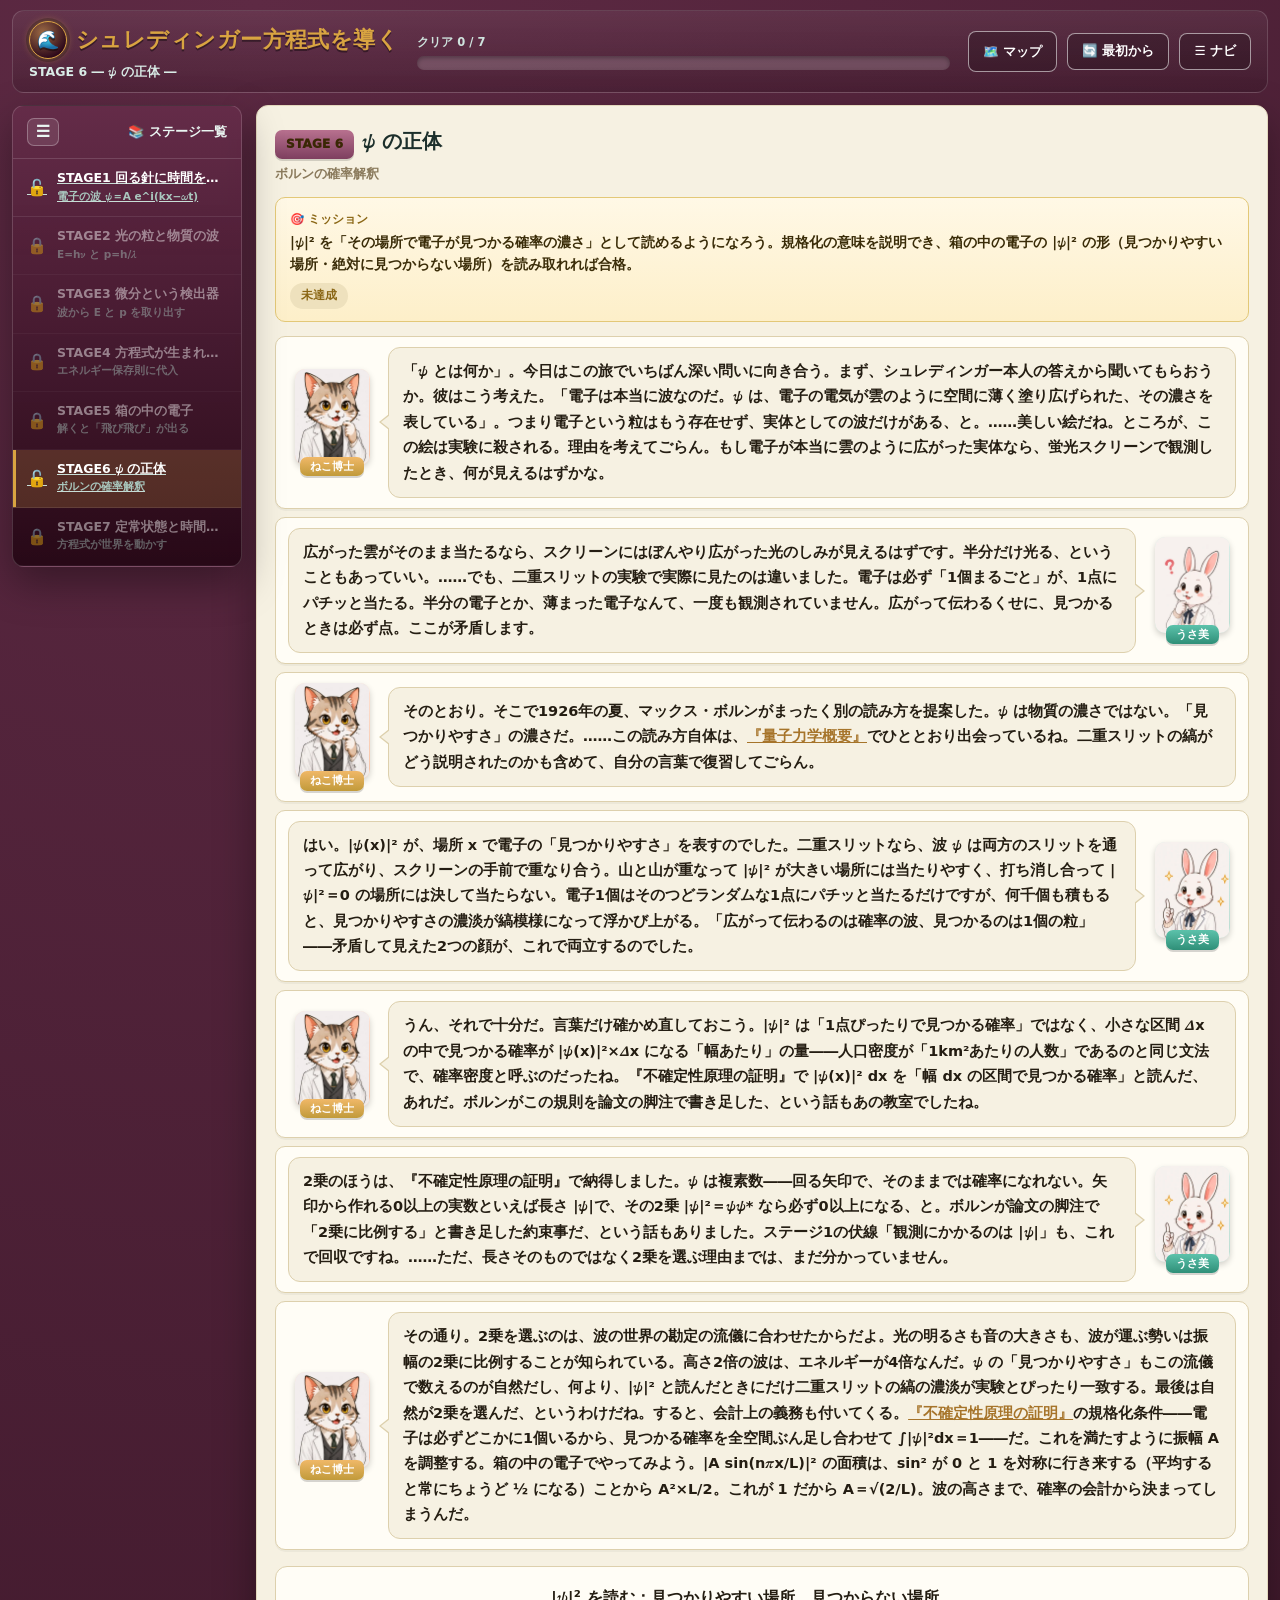
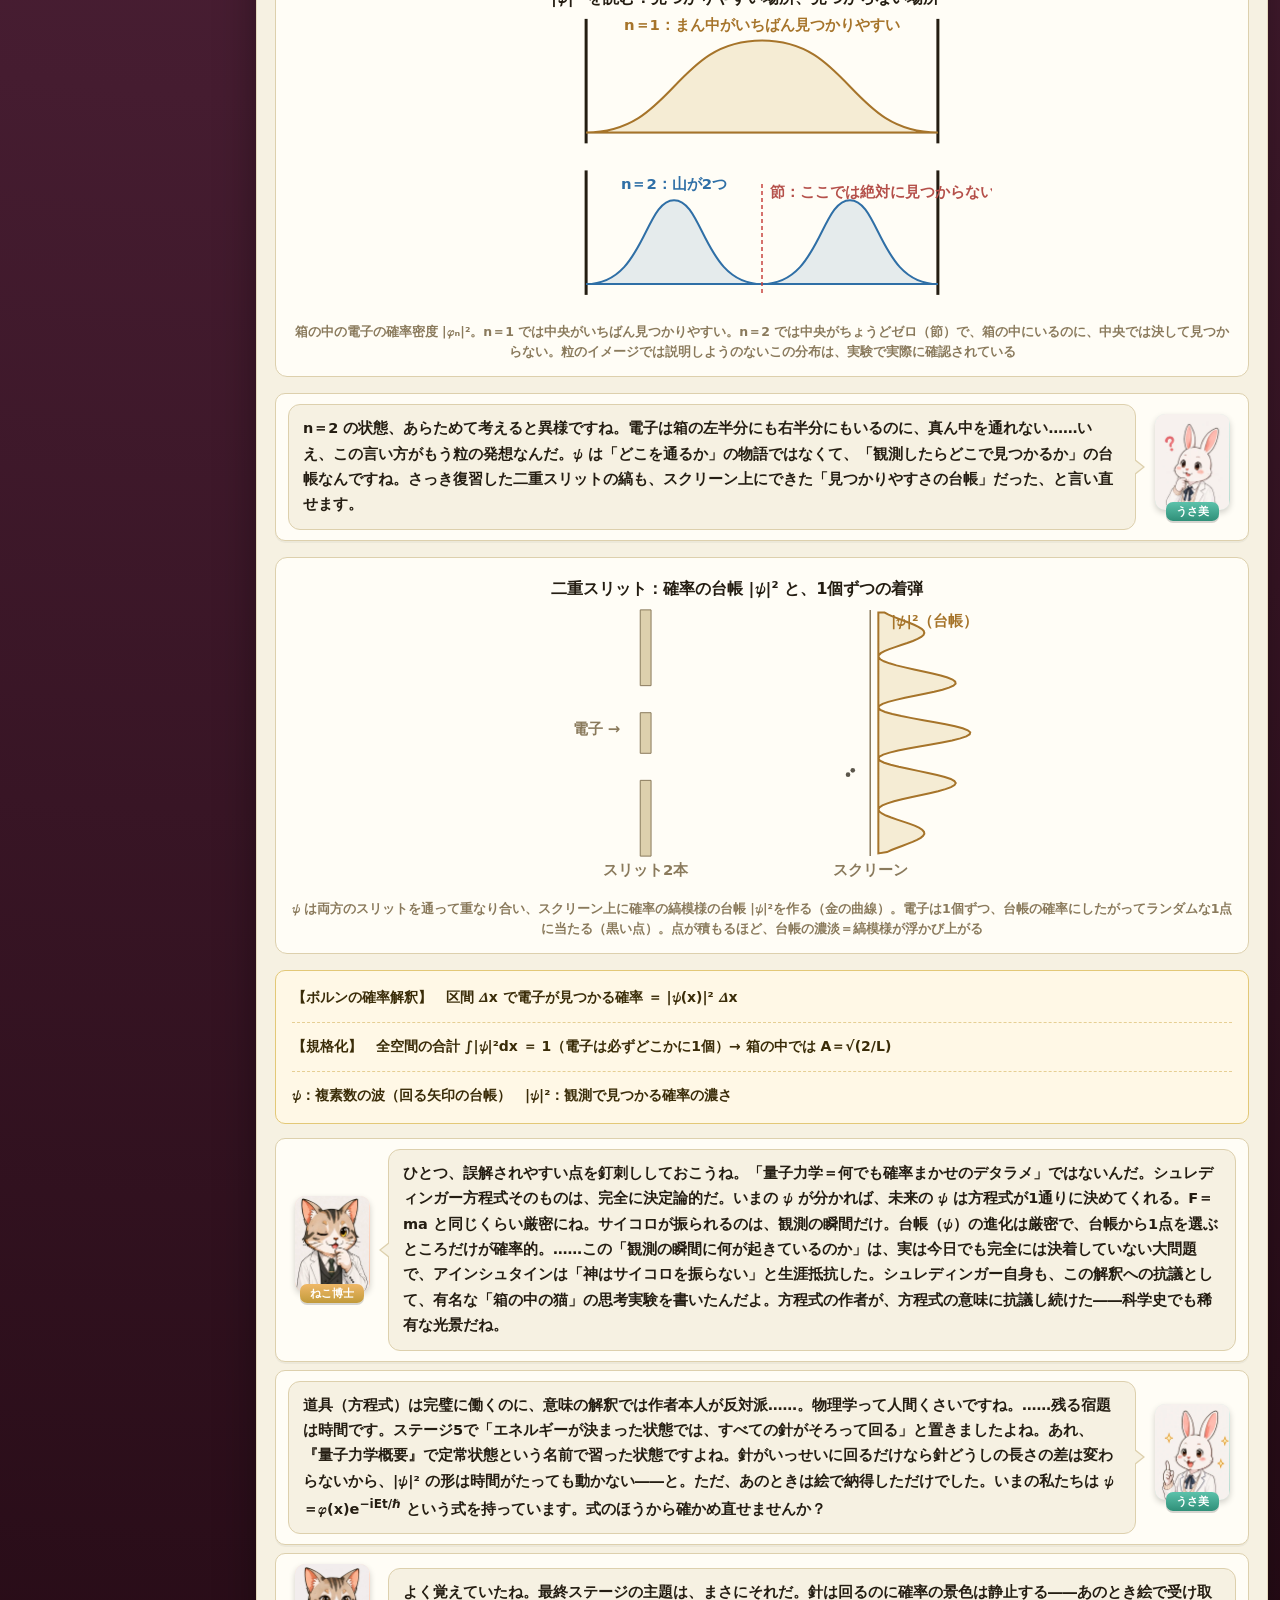
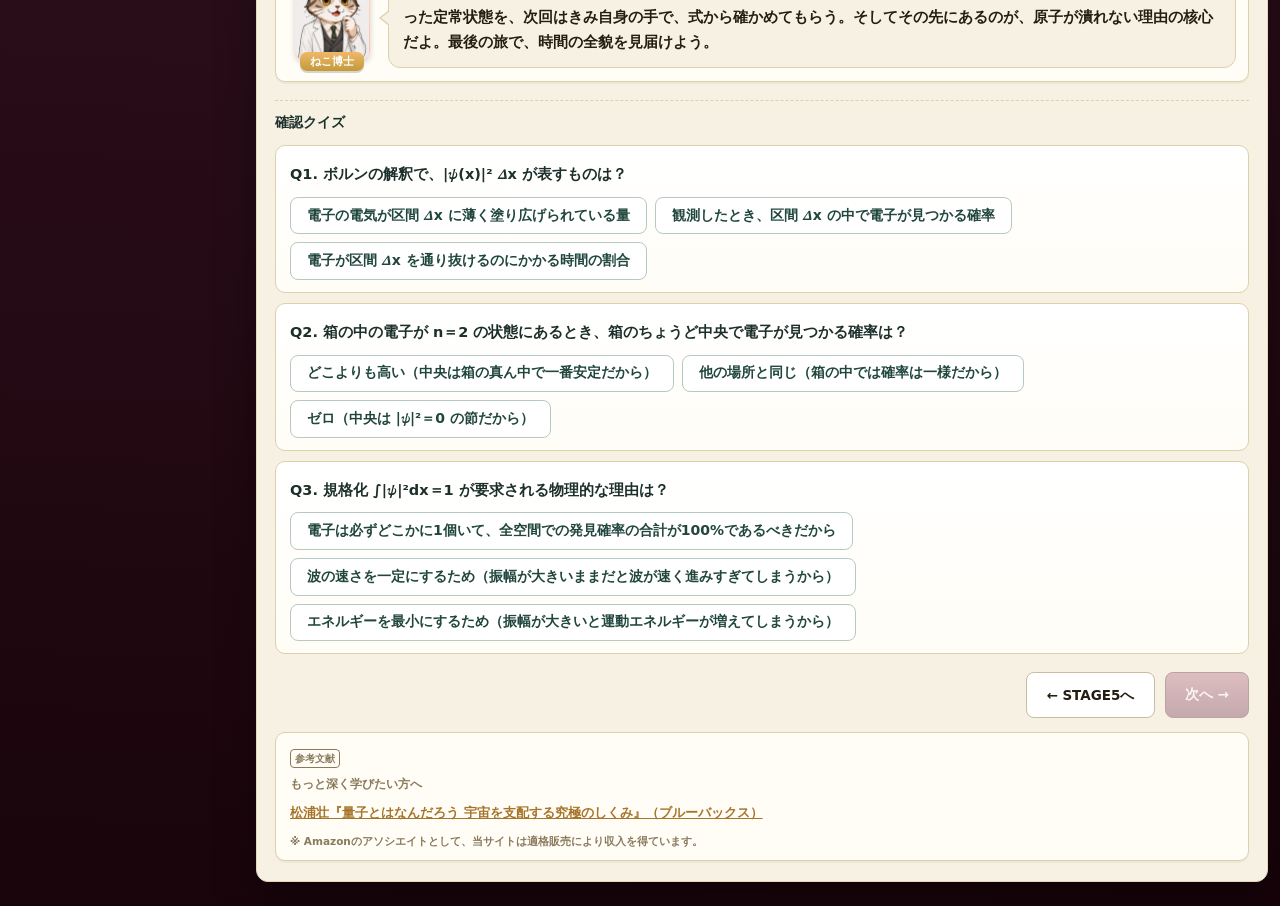
<file: stage6.html>
<!DOCTYPE html>
<html lang="ja">
<head>
<meta charset="UTF-8">
<meta name="viewport" content="width=device-width, initial-scale=1.0">
<meta name="theme-color" content="#451c30">
<!-- Google tag (gtag.js) -->
<script async src="https://www.googletagmanager.com/gtag/js?id=G-9RTQCP2HXM"></script>
<script>
  window.dataLayer = window.dataLayer || [];
  function gtag(){dataLayer.push(arguments);}
  gtag('js', new Date());
  gtag('config', 'G-9RTQCP2HXM');
</script>
<title>STAGE6 ψの正体 ― シュレディンガー方程式を導く</title>
<meta name="description" content="波動関数ψとは何か。シュレディンガー本人は「電子が雲のように広がった実体」と考えて間違えた。ボルンの答えは「|ψ|²はその場所で電子が見つかる確率の濃さ」。規格化・確率密度・二重スリットの再解釈まで、量子力学でいちばん深い問いに向き合う。">
<link rel="canonical" href="https://quantum-mechanics.habatakijuku.com/schrodinger-equation/stage6">
<meta property="og:type" content="article">
<meta property="og:site_name" content="シュレディンガー方程式を導く">
<meta property="og:locale" content="ja_JP">
<meta property="og:title" content="STAGE6 ψの正体 ― シュレディンガー方程式を導く">
<meta property="og:description" content="シュレディンガー本人も間違えた問い「ψとは何か」。ボルンの確率解釈を検証する。">
<meta property="og:url" content="https://quantum-mechanics.habatakijuku.com/schrodinger-equation/stage6">
<meta property="og:image" content="https://quantum-mechanics.habatakijuku.com/schrodinger-equation/images/ogp.png">
<meta property="og:image:width" content="1200">
<meta property="og:image:height" content="630">
<meta name="twitter:card" content="summary_large_image">
<link rel="icon" type="image/png" href="images/favicon.png">
<link rel="stylesheet" href="design-system.css">
<style>
  /* 線の太さは viewBox の拡大率に引きずられず、画面上のCSSピクセルで決まるようにする
     （『量子力学概要』のcanvas図と同じ基準・同じ線の重さにそろえるため） */
  .sq-svg *{vector-effect:non-scaling-stroke}
  .sq-svg .wave{fill:none;stroke:var(--gold);stroke-width:2}
  .sq-svg .prob{fill:rgba(197,154,58,.18);stroke:var(--gold-dark);stroke-width:2}
  .sq-svg .prob2{fill:rgba(47,111,166,.12);stroke:#2f6fa6;stroke-width:2}
  .sq-svg .axis{stroke:var(--muted);stroke-width:1.2}
  .sq-svg .wall{stroke:var(--ink);stroke-width:3}
  .sq-svg .label{fill:var(--muted);font-size:11px;font-weight:700}
  .sq-svg .strong{fill:var(--ink);font-size:12px;font-weight:900}
  .sq-svg .lbA{fill:var(--gold-dark);font-size:11px;font-weight:900}
  .sq-svg .lbB{fill:#2f6fa6;font-size:11px;font-weight:900}
  .sq-svg .lbR{fill:#b5504a;font-size:11px;font-weight:900}
  .sq-svg .dotp{fill:var(--ink);opacity:.75}
  .sq-svg .slit{fill:var(--line);stroke:var(--muted);stroke-width:1}
  .sq-svg .screenline{stroke:var(--muted);stroke-width:1.5}
  .sq-svg .node{stroke:#c8433f;stroke-width:1.5;stroke-dasharray:4 3}
</style>
</head>
<body>
<div class="app-shell side-collapsed" id="app-shell">
  <header class="game-header">
    <div class="brand">
      <div class="brand-title"><a class="head-reset home-badge" href="index.html" title="トップへ" aria-label="トップへ">🌊</a> <span>シュレディンガー方程式を導く</span></div>
      <div class="brand-sub">STAGE 6 ― ψ の正体 ―</div>
    </div>
    <div class="head-progress-wrap">
      <div class="head-progress-label" id="progress-label">クリア 0 / 7</div>
      <div class="head-progress" role="progressbar" aria-label="クリア済みステージ数" aria-valuemin="0" aria-valuemax="7" aria-valuenow="0"><div class="head-progress-fill" id="progress-fill" style="width:0%"></div></div>
    </div>
    <div class="header-actions">
      <a class="head-reset" href="https://quantum-mechanics.habatakijuku.com/" title="量子力学、冒険の書（シリーズマップ）へ">🗺️ マップ</a>
      <button class="head-reset" id="btn-reset-all">🔄 最初から</button>
      <button class="head-reset" id="head-nav-toggle" title="ステージ一覧の表示切替">☰ ナビ</button>
    </div>
  </header>

  <div class="game-layout">
    <div class="side-backdrop" id="side-backdrop"></div>
    <aside class="side-panel">
      <div class="side-head">
        <button class="side-toggle" id="sidebar-toggle" title="ステージ一覧の表示切替" aria-label="ステージ一覧の表示切替">☰</button>
        <span class="side-head-text">📚 ステージ一覧</span>
      </div>
      <div class="side-list" id="side-list"></div>
    </aside>

    <main class="main-area">
      <div class="chapter-head">
        <span class="chapter-badge">STAGE 6</span><h1 class="chapter-title">ψ の正体</h1>
        <div class="chapter-sub">ボルンの確率解釈</div>
      </div>

      <div class="mission-box">
        <div class="mission-label">🎯 ミッション</div>
        <div class="mission-text">|ψ|² を「その場所で電子が見つかる確率の濃さ」として読めるようになろう。規格化の意味を説明でき、箱の中の電子の |ψ|² の形（見つかりやすい場所・絶対に見つからない場所）を読み取れれば合格。</div>
        <span class="mission-status" id="mission-status">未達成</span>
      </div>

      <div class="dialogue-scene">
        <div class="dialog-row">
          <div class="dialog-character">
            <div class="dialog-avatar mentor"><img src="images/cat.webp" width="300" height="386" alt=""></div>
            <div class="dialog-name mentor">ねこ博士</div>
          </div>
          <div class="dialog-bubble">「ψ とは何か」。今日はこの旅でいちばん深い問いに向き合う。まず、<strong>シュレディンガー本人の答え</strong>から聞いてもらおうか。彼はこう考えた。「電子は本当に波なのだ。ψ は、<strong>電子の電気が雲のように空間に薄く塗り広げられた、その濃さ</strong>を表している」。つまり電子という粒はもう存在せず、実体としての波だけがある、と。……美しい絵だね。ところが、この絵は実験に殺される。理由を考えてごらん。もし電子が本当に雲のように広がった実体なら、蛍光スクリーンで観測したとき、何が見えるはずかな。</div>
        </div>
        <div class="dialog-row right">
          <div class="dialog-character">
            <div class="dialog-avatar student"><img src="images/rabbitThink.webp" width="300" height="386" alt=""></div>
            <div class="dialog-name student">うさ美</div>
          </div>
          <div class="dialog-bubble">広がった雲がそのまま当たるなら、スクリーンには<strong>ぼんやり広がった光のしみ</strong>が見えるはずです。半分だけ光る、ということもあっていい。……でも、二重スリットの実験で実際に見たのは違いました。<strong>電子は必ず「1個まるごと」が、1点にパチッと当たる</strong>。半分の電子とか、薄まった電子なんて、一度も観測されていません。広がって伝わるくせに、見つかるときは必ず点。ここが矛盾します。</div>
        </div>
        <div class="dialog-row">
          <div class="dialog-character">
            <div class="dialog-avatar mentor"><img src="images/cat.webp" width="300" height="386" alt=""></div>
            <div class="dialog-name mentor">ねこ博士</div>
          </div>
          <div class="dialog-bubble">そのとおり。そこで1926年の夏、<strong>マックス・ボルン</strong>がまったく別の読み方を提案した。<strong>ψ は物質の濃さではない。「見つかりやすさ」の濃さだ</strong>。……この読み方自体は、<a href="https://quantum-mechanics.habatakijuku.com/general/" target="_blank" rel="noopener" style="color:#a6742a;text-decoration:underline">『量子力学概要』</a>でひととおり出会っているね。二重スリットの縞がどう説明されたのかも含めて、自分の言葉で復習してごらん。</div>
        </div>
        <div class="dialog-row right">
          <div class="dialog-character">
            <div class="dialog-avatar student"><img src="images/rabbit.webp" width="300" height="386" alt=""></div>
            <div class="dialog-name student">うさ美</div>
          </div>
          <div class="dialog-bubble">はい。<strong>|ψ(x)|² が、場所 x で電子の「見つかりやすさ」を表す</strong>のでした。二重スリットなら、波 ψ は<strong>両方のスリットを通って</strong>広がり、スクリーンの手前で重なり合う。山と山が重なって |ψ|² が大きい場所には当たりやすく、打ち消し合って |ψ|²＝0 の場所には決して当たらない。電子1個はそのつどランダムな<strong>1点</strong>にパチッと当たるだけですが、何千個も積もると、見つかりやすさの濃淡が<strong>縞模様</strong>になって浮かび上がる。「広がって伝わるのは確率の波、見つかるのは1個の粒」――矛盾して見えた2つの顔が、これで両立するのでした。</div>
        </div>
        <div class="dialog-row">
          <div class="dialog-character">
            <div class="dialog-avatar mentor"><img src="images/cat.webp" width="300" height="386" alt=""></div>
            <div class="dialog-name mentor">ねこ博士</div>
          </div>
          <div class="dialog-bubble">うん、それで十分だ。言葉だけ確かめ直しておこう。|ψ|² は「1点ぴったりで見つかる確率」ではなく、<strong>小さな区間 Δx の中で見つかる確率が |ψ(x)|²×Δx</strong> になる「幅あたり」の量――人口密度が「1km²あたりの人数」であるのと同じ文法で、<strong>確率密度</strong>と呼ぶのだったね。『不確定性原理の証明』で |ψ(x)|² dx を「幅 dx の区間で見つかる確率」と読んだ、あれだ。ボルンがこの規則を論文の脚注で書き足した、という話もあの教室でしたね。</div>
        </div>
        <div class="dialog-row right">
          <div class="dialog-character">
            <div class="dialog-avatar student"><img src="images/rabbit.webp" width="300" height="386" alt=""></div>
            <div class="dialog-name student">うさ美</div>
          </div>
          <div class="dialog-bubble">2乗のほうは、『不確定性原理の証明』で納得しました。ψ は複素数――回る矢印で、そのままでは<strong>確率になれない</strong>。矢印から作れる0以上の実数といえば<strong>長さ |ψ|</strong>で、その2乗 |ψ|²＝ψψ* なら必ず0以上になる、と。ボルンが論文の脚注で「2乗に比例する」と書き足した約束事だ、という話もありました。ステージ1の伏線「観測にかかるのは |ψ|」も、これで回収ですね。……ただ、長さそのものではなく<strong>2乗</strong>を選ぶ理由までは、まだ分かっていません。</div>
        </div>
        <div class="dialog-row">
          <div class="dialog-character">
            <div class="dialog-avatar mentor"><img src="images/cat.webp" width="300" height="386" alt=""></div>
            <div class="dialog-name mentor">ねこ博士</div>
          </div>
          <div class="dialog-bubble">その通り。2乗を選ぶのは、波の世界の勘定の流儀に合わせたからだよ。光の明るさも音の大きさも、波が運ぶ勢いは<strong>振幅の2乗</strong>に比例することが知られている。高さ2倍の波は、エネルギーが4倍なんだ。ψ の「見つかりやすさ」もこの流儀で数えるのが自然だし、何より、|ψ|² と読んだときにだけ<strong>二重スリットの縞の濃淡が実験とぴったり一致する</strong>。最後は自然が2乗を選んだ、というわけだね。すると、<strong>会計上の義務</strong>も付いてくる。<a href="https://quantum-mechanics.habatakijuku.com/kennard-inequality/" target="_blank" rel="noopener" style="color:#a6742a;text-decoration:underline">『不確定性原理の証明』</a>の<strong>規格化条件</strong>――電子は必ずどこかに1個いるから、見つかる確率を全空間ぶん足し合わせて ∫|ψ|²dx＝1――だ。これを満たすように振幅 A を調整する。箱の中の電子でやってみよう。|A sin(nπx/L)|² の面積は、sin² が 0 と 1 を対称に行き来する（平均すると常にちょうど ½ になる）ことから A²×L/2。これが 1 だから <strong>A＝√(2/L)</strong>。波の高さまで、確率の会計から決まってしまうんだ。</div>
        </div>
      </div>

      <div class="diagram-box">
        <svg class="sq-svg" viewBox="0 0 340 240" width="100%" role="img" aria-label="箱の中の電子の確率分布。n=1では中央が最も見つかりやすい山。n=2では中央がちょうどゼロの節になり、そこでは電子が絶対に見つからない">
          <text class="strong" x="14" y="16">|ψ|² を読む：見つかりやすい場所、見つからない場所</text>
          <line class="wall" x1="40" y1="28" x2="40" y2="120"></line>
          <line class="wall" x1="300" y1="28" x2="300" y2="120"></line>
          <line class="axis" x1="40" y1="112" x2="300" y2="112"></line>
          <path class="prob" d="M40 112 C 105 112 105 44 170 44 C 235 44 235 112 300 112 Z"></path>
          <text class="lbA" x="170" y="36" text-anchor="middle">n＝1：まん中がいちばん見つかりやすい</text>
          <line class="wall" x1="40" y1="140" x2="40" y2="232"></line>
          <line class="wall" x1="300" y1="140" x2="300" y2="232"></line>
          <line class="axis" x1="40" y1="224" x2="300" y2="224"></line>
          <path class="prob2" d="M40 224 C 83 224 83 162 105 162 C 127 162 127 224 170 224 C 213 224 213 162 235 162 C 257 162 257 224 300 224 Z"></path>
          <line class="node" x1="170" y1="150" x2="170" y2="232"></line>
          <text class="lbB" x="105" y="154" text-anchor="middle">n＝2：山が2つ</text>
          <text class="lbR" x="176" y="160">節：ここでは絶対に見つからない</text>
        </svg>
        <div class="diagram-caption">箱の中の電子の確率密度 |φₙ|²。<strong>n＝1</strong> では中央がいちばん見つかりやすい。<strong>n＝2</strong> では中央がちょうどゼロ（<strong>節</strong>）で、<strong>箱の中にいるのに、中央では決して見つからない</strong>。粒のイメージでは説明しようのないこの分布は、実験で実際に確認されている</div>
      </div>

      <div class="dialogue-scene">
        <div class="dialog-row right">
          <div class="dialog-character">
            <div class="dialog-avatar student"><img src="images/rabbitThink.webp" width="300" height="386" alt=""></div>
            <div class="dialog-name student">うさ美</div>
          </div>
          <div class="dialog-bubble">n＝2 の状態、あらためて考えると異様ですね。電子は箱の左半分にも右半分にもいるのに、<strong>真ん中を通れない</strong>……いえ、この言い方がもう粒の発想なんだ。ψ は「どこを通るか」の物語ではなくて、<strong>「観測したらどこで見つかるか」の台帳</strong>なんですね。さっき復習した二重スリットの縞も、スクリーン上にできた「見つかりやすさの台帳」だった、と言い直せます。</div>
        </div>
      </div>

      <div class="diagram-box">
        <svg class="sq-svg" id="slit-svg" viewBox="0 0 340 230" width="100%" role="img" aria-label="二重スリットの再解釈。左からψの波が2つのスリットを通って広がり、スクリーン上に確率の縞模様の台帳を作る。電子は1個ずつランダムな1点に当たり、たくさん集まると縞模様が浮かび上がる">
          <text class="strong" x="14" y="16">二重スリット：確率の台帳 |ψ|² と、1個ずつの着弾</text>
          <rect class="slit" x="80" y="28" width="8" height="56"></rect>
          <rect class="slit" x="80" y="104" width="8" height="30"></rect>
          <rect class="slit" x="80" y="154" width="8" height="56"></rect>
          <text class="label" x="84" y="224" text-anchor="middle">スリット2本</text>
          <text class="label" x="30" y="120">電子 →</text>
          <line class="screenline" x1="250" y1="28" x2="250" y2="210"></line>
          <text class="label" x="250" y="224" text-anchor="middle">スクリーン</text>
          <path class="prob" id="sl-prob"></path>
          <text class="lbA" x="330" y="40" text-anchor="end">|ψ|²（台帳）</text>
          <g id="sl-dots"></g>
        </svg>
        <div class="diagram-caption">ψ は両方のスリットを通って重なり合い、スクリーン上に<strong>確率の縞模様の台帳 |ψ|²</strong>を作る（金の曲線）。電子は1個ずつ、台帳の確率にしたがってランダムな1点に当たる（黒い点）。点が積もるほど、台帳の濃淡＝縞模様が浮かび上がる</div>
      </div>

      <div class="formula-box">
        <span class="step">【ボルンの確率解釈】　区間 Δx で電子が見つかる確率 ＝ |ψ(x)|² Δx</span>
        <span class="step">【規格化】　全空間の合計 ∫|ψ|²dx ＝ 1（電子は必ずどこかに1個）→ 箱の中では A＝√(2/L)</span>
        <span class="step multi"><span class="item">ψ：複素数の波（回る矢印の台帳）</span>　<span class="item">|ψ|²：観測で見つかる確率の濃さ</span></span>
      </div>

      <div class="dialogue-scene">
        <div class="dialog-row">
          <div class="dialog-character">
            <div class="dialog-avatar mentor"><img src="images/catThink.webp" width="300" height="386" alt=""></div>
            <div class="dialog-name mentor">ねこ博士</div>
          </div>
          <div class="dialog-bubble">ひとつ、誤解されやすい点を釘刺ししておこうね。「量子力学＝何でも確率まかせのデタラメ」ではないんだ。シュレディンガー方程式そのものは、<strong>完全に決定論的</strong>だ。いまの ψ が分かれば、未来の ψ は方程式が1通りに決めてくれる。F＝ma と同じくらい厳密にね。<strong>サイコロが振られるのは、観測の瞬間だけ</strong>。台帳（ψ）の進化は厳密で、台帳から1点を選ぶところだけが確率的。……この「観測の瞬間に何が起きているのか」は、実は今日でも完全には決着していない大問題で、アインシュタインは「神はサイコロを振らない」と生涯抵抗した。シュレディンガー自身も、この解釈への抗議として、有名な「箱の中の猫」の思考実験を書いたんだよ。方程式の作者が、方程式の意味に抗議し続けた――科学史でも稀有な光景だね。</div>
        </div>
        <div class="dialog-row right">
          <div class="dialog-character">
            <div class="dialog-avatar student"><img src="images/rabbit.webp" width="300" height="386" alt=""></div>
            <div class="dialog-name student">うさ美</div>
          </div>
          <div class="dialog-bubble">道具（方程式）は完璧に働くのに、意味の解釈では作者本人が反対派……。物理学って人間くさいですね。……残る宿題は<strong>時間</strong>です。ステージ5で「エネルギーが決まった状態では、すべての針がそろって回る」と置きましたよね。あれ、『量子力学概要』で<strong>定常状態</strong>という名前で習った状態ですよね。針がいっせいに回るだけなら針どうしの長さの差は変わらないから、|ψ|² の形は時間がたっても動かない――と。ただ、あのときは絵で納得しただけでした。いまの私たちは ψ＝φ(x)e<sup>−iEt/ℏ</sup> という<strong>式</strong>を持っています。<strong>式のほうから確かめ直せませんか？</strong></div>
        </div>
        <div class="dialog-row">
          <div class="dialog-character">
            <div class="dialog-avatar mentor"><img src="images/cat.webp" width="300" height="386" alt=""></div>
            <div class="dialog-name mentor">ねこ博士</div>
          </div>
          <div class="dialog-bubble">よく覚えていたね。最終ステージの主題は、まさにそれだ。針は回るのに<strong>確率の景色は静止する</strong>――あのとき絵で受け取った定常状態を、次回はきみ自身の手で、式から確かめてもらう。そしてその先にあるのが、<strong>原子が潰れない理由</strong>の核心だよ。最後の旅で、時間の全貌を見届けよう。</div>
        </div>
      </div>

      <h2 class="quiz-head">確認クイズ</h2>
      <div class="quiz-card" data-quiz>
        <p class="quiz-q">Q1. ボルンの解釈で、|ψ(x)|² Δx が表すものは？</p>
        <div class="choice-list">
          <button class="choice-btn">電子の電気が区間 Δx に薄く塗り広げられている量</button>
          <button class="choice-btn">観測したとき、区間 Δx の中で電子が見つかる確率</button>
          <button class="choice-btn">電子が区間 Δx を通り抜けるのにかかる時間の割合</button>
        </div>
        <div class="quiz-explain" hidden>正解！ |ψ|² は「見つかりやすさの濃さ（確率密度）」で、幅 Δx を掛けて初めて確率になる。選択肢1はシュレディンガー本人の解釈だが、「電子は必ず1個まるごと1点で見つかる」という実験事実と矛盾して敗れた。</div>
      </div>

      <div class="quiz-card" data-quiz>
        <p class="quiz-q">Q2. 箱の中の電子が n＝2 の状態にあるとき、箱のちょうど中央で電子が見つかる確率は？</p>
        <div class="choice-list">
          <button class="choice-btn">どこよりも高い（中央は箱の真ん中で一番安定だから）</button>
          <button class="choice-btn">他の場所と同じ（箱の中では確率は一様だから）</button>
          <button class="choice-btn">ゼロ（中央は |ψ|²＝0 の節だから）</button>
        </div>
        <div class="quiz-explain" hidden>正解！ φ₂＝A sin(2πx/L) は中央 x＝L/2 で sin(π)＝0。確率密度もゼロで、箱の中にいるのに中央では決して見つからない。「どこを通るか」ではなく「どこで見つかるか」の台帳だからこそ許される、波ならではの分布だ。</div>
      </div>

      <div class="quiz-card" data-quiz>
        <p class="quiz-q">Q3. 規格化 ∫|ψ|²dx＝1 が要求される物理的な理由は？</p>
        <div class="choice-list">
          <button class="choice-btn">電子は必ずどこかに1個いて、全空間での発見確率の合計が100%であるべきだから</button>
          <button class="choice-btn">波の速さを一定にするため（振幅が大きいままだと波が速く進みすぎてしまうから）</button>
          <button class="choice-btn">エネルギーを最小にするため（振幅が大きいと運動エネルギーが増えてしまうから）</button>
        </div>
        <div class="quiz-explain" hidden>正解！ 確率の合計は必ず1。この会計ルールから、波の振幅まで決まってしまう（箱の中なら A＝√(2/L)）。∫ は「細かく切って足す」＝曲線の下の面積を測る記号だ。</div>
      </div>

      <div class="stage-nav">
        <a class="btn" href="stage5.html">← STAGE5へ</a>
        <button class="btn btn-primary" id="btn-next" disabled>次へ →</button>
      </div>

      <div id="book-recommend"></div>
    </main>
  </div>
</div>

<script src="js/progress.js"></script>
<script>SQ.initStagePage(6);</script>

<script>
(function(){
  var svg = document.getElementById('slit-svg');
  if (!svg) return;
  var prob = document.getElementById('sl-prob'), dotsG = document.getElementById('sl-dots');
  var NS = 'http://www.w3.org/2000/svg';
  var SX = 250, Y0 = 30, Y1 = 208, CY = 119;

  // スクリーン上の確率分布（干渉縞 × 包絡線）。横方向に山を描く
  function density(y) {
    var u = (y - CY) / 24;
    var env = Math.exp(-u * u / 14);
    var fringe = Math.cos(u * 2.0);
    return env * fringe * fringe;
  }
  var d = '';
  for (var y = Y0; y <= Y1; y += 1.5) {
    var x = SX + 6 + 68 * density(y);
    d += ' L' + x.toFixed(1) + ' ' + y.toFixed(1);
  }
  prob.setAttribute('d', 'M' + (SX + 6) + ' ' + Y0 + ' ' + d + ' L' + (SX + 6) + ' ' + Y1 + ' Z');

  // 棄却法で、分布にしたがう着弾点を生成
  var pts = [];
  var seed = 12345;
  function rnd() { seed = (seed * 1103515245 + 12345) % 2147483648; return seed / 2147483648; }
  while (pts.length < 130) {
    var y = Y0 + (Y1 - Y0) * rnd();
    if (rnd() < density(y)) pts.push([SX - 4 - 14 * rnd(), y]);
  }

  var reduce = window.matchMedia && window.matchMedia('(prefers-reduced-motion: reduce)').matches;
  var shown = 0;
  function addDot() {
    var p = pts[shown];
    var c = document.createElementNS(NS, 'circle');
    c.setAttribute('class', 'dotp');
    c.setAttribute('cx', p[0].toFixed(1)); c.setAttribute('cy', p[1].toFixed(1)); c.setAttribute('r', '1.7');
    dotsG.appendChild(c);
    shown++;
  }
  if (reduce) { while (shown < pts.length) addDot(); return; }

  var running = false, timer = null;
  function tick() {
    if (!running) return;
    if (shown < pts.length) { addDot(); timer = setTimeout(tick, 90); }
  }
  if ('IntersectionObserver' in window) {
    new IntersectionObserver(function(es){
      if (es[0].isIntersecting && !running) { running = true; tick(); }
      else if (!es[0].isIntersecting && running) { running = false; if (timer) clearTimeout(timer); }
    }, {threshold: 0.15}).observe(svg);
  } else { running = true; tick(); }
})();
</script>
<script src="https://my.habatakijuku.com/sync.js" defer></script>
</body>
</html>
</file>
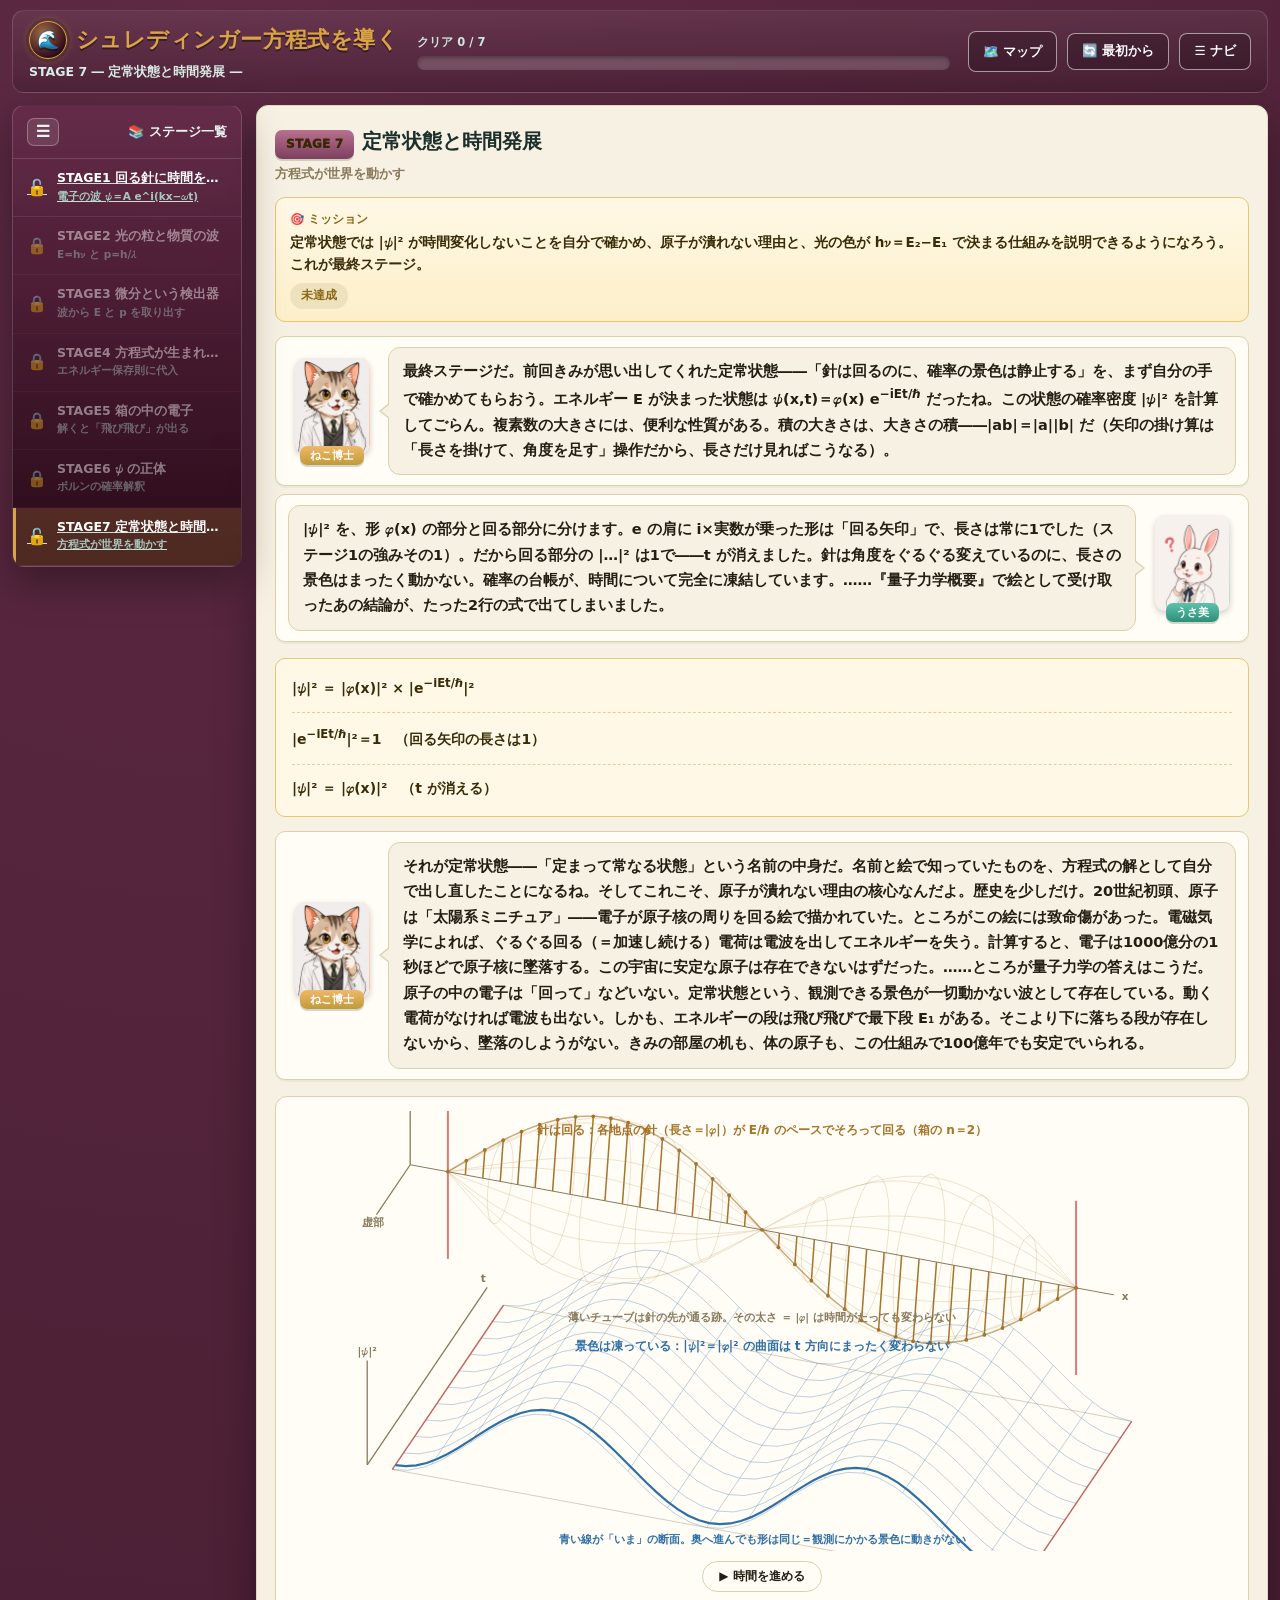
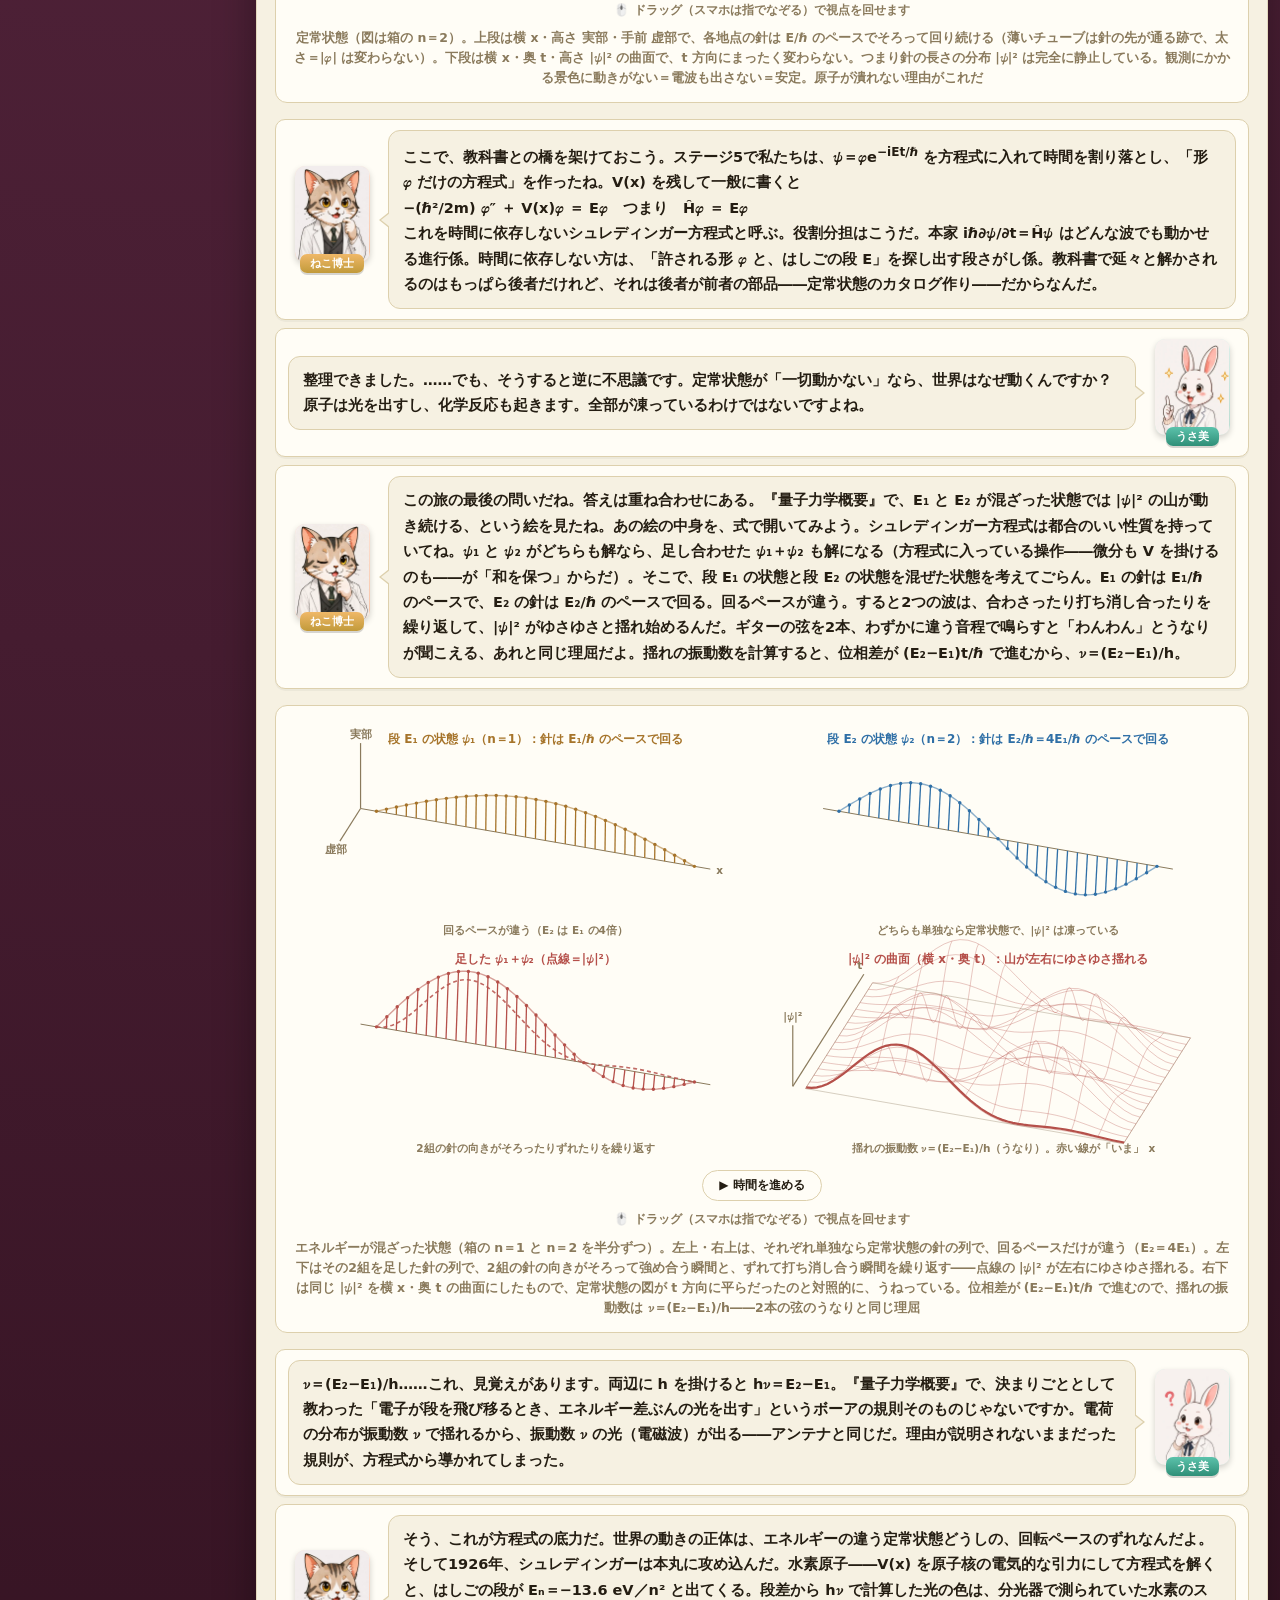
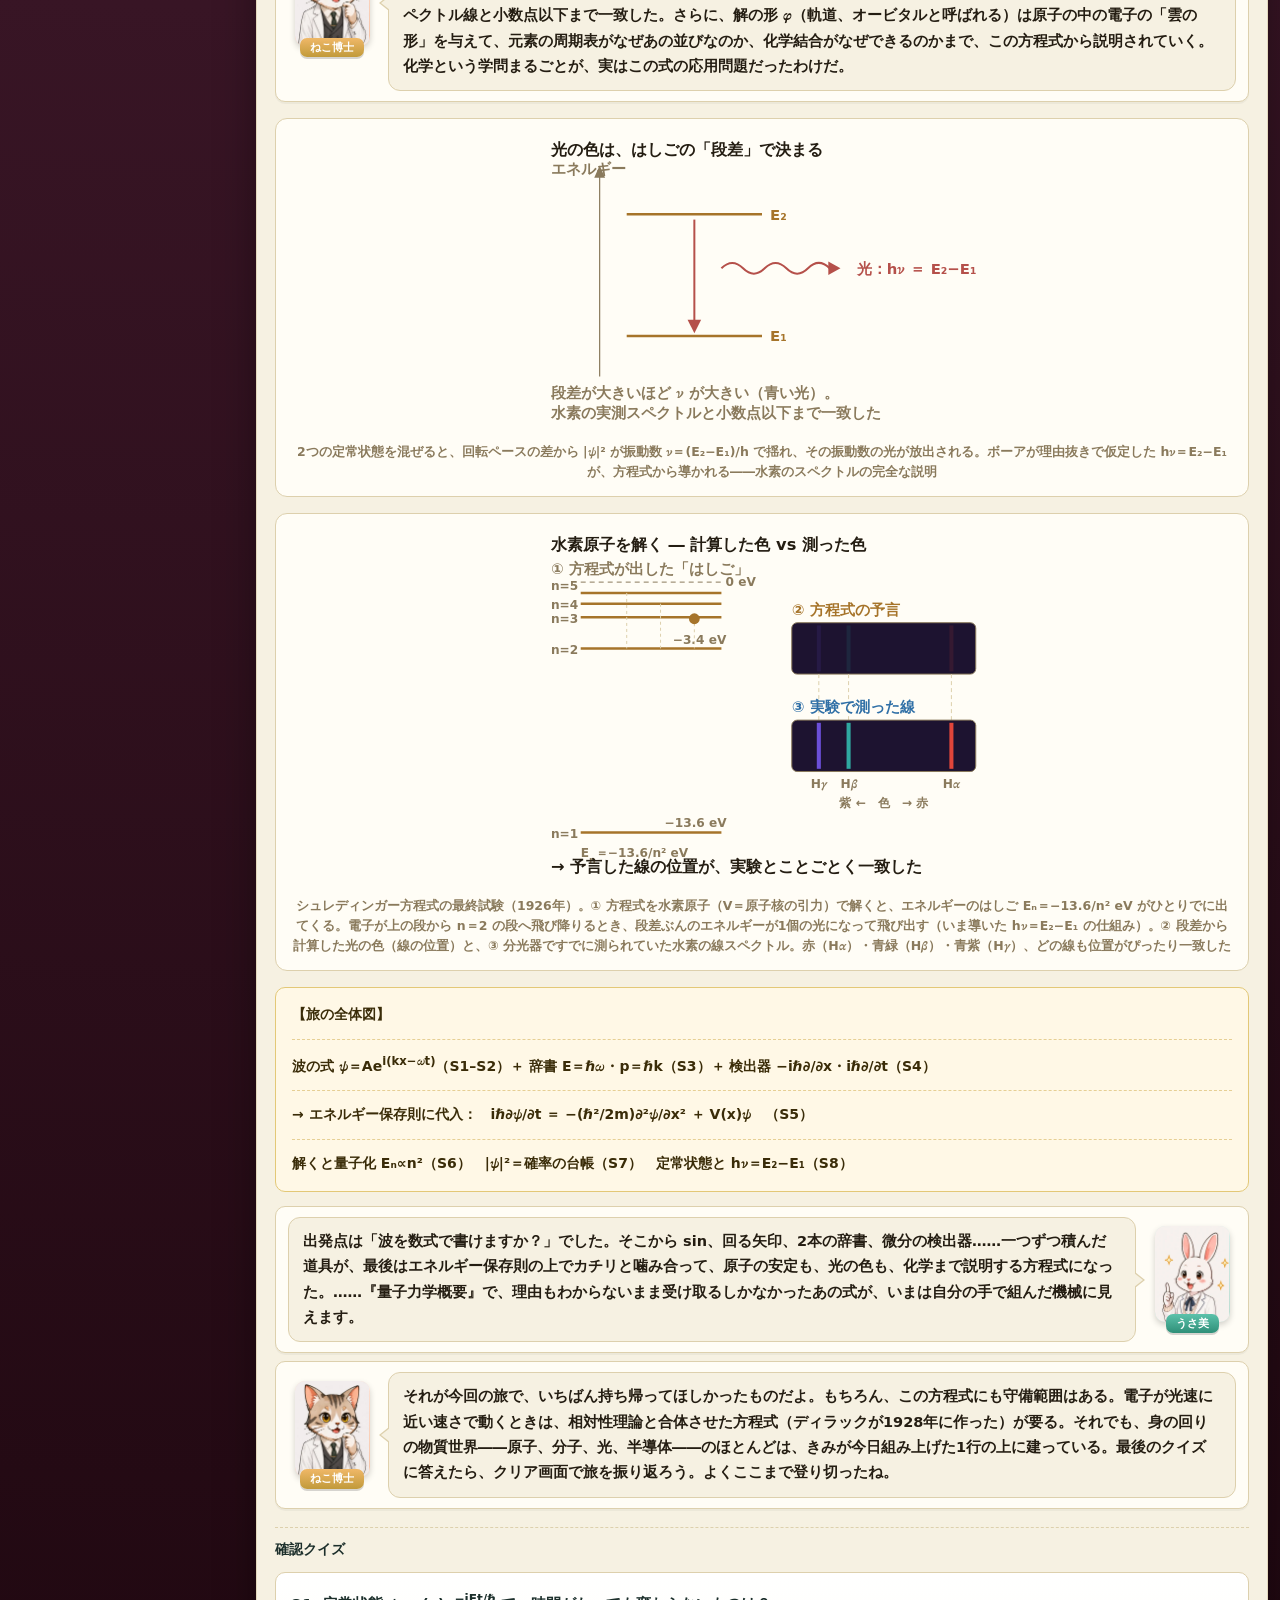
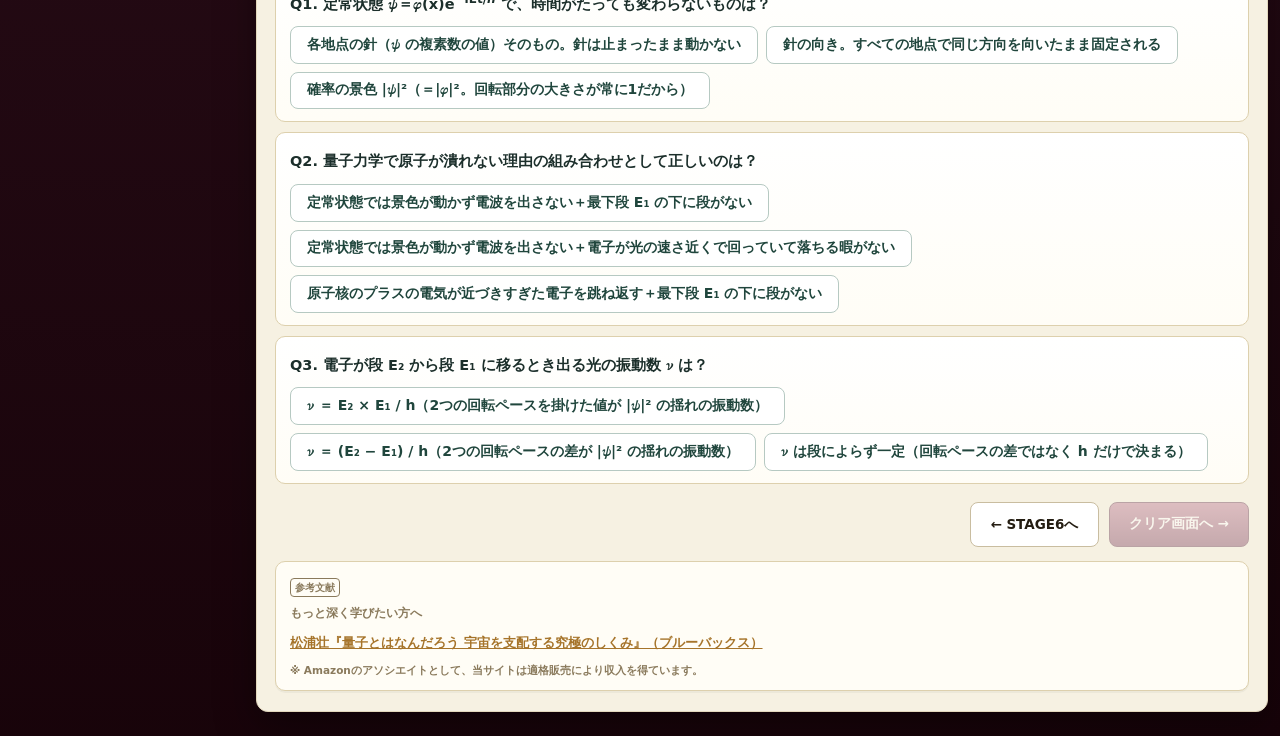
<file: stage7.html>
<!DOCTYPE html>
<html lang="ja">
<head>
<meta charset="UTF-8">
<meta name="viewport" content="width=device-width, initial-scale=1.0">
<meta name="theme-color" content="#451c30">
<!-- Google tag (gtag.js) -->
<script async src="https://www.googletagmanager.com/gtag/js?id=G-9RTQCP2HXM"></script>
<script>
  window.dataLayer = window.dataLayer || [];
  function gtag(){dataLayer.push(arguments);}
  gtag('js', new Date());
  gtag('config', 'G-9RTQCP2HXM');
</script>
<title>STAGE7 定常状態と時間発展 ― シュレディンガー方程式を導く</title>
<meta name="description" content="エネルギーが決まった状態では、針は回るのに確率の景色は静止する――定常状態。原子が潰れない理由、時間に依存しない方程式 Ĥφ=Eφ との関係、重ね合わせが生む「うなり」と光の放出 hν=E₂−E₁、そして水素原子の完全解決まで。旅の総まとめ。">
<link rel="canonical" href="https://quantum-mechanics.habatakijuku.com/schrodinger-equation/stage7">
<meta property="og:type" content="article">
<meta property="og:site_name" content="シュレディンガー方程式を導く">
<meta property="og:locale" content="ja_JP">
<meta property="og:title" content="STAGE7 定常状態と時間発展 ― シュレディンガー方程式を導く">
<meta property="og:description" content="針は回るのに、確率の景色は静止する。原子が安定な理由と、方程式が水素原子で成し遂げたこと。">
<meta property="og:url" content="https://quantum-mechanics.habatakijuku.com/schrodinger-equation/stage7">
<meta property="og:image" content="https://quantum-mechanics.habatakijuku.com/schrodinger-equation/images/ogp.png">
<meta property="og:image:width" content="1200">
<meta property="og:image:height" content="630">
<meta name="twitter:card" content="summary_large_image">
<link rel="icon" type="image/png" href="images/favicon.png">
<link rel="stylesheet" href="design-system.css">
<style>
  /* 線の太さは viewBox の拡大率に引きずられず、画面上のCSSピクセルで決まるようにする
     （『<a href="https://quantum-mechanics.habatakijuku.com/general/" target="_blank" rel="noopener" style="color:#a6742a;text-decoration:underline">量子力学概要</a>』のcanvas図と同じ基準・同じ線の重さにそろえるため） */
  .sq-svg *{vector-effect:non-scaling-stroke}
  .sq-svg .wave{fill:none;stroke:var(--gold);stroke-width:2}
  .sq-svg .prob{fill:rgba(197,154,58,.18);stroke:var(--gold-dark);stroke-width:2}
  .sq-svg .axis{stroke:var(--muted);stroke-width:1.2}
  .sq-svg .wall{stroke:var(--ink);stroke-width:3}
  .sq-svg .label{fill:var(--muted);font-size:11px;font-weight:700}
  .sq-svg .strong{fill:var(--ink);font-size:12px;font-weight:900}
  .sq-svg .lbA{fill:var(--gold-dark);font-size:11px;font-weight:900}
  .sq-svg .lbB{fill:#2f6fa6;font-size:11px;font-weight:900}
  .sq-svg .lbR{fill:#b5504a;font-size:11px;font-weight:900}
  .sq-svg .hand{stroke:var(--gold-dark);stroke-width:2}
  .sq-svg .handdot{fill:var(--gold-dark)}
  .sq-svg .lvl{stroke:var(--gold-dark);stroke-width:2.5}
  .sq-svg .photon{stroke:#b5504a;stroke-width:2;fill:none}
  .sq-svg .arrowR{stroke:#b5504a;stroke-width:2}
  .sq-svg .arrowRh{fill:#b5504a}
  .sq-svg .arrow{stroke:var(--muted);stroke-width:1.5}
  .sq-svg .arrowhead{fill:var(--muted)}
  .sq-svg .tiny{fill:var(--muted);font-size:9px;font-weight:700}
  .sq-svg .zero{stroke:var(--muted);stroke-width:1;stroke-dasharray:5 4}
  .sq-svg .fall{stroke:var(--line);stroke-width:1;stroke-dasharray:3 3}
  .sq-svg .strip{fill:#1d1330;stroke:var(--muted);stroke-width:1}
  .sq-svg .tie{stroke:var(--line);stroke-width:1;stroke-dasharray:4 3}
  .sq-svg .el{fill:var(--gold-dark)}
  .cv-wrap{width:100%}
  #stat3d,#mix3d{display:block;width:100%;height:auto;touch-action:none;cursor:move}
  .sim-play{display:block;margin:10px auto 0;padding:6px 16px;border:1px solid var(--line);border-radius:999px;background:var(--paper2);color:var(--ink);font-size:12px;font-weight:800;cursor:pointer}
  .sim-play:hover{background:#fff}
  .readout{display:flex;flex-wrap:wrap;gap:4px 16px;justify-content:center;margin-top:8px;font-size:12px;font-weight:700;color:var(--ink)}
  .readout .sub{flex-basis:100%;text-align:center;color:var(--muted);font-weight:700}
</style>
</head>
<body>
<div class="app-shell side-collapsed" id="app-shell">
  <header class="game-header">
    <div class="brand">
      <div class="brand-title"><a class="head-reset home-badge" href="index.html" title="トップへ" aria-label="トップへ">🌊</a> <span>シュレディンガー方程式を導く</span></div>
      <div class="brand-sub">STAGE 7 ― 定常状態と時間発展 ―</div>
    </div>
    <div class="head-progress-wrap">
      <div class="head-progress-label" id="progress-label">クリア 0 / 7</div>
      <div class="head-progress" role="progressbar" aria-label="クリア済みステージ数" aria-valuemin="0" aria-valuemax="7" aria-valuenow="0"><div class="head-progress-fill" id="progress-fill" style="width:0%"></div></div>
    </div>
    <div class="header-actions">
      <a class="head-reset" href="https://quantum-mechanics.habatakijuku.com/" title="量子力学、冒険の書（シリーズマップ）へ">🗺️ マップ</a>
      <button class="head-reset" id="btn-reset-all">🔄 最初から</button>
      <button class="head-reset" id="head-nav-toggle" title="ステージ一覧の表示切替">☰ ナビ</button>
    </div>
  </header>

  <div class="game-layout">
    <div class="side-backdrop" id="side-backdrop"></div>
    <aside class="side-panel">
      <div class="side-head">
        <button class="side-toggle" id="sidebar-toggle" title="ステージ一覧の表示切替" aria-label="ステージ一覧の表示切替">☰</button>
        <span class="side-head-text">📚 ステージ一覧</span>
      </div>
      <div class="side-list" id="side-list"></div>
    </aside>

    <main class="main-area">
      <div class="chapter-head">
        <span class="chapter-badge">STAGE 7</span><h1 class="chapter-title">定常状態と時間発展</h1>
        <div class="chapter-sub">方程式が世界を動かす</div>
      </div>

      <div class="mission-box">
        <div class="mission-label">🎯 ミッション</div>
        <div class="mission-text">定常状態では |ψ|² が時間変化しないことを自分で確かめ、原子が潰れない理由と、光の色が hν＝E₂−E₁ で決まる仕組みを説明できるようになろう。これが最終ステージ。</div>
        <span class="mission-status" id="mission-status">未達成</span>
      </div>

      <div class="dialogue-scene">
        <div class="dialog-row">
          <div class="dialog-character">
            <div class="dialog-avatar mentor"><img src="images/cat.webp" width="300" height="386" alt=""></div>
            <div class="dialog-name mentor">ねこ博士</div>
          </div>
          <div class="dialog-bubble">最終ステージだ。前回きみが思い出してくれた定常状態――「針は回るのに、確率の景色は静止する」を、まず自分の手で確かめてもらおう。エネルギー E が決まった状態は ψ(x,t)＝φ(x) e<sup>−iEt/ℏ</sup> だったね。この状態の確率密度 |ψ|² を計算してごらん。複素数の大きさには、便利な性質がある。<strong>積の大きさは、大きさの積</strong>――|ab|＝|a||b| だ（矢印の掛け算は「長さを掛けて、角度を足す」操作だから、長さだけ見ればこうなる）。</div>
        </div>
        <div class="dialog-row right">
          <div class="dialog-character">
            <div class="dialog-avatar student"><img src="images/rabbitThink.webp" width="300" height="386" alt=""></div>
            <div class="dialog-name student">うさ美</div>
          </div>
          <div class="dialog-bubble">|ψ|² を、形 φ(x) の部分と回る部分に分けます。e の肩に i×実数が乗った形は「回る矢印」で、<strong>長さは常に1</strong>でした（ステージ1の強みその1）。だから回る部分の |…|² は1で――<strong>t が消えました</strong>。針は角度をぐるぐる変えているのに、長さの景色はまったく動かない。確率の台帳が、時間について完全に凍結しています。……『量子力学概要』で絵として受け取ったあの結論が、たった2行の式で出てしまいました。</div>
        </div>
      </div>

      <div class="formula-box">
        <span class="step"><span class="nw">|ψ|² ＝ |φ(x)|² × |e<sup>−iEt/ℏ</sup>|²</span></span>
        <span class="step"><span class="nw">|e<sup>−iEt/ℏ</sup>|²＝1</span>　（回る矢印の長さは1）</span>
        <span class="step"><span class="nw"><strong>|ψ|² ＝ |φ(x)|²</strong></span>　（t が消える）</span>
      </div>

      <div class="dialogue-scene">
        <div class="dialog-row">
          <div class="dialog-character">
            <div class="dialog-avatar mentor"><img src="images/cat.webp" width="300" height="386" alt=""></div>
            <div class="dialog-name mentor">ねこ博士</div>
          </div>
          <div class="dialog-bubble">それが<strong>定常状態</strong>――「定まって常なる状態」という名前の中身だ。名前と絵で知っていたものを、方程式の解として自分で出し直したことになるね。そしてこれこそ、<strong>原子が潰れない理由</strong>の核心なんだよ。歴史を少しだけ。20世紀初頭、原子は「太陽系ミニチュア」――電子が原子核の周りを回る絵で描かれていた。ところがこの絵には致命傷があった。電磁気学によれば、<strong>ぐるぐる回る（＝加速し続ける）電荷は電波を出してエネルギーを失う</strong>。計算すると、電子は1000億分の1秒ほどで原子核に墜落する。この宇宙に安定な原子は存在できないはずだった。……ところが量子力学の答えはこうだ。原子の中の電子は「回って」などいない。<strong>定常状態という、観測できる景色が一切動かない波</strong>として存在している。動く電荷がなければ電波も出ない。しかも、エネルギーの段は飛び飛びで<strong>最下段 E₁ がある</strong>。そこより下に落ちる段が存在しないから、墜落のしようがない。きみの部屋の机も、体の原子も、この仕組みで100億年でも安定でいられる。</div>
        </div>
      </div>

      <div class="diagram-box">
        <div class="cv-wrap"><canvas id="stat3d" role="img" aria-label="定常状態の3Dアニメーション（箱のn＝2）。上段：横x・高さ実部・手前虚部で、各地点の針が同じペースでそろって回る。針の先が通る跡のチューブの太さ＝|φ|は変わらない。下段：横x・奥t・高さ|ψ|²の曲面で、t方向にまったく変わらない（凍っている）。青い線がいまの断面。ドラッグで視点を回せる"></canvas></div>
        <button class="sim-play" id="stat-play" type="button" aria-pressed="true">⏸ 時間を止める</button>
        <div class="readout"><span class="sub">🖱️ ドラッグ（スマホは指でなぞる）で視点を回せます</span></div>
        <div class="diagram-caption">定常状態（図は箱の n＝2）。上段は横 x・高さ 実部・手前 虚部で、各地点の針は E/ℏ のペースでそろって回り続ける（薄いチューブは針の先が通る跡で、太さ＝|φ| は変わらない）。下段は横 x・奥 t・高さ |ψ|² の曲面で、t 方向にまったく変わらない。つまり<strong>針の長さの分布 |ψ|² は完全に静止</strong>している。観測にかかる景色に動きがない＝電波も出さない＝安定。原子が潰れない理由がこれだ</div>
      </div>

      <div class="dialogue-scene">
        <div class="dialog-row">
          <div class="dialog-character">
            <div class="dialog-avatar mentor"><img src="images/cat.webp" width="300" height="386" alt=""></div>
            <div class="dialog-name mentor">ねこ博士</div>
          </div>
          <div class="dialog-bubble">ここで、教科書との橋を架けておこう。ステージ5で私たちは、ψ＝φe<sup>−iEt/ℏ</sup> を方程式に入れて時間を割り落とし、「形 φ だけの方程式」を作ったね。V(x) を残して一般に書くと<br><strong>−(ℏ²/2m) φ″ ＋ V(x)φ ＝ Eφ</strong>　つまり　<strong>Ĥφ ＝ Eφ</strong><br>これを<strong>時間に依存しないシュレディンガー方程式</strong>と呼ぶ。役割分担はこうだ。本家 iℏ∂ψ/∂t＝Ĥψ は<strong>どんな波でも動かせる進行係</strong>。時間に依存しない方は、<strong>「許される形 φ と、はしごの段 E」を探し出す段さがし係</strong>。教科書で延々と解かされるのはもっぱら後者だけれど、それは後者が前者の部品――定常状態のカタログ作り――だからなんだ。</div>
        </div>
        <div class="dialog-row right">
          <div class="dialog-character">
            <div class="dialog-avatar student"><img src="images/rabbit.webp" width="300" height="386" alt=""></div>
            <div class="dialog-name student">うさ美</div>
          </div>
          <div class="dialog-bubble">整理できました。……でも、そうすると逆に不思議です。定常状態が「一切動かない」なら、<strong>世界はなぜ動くんですか？</strong> 原子は光を出すし、化学反応も起きます。全部が凍っているわけではないですよね。</div>
        </div>
        <div class="dialog-row">
          <div class="dialog-character">
            <div class="dialog-avatar mentor"><img src="images/catThink.webp" width="300" height="386" alt=""></div>
            <div class="dialog-name mentor">ねこ博士</div>
          </div>
          <div class="dialog-bubble">この旅の最後の問いだね。答えは<strong>重ね合わせ</strong>にある。『量子力学概要』で、E₁ と E₂ が混ざった状態では |ψ|² の山が動き続ける、という絵を見たね。あの絵の中身を、式で開いてみよう。シュレディンガー方程式は都合のいい性質を持っていてね。ψ₁ と ψ₂ がどちらも解なら、<strong>足し合わせた ψ₁＋ψ₂ も解</strong>になる（方程式に入っている操作――微分も V を掛けるのも――が「和を保つ」からだ）。そこで、段 E₁ の状態と段 E₂ の状態を<strong>混ぜた</strong>状態を考えてごらん。E₁ の針は E₁/ℏ のペースで、E₂ の針は E₂/ℏ のペースで回る。<strong>回るペースが違う</strong>。すると2つの波は、合わさったり打ち消し合ったりを繰り返して、|ψ|² が<strong>ゆさゆさと揺れ始める</strong>んだ。ギターの弦を2本、わずかに違う音程で鳴らすと「わんわん」と<strong>うなり</strong>が聞こえる、あれと同じ理屈だよ。揺れの振動数を計算すると、位相差が (E₂−E₁)t/ℏ で進むから、ν＝(E₂−E₁)/h。</div>
        </div>
      </div>

      <div class="diagram-box">
        <div class="cv-wrap"><canvas id="mix3d" role="img" aria-label="エネルギーが混ざった状態の3Dアニメーション。左上：段E₁の状態ψ₁の針の列（E₁/ℏのペースで回る）。右上：段E₂の状態ψ₂の針の列（E₂/ℏのペースで回る）。左下：足したψ₁＋ψ₂の針の列と|ψ|²。右下：横x・奥tで|ψ|²の曲面を描いたもので、山が左右にゆさゆさ揺れる。ドラッグで視点を回せる"></canvas></div>
        <button class="sim-play" id="mix-play" type="button" aria-pressed="true">⏸ 時間を止める</button>
        <div class="readout"><span class="sub">🖱️ ドラッグ（スマホは指でなぞる）で視点を回せます</span></div>
        <div class="diagram-caption">エネルギーが混ざった状態（箱の n＝1 と n＝2 を半分ずつ）。左上・右上は、それぞれ単独なら定常状態の針の列で、<strong>回るペースだけが違う</strong>（E₂＝4E₁）。左下はその2組を足した針の列で、2組の針の向きがそろって強め合う瞬間と、ずれて打ち消し合う瞬間を繰り返す――点線の |ψ|² が左右にゆさゆさ揺れる。右下は同じ |ψ|² を横 x・奥 t の曲面にしたもので、定常状態の図が t 方向に平らだったのと対照的に、うねっている。位相差が (E₂−E₁)t/ℏ で進むので、揺れの振動数は ν＝(E₂−E₁)/h――2本の弦のうなりと同じ理屈</div>
      </div>

      <div class="dialogue-scene">
        <div class="dialog-row right">
          <div class="dialog-character">
            <div class="dialog-avatar student"><img src="images/rabbitThink.webp" width="300" height="386" alt=""></div>
            <div class="dialog-name student">うさ美</div>
          </div>
          <div class="dialog-bubble">ν＝(E₂−E₁)/h……これ、見覚えがあります。両辺に h を掛けると <strong>hν＝E₂−E₁</strong>。『量子力学概要』で、決まりごととして教わった「電子が段を飛び移るとき、エネルギー差ぶんの光を出す」というボーアの規則そのものじゃないですか。<strong>電荷の分布が振動数 ν で揺れるから、振動数 ν の光（電磁波）が出る</strong>――アンテナと同じだ。理由が説明されないままだった規則が、方程式から導かれてしまった。</div>
        </div>
        <div class="dialog-row">
          <div class="dialog-character">
            <div class="dialog-avatar mentor"><img src="images/cat.webp" width="300" height="386" alt=""></div>
            <div class="dialog-name mentor">ねこ博士</div>
          </div>
          <div class="dialog-bubble">そう、これが方程式の底力だ。世界の動きの正体は、<strong>エネルギーの違う定常状態どうしの、回転ペースのずれ</strong>なんだよ。そして1926年、シュレディンガーは本丸に攻め込んだ。<strong>水素原子</strong>――V(x) を原子核の電気的な引力にして方程式を解くと、はしごの段が Eₙ＝−13.6 eV／n² と出てくる。段差から hν で計算した光の色は、分光器で測られていた水素のスペクトル線と<strong>小数点以下まで一致</strong>した。さらに、解の形 φ（軌道、オービタルと呼ばれる）は原子の中の電子の「雲の形」を与えて、<strong>元素の周期表がなぜあの並びなのか、化学結合がなぜできるのか</strong>まで、この方程式から説明されていく。化学という学問まるごとが、実はこの式の応用問題だったわけだ。</div>
        </div>
      </div>

      <div class="diagram-box">
        <svg class="sq-svg" viewBox="0 0 340 216" width="100%" role="img" aria-label="エネルギーのはしごの2つの段の間を電子が移るとき、差額のエネルギーが振動数ν=(E₂−E₁)/hの光として放出される図">
          <text class="strong" x="14" y="16">光の色は、はしごの「段差」で決まる</text>
          <line class="axis" x1="50" y1="180" x2="50" y2="30"></line>
          <polygon class="arrowhead" points="50,24 46,33 54,33"></polygon>
          <text class="label" x="14" y="30">エネルギー</text>
          <line class="lvl" x1="70" y1="60" x2="170" y2="60"></line>
          <text class="lbA" x="176" y="64">E₂</text>
          <line class="lvl" x1="70" y1="150" x2="170" y2="150"></line>
          <text class="lbA" x="176" y="154">E₁</text>
          <line class="arrowR" x1="120" y1="64" x2="120" y2="142"></line>
          <polygon class="arrowRh" points="120,148 115,138 125,138"></polygon>
          <path class="photon" d="M140 100 q8 -8 16 0 q8 8 16 0 q8 -8 16 0 q8 8 16 0 q8 -8 16 0"></path>
          <polygon class="arrowRh" points="228,100 219,95 219,105"></polygon>
          <text class="lbR" x="240" y="104">光：hν ＝ E₂−E₁</text>
          <text class="label" x="14" y="196">段差が大きいほど ν が大きい（青い光）。</text>
          <text class="label" x="14" y="211">水素の実測スペクトルと小数点以下まで一致した</text>
        </svg>
        <div class="diagram-caption">2つの定常状態を混ぜると、回転ペースの差から |ψ|² が振動数 ν＝(E₂−E₁)/h で揺れ、その振動数の光が放出される。ボーアが理由抜きで仮定した hν＝E₂−E₁ が、方程式から導かれる――水素のスペクトルの完全な説明</div>
      </div>

      <div class="diagram-box">
        <svg class="sq-svg" id="hyd-svg" viewBox="0 0 340 260" width="100%" role="img" aria-label="水素原子でのシュレディンガー方程式の検証。左は方程式を解いて出てきたエネルギーのはしごで、n=3、4、5の段から n=2 へ電子が飛び降りるたびに、段差ぶんの光が飛び出す。右上は方程式が予言した光の線、右下は実験で測られていた線。赤・青緑・青紫の線の位置がことごとく一致する">
          <text class="strong" x="14" y="16">水素原子を解く ― 計算した色 vs 測った色</text>
          <text class="label" x="14" y="34">① 方程式が出した「はしご」</text>
          <line class="zero" x1="36" y1="40" x2="140" y2="40"></line>
          <text class="tiny" x="143" y="43">0 eV</text>
          <line class="lvl" x1="36" y1="48" x2="140" y2="48"></line>
          <text class="tiny" x="14" y="46">n=5</text>
          <line class="lvl" x1="36" y1="56" x2="140" y2="56"></line>
          <text class="tiny" x="14" y="60">n=4</text>
          <line class="lvl" x1="36" y1="66" x2="140" y2="66"></line>
          <text class="tiny" x="14" y="70">n=3</text>
          <line class="lvl" x1="36" y1="89" x2="140" y2="89"></line>
          <text class="tiny" x="14" y="93">n=2</text>
          <text class="tiny" x="104" y="86">−3.4 eV</text>
          <line class="lvl" x1="36" y1="225" x2="140" y2="225"></line>
          <text class="tiny" x="14" y="229">n=1</text>
          <text class="tiny" x="98" y="221">−13.6 eV</text>
          <text class="tiny" x="36" y="243">E<tspan baseline-shift="sub" font-size="7">n</tspan>＝−13.6/n² eV</text>
          <line class="fall" x1="70" y1="48" x2="70" y2="89"></line>
          <line class="fall" x1="95" y1="56" x2="95" y2="89"></line>
          <line class="fall" x1="120" y1="66" x2="120" y2="89"></line>
          <circle class="el" id="hy-el" r="4" cx="120" cy="66"></circle>
          <circle id="hy-ph" r="3.2" cx="0" cy="0" style="display:none"></circle>
          <text class="lbA" x="192" y="64">② 方程式の予言</text>
          <rect class="strip" x="192" y="70" width="136" height="38" rx="4"></rect>
          <rect id="hy-p1" x="308.5" y="72" width="3" height="34" fill="#e0453a"></rect>
          <rect id="hy-p2" x="232.5" y="72" width="3" height="34" fill="#2fa8a0"></rect>
          <rect id="hy-p3" x="210.5" y="72" width="3" height="34" fill="#6b4fd8"></rect>
          <line class="tie" x1="310" y1="108" x2="310" y2="142"></line>
          <line class="tie" x1="234" y1="108" x2="234" y2="142"></line>
          <line class="tie" x1="212" y1="108" x2="212" y2="142"></line>
          <text class="lbB" x="192" y="136">③ 実験で測った線</text>
          <rect class="strip" x="192" y="142" width="136" height="38" rx="4"></rect>
          <rect x="308.5" y="144" width="3" height="34" fill="#e0453a"></rect>
          <rect x="232.5" y="144" width="3" height="34" fill="#2fa8a0"></rect>
          <rect x="210.5" y="144" width="3" height="34" fill="#6b4fd8"></rect>
          <text class="tiny" x="310" y="192" text-anchor="middle">Hα</text>
          <text class="tiny" x="234" y="192" text-anchor="middle">Hβ</text>
          <text class="tiny" x="212" y="192" text-anchor="middle">Hγ</text>
          <text class="tiny" x="260" y="206" text-anchor="middle">紫 ←　色　→ 赤</text>
          <text class="strong" x="14" y="254">→ 予言した線の位置が、実験とことごとく一致した</text>
        </svg>
        <div class="diagram-caption">シュレディンガー方程式の最終試験（1926年）。<strong>①</strong> 方程式を水素原子（V＝原子核の引力）で解くと、エネルギーのはしご Eₙ＝−13.6/n² eV がひとりでに出てくる。電子が上の段から n＝2 の段へ飛び降りるとき、段差ぶんのエネルギーが1個の光になって飛び出す（いま導いた hν＝E₂−E₁ の仕組み）。<strong>②</strong> 段差から計算した光の色（線の位置）と、<strong>③</strong> 分光器ですでに測られていた水素の線スペクトル。赤（Hα）・青緑（Hβ）・青紫（Hγ）、どの線も位置がぴったり一致した</div>
      </div>

      <div class="formula-box">
        <span class="step">【旅の全体図】</span>
        <span class="step">波の式 ψ＝Ae<sup>i(kx−ωt)</sup>（S1–S2）＋ 辞書 E＝ℏω・p＝ℏk（S3）＋ 検出器 −iℏ∂/∂x・iℏ∂/∂t（S4）</span>
        <span class="step">→ エネルギー保存則に代入：　iℏ∂ψ/∂t ＝ −(ℏ²/2m)∂²ψ/∂x² ＋ V(x)ψ　（S5）</span>
        <span class="step multi"><span class="item">解くと量子化 Eₙ∝n²（S6）</span>　<span class="item">|ψ|²＝確率の台帳（S7）</span>　<span class="item">定常状態と hν＝E₂−E₁（S8）</span></span>
      </div>

      <div class="dialogue-scene">
        <div class="dialog-row right">
          <div class="dialog-character">
            <div class="dialog-avatar student"><img src="images/rabbit.webp" width="300" height="386" alt=""></div>
            <div class="dialog-name student">うさ美</div>
          </div>
          <div class="dialog-bubble">出発点は「波を数式で書けますか？」でした。そこから sin、回る矢印、2本の辞書、微分の検出器……一つずつ積んだ道具が、最後はエネルギー保存則の上でカチリと噛み合って、原子の安定も、光の色も、化学まで説明する方程式になった。……『量子力学概要』で、理由もわからないまま受け取るしかなかったあの式が、いまは<strong>自分の手で組んだ機械</strong>に見えます。</div>
        </div>
        <div class="dialog-row">
          <div class="dialog-character">
            <div class="dialog-avatar mentor"><img src="images/cat.webp" width="300" height="386" alt=""></div>
            <div class="dialog-name mentor">ねこ博士</div>
          </div>
          <div class="dialog-bubble">それが今回の旅で、いちばん持ち帰ってほしかったものだよ。もちろん、この方程式にも守備範囲はある。電子が光速に近い速さで動くときは、相対性理論と合体させた方程式（ディラックが1928年に作った）が要る。それでも、身の回りの物質世界――原子、分子、光、半導体――のほとんどは、きみが今日組み上げた1行の上に建っている。最後のクイズに答えたら、クリア画面で旅を振り返ろう。よくここまで登り切ったね。</div>
        </div>
      </div>

      <h2 class="quiz-head">確認クイズ</h2>
      <div class="quiz-card" data-quiz>
        <p class="quiz-q">Q1. 定常状態 ψ＝φ(x)e<sup>−iEt/ℏ</sup> で、時間がたっても変わらないものは？</p>
        <div class="choice-list">
          <button class="choice-btn">各地点の針（ψ の複素数の値）そのもの。針は止まったまま動かない</button>
          <button class="choice-btn">針の向き。すべての地点で同じ方向を向いたまま固定される</button>
          <button class="choice-btn">確率の景色 |ψ|²（＝|φ|²。回転部分の大きさが常に1だから）</button>
        </div>
        <div class="quiz-explain" hidden>正解！ 針そのもの（ψ の値）は E/ℏ のペースで回り続けるが、|e<sup>−iEt/ℏ</sup>|＝1 なので |ψ|²＝|φ|² から時間が消える。観測にかかる景色が凍っている――これが「定常」の意味だ。</div>
      </div>

      <div class="quiz-card" data-quiz>
        <p class="quiz-q">Q2. 量子力学で原子が潰れない理由の組み合わせとして正しいのは？</p>
        <div class="choice-list">
          <button class="choice-btn">定常状態では景色が動かず電波を出さない＋最下段 E₁ の下に段がない</button>
          <button class="choice-btn">定常状態では景色が動かず電波を出さない＋電子が光の速さ近くで回っていて落ちる暇がない</button>
          <button class="choice-btn">原子核のプラスの電気が近づきすぎた電子を跳ね返す＋最下段 E₁ の下に段がない</button>
        </div>
        <div class="quiz-explain" hidden>正解！ 「回る電荷は電波を出して墜落する」という古典物理の死刑判決は、電子が回っていない（定常状態＝景色が静止）ことで回避され、さらに飛び飛びのはしごに最下段があることで「落ちる先」自体が存在しない。二段構えの安定だ。</div>
      </div>

      <div class="quiz-card" data-quiz>
        <p class="quiz-q">Q3. 電子が段 E₂ から段 E₁ に移るとき出る光の振動数 ν は？</p>
        <div class="choice-list">
          <button class="choice-btn">ν ＝ E₂ × E₁ / h（2つの回転ペースを掛けた値が |ψ|² の揺れの振動数）</button>
          <button class="choice-btn">ν ＝ (E₂ − E₁) / h（2つの回転ペースの差が |ψ|² の揺れの振動数）</button>
          <button class="choice-btn">ν は段によらず一定（回転ペースの差ではなく h だけで決まる）</button>
        </div>
        <div class="quiz-explain" hidden>正解！ 2つの定常状態を混ぜると、針の回転ペースの差 (E₂−E₁)/ℏ で |ψ|² が揺れ、その振動数の光が出る。hν＝E₂−E₁――ボーアが仮定した規則が方程式から導かれ、水素のスペクトルが完全に説明された。</div>
      </div>

      <div class="stage-nav">
        <a class="btn" href="stage6.html">← STAGE6へ</a>
        <button class="btn btn-primary" id="btn-next" disabled>クリア画面へ →</button>
      </div>

      <div id="book-recommend"></div>
    </main>
  </div>
</div>

<script src="js/progress.js"></script>
<script>SQ.initStagePage(7);</script>

<script>
(function(){
  var svg = document.getElementById('hyd-svg');
  if (!svg) return;
  var Y2 = 89;
  // 3→2（Hα・赤）、4→2（Hβ・青緑）、5→2（Hγ・青紫）
  var TR = [
    { x: 120, y0: 66, color: '#e0453a', tx: 310, line: 'hy-p1' },
    { x: 95,  y0: 56, color: '#2fa8a0', tx: 234, line: 'hy-p2' },
    { x: 70,  y0: 48, color: '#6b4fd8', tx: 212, line: 'hy-p3' }
  ];
  var dot = document.getElementById('hy-el'), ph = document.getElementById('hy-ph');
  var lines = TR.map(function(t){ return document.getElementById(t.line); });

  function setLit(i, on){ lines[i].style.opacity = on ? 1 : 0.12; }

  if (window.matchMedia && window.matchMedia('(prefers-reduced-motion: reduce)').matches) {
    dot.style.display = 'none';
    return; // 静止時は予言の線を最初から全点灯のまま表示
  }

  var SEG = 2600, HOLD = 1600, TOTAL = SEG * TR.length + HOLD;
  var running = false, raf = null, t0 = null;

  function frame(now){
    if (!running) return;
    if (t0 === null) t0 = now - 1;
    var t = (now - t0) % TOTAL;
    var k = Math.floor(t / SEG);
    if (k >= TR.length) {
      // 全部そろった状態でしばらく見せる
      dot.style.display = 'none'; ph.style.display = 'none';
      TR.forEach(function(_, i){ setLit(i, true); });
    } else {
      if (k === 0 && t < 60) TR.forEach(function(_, i){ setLit(i, false); });
      var tr = TR[k], p = (t - k * SEG) / SEG;
      if (p < 0.4) {
        // 電子が上の段から n=2 へ飛び降りる
        var q = p / 0.4;
        dot.style.display = ''; ph.style.display = 'none';
        dot.setAttribute('cx', tr.x);
        dot.setAttribute('cy', (tr.y0 + (Y2 - tr.y0) * q).toFixed(1));
      } else if (p < 0.85) {
        // 段差ぶんの光が、スペクトルの位置へ飛んでいく
        var q2 = (p - 0.4) / 0.45;
        dot.setAttribute('cy', Y2);
        ph.style.display = '';
        ph.setAttribute('fill', tr.color);
        ph.setAttribute('cx', (tr.x + (tr.tx - tr.x) * q2).toFixed(1));
        ph.setAttribute('cy', Y2);
        if (q2 > 0.97) setLit(k, true);
      } else {
        ph.style.display = 'none';
        setLit(k, true);
      }
    }
    raf = requestAnimationFrame(frame);
  }
  if ('IntersectionObserver' in window) {
    new IntersectionObserver(function(es){
      if (es[0].isIntersecting && !running) { running = true; t0 = null; raf = requestAnimationFrame(frame); }
      else if (!es[0].isIntersecting && running) { running = false; if (raf) cancelAnimationFrame(raf); }
    }, {threshold: 0.15}).observe(svg);
  } else { running = true; raf = requestAnimationFrame(frame); }
})();
</script>

<script>
/* 定常状態（箱の n＝2）：上は針の列（横 x・高さ 実部・手前 虚部）が |φ| のチューブの中で回る。
   下は横 x・奥 t・高さ |ψ|² の曲面――t 方向に平ら（凍っている）。1枚の canvas に2段。ℏ＝1、L＝1 */
(function(){
  var cv = document.getElementById('stat3d');
  if (!cv) return;
  var ctx = cv.getContext('2d');
  var btn = document.getElementById('stat-play');
  var XS = 24, N = 36, HZ = 3.2, DIM = 2.8, TD = 12, TT = 4, E = 2.2, NW = 2;
  var yaw = 0.34, pitch = -0.55, t = 0, W = 0, H = 0, sc = 1;
  var C = { gold: '#a6742a', blue: '#2f6fa6', muted: '#8a7a5c', ink: '#241d12', wall: 'rgba(200,67,63,.7)',
            tube: 'rgba(166,116,42,.22)', env: 'rgba(166,116,42,.6)', mesh: 'rgba(47,111,166,.35)', now: '#2f6fa6' };
  var TITLE = '900 12px "GreekNu",system-ui,sans-serif', SUB = '700 10.5px "GreekNu",system-ui,-apple-system,"Hiragino Sans","Yu Gothic",sans-serif';

  function phi(x) { return Math.sin(NW * Math.PI * x); }
  function rot(X, Y, Z) {
    var cw = Math.cos(yaw), sw = Math.sin(yaw), cp = Math.cos(pitch), sp = Math.sin(pitch);
    var X1 = X * cw + Z * sw, Z1 = -X * sw + Z * cw;
    return [sc * X1, -sc * (Y * cp - Z1 * sp)];
  }
  function text(x, y, str, color, font, align) { ctx.fillStyle = color; ctx.textAlign = align || 'center'; ctx.textBaseline = 'middle'; ctx.font = font; ctx.fillText(str, x, y); }
  function poly(pts, color, wd, dash) {
    ctx.strokeStyle = color; ctx.lineWidth = wd; ctx.setLineDash(dash || []); ctx.beginPath();
    for (var i = 0; i < pts.length; i++) { if (i) ctx.lineTo(pts[i][0], pts[i][1]); else ctx.moveTo(pts[i][0], pts[i][1]); }
    ctx.stroke(); ctx.setLineDash([]);
  }

  /* 上段：|φ| のチューブ（針の先が通る跡）と、いまの針 */
  function combRow(ax, ay) {
    var i, j, x, pts, c = Math.cos(E * t), s = -Math.sin(E * t);
    function P(xx, re, im) { var p = rot((xx - 0.5) * XS, HZ * re, -DIM * im); return [ax + p[0], ay + p[1]]; }
    for (i = 0; i <= 12; i++) {
      x = i / 12; var r = Math.abs(phi(x)); pts = [];
      for (j = 0; j <= 24; j++) { var a = 2 * Math.PI * j / 24; pts.push(P(x, r * Math.cos(a), r * Math.sin(a))); }
      poly(pts, C.tube, 0.9);
    }
    for (j = 0; j < 8; j++) {
      var a2 = 2 * Math.PI * j / 8; pts = [];
      for (i = 0; i <= 40; i++) { x = i / 40; var r2 = Math.abs(phi(x)); pts.push(P(x, r2 * Math.cos(a2), r2 * Math.sin(a2))); }
      poly(pts, C.tube, 0.9);
    }
    /* 壁と軸 */
    poly([P(0, -1.15, 0), P(0, 1.15, 0)], C.wall, 2); poly([P(1, -1.15, 0), P(1, 1.15, 0)], C.wall, 2);
    poly([P(-0.06, 0, 0), P(1.06, 0, 0)], C.muted, 1);
    var env = [];
    for (i = 0; i <= N; i++) {
      x = i / N; var f = phi(x), b = P(x, 0, 0), tp = P(x, f * c, f * s);
      ctx.strokeStyle = C.gold; ctx.lineWidth = 1.5; ctx.beginPath(); ctx.moveTo(b[0], b[1]); ctx.lineTo(tp[0], tp[1]); ctx.stroke();
      ctx.fillStyle = C.gold; ctx.beginPath(); ctx.arc(tp[0], tp[1], 1.9, 0, 7); ctx.fill();
    }
    for (i = 0; i <= 80; i++) { x = i / 80; var f2 = phi(x); env.push(P(x, f2 * c, f2 * s)); }
    poly(env, C.env, 1.5);
    var o = P(-0.06, 0, 0), aY = P(-0.06, 1.3, 0), aZ = P(-0.06, 0, 1.3), aX = P(1.06, 0, 0);
    poly([o, aY], C.muted, 1.3); poly([o, aZ], C.muted, 1.3);
    text(aY[0], aY[1] - 8, '実部', C.muted, SUB); text(aZ[0] - 4, aZ[1] + 9, '虚部', C.muted, SUB); text(aX[0] + 8, aX[1] + 2, 'x', C.muted, SUB, 'left');
  }

  /* 下段：横 x・奥 t・高さ |ψ|²。t 方向にまったく変わらない */
  function sheetRow(ax, ay) {
    var i, j, pts, tNow = t % TT;
    function P(x, tt, y) { var p = rot((x - 0.5) * XS, HZ * 1.1 * y, (tt / TT - 0.5) * TD); return [ax + p[0], ay + p[1]]; }
    function f(x) { var v = phi(x); return v * v; }
    for (i = 0; i <= 10; i++) { var tt = TT * i / 10; pts = []; for (j = 0; j <= 40; j++) { var x = j / 40; pts.push(P(x, tt, f(x))); } poly(pts, C.mesh, 0.9); }
    for (i = 0; i <= 16; i++) { var x2 = i / 16; pts = []; for (j = 0; j <= 20; j++) { var t2 = TT * j / 20; pts.push(P(x2, t2, f(x2))); } poly(pts, C.mesh, 0.9); }
    poly([P(0, 0, 0), P(1, 0, 0), P(1, TT, 0), P(0, TT, 0), P(0, 0, 0)], 'rgba(138,122,92,.35)', 1);
    poly([P(0, 0, 0), P(0, TT, 0)], C.wall, 1.5); poly([P(1, 0, 0), P(1, TT, 0)], C.wall, 1.5);
    pts = []; for (j = 0; j <= 60; j++) { var x3 = j / 60; pts.push(P(x3, tNow, f(x3))); } poly(pts, C.now, 2.2);
    var o = P(-0.04, 0, 0), aT = P(-0.04, TT * 1.08, 0), aY = P(-0.04, 0, 1.25), aX = P(1.06, 0, 0);
    poly([o, aT], C.muted, 1.3); poly([o, aY], C.muted, 1.3);
    text(aT[0] - 4, aT[1] - 8, 't', C.muted, SUB); text(aY[0], aY[1] - 8, '|ψ|²', C.muted, SUB); text(aX[0] + 8, aX[1] + 2, 'x', C.muted, SUB, 'left');
  }

  function draw() {
    var nar = W < 520;
    ctx.clearRect(0, 0, W, H);
    var ax = W * 0.5, ay1 = H * 0.27, ay2 = H * 0.76;
    combRow(ax, ay1);
    sheetRow(ax, ay2);
    text(ax, H * 0.045, nar ? '針は回る（ψ＝φe^(−iEt/ℏ)、n＝2）' : '針は回る：各地点の針（長さ＝|φ|）が E/ℏ のペースでそろって回る（箱の n＝2）', C.gold, TITLE);
    text(ax, H * 0.47, nar ? '薄いチューブ＝針の先が通る跡。太さは変わらない' : '薄いチューブは針の先が通る跡。その太さ ＝ |φ| は時間がたっても変わらない', C.muted, SUB);
    text(ax, H * 0.535, nar ? '景色は凍っている：|ψ|² は t 方向に平ら' : '景色は凍っている：|ψ|²＝|φ|² の曲面は t 方向にまったく変わらない', C.blue, TITLE);
    text(ax, H * 0.975, nar ? '青い線＝いまの断面。動いても形は同じ' : '青い線が「いま」の断面。奥へ進んでも形は同じ＝観測にかかる景色に動きがない', C.blue, SUB);
  }
  function resize() {
    var w = cv.clientWidth || 320, h = Math.round(Math.min(w * 1.02, 440)), d = window.devicePixelRatio || 1;
    cv.width = Math.round(w * d); cv.height = Math.round(h * d); cv.style.height = h + 'px';
    ctx.setTransform(d, 0, 0, d, 0, 0);
    W = w; H = h; sc = w / 34;
    draw();
  }
  var queued = false;
  function invalidate() { if (queued) return; queued = true; requestAnimationFrame(function(){ queued = false; draw(); }); }

  var playing = false, userPaused = false, raf = null, last = 0;
  function frame(now) {
    if (!playing) return;
    var dt = last ? Math.min((now - last) / 1000, 0.05) : 0; last = now;
    t += dt * 0.7; draw(); raf = requestAnimationFrame(frame);
  }
  function play() { if (playing) return; playing = true; last = 0; btn.textContent = '⏸ 時間を止める'; btn.setAttribute('aria-pressed', 'true'); raf = requestAnimationFrame(frame); }
  function pause() { playing = false; if (raf) { cancelAnimationFrame(raf); raf = null; } btn.textContent = '▶ 時間を進める'; btn.setAttribute('aria-pressed', 'false'); }
  btn.addEventListener('click', function(){ if (playing) { userPaused = true; pause(); } else { userPaused = false; play(); } });

  var dragging = false, lx = 0, ly = 0;
  function down(e) { dragging = true; var p = e.touches ? e.touches[0] : e; lx = p.clientX; ly = p.clientY; if (e.cancelable) e.preventDefault(); }
  function move(e) {
    if (!dragging) return;
    var p = e.touches ? e.touches[0] : e;
    yaw -= (p.clientX - lx) * 0.01; pitch -= (p.clientY - ly) * 0.01;
    if (pitch > 1.5) pitch = 1.5; if (pitch < -1.5) pitch = -1.5;
    lx = p.clientX; ly = p.clientY; invalidate();
    if (e.cancelable) e.preventDefault();
  }
  function up() { dragging = false; }
  cv.addEventListener('mousedown', down); window.addEventListener('mousemove', move); window.addEventListener('mouseup', up);
  cv.addEventListener('touchstart', down, { passive: false }); cv.addEventListener('touchmove', move, { passive: false }); window.addEventListener('touchend', up);
  window.addEventListener('resize', resize);
  resize();

  if (window.matchMedia && window.matchMedia('(prefers-reduced-motion: reduce)').matches) { userPaused = true; pause(); return; }
  if ('IntersectionObserver' in window) {
    new IntersectionObserver(function(es){ if (es[0].isIntersecting && !userPaused) play(); else if (!es[0].isIntersecting) pause(); }, { threshold: 0.1 }).observe(cv);
  } else { play(); }
})();
</script>
<script>
/* エネルギーが混ざった状態（箱の n＝1 と n＝2 を半分ずつ）：
   左上 ψ₁ の針、右上 ψ₂ の針（回るペースが違う）、左下 足した針、右下 |ψ|² の曲面（横x・奥t）がゆさゆさ揺れる。ℏ＝m＝L＝1 */
(function(){
  var cv = document.getElementById('mix3d');
  if (!cv) return;
  var ctx = cv.getContext('2d');
  var btn = document.getElementById('mix-play');
  var XS = 22, N = 32, HZ = 4.2, DIM = 3.6, TD = 14;
  var E1 = Math.PI * Math.PI / 2, E2 = 4 * E1, TB = 2 * Math.PI / (E2 - E1);   /* うなりの周期 h/(E₂−E₁) */
  var TT = 2 * TB;                                                            /* 曲面に描く時間の範囲＝うなり2回ぶん */
  var yaw = 0.32, pitch = -0.55, t = 0, W = 0, H = 0, sc = 1;
  var C = { gold: '#a6742a', blue: '#2f6fa6', red: '#b5504a', muted: '#8a7a5c', ink: '#241d12',
            envG: 'rgba(166,116,42,.55)', envB: 'rgba(47,111,166,.55)', envR: 'rgba(181,80,74,.55)', mesh: 'rgba(181,80,74,.35)', shadow: 'rgba(181,80,74,.85)' };
  var TITLE = '900 12px "GreekNu",system-ui,sans-serif', SUB = '700 10.5px "GreekNu",system-ui,-apple-system,"Hiragino Sans","Yu Gothic",sans-serif';
  var A = 1 / Math.sqrt(2);
  function p1(x) { return Math.sin(Math.PI * x); }
  function p2(x) { return Math.sin(2 * Math.PI * x); }
  /* 複素数の値 [実部, 虚部] */
  function v1(x, tt) { return [A * p1(x) * Math.cos(E1 * tt), -A * p1(x) * Math.sin(E1 * tt)]; }
  function v2(x, tt) { return [A * p2(x) * Math.cos(E2 * tt), -A * p2(x) * Math.sin(E2 * tt)]; }
  function vs(x, tt) { var a = v1(x, tt), b = v2(x, tt); return [a[0] + b[0], a[1] + b[1]]; }
  function dens(x, tt) { var v = vs(x, tt); return v[0] * v[0] + v[1] * v[1]; }

  function rot(X, Y, Z) {
    var cw = Math.cos(yaw), sw = Math.sin(yaw), cp = Math.cos(pitch), sp = Math.sin(pitch);
    var X1 = X * cw + Z * sw, Z1 = -X * sw + Z * cw;
    return [sc * X1, -sc * (Y * cp - Z1 * sp)];
  }
  function text(x, y, str, color, font, align) { ctx.fillStyle = color; ctx.textAlign = align || 'center'; ctx.textBaseline = 'middle'; ctx.font = font; ctx.fillText(str, x, y); }
  function poly(pts, color, wd, dash) {
    ctx.strokeStyle = color; ctx.lineWidth = wd; ctx.setLineDash(dash || []); ctx.beginPath();
    for (var i = 0; i < pts.length; i++) { if (i) ctx.lineTo(pts[i][0], pts[i][1]); else ctx.moveTo(pts[i][0], pts[i][1]); }
    ctx.stroke(); ctx.setLineDash([]);
  }
  function comb(ax, ay, vec, color, envColor, withShadow) {
    var i, x, env = [], sh = [];
    function P(xx, re, im) { var p = rot((xx - 0.5) * XS, HZ * re, -DIM * im); return [ax + p[0], ay + p[1]]; }
    poly([P(-0.05, 0, 0), P(1.05, 0, 0)], C.muted, 1);
    if (withShadow) { for (i = 0; i <= 80; i++) { x = i / 80; var d = dens(x, t); sh.push(P(x, d * 0.75, 0)); } poly(sh, C.shadow, 1.6, [4, 3]); }
    for (i = 0; i <= N; i++) {
      x = i / N; var v = vec(x, t), b = P(x, 0, 0), tp = P(x, v[0], v[1]);
      ctx.strokeStyle = color; ctx.lineWidth = 1.3; ctx.beginPath(); ctx.moveTo(b[0], b[1]); ctx.lineTo(tp[0], tp[1]); ctx.stroke();
      ctx.fillStyle = color; ctx.beginPath(); ctx.arc(tp[0], tp[1], 1.7, 0, 7); ctx.fill();
    }
    for (i = 0; i <= 80; i++) { x = i / 80; var v2_ = vec(x, t); env.push(P(x, v2_[0], v2_[1])); }
    poly(env, envColor, 1.4);
  }
  function sheet(ax, ay) {
    var i, j, pts, tNow = t % TT;
    function P(x, tt, y) { var p = rot((x - 0.5) * XS, HZ * 0.7 * y, (tt / TT - 0.5) * TD); return [ax + p[0], ay + p[1]]; }
    for (i = 0; i <= 16; i++) { var tt = TT * i / 16; pts = []; for (j = 0; j <= 40; j++) { var x = j / 40; pts.push(P(x, tt, dens(x, tt))); } poly(pts, C.mesh, 0.9); }
    for (i = 0; i <= 12; i++) { var x2 = i / 12; pts = []; for (j = 0; j <= 40; j++) { var t2 = TT * j / 40; pts.push(P(x2, t2, dens(x2, t2))); } poly(pts, C.mesh, 0.9); }
    poly([P(0, 0, 0), P(1, 0, 0), P(1, TT, 0), P(0, TT, 0), P(0, 0, 0)], 'rgba(138,122,92,.35)', 1);
    pts = []; for (j = 0; j <= 60; j++) { var x3 = j / 60; pts.push(P(x3, tNow, dens(x3, tNow))); } poly(pts, C.red, 2.2);
    var o = P(-0.04, 0, 0), aT = P(-0.04, TT * 1.06, 0), aY = P(-0.04, 0, 1.6), aX = P(1.06, 0, 0);
    poly([o, aT], C.muted, 1.2); poly([o, aY], C.muted, 1.2);
    text(aT[0] - 4, aT[1] - 8, 't', C.muted, SUB); text(aY[0], aY[1] - 8, '|ψ|²', C.muted, SUB); text(aX[0] + 6, aX[1] + 2, 'x', C.muted, SUB, 'left');
  }

  function draw() {
    var nar = W < 520;
    ctx.clearRect(0, 0, W, H);
    var ax1 = W * 0.26, ay1 = H * 0.27, ax2 = W * 0.75, ay2 = H * 0.27, ax3 = W * 0.26, ay3 = H * 0.76, ax4 = W * 0.75, ay4 = H * 0.78;
    comb(ax1, ay1, v1, C.gold, C.envG, false);
    comb(ax2, ay2, v2, C.blue, C.envB, false);
    comb(ax3, ay3, vs, C.red, C.envR, true);
    sheet(ax4, ay4);
    /* 軸（左上に1組） */
    function P1(xx, re, im) { var p = rot((xx - 0.5) * XS, HZ * re, -DIM * im); return [ax1 + p[0], ay1 + p[1]]; }
    var o = P1(-0.05, 0, 0), aY = P1(-0.05, 1.2, 0), aZ = P1(-0.05, 0, 1.2), aX = P1(1.05, 0, 0);
    poly([o, aY], C.muted, 1.2); poly([o, aZ], C.muted, 1.2);
    text(aY[0], aY[1] - 8, '実部', C.muted, SUB); text(aZ[0] - 4, aZ[1] + 9, '虚部', C.muted, SUB); text(aX[0] + 6, aX[1] + 2, 'x', C.muted, SUB, 'left');
    text(ax1, H * 0.045, nar ? 'ψ₁（n＝1）：E₁/ℏ で回る' : '段 E₁ の状態 ψ₁（n＝1）：針は E₁/ℏ のペースで回る', C.gold, TITLE);
    text(ax2, H * 0.045, nar ? 'ψ₂（n＝2）：E₂/ℏ で回る' : '段 E₂ の状態 ψ₂（n＝2）：針は E₂/ℏ＝4E₁/ℏ のペースで回る', C.blue, TITLE);
    text(ax1, H * 0.48, nar ? '回るペースが違う' : '回るペースが違う（E₂ は E₁ の4倍）', C.muted, SUB);
    text(ax2, H * 0.48, nar ? 'どちらも単独なら |ψ|² は凍っている' : 'どちらも単独なら定常状態で、|ψ|² は凍っている', C.muted, SUB);
    text(ax3, H * 0.545, nar ? '足した ψ₁＋ψ₂' : '足した ψ₁＋ψ₂（点線＝|ψ|²）', C.red, TITLE);
    text(ax4, H * 0.545, nar ? '|ψ|² の曲面（横 x・奥 t）' : '|ψ|² の曲面（横 x・奥 t）：山が左右にゆさゆさ揺れる', C.red, TITLE);
    text(ax3, H * 0.975, nar ? '針の向きがそろったりずれたり' : '2組の針の向きがそろったりずれたりを繰り返す', C.muted, SUB);
    text(ax4, H * 0.975, nar ? 'うなり ν＝(E₂−E₁)/h' : '揺れの振動数 ν＝(E₂−E₁)/h（うなり）。赤い線が「いま」', C.muted, SUB);
  }
  function resize() {
    var w = cv.clientWidth || 320, h = Math.round(Math.min(w * 1.02, 440)), d = window.devicePixelRatio || 1;
    cv.width = Math.round(w * d); cv.height = Math.round(h * d); cv.style.height = h + 'px';
    ctx.setTransform(d, 0, 0, d, 0, 0);
    W = w; H = h; sc = w / 62;
    draw();
  }
  var queued = false;
  function invalidate() { if (queued) return; queued = true; requestAnimationFrame(function(){ queued = false; draw(); }); }

  var playing = false, userPaused = false, raf = null, last = 0;
  function frame(now) {
    if (!playing) return;
    var dt = last ? Math.min((now - last) / 1000, 0.05) : 0; last = now;
    t += dt * 0.09;                       /* うなり1回（TB≈0.42）に約4.7秒 */
    draw(); raf = requestAnimationFrame(frame);
  }
  function play() { if (playing) return; playing = true; last = 0; btn.textContent = '⏸ 時間を止める'; btn.setAttribute('aria-pressed', 'true'); raf = requestAnimationFrame(frame); }
  function pause() { playing = false; if (raf) { cancelAnimationFrame(raf); raf = null; } btn.textContent = '▶ 時間を進める'; btn.setAttribute('aria-pressed', 'false'); }
  btn.addEventListener('click', function(){ if (playing) { userPaused = true; pause(); } else { userPaused = false; play(); } });

  var dragging = false, lx = 0, ly = 0;
  function down(e) { dragging = true; var p = e.touches ? e.touches[0] : e; lx = p.clientX; ly = p.clientY; if (e.cancelable) e.preventDefault(); }
  function move(e) {
    if (!dragging) return;
    var p = e.touches ? e.touches[0] : e;
    yaw -= (p.clientX - lx) * 0.01; pitch -= (p.clientY - ly) * 0.01;
    if (pitch > 1.5) pitch = 1.5; if (pitch < -1.5) pitch = -1.5;
    lx = p.clientX; ly = p.clientY; invalidate();
    if (e.cancelable) e.preventDefault();
  }
  function up() { dragging = false; }
  cv.addEventListener('mousedown', down); window.addEventListener('mousemove', move); window.addEventListener('mouseup', up);
  cv.addEventListener('touchstart', down, { passive: false }); cv.addEventListener('touchmove', move, { passive: false }); window.addEventListener('touchend', up);
  window.addEventListener('resize', resize);
  resize();

  if (window.matchMedia && window.matchMedia('(prefers-reduced-motion: reduce)').matches) { userPaused = true; pause(); return; }
  if ('IntersectionObserver' in window) {
    new IntersectionObserver(function(es){ if (es[0].isIntersecting && !userPaused) play(); else if (!es[0].isIntersecting) pause(); }, { threshold: 0.1 }).observe(cv);
  } else { play(); }
})();
</script>
<script>
/* ギリシャ文字用の webフォントが読み込まれたら、canvas の図を描き直す（各図は resize で再描画する） */
if (document.fonts && document.fonts.ready) { document.fonts.ready.then(function(){ window.dispatchEvent(new Event('resize')); }); }
</script>
<script src="https://my.habatakijuku.com/sync.js" defer></script>
</body>
</html>
</file>
<file: design-system.css>
/* ============================================================
   QUEST TEMPLATE — design system
   フェルト×クリーム紙×ゴールドを基調にした、学習クエスト系サイトの
   見た目だけを抜き出した共通デザインシステム。
   クイズ判定・進捗管理・ダイアログ内容などのロジックは含まない。
   色を変えたいときは :root の変数だけ差し替えればOK。
   ============================================================ */

/* ギリシャ文字（Α-Ω, α-ω）を数学組版用のSTIX Two Text Italic（SIL OFLライセンス）で描画し、
   数式らしい字形にする（特にνは右ストロークが強くカーブし、英字のvと見分けやすくなる）。
   woff2はギリシャ文字のみのサブセット(約7KB)を同梱 */
@font-face{
  font-family:"GreekNu";
  src:url("fonts/greek-stix-italic.woff2") format("woff2"),local("Georgia Italic"),local("Times New Roman Italic");
  font-weight:100 900;
  unicode-range:U+0391-03A1,U+03A3-03A9,U+03B1-03C9;
}
/* プライム記号（′ ″）は日本語フォントに落ちると全角幅になり、|ψ′|² などで絶対値記号との間が空きすぎる。
   欧文フォントの細い字形で描く（無ければ従来どおり後続のフォントへ） */
@font-face{
  font-family:"GreekNu";
  src:local("Arial"),local("Helvetica Neue"),local("Helvetica"),local("Segoe UI"),local("Roboto");
  font-weight:100 900;
  unicode-range:U+2032-2033;
}

*,*::before,*::after{box-sizing:border-box;margin:0;padding:0}
html{-webkit-text-size-adjust:100%;text-size-adjust:100%;scroll-behavior:smooth}
html,body{max-width:100vw;overflow-x:hidden}

:root{
  /* ベース配色（波動カラー：黄昏のワインレッド×ゴールド）。差し替えればテーマが丸ごと変わる */
  --bg1:#451c30;--bg2:#5e2a44;--bg3:#170309;
  --paper:#f6f1e2;--paper2:#fffdf6;--ink:#241d12;--muted:#8a7a5c;--line:#ddd0ad;
  --gold:#d9a441;--gold-dark:#a6742a;--gold-light:#f3d99a;
  --felt:#4c2138;--felt-dark:#240712;
  --ok:#2f9e5c;--ok-bg:#e6f5ec;--ok-bd:#8fd1ab;
  --ng:#c8433f;--ng-bg:#fbe9e8;--ng-bd:#e79a97;
  --shadow:0 16px 40px rgba(0,0,0,.35);
  --r:10px;--r-lg:16px;
  --f:"GreekNu",system-ui,-apple-system,"Hiragino Sans","Yu Gothic",sans-serif;
}

body{
  font-family:var(--f);color:var(--ink);font-weight:600;min-height:100vh;line-height:1.7;
  background:radial-gradient(circle at 20% 0%,var(--bg2) 0,var(--bg1) 40%,var(--bg3) 100%);
}
a{color:inherit}
/* ボタンや入力欄はフォントを継承しない仕様なので、明示的に本文フォント（ギリシャ文字用GreekNuを含む）を引き継がせる */
button,input,select,textarea{font-family:inherit}
button,a{-webkit-tap-highlight-color:transparent}

/* ==========================================================
   1. ページ共通シェル（内側ページ：ヘッダー＋サイドバー＋メイン）
   ========================================================== */
.app-shell{min-height:100vh;display:flex;flex-direction:column;gap:12px;padding:10px 12px 24px}

/* ヘッダー */
.game-header{display:flex;align-items:center;gap:18px;flex-wrap:wrap;color:#fff;padding:10px 16px;
  background:linear-gradient(180deg,rgba(255,255,255,.06),rgba(0,0,0,.14));border-radius:12px;border:1px solid rgba(255,255,255,.15)}
.brand{display:flex;flex-direction:column;gap:2px;min-width:220px}
/* brand-title の中にホームバッジ(アイコン)を入れると、それ自体がトップへ戻るボタンになる */
.brand-title{display:flex;align-items:center;gap:9px;font-size:22px;font-weight:950;letter-spacing:.02em;color:var(--gold);text-shadow:0 2px 0 rgba(0,0,0,.4)}
.brand-sub{font-size:12.5px;font-weight:800;color:#d9ece7}
.head-progress-wrap{flex:1;min-width:160px;display:flex;flex-direction:column;gap:4px}
.head-progress-label{font-size:11.5px;color:#cfe4de;font-weight:800}
.head-progress{height:14px;background:rgba(255,255,255,.18);border-radius:999px;overflow:hidden;box-shadow:inset 0 2px 4px rgba(0,0,0,.3)}
.head-progress-fill{height:100%;width:0;background:linear-gradient(90deg,#ebd0dc,#7e3f5f);border-radius:999px;transition:width .4s}
.head-reset{padding:9px 14px;border:1.5px solid rgba(255,255,255,.55);border-radius:8px;background:rgba(0,0,0,.2);color:#fff;font-size:12.5px;font-weight:800;cursor:pointer;white-space:nowrap}
.head-reset:hover{background:rgba(255,255,255,.12)}
a.head-reset{text-decoration:none;display:inline-flex;align-items:center}
/* 円形バッジ（ブランドアイコン兼トップへ戻るボタン） */
.head-reset.home-badge{width:38px;height:38px;flex-shrink:0;padding:0;border-radius:50%;justify-content:center;background:radial-gradient(circle at 35% 30%, rgba(217,164,65,.5), rgba(46,9,27,1) 75%);border:1.5px solid var(--gold);box-shadow:0 0 0 3px rgba(0,0,0,.25),0 0 10px -2px var(--gold);font-size:18px}
.head-reset.home-badge:hover{box-shadow:0 0 0 3px rgba(0,0,0,.25),0 0 16px 0 var(--gold);background:rgba(0,0,0,.12);transform:translateY(-2px) scale(1.07)}
.header-actions{display:flex;align-items:center;gap:10px;margin-left:auto;flex-shrink:0}

/* レイアウト（サイドバー折りたたみ対応のオフキャンバス方式） */
.game-layout{display:grid;grid-template-columns:230px minmax(0,1fr);gap:14px;align-items:start;transition:grid-template-columns .25s ease}
.side-backdrop{display:none}

/* サイドバー */
.side-panel{background:linear-gradient(180deg,rgba(101,44,73,.92),rgba(38,8,22,.95));border:1px solid rgba(255,255,255,.16);
  border-radius:12px;box-shadow:var(--shadow);overflow:hidden;position:sticky;top:10px;transition:width .25s ease}
.side-head{padding:12px 14px;font-size:13px;font-weight:900;color:#eaf6f2;border-bottom:1px solid rgba(255,255,255,.14);
  display:flex;align-items:center;gap:8px;min-height:20px}
.side-head-text{white-space:nowrap}
.side-toggle{width:32px;height:28px;border:1px solid rgba(255,255,255,.28);border-radius:7px;background:rgba(255,255,255,.10);
  color:#eaf6f2;font-weight:950;font-size:16px;cursor:pointer;line-height:1;flex-shrink:0}
.side-list{display:flex;flex-direction:column}
.side-item{display:flex;align-items:center;gap:10px;padding:11px 14px;border-bottom:1px solid rgba(255,255,255,.09);
  color:#c8ded7;cursor:pointer;user-select:none;touch-action:manipulation;min-width:0}
.side-item:hover{background:rgba(255,255,255,.06)}
.side-item.active{background:rgba(217,164,65,.2);box-shadow:inset 3px 0 0 var(--gold)}
.side-item.locked{opacity:.45;cursor:not-allowed}
.side-icon{font-size:16px;width:20px;text-align:center;flex-shrink:0}
.side-text{min-width:0}
.side-main{font-size:12.5px;font-weight:900;line-height:1.3;color:#fff;white-space:nowrap;overflow:hidden;text-overflow:ellipsis}
.side-sub{font-size:10.5px;color:#a9c7be;margin-top:1px;white-space:nowrap;overflow:hidden;text-overflow:ellipsis}

.app-shell.side-collapsed .game-layout{grid-template-columns:64px minmax(0,1fr)}
.app-shell.side-collapsed .side-panel{width:64px}
.app-shell.side-collapsed .side-head{justify-content:center;padding:8px 6px}
.app-shell.side-collapsed .side-head-text{display:none}
.app-shell.side-collapsed .side-item{justify-content:center;padding:11px 6px}
.app-shell.side-collapsed .side-item .side-text{display:none}

@media(min-width:901px){
  .app-shell.side-collapsed .game-layout{grid-template-columns:230px minmax(0,1fr) !important}
  .app-shell.side-collapsed .side-panel{width:auto !important}
  .app-shell.side-collapsed .side-head{justify-content:space-between !important;padding:12px 14px !important}
  .app-shell.side-collapsed .side-head-text{display:block !important}
  .app-shell.side-collapsed .side-item{justify-content:flex-start !important;padding:11px 14px !important}
  .app-shell.side-collapsed .side-item .side-text{display:block !important}
}
@media(max-width:900px){
  .game-layout{grid-template-columns:64px minmax(0,1fr);gap:8px}
  .app-shell:not(.side-collapsed) .game-layout{grid-template-columns:210px minmax(0,1fr)}
  .side-panel{position:sticky;top:8px}
}
@media(max-width:700px){
  .game-layout{grid-template-columns:1fr}
  .app-shell.side-collapsed .game-layout,
  .app-shell:not(.side-collapsed) .game-layout{grid-template-columns:1fr}
  .side-panel{position:fixed;top:0;left:0;width:min(82vw,300px);height:100vh;height:100dvh;
    border-radius:0;transform:translateX(-100%);transition:transform .25s ease;
    box-shadow:10px 0 30px rgba(0,0,0,.45);overflow-y:auto;z-index:80}
  .app-shell.side-collapsed .side-panel{transform:translateX(-100%)}
  .app-shell:not(.side-collapsed) .side-panel{transform:translateX(0)}
  .side-backdrop{display:none;position:fixed;inset:0;background:rgba(6,12,18,.55);z-index:70}
  .app-shell:not(.side-collapsed) .side-backdrop{display:block}
  .game-header{padding:8px 12px}
}

/* メインエリア */
.main-area{background:var(--paper);border:1px solid #e3d8bd;border-radius:12px;padding:18px 18px 20px;box-shadow:var(--shadow);min-height:520px;min-width:0}
.chapter-head{margin-bottom:12px}
.chapter-badge{display:inline-block;background:linear-gradient(#b8718f,#7e3f5f);color:#3a2705;border-radius:7px;
  padding:4px 11px;font-size:12px;font-weight:950;letter-spacing:.02em;margin-right:8px;box-shadow:0 2px 0 rgba(0,0,0,.15)}
.chapter-title{display:inline;margin:0;font-size:20px;font-weight:950;color:#1c2f2b}
.chapter-sub{font-size:13px;color:var(--muted);margin-top:4px;font-weight:700}

/* ==========================================================
   2. キャラクター対話（吹き出し）
   .dialog-avatar.mentor / .dialog-avatar.student で色分け。
   画像を使う場合は中に <img> を入れる（object-fit:contain）。
   ========================================================== */
.dialogue-scene{display:flex;flex-direction:column;gap:8px;margin:14px 0 16px}
.dialog-row{display:grid;grid-template-columns:88px minmax(0,1fr);gap:12px;align-items:stretch;border:1px solid var(--line);background:var(--paper2);border-radius:10px;padding:10px 12px;box-shadow:0 2px 0 rgba(0,0,0,.04)}
.dialog-row.right{grid-template-columns:minmax(0,1fr) 88px}
.dialog-row.right .dialog-character{order:2}
.dialog-row.right .dialog-bubble{order:1}
.dialog-character{display:flex;flex-direction:column;align-items:center;justify-content:center;gap:0;min-width:0}
.dialog-avatar{position:relative;z-index:1;width:75px;height:96px;border-radius:10px;display:flex;align-items:center;justify-content:center;font-size:34px;box-shadow:0 3px 6px rgba(0,0,0,.18);flex-shrink:0;overflow:hidden}
.dialog-avatar.mentor{background:linear-gradient(#fde3d6,#f7c2a4)}
.dialog-avatar.student{background:linear-gradient(#dcefe9,#b9dcd0)}
.dialog-avatar img{width:100%;height:100%;object-fit:contain}
.dialog-name{position:relative;z-index:2;margin-top:-8px;padding:3px 10px;border-radius:7px;color:#fff;font-weight:900;font-size:11px;line-height:1.2;box-shadow:0 2px 0 rgba(0,0,0,.16);white-space:nowrap;text-align:center}
.dialog-name.mentor{background:linear-gradient(#f0b868,#c19a3a)}
.dialog-name.student{background:linear-gradient(#5cc2ab,#2f8f78)}
.dialog-bubble{position:relative;align-self:center;background:var(--paper);border:1px solid var(--line);border-radius:12px;padding:11px 14px;color:var(--ink);font-size:14.5px;line-height:1.75;font-weight:700;min-height:56px;align-content:center}
.dialog-bubble::before{content:"";position:absolute;left:-10px;top:50%;transform:translateY(-50%);width:0;height:0;border-top:8px solid transparent;border-bottom:8px solid transparent;border-right:10px solid var(--line)}
.dialog-bubble::after{content:"";position:absolute;left:-8px;top:50%;transform:translateY(-50%);width:0;height:0;border-top:7px solid transparent;border-bottom:7px solid transparent;border-right:9px solid var(--paper)}
.dialog-row.right .dialog-bubble::before{left:auto;right:-10px;border-right:0;border-left:10px solid var(--line)}
.dialog-row.right .dialog-bubble::after{left:auto;right:-8px;border-right:0;border-left:9px solid var(--paper)}
@media (max-width:700px){
  .dialog-row,.dialog-row.right{grid-template-columns:70px minmax(0,1fr);padding:8px;gap:8px}
  .dialog-row.right .dialog-character{order:0}
  .dialog-row.right .dialog-bubble{order:1}
  .dialog-avatar{width:59px;height:76px;font-size:27px}
  .dialog-name{font-size:9.5px;padding:3px 7px;margin-top:-6px}
  .dialog-bubble{font-size:14px;padding:9px 11px;min-height:0}
  .dialog-row.right .dialog-bubble::before{left:-10px;right:auto;border-left:0;border-right:10px solid var(--line)}
  .dialog-row.right .dialog-bubble::after{left:-8px;right:auto;border-left:0;border-right:9px solid var(--paper)}
}

/* ==========================================================
   3. ミッションボックス／ボタン／選択肢（クイズの見た目のみ。判定ロジックは含まない）
   ========================================================== */
.mission-box{background:linear-gradient(180deg,#fff8e6,#fdefc9);border:1px solid #e3c877;border-radius:10px;padding:12px 14px;margin-bottom:14px}
.mission-label{font-size:11.5px;font-weight:950;color:#8a6614;margin-bottom:3px}
.mission-text{font-size:13.5px;color:#3a2c08;font-weight:700;line-height:1.6}
.mission-status{display:inline-block;margin-top:8px;padding:3px 11px;border-radius:999px;font-size:11.5px;font-weight:900;
  background:#eee1bd;color:#8a6614}
.mission-status.ok{background:var(--ok-bg);color:var(--ok);border:1px solid var(--ok-bd)}

/* ステージクリア演出・クリアバッジ */
.stage-clear-banner{margin:18px 0 4px;text-align:center;font-size:24px;font-weight:950;color:var(--gold-dark);letter-spacing:.04em;animation:clear-pop .5s cubic-bezier(.2,1.6,.4,1)}
@keyframes clear-pop{0%{transform:scale(.3);opacity:0}100%{transform:scale(1);opacity:1}}
.quest-card.cleared::after{content:"🏅";position:absolute;top:-12px;right:-8px;font-size:26px;filter:drop-shadow(0 2px 3px rgba(0,0,0,.3))}
@media (prefers-reduced-motion:reduce){.stage-clear-banner{animation:none}}

.stage-nav{display:flex;justify-content:flex-end;gap:10px;margin-top:18px;flex-wrap:wrap}
.btn{border:1px solid #c9bda0;background:#fff;border-radius:8px;padding:.65rem 1.2rem;font-size:13.5px;cursor:pointer;
  color:var(--ink);font-family:var(--f);font-weight:800;touch-action:manipulation;-webkit-tap-highlight-color:transparent}
.btn:hover{background:#f4efe0}
.btn:disabled{opacity:.4;cursor:not-allowed}
a.btn{text-decoration:none;display:inline-flex;align-items:center}
.btn-primary{background:linear-gradient(#b8718f,#7e3f5f);border-color:#63304b;color:#fff;box-shadow:0 3px 0 #3d1a2d}
.btn-primary:hover{opacity:.92;background:linear-gradient(#b8718f,#7e3f5f)}
.btn-primary:disabled{opacity:.4;cursor:not-allowed;box-shadow:none}

.choice-list{display:flex;flex-wrap:wrap;gap:8px;margin-top:10px}
.choice-btn{border:1.5px solid #b6c9c2;background:#fff;border-radius:8px;padding:.55rem 1rem;font-size:14px;font-weight:800;
  cursor:pointer;color:#20463d;touch-action:manipulation;text-align:left}
.choice-btn:hover{background:#eef7f3}
.choice-btn[aria-disabled="true"]{cursor:default}
.choice-btn.choice-ok{background:var(--ok-bg);border-color:var(--ok-bd);color:var(--ok)}
.choice-btn.choice-ng{background:var(--ng-bg);border-color:var(--ng-bd);color:var(--ng)}
/* 色だけに頼らない正誤表示（色覚特性への配慮） */
.choice-btn.choice-ok::before{content:"✓ "}
.choice-btn.choice-ng::before{content:"✗ "}
/* スクリーンリーダー専用テキスト */
.sr-only{position:absolute;width:1px;height:1px;padding:0;margin:-1px;overflow:hidden;clip:rect(0 0 0 0);white-space:nowrap;border:0}
.quiz-q{font-size:14.5px;font-weight:850;color:#1c2f2b;margin-top:4px}
.quiz-head{font-size:14px;font-weight:950;color:#1c2f2b;margin:18px 0 10px;padding-top:10px;border-top:1px dashed var(--line)}
.quiz-card{background:linear-gradient(180deg,#fff,var(--paper2));border:1px solid var(--line);border-radius:10px;padding:12px 14px;margin-bottom:10px}
.quiz-explain{margin-top:9px;font-size:13.5px;line-height:1.6;color:#3a2c08;background:#fff8e6;border:1px solid #e3c877;border-radius:8px;padding:8px 10px}

/* ==========================================================
   4.5 SVG図解ボックス（relativity-quest 独自拡張）
   ========================================================== */
.diagram-box{background:var(--paper2);border:1px solid var(--line);border-radius:12px;padding:14px;margin:16px 0;text-align:center}
.diagram-box svg{max-width:min(100%,460px);height:auto}
.diagram-caption{font-size:12.5px;color:var(--muted);margin-top:8px;font-weight:700;line-height:1.6}
.formula-box{background:#fff8e6;border:1px solid #e3c877;border-radius:10px;padding:14px 16px;margin:12px 0;font-size:14px;line-height:1.85;color:#3a2c08;font-weight:700;overflow-x:auto}
/* 各ステップは折り返しても頭が分かるよう、ぶら下げインデント＋行間で区切る */
.formula-box .step{display:block;margin-bottom:11px;padding-left:1.3em;text-indent:-1.3em;word-break:keep-all;overflow-wrap:break-word}
.formula-box .step.multi{padding-left:0;text-indent:0}
.formula-box .step.multi .item{display:inline-block;max-width:100%;padding-left:1.3em;text-indent:-1.3em;word-break:keep-all;overflow-wrap:break-word}
.formula-box .step:last-child{margin-bottom:0}
/* 折り返しても項目の切れ目が分かるよう、2つめ以降に区切り線を引く */
.formula-box .step + .step{border-top:1px dashed #e6cf94;padding-top:11px}
/* 途中で割れると読めなくなる項だけ、折り返しを禁じる */
.formula-box .nw{white-space:nowrap}
/* 幅の狭い画面では、見出しと式を別の行に分ける */
.formula-box br.wbr{display:none}
@media(max-width:480px){ .formula-box br.wbr{display:inline} }
@media(max-width:480px){
  .formula-box{font-size:13.5px;padding:12px 13px;line-height:1.8}
  .formula-box .step{margin-bottom:12px}
  .app-shell.side-collapsed{padding-left:0;padding-right:0}
  .app-shell.side-collapsed .main-area{padding-left:8px;padding-right:8px;border-left:none;border-right:none;border-radius:0}
}

/* ==========================================================
   5. 終了画面／外部リンク案内
   ========================================================== */
#book-recommend{margin-top:14px;background:var(--paper2);border:1px solid var(--line);border-radius:10px;padding:10px 14px;box-shadow:0 2px 0 rgba(0,0,0,.04)}
#book-recommend:empty{display:none}
.book-recommend-label{display:inline-block;font-size:10px;font-weight:900;color:var(--muted);border:1px solid var(--muted);border-radius:4px;padding:0 4px;margin:0 0 6px}
.book-recommend-body{display:flex;align-items:center;gap:12px}
.book-recommend-lead{font-size:12px;color:var(--muted);margin:0 0 4px;font-weight:700}
#book-recommend a{font-size:13px;color:var(--gold-dark);font-weight:900;text-decoration:underline}
.book-recommend-note{margin-top:7px;font-size:10.5px;color:var(--muted);font-weight:700}

.recap-list{display:flex;flex-direction:column;gap:10px;margin:4px 0 8px}
.recap-item{display:flex;align-items:flex-start;gap:12px;padding:12px 14px;background:var(--paper2);border:1px solid var(--line);border-radius:10px}
.recap-num{flex-shrink:0;width:26px;height:26px;border-radius:50%;background:linear-gradient(#b8718f,#7e3f5f);color:#fff;font-weight:900;font-size:12px;display:flex;align-items:center;justify-content:center;margin-top:1px}
.recap-body{font-size:13px;line-height:1.7}
.recap-title{font-weight:900;color:var(--ink)}
.recap-desc{color:var(--muted);font-weight:700}
.complete-actions{display:flex;gap:12px;flex-wrap:wrap;justify-content:center;margin-top:20px}

/* ==========================================================
   6. トップ（ポータル）ページ：ヒーロー＋クエストカード
   ========================================================== */
.shell{width:min(1080px,calc(100% - 32px));margin:0 auto;padding:10px 0 28px}

.topbar{display:flex;align-items:center;gap:14px;flex-wrap:wrap;color:#fff;padding:12px 18px;margin-bottom:16px;
  background:linear-gradient(180deg,rgba(255,255,255,.06),rgba(0,0,0,.14));border-radius:14px;border:1px solid rgba(255,255,255,.15)}
.brand-badge{width:44px;height:44px;flex-shrink:0;border-radius:50%;display:flex;align-items:center;justify-content:center;font-size:22px;
  background:radial-gradient(circle at 35% 30%,rgba(217,164,65,.55),rgba(12,20,46,1) 75%);border:1.5px solid var(--gold);
  box-shadow:0 0 0 3px rgba(0,0,0,.25),0 0 10px -2px var(--gold)}
.brand-copy{display:flex;flex-direction:column;line-height:1.25}
.brand-copy strong{font-size:18px;font-weight:900;letter-spacing:.02em;color:var(--gold-light)}
.brand-copy small{margin-top:2px;font-size:10.5px;font-weight:800;letter-spacing:.08em;color:#cfe4de}

.hero{position:relative;display:flex;align-items:flex-end;justify-content:center;gap:18px;padding:14px 10px 10px;text-align:center}
.hero-mascot{width:104px;height:auto;flex-shrink:0;filter:drop-shadow(0 10px 14px rgba(0,0,0,.35))}
.hero-copy{max-width:560px}
.hero h1{color:#fffdf7;font-size:clamp(22px,4.6vw,34px);font-weight:900;line-height:1.5;letter-spacing:.01em;
  text-shadow:0 4px 16px rgba(0,0,0,.3)}
.hero h1 .line{display:block}
.hero h1 .accent{color:var(--gold-light)}
.hero p{max-width:440px;margin:12px auto 0;color:#e2efe9;font-size:13.5px;font-weight:700;line-height:2}
.nowrap{white-space:nowrap}

.board{margin-top:20px;padding:20px 20px 24px;background:var(--paper);border:1px solid #e3d8bd;border-radius:22px;box-shadow:var(--shadow)}
.board-head{display:flex;align-items:flex-end;justify-content:space-between;gap:16px;flex-wrap:wrap;margin-bottom:16px;
  padding-bottom:14px;border-bottom:2.5px dashed var(--line)}
.board-head h2{font-size:22px;font-weight:900;color:var(--ink)}
.board-head p{font-size:12px;font-weight:700;color:var(--muted)}

.quest-grid{display:grid;grid-template-columns:repeat(2,minmax(0,1fr));gap:16px}
.quest-card{
  --accent:var(--gold-dark);--accent-bg:#fdf6e6;
  position:relative;display:flex;flex-direction:column;gap:10px;padding:18px 18px 16px;
  border-radius:var(--r-lg);border:3px solid var(--accent);background:var(--accent-bg);
  color:var(--ink);text-decoration:none;box-shadow:0 6px 0 var(--accent);
  transition:transform .16s ease,box-shadow .16s ease;
}
.quest-card:hover,.quest-card:focus-visible{transform:translateY(-3px);box-shadow:0 9px 0 var(--accent);outline:none}
.quest-card:active{transform:translateY(3px);box-shadow:0 2px 0 var(--accent)}
.quest-card.locked{opacity:.6;cursor:default;box-shadow:0 6px 0 var(--accent)}
.quest-card.locked:hover{transform:none;box-shadow:0 6px 0 var(--accent)}

.q-top{display:flex;align-items:center;gap:10px}
.q-num{width:34px;height:34px;flex-shrink:0;border-radius:50%;display:flex;align-items:center;justify-content:center;
  background:var(--accent);color:#fff;font-weight:900;font-size:14px;box-shadow:0 2px 0 rgba(0,0,0,.18)}
.q-suit{margin-left:auto;font-size:24px;color:var(--accent)}
.q-title{font-size:19px;font-weight:900;line-height:1.3}
.q-meta{display:flex;align-items:center;gap:8px;flex-wrap:wrap}
.q-tag{display:inline-block;width:fit-content;padding:3px 10px;border-radius:999px;background:var(--accent);color:#fff;
  font-size:10px;font-weight:900;letter-spacing:.04em}
.q-time{font-size:10.5px;font-weight:800;color:#5a5142}
.q-desc{font-size:12px;font-weight:700;color:#5a5142;line-height:1.7;flex:1}
.q-cta{margin-top:4px;display:inline-flex;align-items:center;justify-content:center;gap:6px;padding:10px 0;border-radius:999px;
  background:var(--accent);color:#fff;font-size:13px;font-weight:900;box-shadow:0 3px 0 rgba(0,0,0,.2)}

footer{margin-top:20px;display:flex;flex-wrap:wrap;align-items:center;justify-content:center;gap:10px;
  color:#dcebe5;font-size:11px;font-weight:700;text-align:center}
.footer-suits{display:flex;gap:8px;font-size:15px;color:#e6d7ae}

@media (max-width:780px){
  .hero-mascot{display:none}
  .hero h1{font-size:clamp(17px,5.6vw,32px)}
}
@media (max-width:760px){
  .quest-grid{grid-template-columns:1fr}
  .hero{gap:8px;padding-top:10px}
  .board{padding:16px 14px 18px;border-radius:18px}
}
@media (prefers-reduced-motion:reduce){
  html{scroll-behavior:auto}
  *,*::before,*::after{transition-duration:.01ms!important}
}
</file>
